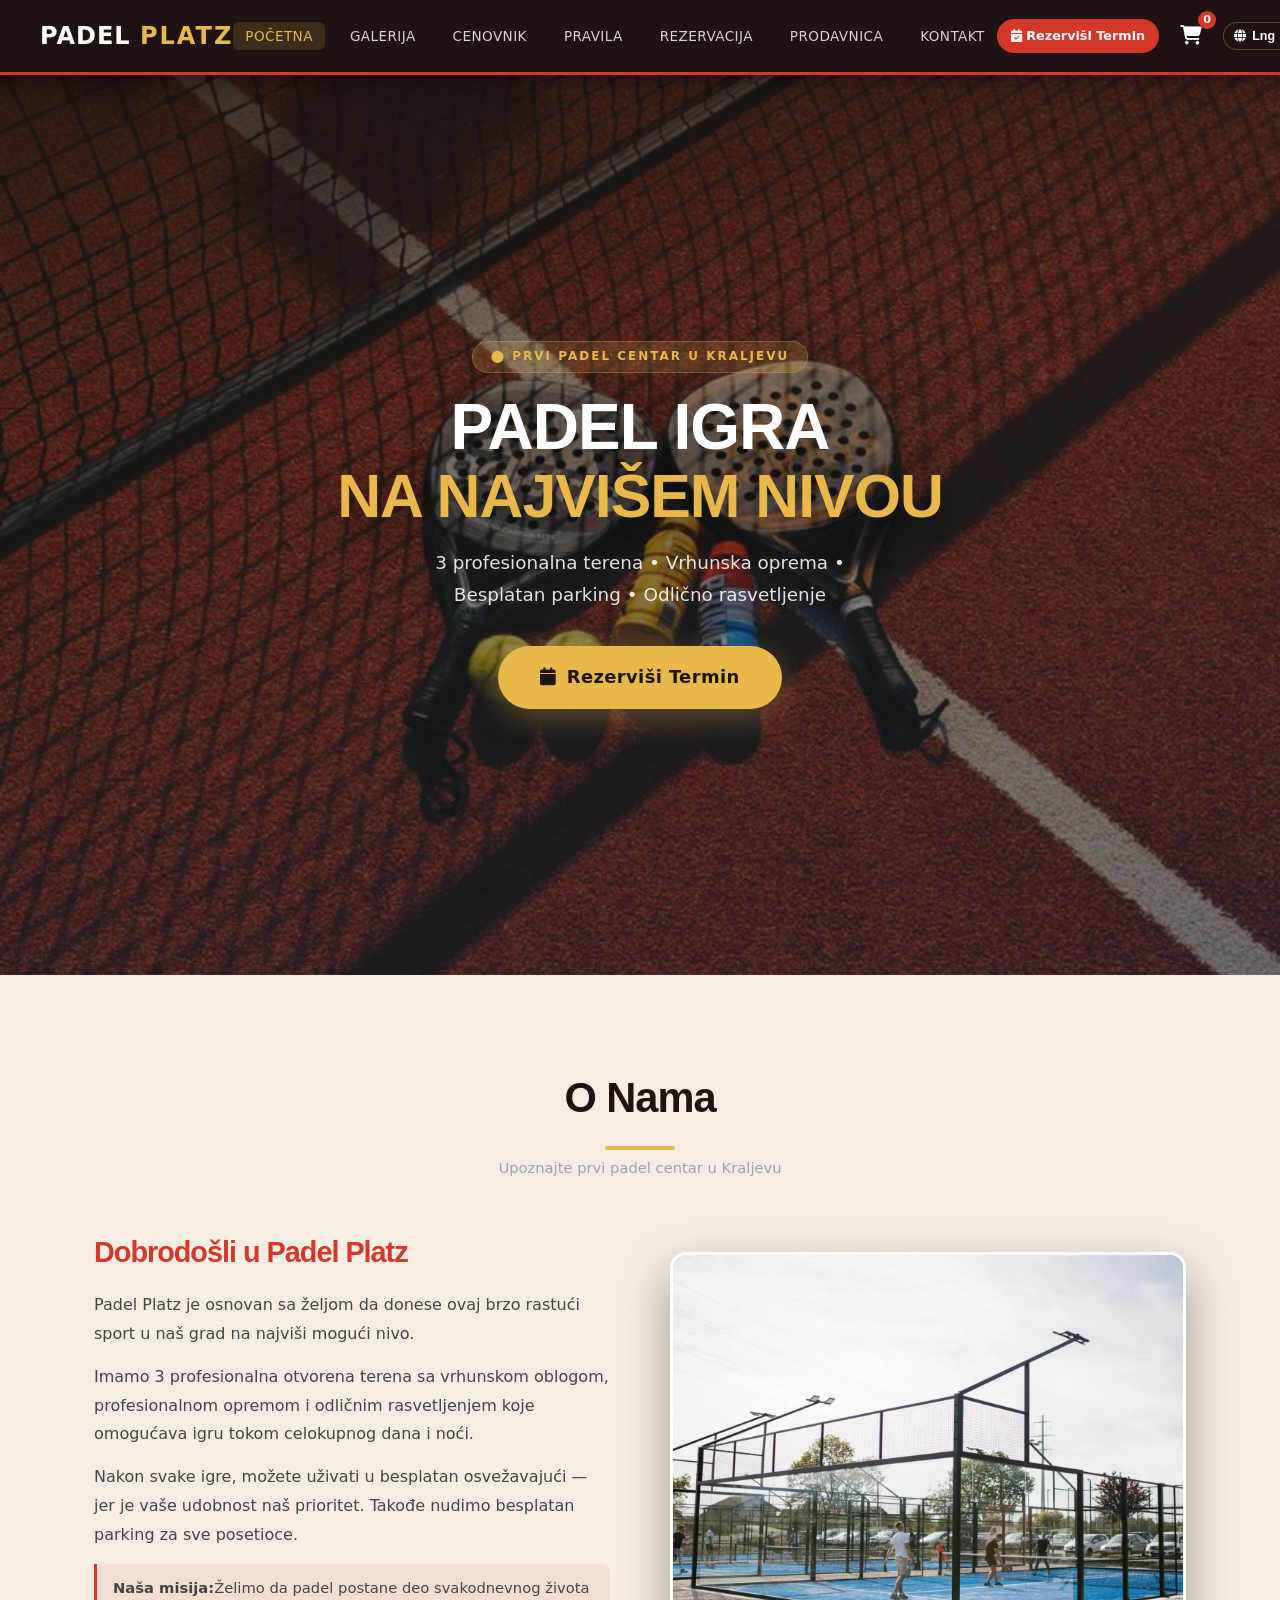
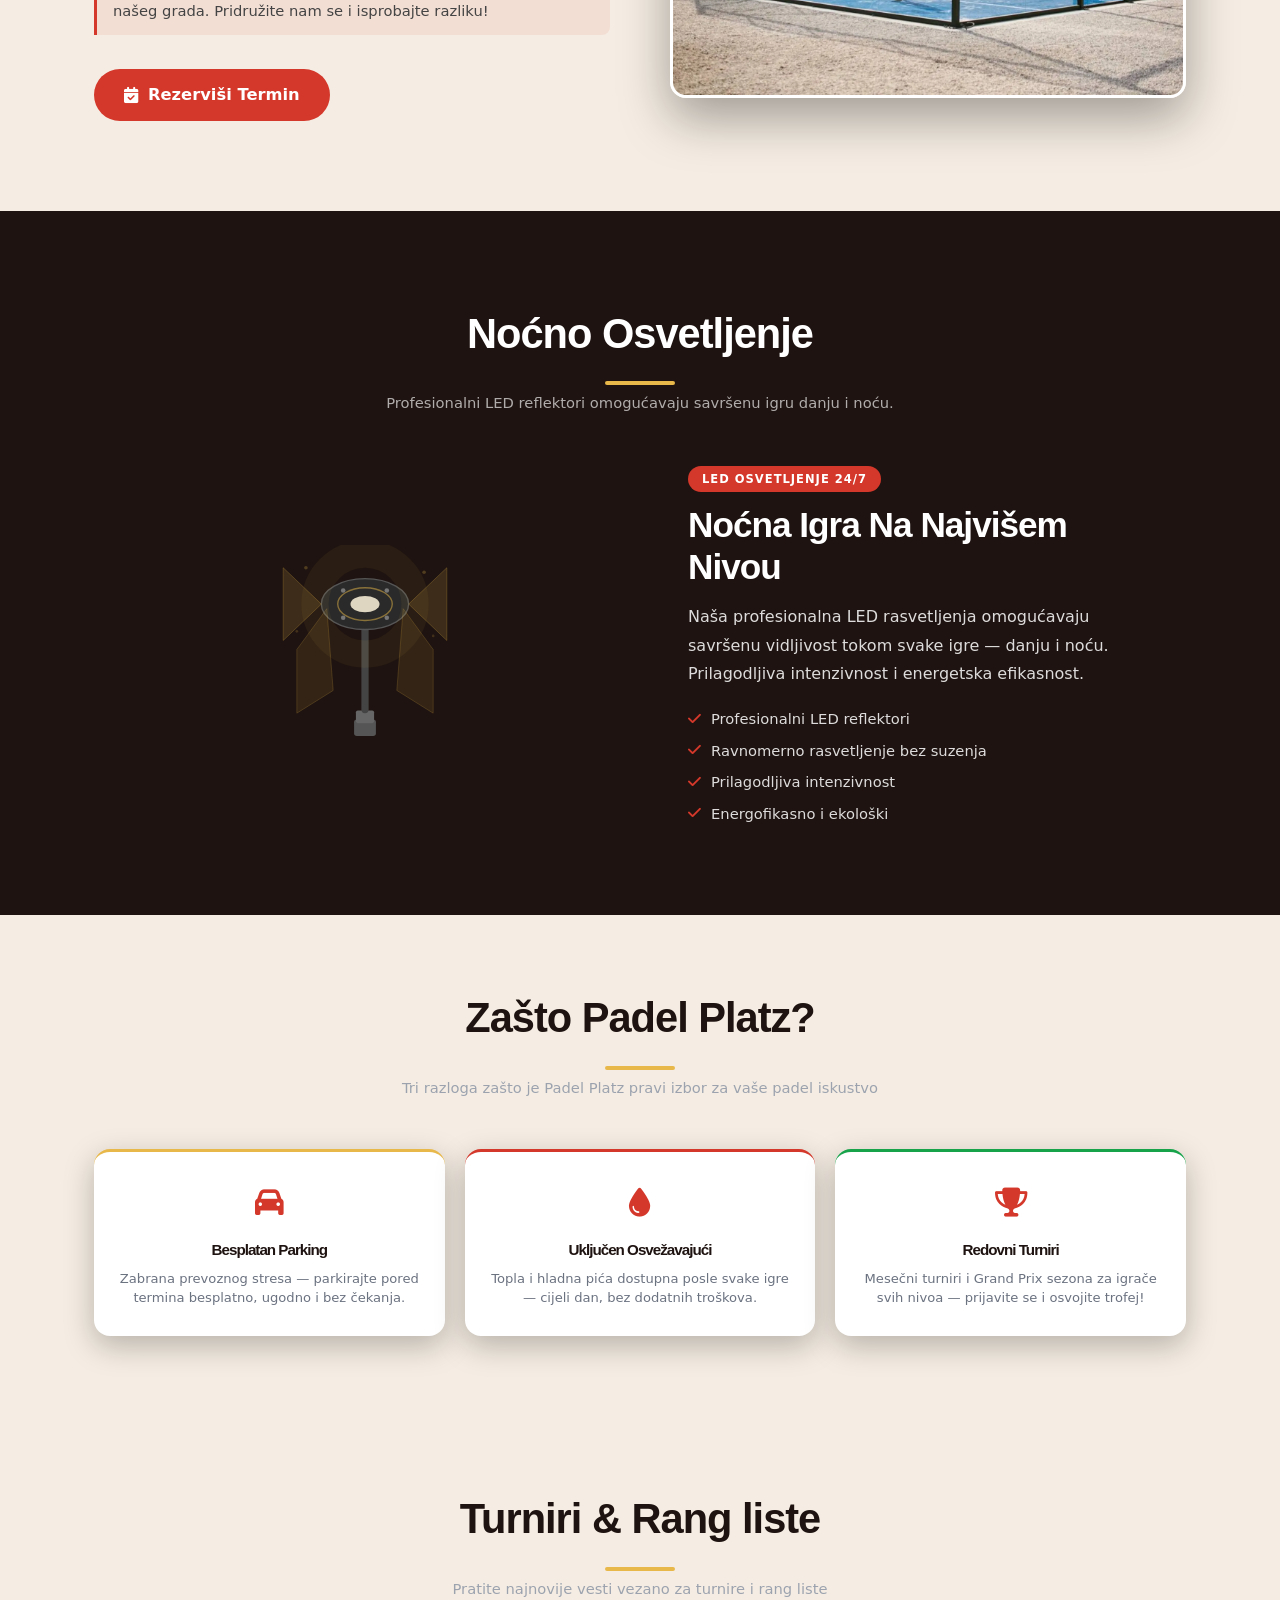
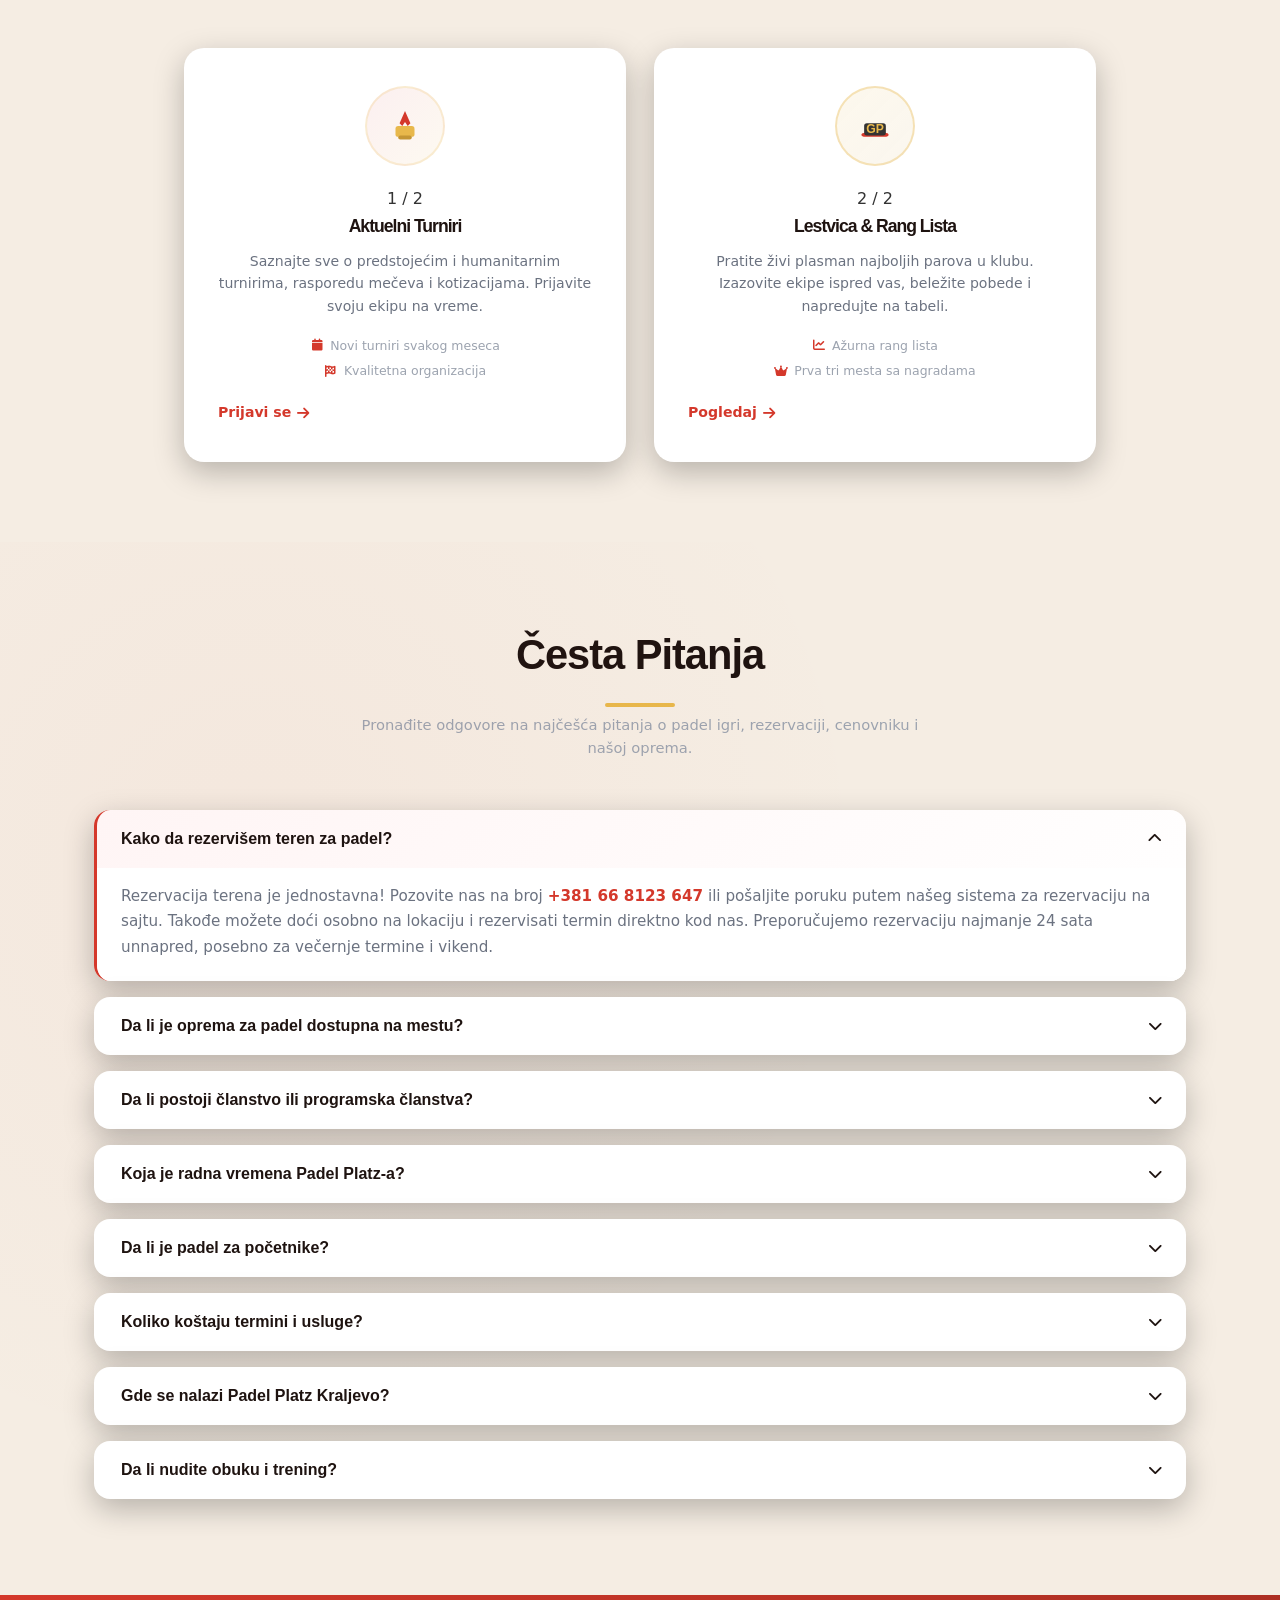
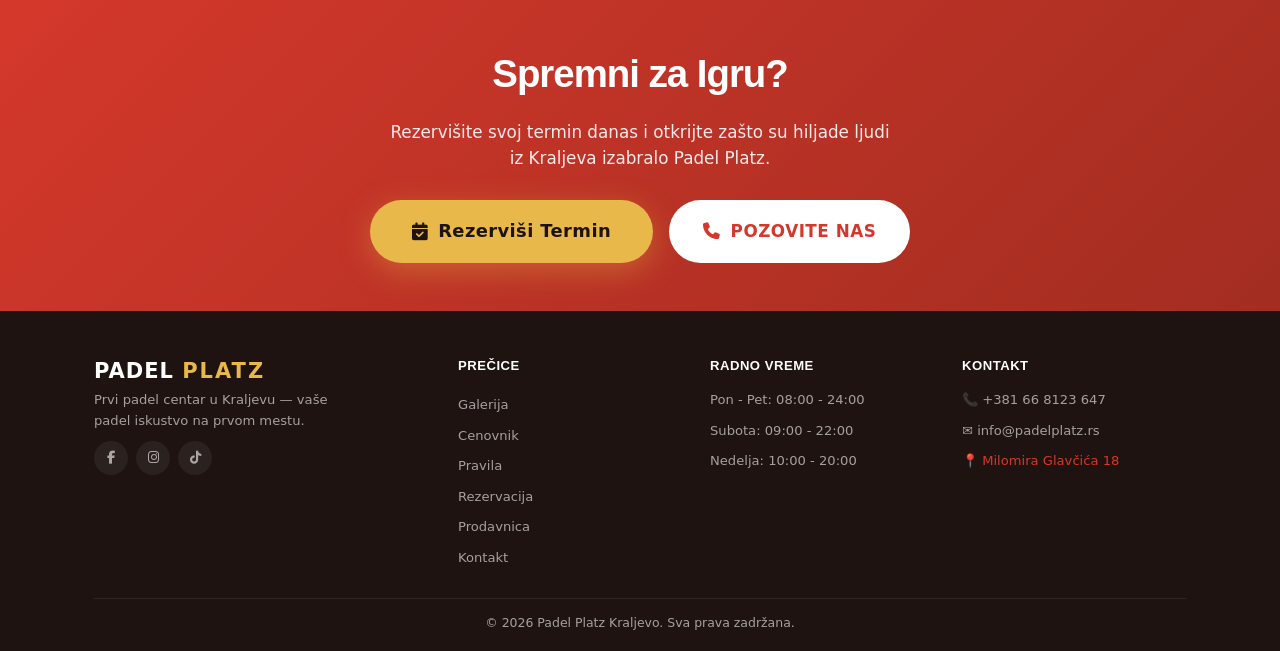
<file: index.html>
<!DOCTYPE html>
<html lang="sr">
<head>
 <meta charset="UTF-8">
 <meta name="viewport" content="width=device-width, initial-scale=1.0">
 <meta name="description" content="Padel Platz Kraljevo — Prvi padel centar u Kraljevu. 3 otvorena terena, vrhunska oprema, besplatan parking.">
 <meta property="og:title" content="Padel Platz Kraljevo">
 <meta property="og:description" content="3 otvorena padel terena • Vrhunska oprema • Besplatan parking">
 <title>Padel Platz Kraljevo</title>
 <link rel="stylesheet" href="style.css">
 <link rel="stylesheet" href="https://cdnjs.cloudflare.com/ajax/libs/font-awesome/6.6.0/css/all.min.css">
 <link rel="icon" type="image/svg+xml" href="images/favicon.svg">
</head>
<body>

<nav class="navbar">
<div class="nav-wrap">
 <a href="index.html" class="logo">PADEL <span>PLATZ</span></a>
<ul class="nav-links">
 <li><a href="index.html">Početna</a></li>
 <li><a href="galerija.html">Galerija</a></li>
 <li><a href="cenovnik.html">Cenovnik</a></li>
 <li><a href="pravila.html">Pravila</a></li>
 <li><a href="rezervacija.html">Rezervacija</a></li>
 <li><a href="shop.html">Prodavnica</a></li>
 <li><a href="kontakt.html">Kontakt</a></li>
 </ul>
  <div class="nav-right">
  <a href="rezervacija.html" class="btn-nav" data-i18n="nav.bookNav"><i class="fas fa-calendar-check"></i> Rezerviši Termin</a>
  <div class="cart-icon-container" onclick="toggleCart()">
    <i class="fas fa-shopping-cart"></i>
    <span id="cart-count">0</span>
  </div>
  <div class="lang-dropdown">
  <button class="lang-toggle" aria-label="Select language" aria-expanded="false">
    <i class="fas fa-globe"></i>
    <span>Lng</span>
    <i class="fas fa-chevron-down lang-chevron"></i>
  </button>
  <div class="lang-menu" hidden>
    <button class="lang-option active" data-lang="sr">
      <span class="lang-abbr">RS</span>
      <span class="lang-flag"><img src="images/flags/rs.webp" alt="RS"></span>
      <span class="lang-name">Srpski</span>
    </button>
    <button class="lang-option" data-lang="en">
      <span class="lang-abbr">GB</span>
      <span class="lang-flag"><img src="images/flags/gb.webp" alt="GB"></span>
      <span class="lang-name">English</span>
    </button>
    <button class="lang-option" data-lang="hr">
      <span class="lang-abbr">HR</span>
      <span class="lang-flag"><img src="images/flags/hr.webp" alt="HR"></span>
      <span class="lang-name">Hrvatski</span>
    </button>
    <button class="lang-option" data-lang="es">
      <span class="lang-abbr">ES</span>
      <span class="lang-flag"><img src="images/flags/es.webp" alt="ES"></span>
      <span class="lang-name">Español</span>
    </button>
    <button class="lang-option" data-lang="de">
      <span class="lang-abbr">DE</span>
      <span class="lang-flag"><img src="images/flags/de.webp" alt="DE"></span>
      <span class="lang-name">Deutsch</span>
    </button>
  </div>
</div>
 <button class="hamburger" id="hamburger-btn" aria-label="Menu"><i class="fas fa-bars"></i></button>
 </div>
 </div>
</nav>

<!-- ==================== HERO ==================== -->
<section class="hero">
 <img src="images/padel-hero.jfif" alt="Padel Platz Kraljevo" class="hero-bg">
 <div class="hero-overlay"></div>
 <div class="hero-content">
 <p class="hero-badge" data-i18n="hero.badge">⬤ PRVI PADEL CENTAR U KRALJEVU</p>
 <h1 data-i18n-html="hero.title">PADEL IGRA<br><span class="highlight" data-i18n="hero.title">NA NAJVIŠEM NIVOU</span></h1>
 <p class="hero-desc" data-i18n="hero.desc">3 profesionalna terena • Vrhunska oprema • Besplatan parking • Odlično rasvetljenje</p>
 <a href="rezervacija.html" class="btn-h" data-i18n="hero.cta"><i class="fas fa-calendar"></i> Rezerviši Termin</a>
 </div>
</section>

<!-- ==================== O NAMA NA INDEXU ==================== -->
<section class="about-section">
 <div class="container">
 <h2 class="st" data-i18n="about.title">O Nama</h2>
 <p class="ss" data-i18n="about.sub">Upoznajte prvi padel centar u Kraljevu</p>
 <div class="about-grid">
 <div class="about-text">
 <h3 data-i18n="about.mission">Dobrodošli u Padel Platz</h3>
 <p data-i18n="about.t1">Padel Platz je osnovan sa željom da donese ovaj brzo rastući sport u naš grad na najviši mogući nivo.</p>
 <p data-i18n="about.t2">Imamo 3 profesionalna otvorena terena sa vrhunskom oblogom, profesionalnom opremom i odličnim rasvetljenjem koje omogućava igru tokom celokupnog dana i noći.</p>
 <p data-i18n="about.t3">Nakon svake igre, možete uživati u besplatan osvežavajući — jer je vaše udobnost naš prioritet. Takođe nudimo besplatan parking za sve posetioce.</p>
 <div class="about-highlight">
 <strong data-i18n="about.mission">Naša misija:</strong><span data-i18n="about.mText">Želimo da padel postane deo svakodnevnog života našeg grada. Pridružite nam se i isprobajte razliku!</span>
 </div>
 <a href="rezervacija.html" class="btn-b" style="margin-top:20px;" data-i18n="about.cta"><i class="fas fa-calendar-check"></i> Rezerviši Termin</a>
 </div>
 <div class="about-img card">
 <img src="images/gallery_court4.webp" alt="Padel Platz Kraljevo — teren">
 </div>
 </div>
 </div>
</section>

<!-- ==================== OSLVETLJENJE SECTION ==================== -->
<section class="info-section osv">
 <div class="container">
 <h2 class="st st-w" data-i18n="lighting.title">Noćno Osvetljenje</h2>
 <p class="ss ss-w" data-i18n="lighting.subtitle">Profesionalni LED reflektori omogućavaju savršenu igru danju i noću.</p>
 <div class="info-grid">
 <div class="info-visual">
 <svg class="info-icon-svg" viewBox="0 0 200 220" xmlns="http://www.w3.org/2000/svg">
 <rect x="88" y="192" width="24" height="18" rx="3" fill="#555"/>
 <rect x="90" y="182" width="20" height="14" rx="2" fill="#666"/>
 <rect x="96" y="75" width="8" height="110" rx="4" fill="#444"/>
 <ellipse cx="100" cy="65" rx="48" ry="28" fill="#2a2a2a" stroke="#555" stroke-width="1.5"/>
 <polygon points="52,65 10,25 10,105" fill="rgba(232,184,75,0.15)" stroke="rgba(232,184,75,0.25)" stroke-width="1"/>
 <polygon points="148,65 190,25 190,105" fill="rgba(232,184,75,0.15)" stroke="rgba(232,184,75,0.25)" stroke-width="1"/>
 <polygon points="58,70 25,115 25,185 65,160" fill="rgba(232,184,75,0.1)" stroke="rgba(232,184,75,0.2)" stroke-width="1"/>
 <polygon points="142,70 175,115 175,185 135,160" fill="rgba(232,184,75,0.1)" stroke="rgba(232,184,75,0.2)" stroke-width="1"/>
 <ellipse cx="100" cy="65" rx="30" ry="18" fill="none" stroke="rgba(232,184,75,0.5)" stroke-width="1.5"/>
 <ellipse cx="100" cy="65" rx="16" ry="9" fill="rgba(255,245,220,0.85)"/>
 <circle cx="100" cy="65" r="55" fill="none" stroke="rgba(232,184,75,0.06)" stroke-width="30"/>
 <circle cx="76" cy="50" r="2.5" fill="#777"/>
 <circle cx="124" cy="50" r="2.5" fill="#777"/>
 <circle cx="76" cy="80" r="2.5" fill="#777"/>
 <circle cx="124" cy="80" r="2.5" fill="#777"/>
 <circle cx="35" cy="25" r="2" fill="#E8B84B" opacity="0.25"/>
 <circle cx="165" cy="30" r="2" fill="#E8B84B" opacity="0.25"/>
 <circle cx="25" cy="95" r="1.5" fill="#E8B84B" opacity="0.18"/>
 <circle cx="175" cy="100" r="1.5" fill="#E8B84B" opacity="0.18"/>
 </svg>
 </div>
 <div class="info-text" style="padding-left:20px;">
 <span class="info-tag">LED OSVETLJENJE 24/7</span>
 <h2 style="color:var(--white);">Noćna Igra Na Najvišem Nivou</h2>
 <p style="color:rgba(255,255,255,0.85);">Naša profesionalna LED rasvetljenja omogućavaju savršenu vidljivost tokom svake igre — danju i noću. Prilagodljiva intenzivnost i energetska efikasnost.</p>
 <ul class="info-features">
 <li><i class="fas fa-check" style="color:var(--primary)"></i> Profesionalni LED reflektori</li>
 <li><i class="fas fa-check" style="color:var(--primary)"></i> Ravnomerno rasvetljenje bez suzenja</li>
 <li><i class="fas fa-check" style="color:var(--primary)"></i> Prilagodljiva intenzivnost</li>
 <li><i class="fas fa-check" style="color:var(--primary)"></i> Energofikasno i ekološki</li>
 </ul>
 </div>
 </div>
 </div>
</section>

<!-- ==================== ZAŠTO PADEL PLATZ ==================== -->
<section class="features-section">
 <div class="container">
 <h2 class="st" data-i18n="features.title">Zašto Padel Platz?</h2>
 <p class="ss" data-i18n="features.desc">Tri razloga zašto je Padel Platz pravi izbor za vaše padel iskustvo</p>
 <div class="features-grid" style="grid-template-columns:repeat(3,1fr);">
 <div class="feature-card fc2">
 <div class="fi"><i class="fas fa-car"></i></div>
 <h3 data-i18n="features.parking">Besplatan Parking</h3>
 <p data-i18n="features.parkingDesc">Zabrana prevoznog stresa — parkirajte pored termina besplatno, ugodno i bez čekanja.</p>
 </div>
 <div class="feature-card fc1">
 <div class="fi"><i class="fas fa-tint"></i></div>
 <h3 data-i18n="features.drinks">Uključen Osvežavajući</h3>
 <p data-i18n="features.drinksDesc">Topla i hladna pića dostupna posle svake igre — cijeli dan, bez dodatnih troškova.</p>
 </div>
 <div class="feature-card fc3">
 <div class="fi"><i class="fas fa-trophy"></i></div>
 <h3 data-i18n="features.tourn">Redovni Turniri</h3>
 <p data-i18n="features.tournDesc">Mesečni turniri i Grand Prix sezona za igrače svih nivoa — prijavite se i osvojite trofej!</p>
 </div>
 </div>
 </div>
</section>

<!-- ==================== KLUPSKA TAKMIČENJA ==================== -->
<section class="tak-section">
 <div class="container">
 <div class="tak-header">
 <h2 class="st" data-i18n="tournaments.title">Turniri & Rang liste</h2>
 <p class="ss" data-i18n="tournaments.desc">Pratite najnovije vesti vezano za turnire i rang liste</p>
 </div>
 <div class="tak-grid">
 <div class="tak-card">
 <div class="tak-icon">
 <svg viewBox="0 0 28 28" xmlns="http://www.w3.org/2000/svg">
 <path d="M14 3 L18 12 L16 14 L14 11 L12 14 L10 12 Z" fill="#D4382B"/>
 <rect x="7" y="14" width="14" height="8" rx="2" fill="#E8B84B"/>
 <rect x="9" y="21" width="10" height="3" rx="1.5" fill="#C49635"/>
 </svg>
 </div>
 <div class="tak-step" data-i18n="tournaments.card1.step">1 / 2</div>
 <h3 data-i18n="tournaments.card1.title">Aktuelni Turniri</h3>
 <p data-i18n="tournaments.card1.desc">Saznajte sve o predstojećim i humanitarnim turnirima, rasporedu mečeva i kotizacijama. Prijavite svoju ekipu na vreme.</p>
 <div class="tak-meta">
 <span><i class="fas fa-calendar"></i><span data-i18n="tournaments.card1.meta1">Novi turniri svakog meseca</span></span>
 <span><i class="fas fa-flag-checkered"></i><span data-i18n="tournaments.card1.meta2">Kvalitetna organizacija</span></span>
 </div>
 <a href="turniri.html" class="tak-link" data-i18n="tournaments.card1.link">Prijavi se <i class="fas fa-arrow-right"></i></a>
 </div>

 <div class="tak-card">
 <div class="tak-icon tak-icon-2">
 <svg viewBox="0 0 28 28" xmlns="http://www.w3.org/2000/svg">
 <rect x="4" y="19" width="20" height="3" rx="3" fill="#D4382B"/>
 <rect x="6" y="12" width="16" height="9" rx="2" fill="#333"/>
 <text x="14" y="19" text-anchor="middle" font-size="9" font-weight="900" fill="#E8B84B" font-family="Arial, sans-serif">GP</text>
 </svg>
 </div>
 <div class="tak-step" data-i18n="tournaments.card2.step">2 / 2</div>
 <h3 data-i18n="tournaments.card2.title">Lestvica &amp; Rang Lista</h3>
 <p data-i18n="tournaments.card2.desc">Pratite živi plasman najboljih parova u klubu. Izazovite ekipe ispred vas, beležite pobede i napredujte na tabeli.</p>
 <div class="tak-meta">
 <span><i class="fas fa-chart-line"></i><span data-i18n="tournaments.card2.meta1">Ažurna rang lista</span></span>
 <span><i class="fas fa-crown"></i><span data-i18n="tournaments.card2.meta2">Prva tri mesta sa nagradama</span></span>
 </div>
 <a href="rang-lista.html" class="tak-link" data-i18n="tournaments.card2.link">Pogledaj <i class="fas fa-arrow-right"></i></a>
 </div>
 </div>
 </div>
</section>

<!-- ==================== ČESTA PITANJA (FAQ) ==================== -->
<section class="faq-section">
 <div class="container">
 <h2 class="st" data-i18n="faq.title">Česta Pitanja</h2>
 <p class="ss" data-i18n="faq.desc">Pronađite odgovore na najčešća pitanja o padel igri, rezervaciji, cenovniku i našoj oprema.</p>
 <div class="faq-container">

 <div class="faq-item active">
 <button class="faq-question" aria-expanded="true">
 <span data-i18n="faq.q1">Kako da rezervišem teren za padel?</span>
 <i class="fas fa-chevron-down"></i>
 </button>
 <div class="faq-answer">
 <p data-i18n="faq.a1">Rezervacija terena je jednostavna! Pozovite nas na broj <strong>+381 66 8123 647</strong> ili pošaljite poruku putem našeg sistema za rezervaciju na sajtu. Takođe možete doći osobno na lokaciju i rezervisati termin direktno kod nas. Preporučujemo rezervaciju najmanje 24 sata unnapred, posebno za večernje termine i vikend.</p>
 </div>
 </div>

 <div class="faq-item">
 <button class="faq-question" aria-expanded="false">
 <span data-i18n="faq.q2">Da li je oprema za padel dostupna na mestu?</span>
 <i class="fas fa-chevron-down"></i>
 </button>
 <div class="faq-answer">
 <p data-i18n="faq.a2">Da! Naš centar nudi potpunu opremu za iznajmljivanje — palaćke, lopta i pristup terenima. Imamo visokokvalitetnu opremu dostupnu za sve naše goste. Ako imate sopstvenu opremu, slobodno je koristite. Detaljnije informacije o opremi možete naći u našem cenovniku.</p>
 </div>
 </div>

 <div class="faq-item">
 <button class="faq-question" aria-expanded="false">
 <span data-i18n="faq.q3">Da li postoji članstvo ili programska članstva?</span>
 <i class="fas fa-chevron-down"></i>
 </button>
 <div class="faq-answer">
 <p data-i18n="faq.a3">Da, nudimo različite nivo članstva prilagođena vašim potrebama — od mesečnog do godišnjeg članstva sa posebnim popustima na termine i dodatnim pogodnostima. Posetite nas ili nas kontaktirajte za detaljne informacije o aktuelnim ponudama članstava.</p>
 </div>
 </div>

 <div class="faq-item">
 <button class="faq-question" aria-expanded="false">
 <span data-i18n="faq.q4">Koja je radna vremena Padel Platz-a?</span>
 <i class="fas fa-chevron-down"></i>
 </button>
 <div class="faq-answer">
 <p data-i18n="faq.a4">Naš radni sati je sledeći:</p>
 <ul>
 <li><strong>Ponedeljak – Petak:</strong> 08:00 – 24:00</li>
 <li><strong>Subota:</strong> 09:00 – 22:00</li>
 <li><strong>Nedelja:</strong> 10:00 – 20:00</li>
 </ul>
 <p>Termini su dostupni tokom celokupnog radnog vremena. Rezervišite termin zainteresuje vas igra van navedenog radnog vremena.</p>
 </div>
 </div>

 <div class="faq-item">
 <button class="faq-question" aria-expanded="false">
 <span data-i18n="faq.q5">Da li je padel za početnike?</span>
 <i class="fas fa-chevron-down"></i>
 </button>
 <div class="faq-answer">
 <p data-i18n="faq.a5">Apsolutno! Padel je sport koji je lako naučiti i idealan za početnike. Mi nudimo uvodne termine i pratenu obuku za sve koji žele da počnu. Naši tereni su prilagođeni igračima svih nivoa — od potpunih početnika do zahtevnih igrača. Samo dođite i uživajte!</p>
 </div>
 </div>

 <div class="faq-item">
 <button class="faq-question" aria-expanded="false">
 <span data-i18n="faq.q6">Koliko koštaju termini i usluge?</span>
 <i class="fas fa-chevron-down"></i>
 </button>
<div class="faq-answer">
  <p data-i18n="faq.a6">Cenovnik je sledeći:</p>
  <ul>
  <li><strong>Radni dan (08:00–16:00):</strong> <span data-price-rsd="1200" data-price-type="weekday">1.200 RSD</span>/h</li>
  <li><strong>Večernji termini i vikend:</strong> <span data-price-rsd="1500" data-price-type="evwe">1.500 RSD</span>/h</li>
  <li><strong>Grupni termini (od 4 igrača):</strong> <span data-price-rsd="3400" data-price-type="group">3.400 RSD</span>/h</li>
  </ul>
  <p>Popusti se primenjuju za članove kluba i prijavljene turnire. Za detaljnije informacije pogledajte naš <a href="cenovnik.html">cenovnik</a>.</p>
  </div>
 </div>

 <div class="faq-item">
 <button class="faq-question" aria-expanded="false">
 <span data-i18n="faq.q7">Gde se nalazi Padel Platz Kraljevo?</span>
 <i class="fas fa-chevron-down"></i>
 </button>
 <div class="faq-answer">
 <p data-i18n="faq.a7">Padel Platz se nalazi na adresi <strong>Milomira Glavčića 18, Kraljevo</strong>. Lokacija je lako dostupna automobilom i javnim prevozom. Za detaljnu mapu pogledajte našu <a href="kontakt.html">stranicu sa kartom</a>.</p>
 </div>
 </div>

 <div class="faq-item">
 <button class="faq-question" aria-expanded="false">
 <span data-i18n="faq.q8">Da li nudite obuku i trening?</span>
 <i class="fas fa-chevron-down"></i>
 </button>
 <div class="faq-answer">
 <p data-i18n="faq.a8">Da! Nudimo individualne i grupne obuke sa iskusnim trenerima. Takođe redovno organizujemo radione za početnike i napredne igrače. Kontaktirajte nas za raspored i cene obuke.</p>
 </div>
 </div>

 </div>
 </div>
</section>

<!-- ==================== CTA ==================== -->
<section class="cta-section">
 <div class="container">
 <h2 data-i18n="cta.title">Spremni za Igru?</h2>
 <p data-i18n="cta.desc">Rezervišite svoj termin danas i otkrijte zašto su hiljade ljudi iz Kraljeva izabralo Padel Platz.</p>
 <div style="display:flex;gap:16px;justify-content:center;flex-wrap:wrap;margin-top:28px;">
 <a href="rezervacija.html" class="btn-h" data-i18n="hero.cta"><i class="fas fa-calendar-check"></i> Rezerviši Termin</a>
 <a href="kontakt.html" class="btn-w" data-i18n="cta.cBtn"><i class="fas fa-phone"></i> Pozovite Nas</a>
 </div>
 </div>
</section>

<!-- ==================== FOOTER ==================== -->
<footer class="footer">
  <div class="container">
  <div class="footer-grid">
  <div class="fb">
  <a href="index.html" class="logo">PADEL <span>PLATZ</span></a>
  <p data-i18n="footer.about">Prvi padel centar u Kraljevu — vaše padel iskustvo na prvom mestu.</p>
  <div class="social-links">
  <a href="https://www.facebook.com/people/Padel-Platz/61575166736911" target="_blank" rel="noopener" aria-label="Facebook"><i class="fab fa-facebook-f"></i></a>
  <a href="https://www.instagram.com/padelplatz/" target="_blank" rel="noopener" aria-label="Instagram"><i class="fab fa-instagram"></i></a>
  <a href="https://www.tiktok.com/@padel.platz" target="_blank" rel="noopener" aria-label="TikTok"><i class="fab fa-tiktok"></i></a>
  </div>
  </div>
  <div>
  <h4 data-i18n="footer.links">Prečice</h4>
   <ul class="footer-links">
   <li><a href="index.html" data-i18n="nav.home">Početna</a></li>
   <li><a href="galerija.html" data-i18n="nav.gallery">Galerija</a></li>
   <li><a href="cenovnik.html" data-i18n="nav.pricing">Cenovnik</a></li>
   <li><a href="pravila.html" data-i18n="nav.rules">Pravila</a></li>
   <li><a href="rezervacija.html" data-i18n="nav.booking">Rezervacija</a></li>
   <li><a href="shop.html" data-i18n="nav.shop">Prodavnica</a></li>
   <li><a href="kontakt.html" data-i18n="nav.contact">Kontakt</a></li>
   </ul>
   </div>
   <div>
   <h4 data-i18n="footer.hours">Radno Vreme</h4>
   <ul class="footer-links">
   <li><a href="#"><span data-i18n="footer.monFri">Pon - Pet: 08:00 - 24:00</span></a></li>
   <li><a href="#"><span data-i18n="footer.sat">Subota: 09:00 - 22:00</span></a></li>
   <li><a href="#"><span data-i18n="footer.sun">Nedelja: 10:00 - 20:00</span></a></li>
   </ul>
   </div>
   <div>
   <h4 data-i18n="footer.contactTitle">Kontakt</h4>
   <ul class="footer-links">
   <li><a href="tel:+381668123647">📞 +381 66 8123 647</a></li>
   <li><a href="mailto:info@padelplatz.rs">✉ info@padelplatz.rs</a></li>
   <li><a href="https://www.google.com/maps/@43.7214157,20.6823418,591m/data=!3m1!1e3?entry=ttu&g_ep=EgoyMDI2MDUwNi4wIKXMDSoASAFQAw%3D%3D" target="_blank" rel="noopener" style="color:var(--primary)">📍 Milomira Glavčića 18</a></li>
   </ul>
   </div>
   </div>
   <div class="footer-bottom">
  <p>&copy; <span id="cy">2026</span> Padel Platz Kraljevo. Sva prava zadržana.</p>
  </div>
  </div>
</footer>

<div class="mobile-menu" id="mobileMenu">
 <button class="mobile-close" aria-label="Zatvori">&times;</button>
 <a href="index.html">🏠 Početna</a>
  <a href="galerija.html">📸 Galerija</a>
  <a href="cenovnik.html">💰 Cenovnik</a>
  <a href="pravila.html">📋 Pravila</a>
  <a href="rezervacija.html">📅 Rezervacija</a>
  <a href="shop.html">🛒 Prodavnica</a>
  <a href="kontakt.html">📞 Kontakt</a>
  <a href="rezervacija.html" class="mm-btn">✅ Rezerviši Termin</a>
</div>

<script src="main.js"></script>
<script src="cart.js"></script>
</body>
</html>
</file>
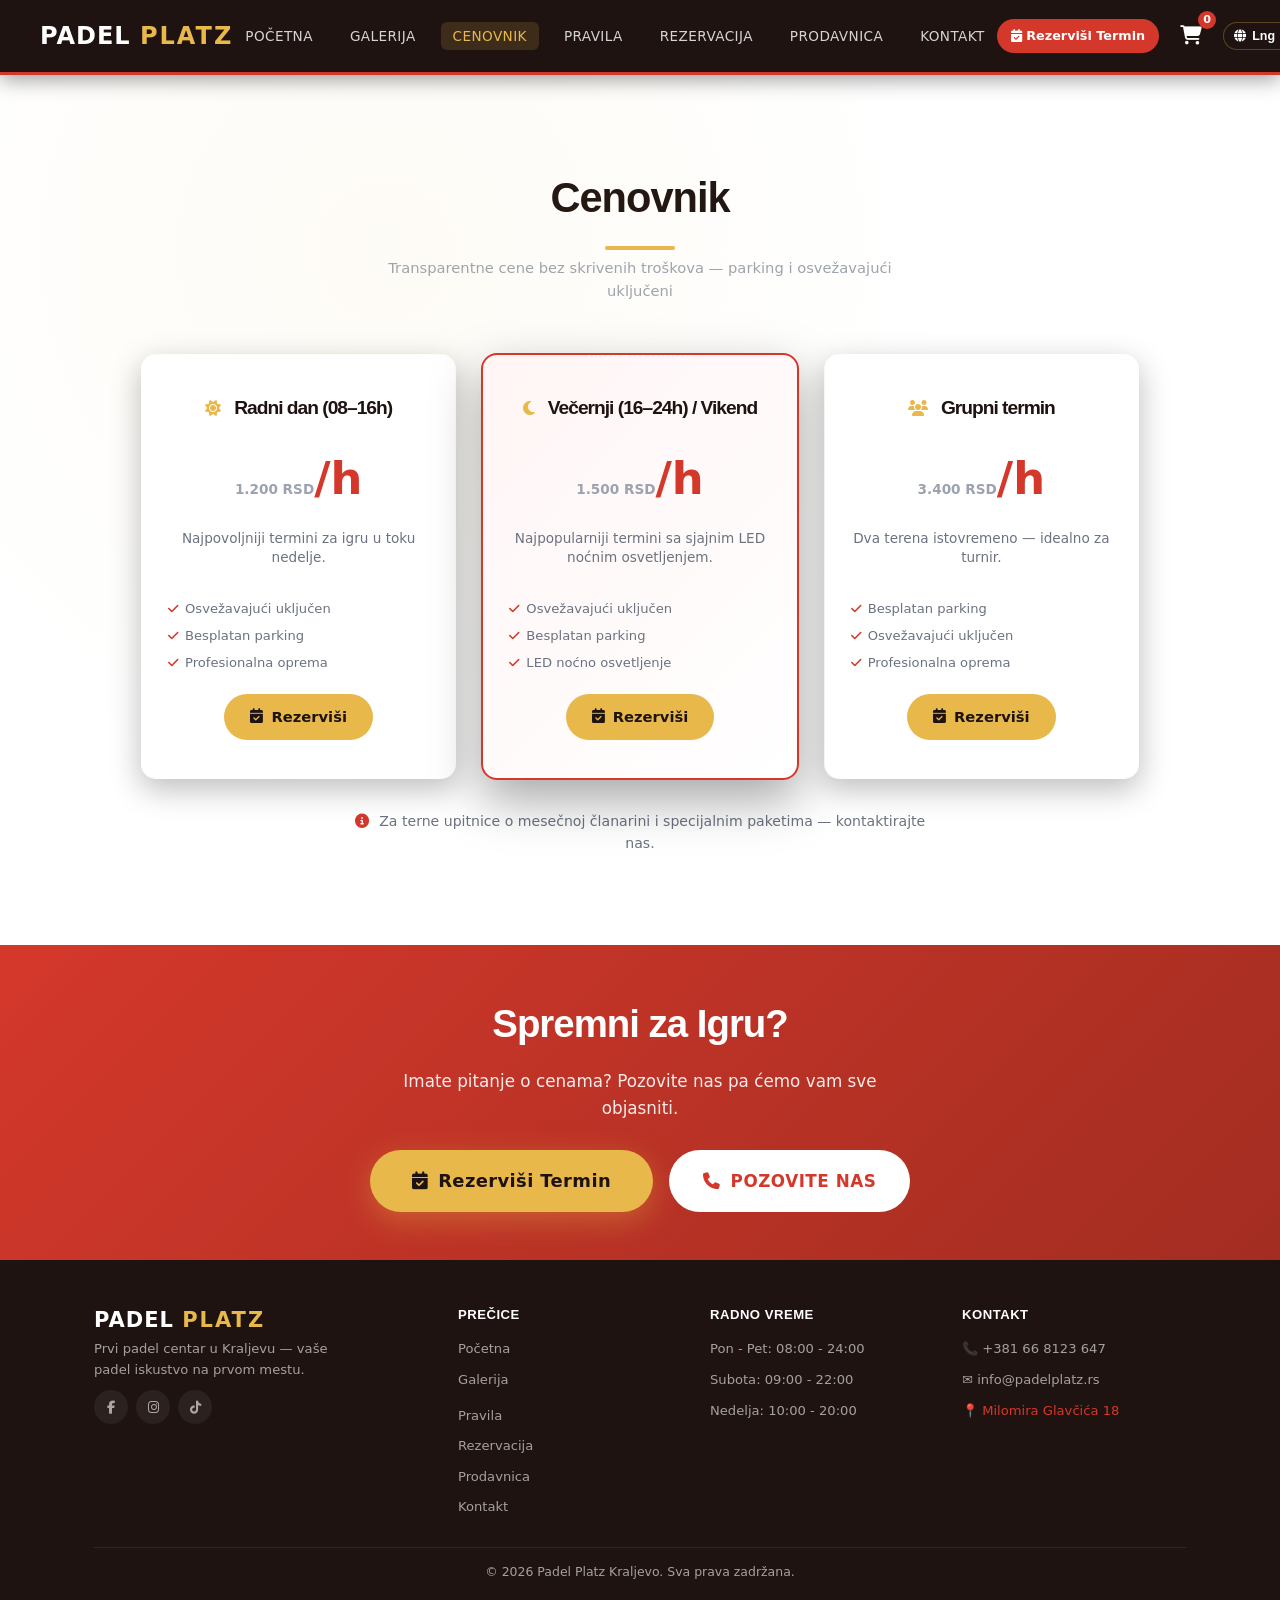
<file: cenovnik.html>
<!DOCTYPE html>
<html lang="sr">
<head>
 <meta charset="UTF-8">
 <meta name="viewport" content="width=device-width, initial-scale=1.0">
 <meta name="description" content="Cenovnik padel termina — Radni dan 2.000 RSD/h, Večernji 2.500 RSD/h, Vikend 2.500 RSD/h.">
 <meta property="og:title" content="Cenovnik - Padel Platz Kraljevo">
 <title>Cenovnik - Padel Platz Kraljevo</title>
 <link rel="stylesheet" href="style.css">
 <link rel="stylesheet" href="https://cdnjs.cloudflare.com/ajax/libs/font-awesome/6.6.0/css/all.min.css">
 <link rel="icon" type="image/svg+xml" href="images/favicon.svg">
</head>
<body>

<nav class="navbar">
 <div class="nav-wrap">
<a href="index.html" class="logo">PADEL <span>PLATZ</span></a>
<ul class="nav-links">
 <li><a href="index.html">Početna</a></li>
 <li><a href="galerija.html">Galerija</a></li>
 <li><a href="cenovnik.html">Cenovnik</a></li>
 <li><a href="pravila.html">Pravila</a></li>
 <li><a href="rezervacija.html">Rezervacija</a></li>
 <li><a href="shop.html">Prodavnica</a></li>
 <li><a href="kontakt.html">Kontakt</a></li>
 </ul>
<div class="nav-right">
  <a href="rezervacija.html" class="btn-nav" data-i18n="nav.bookNav"><i class="fas fa-calendar-check"></i> Rezerviši Termin</a>
  <div class="cart-icon-container" onclick="toggleCart()">
    <i class="fas fa-shopping-cart"></i>
    <span id="cart-count">0</span>
  </div>
  <div class="lang-dropdown">
  <button class="lang-toggle" aria-label="Select language" aria-expanded="false">
    <i class="fas fa-globe"></i>
    <span>Lng</span>
    <i class="fas fa-chevron-down lang-chevron"></i>
  </button>
  <div class="lang-menu" hidden>
    <button class="lang-option active" data-lang="sr">
      <span class="lang-abbr">RS</span>
      <span class="lang-flag"><img src="images/flags/rs.webp" alt="RS"></span>
      <span class="lang-name">Srpski</span>
    </button>
    <button class="lang-option" data-lang="en">
      <span class="lang-abbr">GB</span>
      <span class="lang-flag"><img src="images/flags/gb.webp" alt="GB"></span>
      <span class="lang-name">English</span>
    </button>
    <button class="lang-option" data-lang="hr">
      <span class="lang-abbr">HR</span>
      <span class="lang-flag"><img src="images/flags/hr.webp" alt="HR"></span>
      <span class="lang-name">Hrvatski</span>
    </button>
    <button class="lang-option" data-lang="es">
      <span class="lang-abbr">ES</span>
      <span class="lang-flag"><img src="images/flags/es.webp" alt="ES"></span>
      <span class="lang-name">Español</span>
    </button>
    <button class="lang-option" data-lang="de">
      <span class="lang-abbr">DE</span>
      <span class="lang-flag"><img src="images/flags/de.webp" alt="DE"></span>
      <span class="lang-name">Deutsch</span>
    </button>
  </div>
</div>
 <button class="hamburger" id="hamburger-btn" aria-label="Menu"><i class="fas fa-bars"></i></button>
 </div>
 </div>
</nav>

<section class="pricing-section">
 <div class="container">
 <h2 class="st" data-i18n="pricing.title">Cenovnik</h2>
 <p class="ss" data-i18n="pricing.desc">Transparentne cene bez skrivenih troškova — parking i osvežavajući uključeni</p>

<div class="pricing-grid">
  <div class="pricing-card card">
  <h3><i class="fas fa-sun" style="color:var(--accent);margin-right:6px;font-size:1rem;"></i><span data-i18n="pricing.weekday">Radni dan (08–16h)</span></h3>
  <div class="price"><span data-price-rsd="1200" data-price-type="weekday">1.200 RSD</span>/h</div>
  <p class="desc" data-i18n="pricing.d1">Najpovoljniji termini za igru u toku nedelje.</p>
  <ul class="pricing-includes">
  <li><i class="fas fa-check"></i><span data-i18n="pricing.i1">Osvežavajući uključen</span></li>
  <li><i class="fas fa-check"></i><span data-i18n="pricing.i2">Besplatan parking</span></li>
  <li><i class="fas fa-check"></i><span data-i18n="pricing.i3">Profesionalna oprema</span></li>
  </ul>
  <a href="rezervacija.html" class="btn-r" data-i18n="hero.cta"><i class="fas fa-calendar-check"></i> Rezerviši</a>
  </div>

  <div class="pricing-card card featured">
  <h3><i class="fas fa-moon" style="color:var(--accent);margin-right:6px;font-size:1rem;"></i><span data-i18n="pricing.evwe">Večernji (16–24h) / Vikend</span></h3>
  <div class="price"><span data-price-rsd="1500" data-price-type="evwe">1.500 RSD</span>/h</div>
  <p class="desc" data-i18n="pricing.d2">Najpopularniji termini sa sjajnim LED noćnim osvetljenjem.</p>
  <ul class="pricing-includes">
  <li><i class="fas fa-check"></i><span data-i18n="pricing.i1">Osvežavajući uključen</span></li>
  <li><i class="fas fa-check"></i><span data-i18n="pricing.i2">Besplatan parking</span></li>
  <li><i class="fas fa-check"></i><span data-i18n="pricing.i4">LED noćno osvetljenje</span></li>
  </ul>
  <a href="rezervacija.html" class="btn-r" data-i18n="hero.cta"><i class="fas fa-calendar-check"></i> Rezerviši</a>
  </div>

  <div class="pricing-card card">
  <h3><i class="fas fa-users" style="color:var(--accent);margin-right:6px;font-size:1rem;"></i><span data-i18n="pricing.group">Grupni termin</span></h3>
  <div class="price"><span data-price-rsd="3400" data-price-type="group">3.400 RSD</span>/h</div>
  <p class="desc" data-i18n="pricing.d3">Dva terena istovremeno — idealno za turnir.</p>
  <ul class="pricing-includes">
  <li><i class="fas fa-check"></i><span data-i18n="pricing.i2">Besplatan parking</span></li>
  <li><i class="fas fa-check"></i><span data-i18n="pricing.i1">Osvežavajući uključen</span></li>
  <li><i class="fas fa-check"></i><span data-i18n="pricing.i3">Profesionalna oprema</span></li>
  </ul>
  <a href="rezervacija.html" class="btn-r" data-i18n="hero.cta"><i class="fas fa-calendar-check"></i> Rezerviši</a>
  </div>
  </div>



 <p style="text-align:center;margin-top:30px;color:var(--gray-dark);font-size:0.88rem;max-width:600px;margin-left:auto;margin-right:auto;">
 <i class="fas fa-info-circle" style="color:var(--primary);margin-right:6px;"></i>
 Za terne upitnice o mesečnoj članarini i specijalnim paketima — kontaktirajte nas.
 </p>
 </div>
</section>

<section class="cta-section">
 <div class="container">
 <h2>Spremni za Igru?</h2>
 <p>Imate pitanje o cenama? Pozovite nas pa ćemo vam sve objasniti.</p>
 <div style="display:flex;gap:16px;justify-content:center;flex-wrap:wrap;margin-top:28px;">
 <a href="rezervacija.html" class="btn-h"><i class="fas fa-calendar-check"></i> Rezerviši Termin</a>
 <a href="kontakt.html" class="btn-w"><i class="fas fa-phone"></i> Pozovite Nas</a>
 </div>
 </div>
</section>

<footer class="footer">
  <div class="container">
  <div class="footer-grid">
  <div class="fb">
  <a href="index.html" class="logo">PADEL <span>PLATZ</span></a>
  <p data-i18n="footer.about">Prvi padel centar u Kraljevu — vaše padel iskustvo na prvom mestu.</p>
  <div class="social-links">
  <a href="https://www.facebook.com/people/Padel-Platz/61575166736911" target="_blank" rel="noopener" aria-label="Facebook"><i class="fab fa-facebook-f"></i></a>
  <a href="https://www.instagram.com/padelplatz/" target="_blank" rel="noopener" aria-label="Instagram"><i class="fab fa-instagram"></i></a>
  <a href="https://www.tiktok.com/@padel.platz" target="_blank" rel="noopener" aria-label="TikTok"><i class="fab fa-tiktok"></i></a>
  </div>
  </div>
  <div>
  <h4 data-i18n="footer.links">Prečice</h4>
   <ul class="footer-links">
   <li><a href="index.html" data-i18n="nav.home">Početna</a></li>
   <li><a href="galerija.html" data-i18n="nav.gallery">Galerija</a></li>
   <li><a href="cenovnik.html" data-i18n="nav.pricing">Cenovnik</a></li>
   <li><a href="pravila.html" data-i18n="nav.rules">Pravila</a></li>
   <li><a href="rezervacija.html" data-i18n="nav.booking">Rezervacija</a></li>
   <li><a href="shop.html" data-i18n="nav.shop">Prodavnica</a></li>
   <li><a href="kontakt.html" data-i18n="nav.contact">Kontakt</a></li>
   </ul>
   </div>
   <div>
   <h4 data-i18n="footer.hours">Radno Vreme</h4>
   <ul class="footer-links">
   <li><a href="#"><span data-i18n="footer.monFri">Pon - Pet: 08:00 - 24:00</span></a></li>
   <li><a href="#"><span data-i18n="footer.sat">Subota: 09:00 - 22:00</span></a></li>
   <li><a href="#"><span data-i18n="footer.sun">Nedelja: 10:00 - 20:00</span></a></li>
   </ul>
   </div>
   <div>
   <h4 data-i18n="footer.contactTitle">Kontakt</h4>
   <ul class="footer-links">
   <li><a href="tel:+381668123647">📞 +381 66 8123 647</a></li>
   <li><a href="mailto:info@padelplatz.rs">✉ info@padelplatz.rs</a></li>
   <li><a href="https://www.google.com/maps/@43.7214157,20.6823418,591m/data=!3m1!1e3?entry=ttu&g_ep=EgoyMDI2MDUwNi4wIKXMDSoASAFQAw%3D%3D" target="_blank" rel="noopener" style="color:var(--primary)">📍 Milomira Glavčića 18</a></li>
    </ul>
    </div>
    </div>
    <div class="footer-bottom">
  <p>&copy; <span id="cy">2026</span> Padel Platz Kraljevo. Sva prava zadržana.</p>
  </div>
  </div>
</footer>

<div class="mobile-menu" id="mobileMenu">
 <button class="mobile-close" aria-label="Zatvori">&times;</button>
 <a href="index.html">🏠 Početna</a>
  <a href="galerija.html">📸 Galerija</a>
  <a href="cenovnik.html">💰 Cenovnik</a>
  <a href="pravila.html">📋 Pravila</a>
  <a href="rezervacija.html">📅 Rezervacija</a>
  <a href="shop.html">🛒 Prodavnica</a>
  <a href="kontakt.html">📞 Kontakt</a>
  <a href="rezervacija.html" class="mm-btn">✅ Rezerviši Termin</a>
</div>

<script src="main.js"></script>
<script src="cart.js"></script>
</body>
</html>
</file>
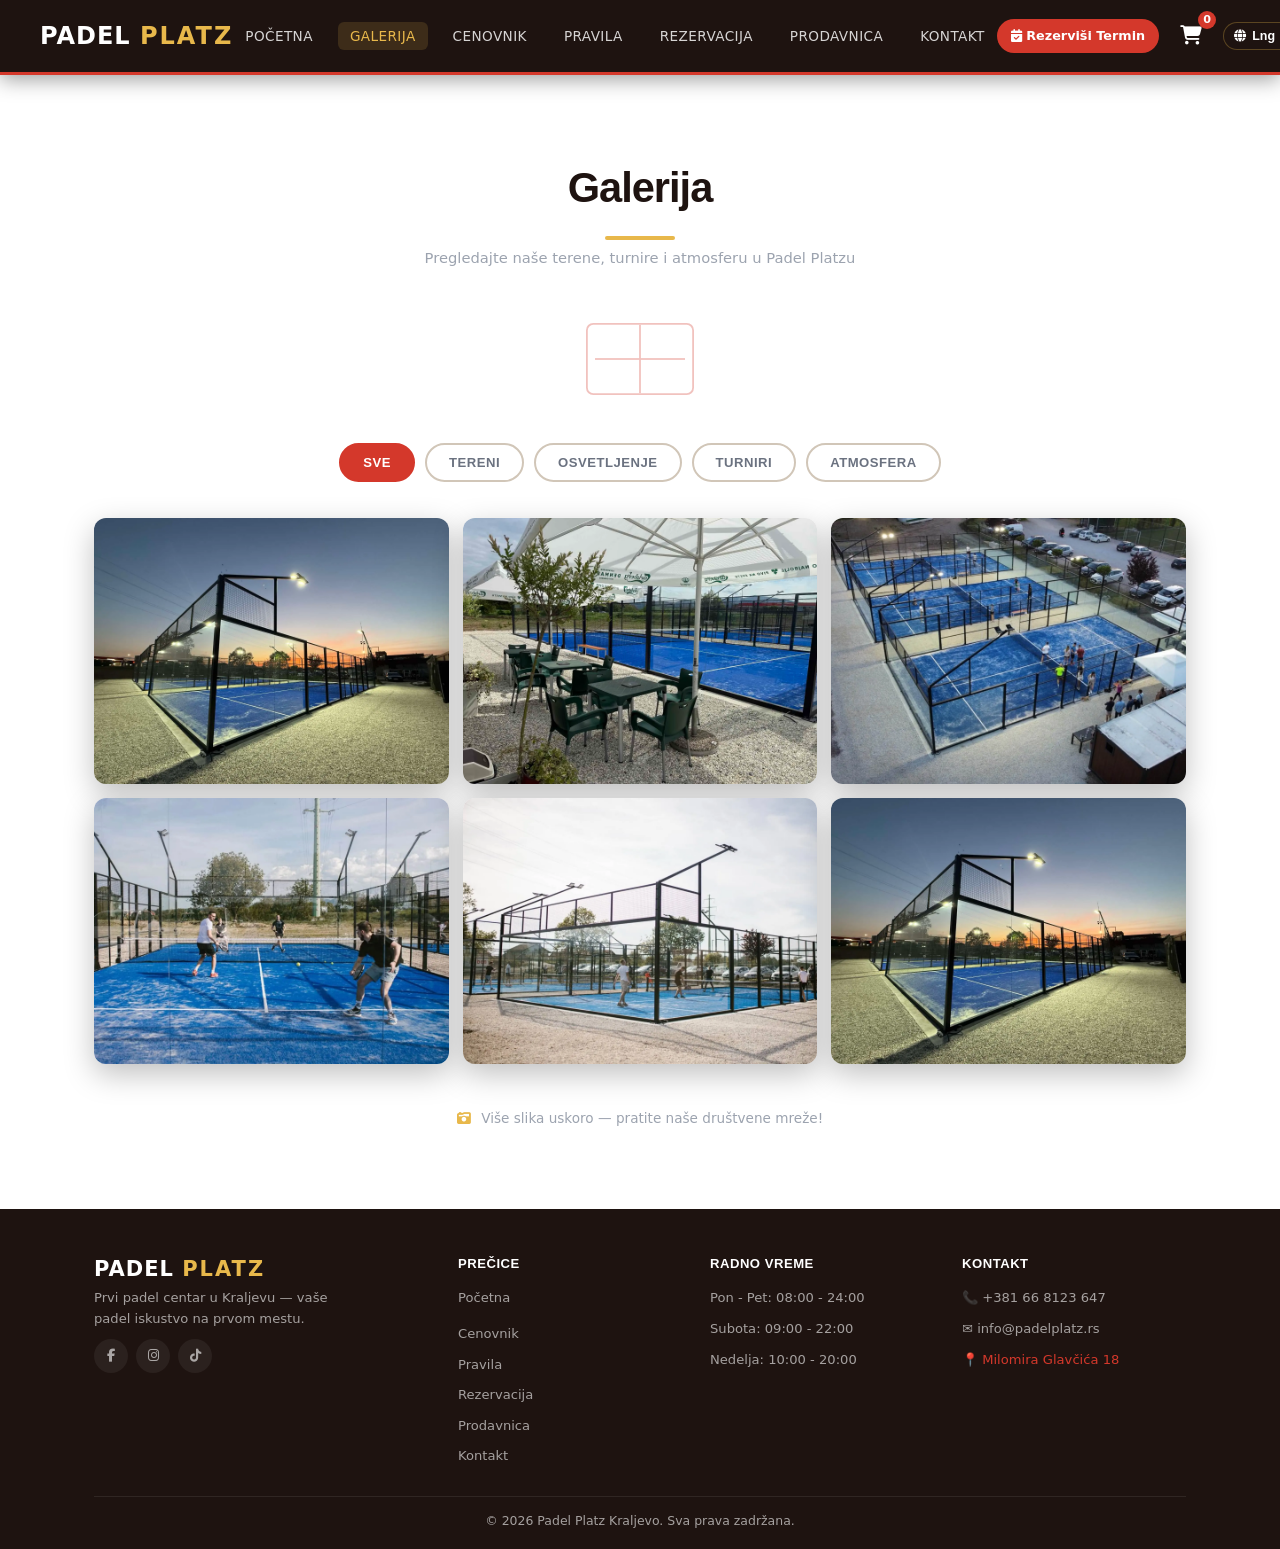
<file: galerija.html>
<!DOCTYPE html>
<html lang="sr">
<head>
 <meta charset="UTF-8">
 <meta name="viewport" content="width=device-width, initial-scale=1.0">
 <meta name="description" content="Galerija Padel Platz Kraljevo — pogledajte naše terene, turnire i uživanje u padel igri.">
 <meta property="og:title" content="Galerija - Padel Platz Kraljevo">
 <title>Galerija - Padel Platz Kraljevo</title>
 <link rel="stylesheet" href="style.css">
 <link rel="stylesheet" href="https://cdnjs.cloudflare.com/ajax/libs/font-awesome/6.6.0/css/all.min.css">
 <link rel="icon" type="image/svg+xml" href="images/favicon.svg">
</head>
<body>

<nav class="navbar">
 <div class="nav-wrap">
<a href="index.html" class="logo">PADEL <span>PLATZ</span></a>
<ul class="nav-links">
 <li><a href="index.html">Početna</a></li>
 <li><a href="galerija.html">Galerija</a></li>
 <li><a href="cenovnik.html">Cenovnik</a></li>
 <li><a href="pravila.html">Pravila</a></li>
 <li><a href="rezervacija.html">Rezervacija</a></li>
 <li><a href="shop.html">Prodavnica</a></li>
 <li><a href="kontakt.html">Kontakt</a></li>
 </ul>
<div class="nav-right">
  <a href="rezervacija.html" class="btn-nav" data-i18n="nav.bookNav"><i class="fas fa-calendar-check"></i> Rezerviši Termin</a>
  <div class="cart-icon-container" onclick="toggleCart()">
    <i class="fas fa-shopping-cart"></i>
    <span id="cart-count">0</span>
  </div>
  <div class="lang-dropdown">
  <button class="lang-toggle" aria-label="Select language" aria-expanded="false">
    <i class="fas fa-globe"></i>
    <span>Lng</span>
    <i class="fas fa-chevron-down lang-chevron"></i>
  </button>
  <div class="lang-menu" hidden>
    <button class="lang-option active" data-lang="sr">
      <span class="lang-abbr">RS</span>
      <span class="lang-flag"><img src="images/flags/rs.webp" alt="RS"></span>
      <span class="lang-name">Srpski</span>
    </button>
    <button class="lang-option" data-lang="en">
      <span class="lang-abbr">GB</span>
      <span class="lang-flag"><img src="images/flags/gb.webp" alt="GB"></span>
      <span class="lang-name">English</span>
    </button>
    <button class="lang-option" data-lang="hr">
      <span class="lang-abbr">HR</span>
      <span class="lang-flag"><img src="images/flags/hr.webp" alt="HR"></span>
      <span class="lang-name">Hrvatski</span>
    </button>
    <button class="lang-option" data-lang="es">
      <span class="lang-abbr">ES</span>
      <span class="lang-flag"><img src="images/flags/es.webp" alt="ES"></span>
      <span class="lang-name">Español</span>
    </button>
    <button class="lang-option" data-lang="de">
      <span class="lang-abbr">DE</span>
      <span class="lang-flag"><img src="images/flags/de.webp" alt="DE"></span>
      <span class="lang-name">Deutsch</span>
    </button>
  </div>
</div>
 <button class="hamburger" id="hamburger-btn" aria-label="Menu"><i class="fas fa-bars"></i></button>
 </div>
 </div>
</nav>

<section class="gallery-section">
 <div class="container">
 <h2 class="st" data-i18n="gallery.title">Galerija</h2>
 <p class="ss" data-i18n="gallery.desc">Pregledajte naše terene, turnire i atmosferu u Padel Platzu</p>

 <div style="text-align:center;margin-bottom:36px;">
 <span class="court-accent-red" style="opacity:0.30;transform:scale(0.9);display:inline-block;"></span>
 </div>

 <!-- Filter Tabs -->
 <div class="gal-filters">
 <button class="gal-filter active" data-filter="all" data-i18n="gallery.all">SVE</button>
 <button class="gal-filter" data-filter="tereni" data-i18n="gallery.courts">TERENI</button>
 <button class="gal-filter" data-filter="osvetljenje" data-i18n="gallery.lighting">OSVETLJENJE</button>
 <button class="gal-filter" data-filter="turniri" data-i18n="gallery.tournaments">TURNIRI</button>
 <button class="gal-filter" data-filter="atmosfera" data-i18n="gallery.atmosphere">ATMOSFERA</button>
 </div>

 <!-- Masonry Grid -->
 <div class="gallery-masonry" id="gallery-grid">
 <!-- Item 1: Tereni -->
 <div class="gallery-piece" data-category="tereni" onclick="showImageInfo('Glavni teren', 'Profesionalni padel teren sa vrhunskom PP oblogom i profesionalnim raspvetljenjem koji omogućava igru 24/7.')">
 <img src="images/gallery_court1.webp" alt="Glavni teren" loading="lazy">
 <div class="gallery-overlay">
 <span class="go-label"><i class="fas fa-camera"></i> Glavni teren</span>
 <span class="go-badge">TEREN</span>
 </div>
 </div>

 <!-- Item 2: Osvetljenje -->
 <div class="gallery-piece" data-category="osvetljenje" onclick="showImageInfo('Noćno osvetljenje', 'Profesionalni LED reflektori koji omogućavaju savršenu vidljivost tokom svake igre — danju i noću.')">
 <img src="images/gallery_court2.webp" alt="Noćno osvetljenje" loading="lazy">
 <div class="gallery-overlay">
 <span class="go-label"><i class="fas fa-lightbulb"></i> Noćno osvetljenje</span>
 <span class="go-badge">24/7</span>
 </div>
 </div>

 <!-- Item 3: Turniri -->
 <div class="gallery-piece" data-category="turniri" onclick="showImageInfo('Turnir', 'Redovni turniri i takmičenja za igrače svih nivoa. Pogledajte našu galeriju događaja!')">
 <img src="images/gallery_court3.webp" alt="Turnir" loading="lazy">
 <div class="gallery-overlay">
 <span class="go-label"><i class="fas fa-trophy"></i> Turnir</span>
 <span class="go-badge">TAKMIČENJE</span>
 </div>
 </div>

 <!-- Item 4: Atmosfera -->
 <div class="gallery-piece" data-category="atmosfera" onclick="showImageInfo('Unutrašnji pogled', 'Ugodna atmosfera u našem centru — moderna oprema, prijateljski osoblje i sve što vam treba za savršenu igru.')">
 <img src="images/gallery_court4.webp" alt="Unutrašnji pogled" loading="lazy">
 <div class="gallery-overlay">
 <span class="go-label"><i class="fas fa-eye"></i> Unutrašnji pogled</span>
 <span class="go-badge">ULAZAK</span>
 </div>
 </div>

 <!-- Item 5: Court 5 — mixed category -->
 <div class="gallery-piece" data-category="tereni atmosfera" onclick="showImageInfo('Teren u detailu', 'Detaljni pogled na naš profesionalni teren — idealan za rekreativnu i takmičku igru.')">
 <img src="images/gallery_court5.webp" alt="Teren u detalju" loading="lazy">
 <div class="gallery-overlay">
 <span class="go-label"><i class="fas fa-diamond"></i> Teren u detalju</span>
 <span class="go-badge">DETALJ</span>
 </div>
 </div>

 <!-- Item 6: Atmosphere / action -->
 <div class="gallery-piece" data-category="atmosfera turniri" onclick="showImageInfo('Uživanje u igri', 'Pogledajte kako se uživa u padel igri na našim terenima — prijateljstvo, sport i zabava!')">
 <img src="images/gallery_court1.webp" alt="Uživanje u igri" loading="lazy">
 <div class="gallery-overlay">
 <span class="go-label"><i class="fas fa-smile"></i> Uživanje u igri</span>
 <span class="go-badge">ZABAVA</span>
 </div>
 </div>
 </div>

 <p style="text-align:center;margin-top:30px;color:var(--gray);font-size:0.85rem;">
 <i class="fas fa-camera-retro" style="color:var(--accent);margin-right:6px;"></i>
 Više slika uskoro — pratite naše društvene mreže!
 </p>
 </div>
</section>

<footer class="footer">
  <div class="container">
  <div class="footer-grid">
  <div class="fb">
  <a href="index.html" class="logo">PADEL <span>PLATZ</span></a>
  <p data-i18n="footer.about">Prvi padel centar u Kraljevu — vaše padel iskustvo na prvom mestu.</p>
  <div class="social-links">
  <a href="https://www.facebook.com/people/Padel-Platz/61575166736911" target="_blank" rel="noopener" aria-label="Facebook"><i class="fab fa-facebook-f"></i></a>
  <a href="https://www.instagram.com/padelplatz/" target="_blank" rel="noopener" aria-label="Instagram"><i class="fab fa-instagram"></i></a>
  <a href="https://www.tiktok.com/@padel.platz" target="_blank" rel="noopener" aria-label="TikTok"><i class="fab fa-tiktok"></i></a>
  </div>
  </div>
  <div>
  <h4 data-i18n="footer.links">Prečice</h4>
   <ul class="footer-links">
   <li><a href="index.html" data-i18n="nav.home">Početna</a></li>
   <li><a href="galerija.html" data-i18n="nav.gallery">Galerija</a></li>
   <li><a href="cenovnik.html" data-i18n="nav.pricing">Cenovnik</a></li>
   <li><a href="pravila.html" data-i18n="nav.rules">Pravila</a></li>
   <li><a href="rezervacija.html" data-i18n="nav.booking">Rezervacija</a></li>
   <li><a href="shop.html" data-i18n="nav.shop">Prodavnica</a></li>
   <li><a href="kontakt.html" data-i18n="nav.contact">Kontakt</a></li>
   </ul>
   </div>
   <div>
   <h4 data-i18n="footer.hours">Radno Vreme</h4>
   <ul class="footer-links">
   <li><a href="#"><span data-i18n="footer.monFri">Pon - Pet: 08:00 - 24:00</span></a></li>
   <li><a href="#"><span data-i18n="footer.sat">Subota: 09:00 - 22:00</span></a></li>
   <li><a href="#"><span data-i18n="footer.sun">Nedelja: 10:00 - 20:00</span></a></li>
   </ul>
   </div>
   <div>
   <h4 data-i18n="footer.contactTitle">Kontakt</h4>
   <ul class="footer-links">
   <li><a href="tel:+381668123647">📞 +381 66 8123 647</a></li>
   <li><a href="mailto:info@padelplatz.rs">✉ info@padelplatz.rs</a></li>
   <li><a href="https://www.google.com/maps/@43.7214157,20.6823418,591m/data=!3m1!1e3?entry=ttu&g_ep=EgoyMDI2MDUwNi4wIKXMDSoASAFQAw%3D%3D" target="_blank" rel="noopener" style="color:var(--primary)">📍 Milomira Glavčića 18</a></li>
    </ul>
    </div>
    </div>
    <div class="footer-bottom">
  <p>&copy; <span id="cy">2026</span> Padel Platz Kraljevo. Sva prava zadržana.</p>
  </div>
  </div>
</footer>

<div class="mobile-menu" id="mobileMenu">
 <button class="mobile-close" aria-label="Zatvori">&times;</button>
 <a href="index.html">🏠 Početna</a>
  <a href="galerija.html">📸 Galerija</a>
  <a href="cenovnik.html">💰 Cenovnik</a>
  <a href="pravila.html">📋 Pravila</a>
  <a href="rezervacija.html">📅 Rezervacija</a>
  <a href="shop.html">🛒 Prodavnica</a>
  <a href="kontakt.html">📞 Kontakt</a>
  <a href="rezervacija.html" class="mm-btn">✅ Rezerviši Termin</a>
</div>

<script src="main.js"></script>
<script src="cart.js"></script>
</body>
</html>
</file>
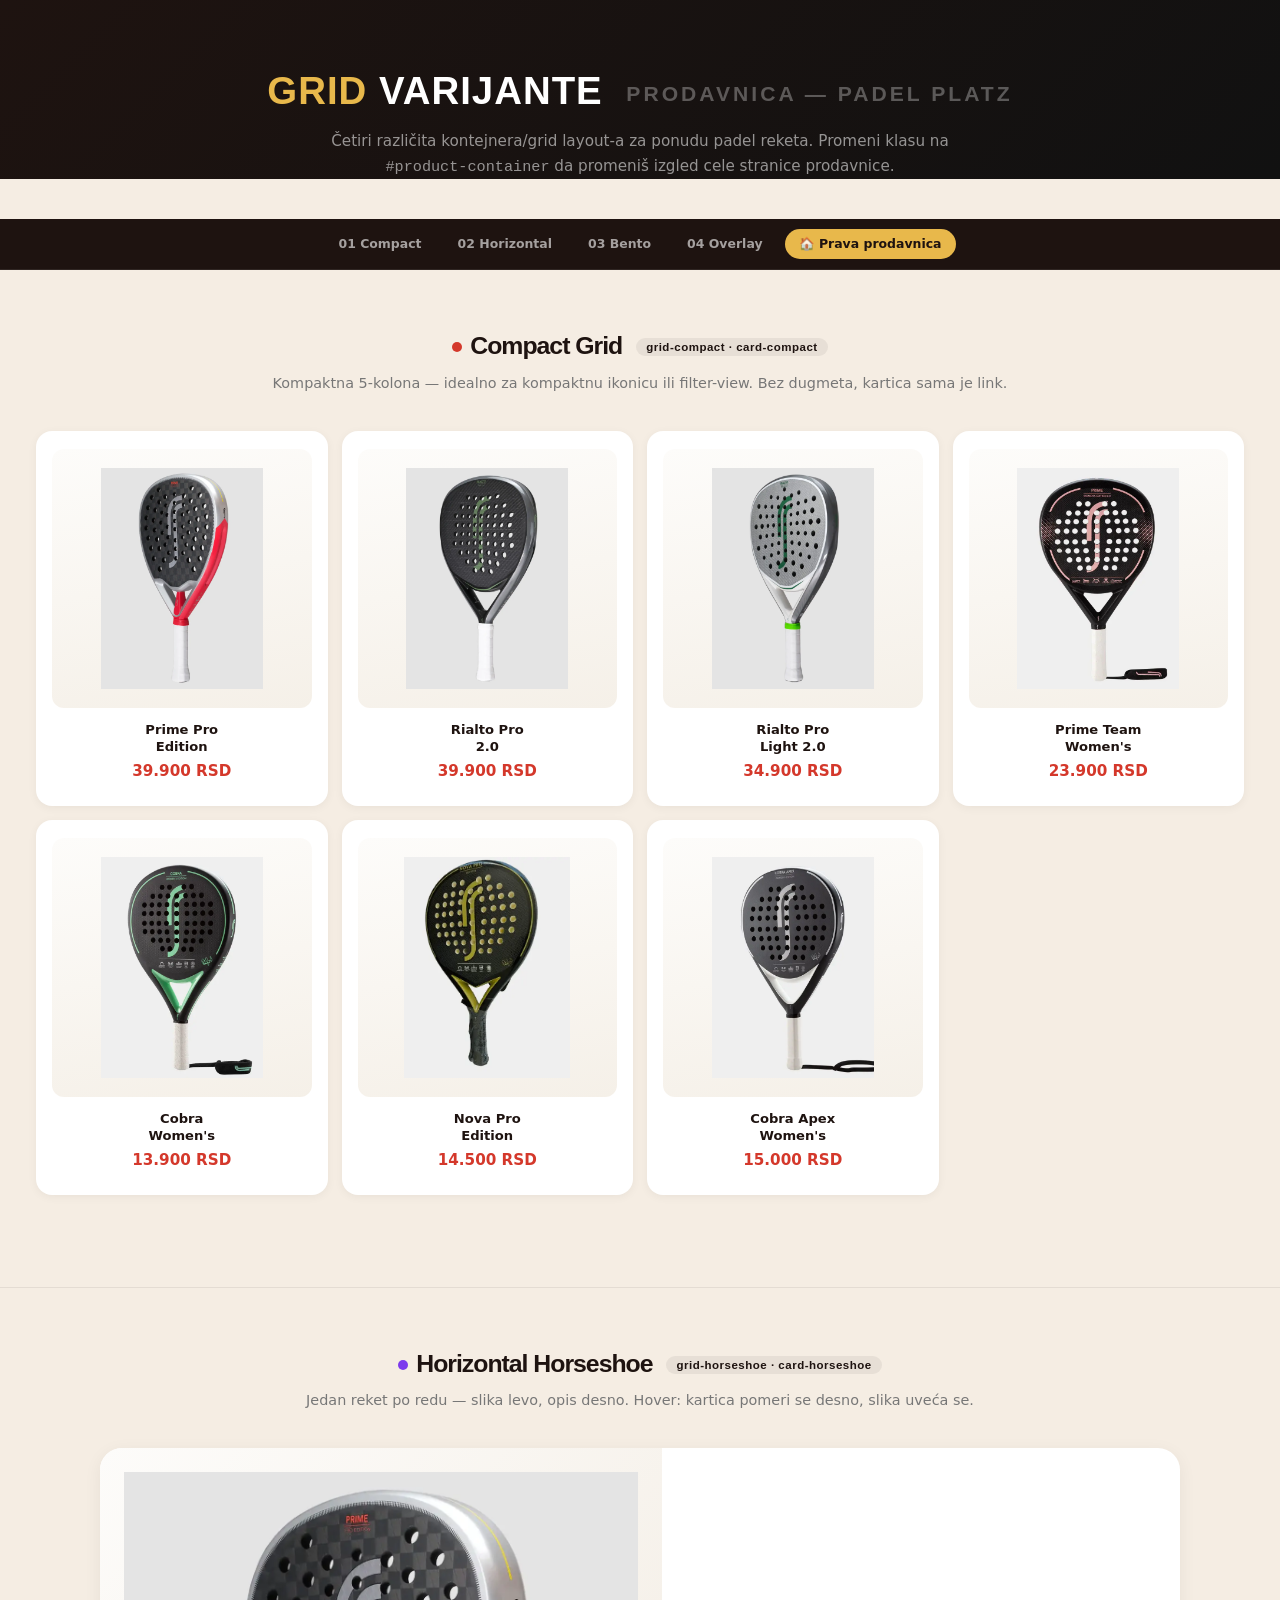
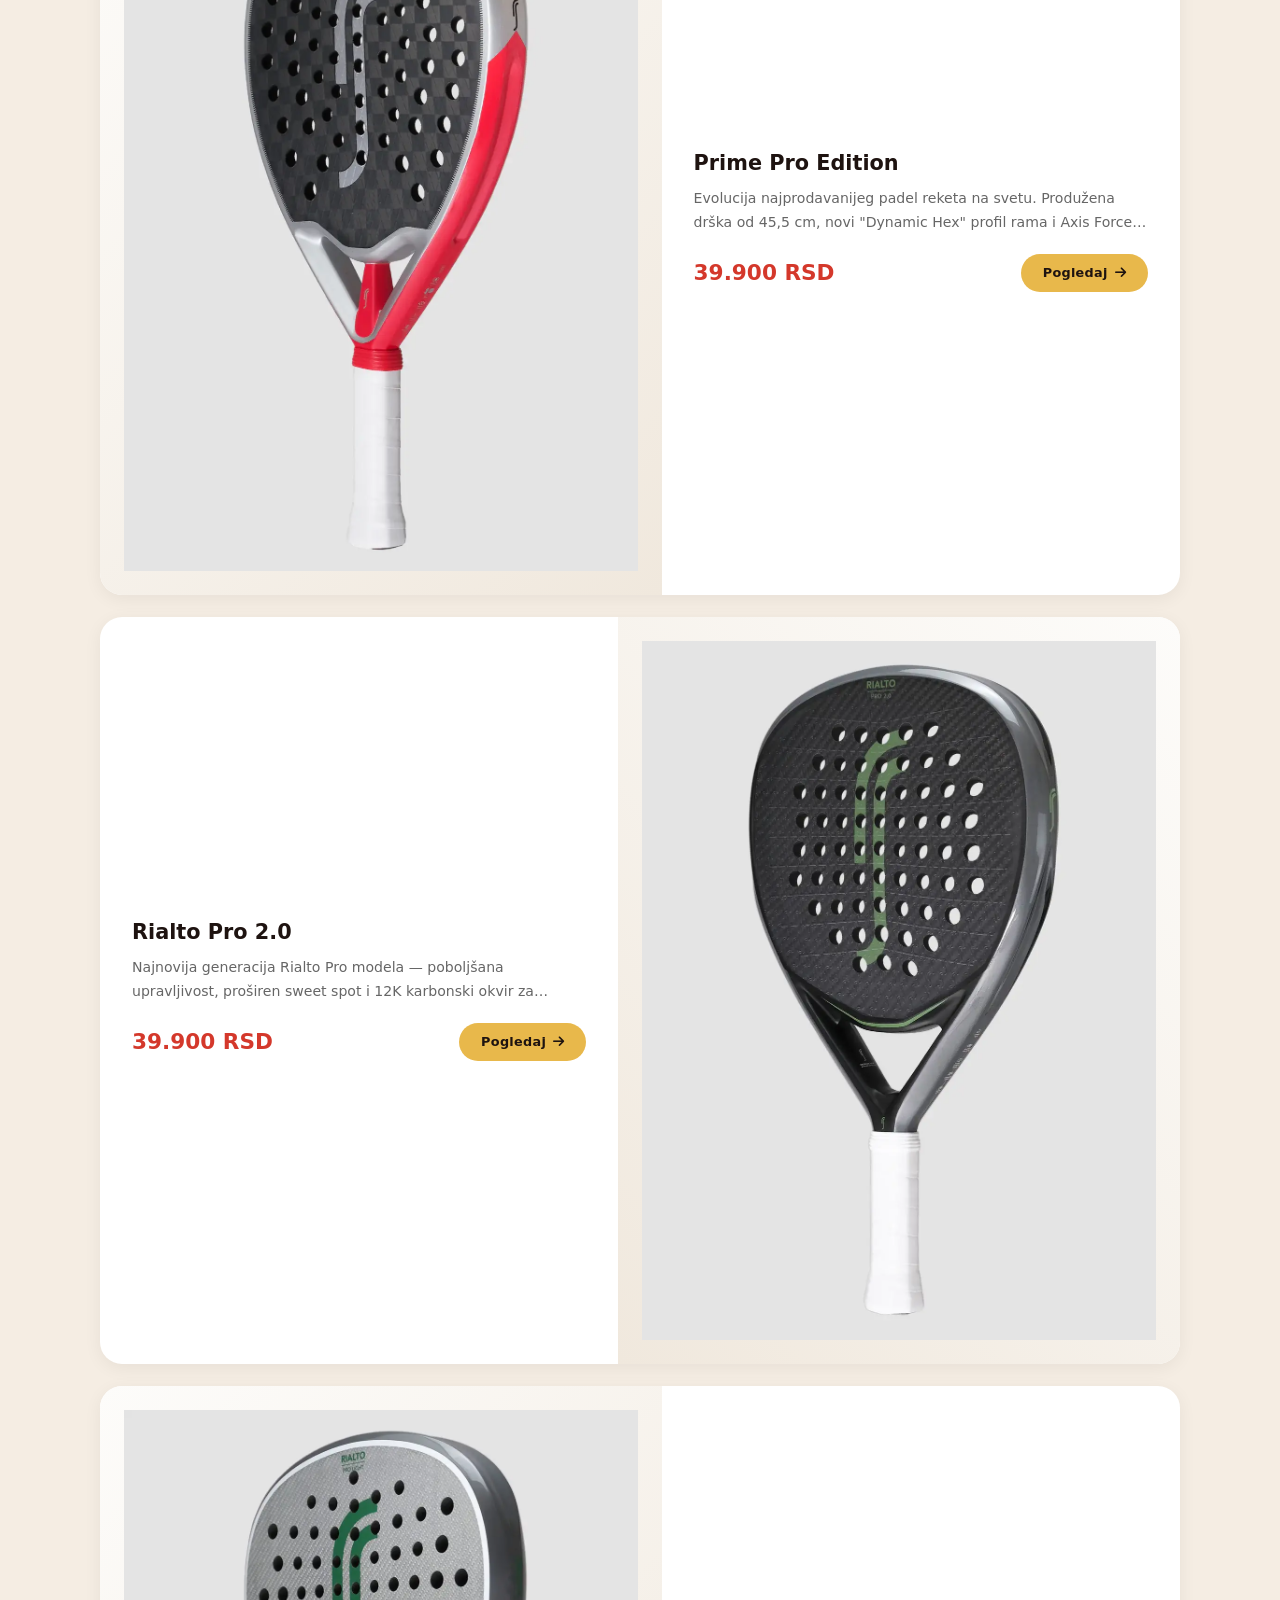
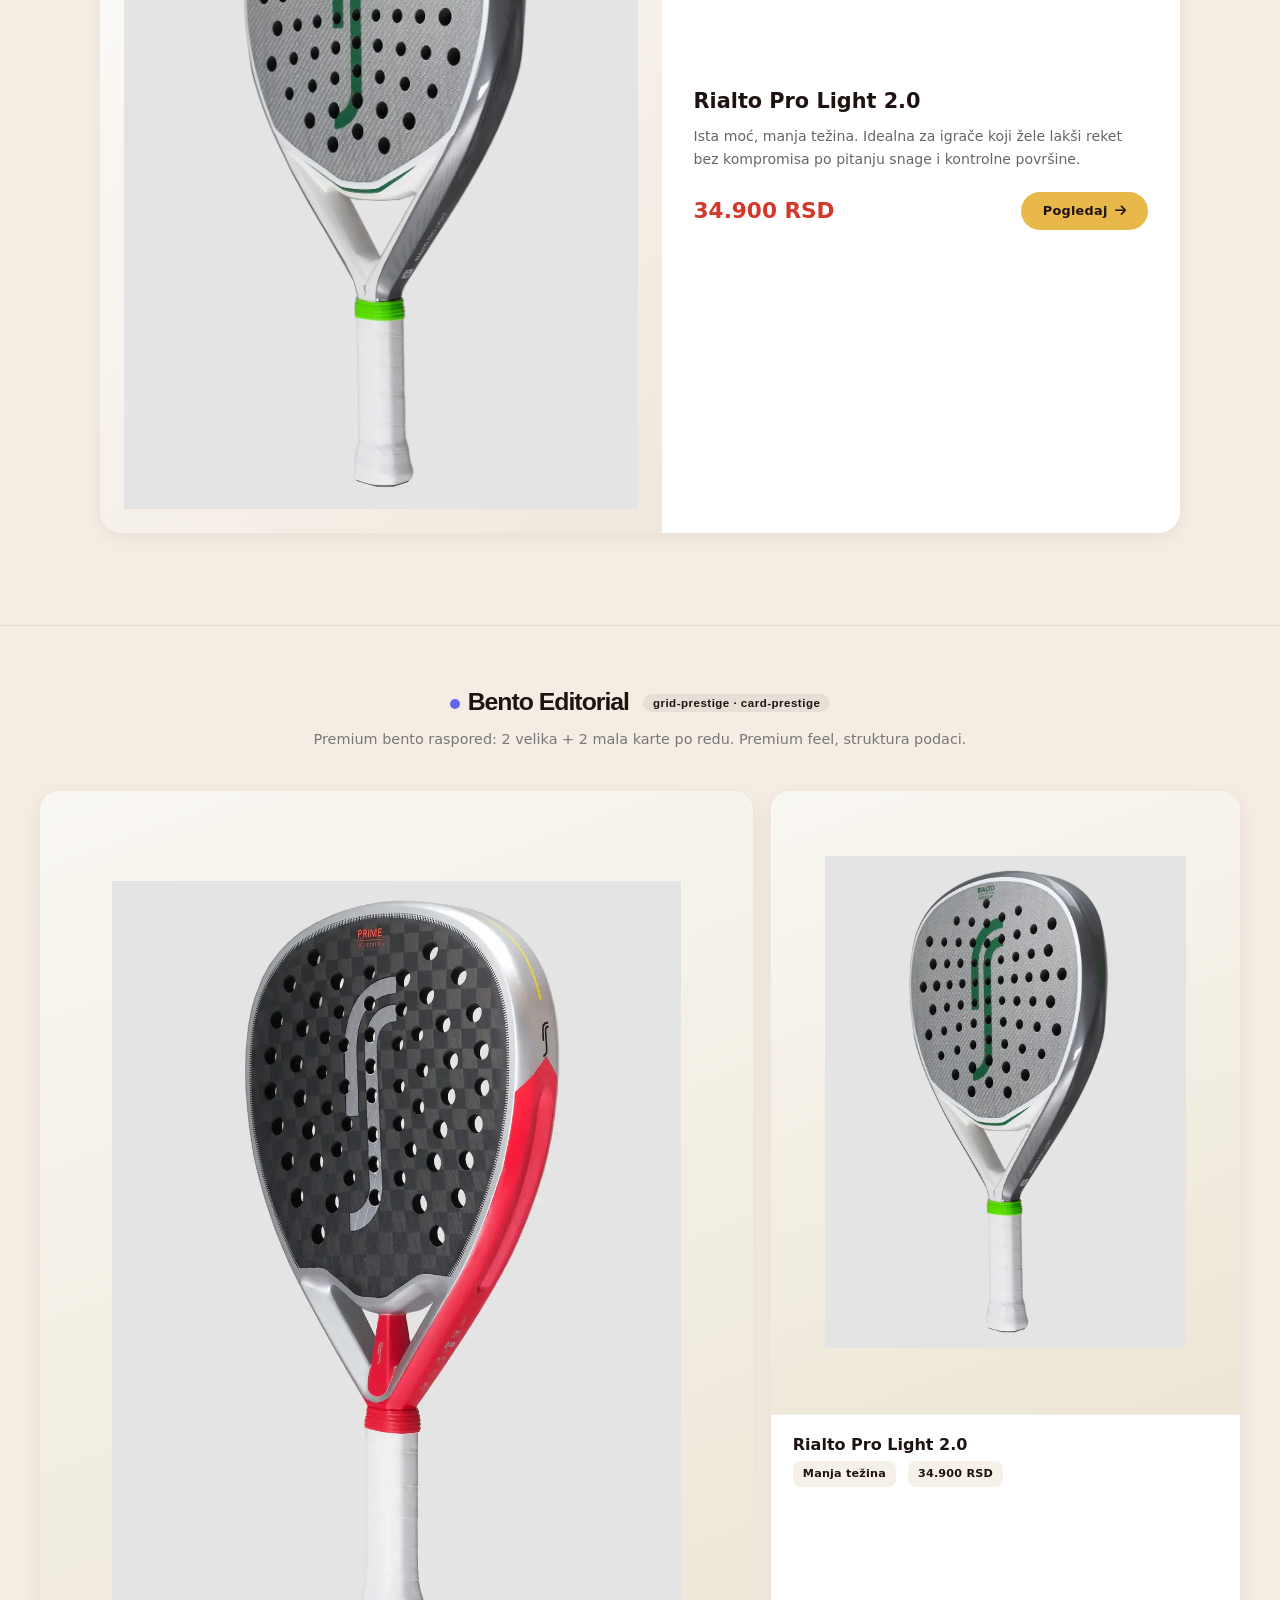
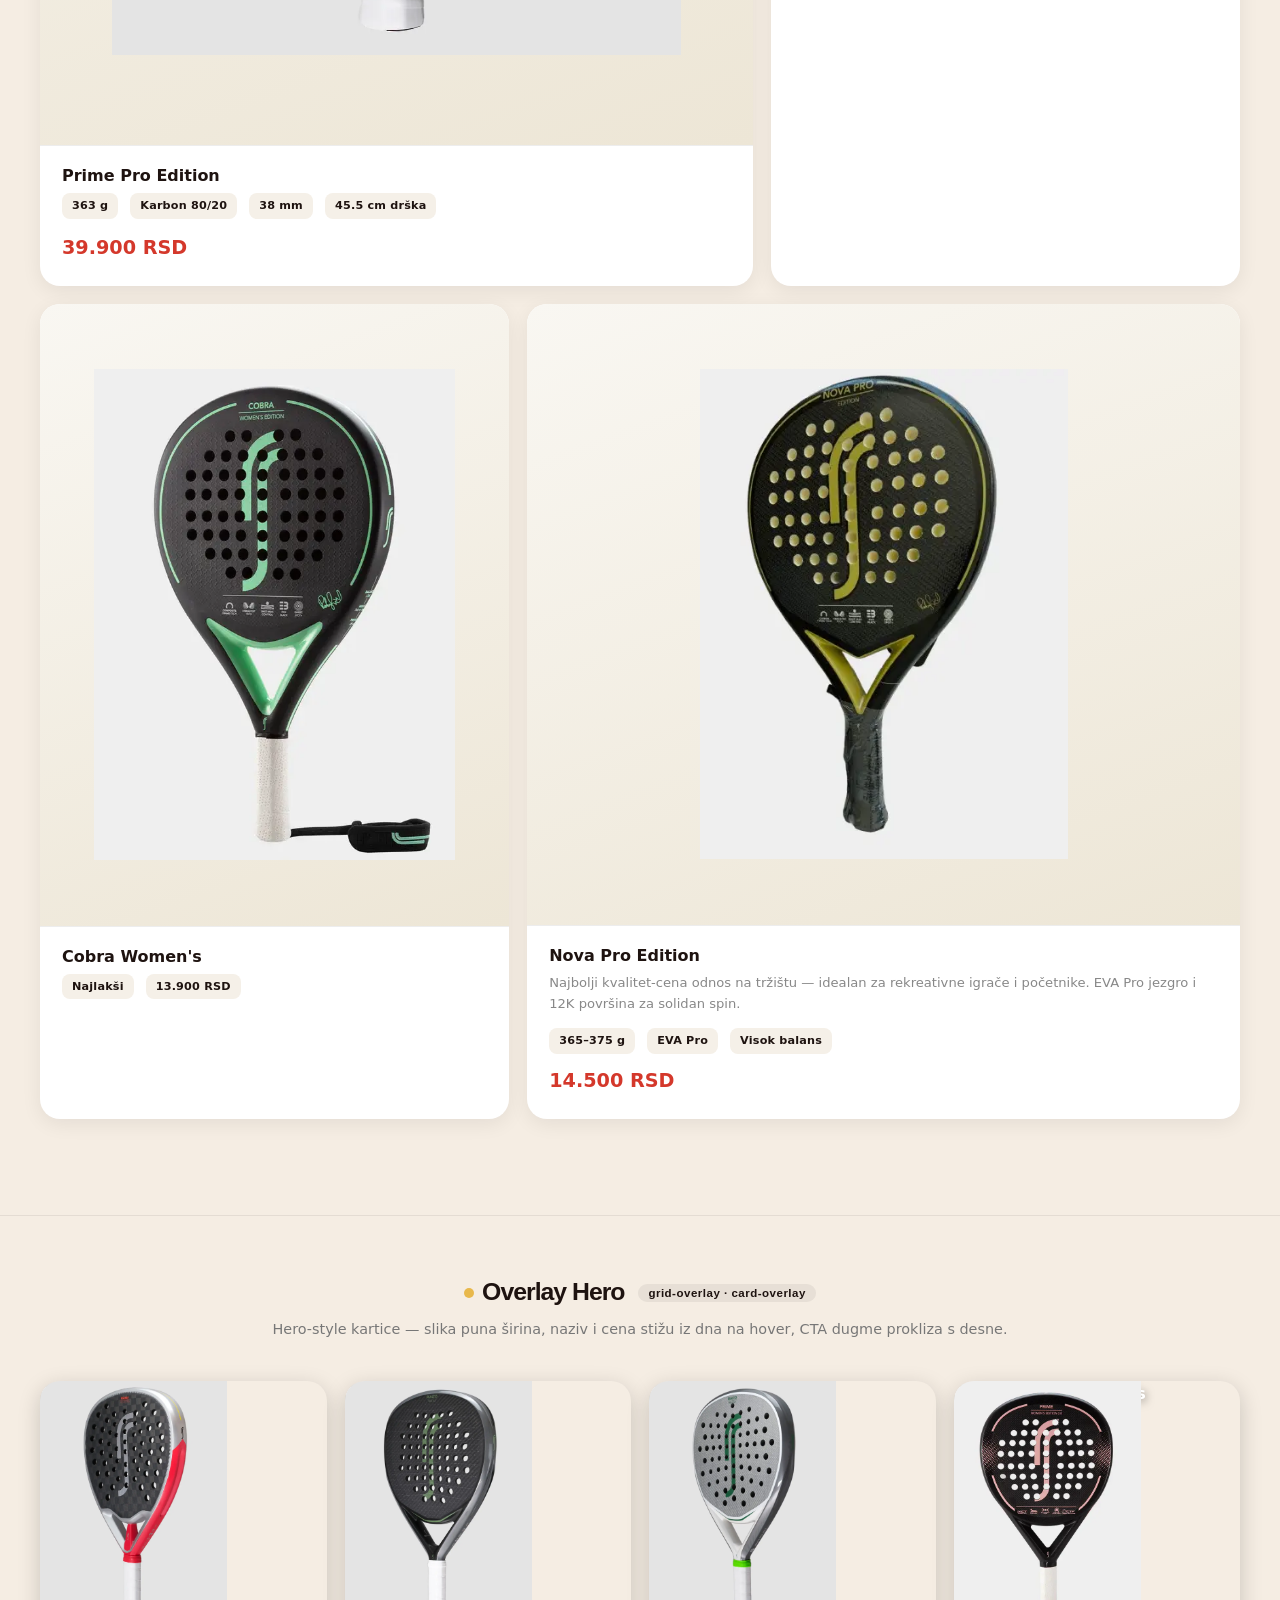
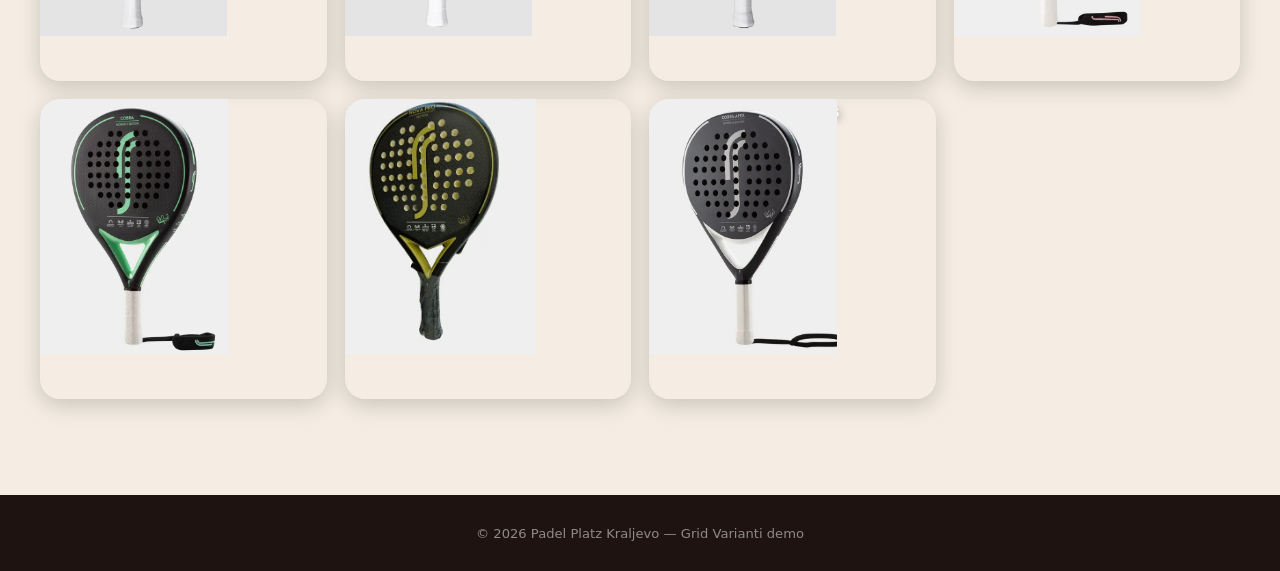
<file: grid-demo.html>
<!DOCTYPE html>
<html lang="sr">
<head>
  <meta charset="UTF-8">
  <meta name="viewport" content="width=device-width, initial-scale=1.0">
  <meta name="description" content="Pregled svih varijanti grid layout-a za Prodavnicu Padel Platz Kraljevo">
  <title>Grid Varianti — Padel Platz</title>
  <link rel="stylesheet" href="style.css">
  <link rel="stylesheet" href="https://cdnjs.cloudflare.com/ajax/libs/font-awesome/6.6.0/css/all.min.css">
  <link rel="icon" type="image/svg+xml" href="images/favicon.svg">
  <style>
    /* demo page chrome */
    body { background: var(--light, #f5ede3); }
    .demo-chrome {
      background: linear-gradient(135deg, #1e1310 0%, #111 100%);
      color: #fff;
      padding: 60px 20px 0;
      text-align: center;
    }
    .demo-chrome h1 {
      font-size: clamp(1.5rem, 4vw, 2.4rem);
      font-weight: 900;
      letter-spacing: 1px;
      margin-bottom: 8px;
    }
    .demo-chrome h1 span { color: var(--accent, #e8b84b); }
    .demo-chrome p { color: rgba(255,255,255,.55); font-size: .95rem; max-width: 640px; margin: 0 auto 40px; }
    .demo-nav {
      position: sticky; top: 0; z-index: 100;
      background: #1e1310;
      border-bottom: 1px solid rgba(255,255,255,.08);
      padding: 10px 20px;
      display: flex; gap: 8px; flex-wrap: wrap; justify-content: center;
    }
    .demo-nav a {
      color: rgba(255,255,255,.6);
      font-size: .78rem;
      font-weight: 600;
      text-decoration: none;
      padding: 5px 14px;
      border-radius: 20px;
      transition: background .2s, color .2s;
    }
    .demo-nav a:hover, .demo-nav a.active { background: var(--accent, #e8b84b); color: var(--surface, #1e1310); }
    .demo-section { scroll-margin-top: 76px; padding: 56px 0; }
    .demo-section + .demo-section { border-top: 1px solid rgba(0,0,0,.07); }
    .demo-head { text-align: center; margin-bottom: 36px; }
    .demo-head h2 { font-size: 1.55rem; font-weight: 900; color: var(--surface, #1e1310); }
    .demo-head .blob {
      display: inline-block; width: 10px; height: 10px;
      border-radius: 50%; margin-right: 8px; vertical-align: middle;
    }
    .demo-head .desc { font-size: .9rem; color: #777; margin-top: 6px; }
    .demo-chip {
      font-size: .72rem; font-weight: 700; letter-spacing: .5px;
      padding: 3px 10px; border-radius: 20px;
      background: rgba(0,0,0,.06); color: var(--surface, #1e1310);
      vertical-align: middle; margin-left: 8px;
    }
    .container { max-width: 1440px; margin: 0 auto; padding: 0 20px; }


  </style>
</head>
<body>

<!-- ────────── CHROME ────────── -->
<div class="demo-chrome">
  <h1><span>GRID</span> VARIJANTE  <span style="font-size:.55em;letter-spacing:3px;color:rgba(255,255,255,.3);displavinline-block;vertical-align:middle;margin-left:12px;">PRODAVNICA — PADEL PLATZ</span></h1>
  <p>Četiri različita kontejnera/grid layout-a za ponudu padel reketa. Promeni klasu na <code>#product-container</code>
       da promeniš izgled cele stranice prodavnice.</p>
</div>
<nav class="demo-nav">
  <a href="#v1"  class="active" onclick="activate(this)">01 Compact</a>
  <a href="#v2"  onclick="activate(this)">02 Horizontal</a>
  <a href="#v3"  onclick="activate(this)">03 Bento</a>
  <a href="#v4"  onclick="activate(this)">04 Overlay</a>
  <a href="shop.html" onclick="activate(this)">🏠 Prava prodavnica</a>
</nav>

<!-- ═══════════════════════════════════════════════
     VARIANT 1 — COMPACT
     ═══════════════════════════════════════════════ -->
<section id="v1" class="demo-section">
  <div class="container">
    <div class="demo-head">
      <h2>
        <span class="blob" style="background:#D4382B"></span>Compact Grid
        <span class="demo-chip">grid-compact · card-compact</span>
      </h2>
      <p class="desc">Kompaktna 5-kolona — idealno za kompaktnu ikonicu ili filter-view. Bez dugmeta, kartica sama je link.</p>
    </div>

    <div class="grid-compact">

      <!-- card 1 -->
      <a href="#" class="card-compact">
        <div class="cc-img">
          <img src="images/rackets/racket-prime-pro-1.webp" alt="Prime Pro">
        </div>
        <div class="cc-name">Prime Pro<br>Edition</div>
        <div class="cc-price">39.900 RSD</div>
      </a>

      <!-- card 2 -->
      <a href="#" class="card-compact">
        <div class="cc-img">
          <img src="images/rackets/rialto-pro-1.webp" alt="Rialto Pro">
        </div>
        <div class="cc-name">Rialto Pro<br>2.0</div>
        <div class="cc-price">39.900 RSD</div>
      </a>

      <!-- card 3 -->
      <a href="#" class="card-compact">
        <div class="cc-img">
          <img src="images/rackets/rialto-pro-light-1.webp" alt="Rialto Light">
        </div>
        <div class="cc-name">Rialto Pro<br>Light 2.0</div>
        <div class="cc-price">34.900 RSD</div>
      </a>

      <!-- card 4 -->
      <a href="#" class="card-compact">
        <div class="cc-img">
          <img src="images/rackets/prime-team-women-1.webp" alt="Prime Women">
        </div>
        <div class="cc-name">Prime Team<br>Women's</div>
        <div class="cc-price">23.900 RSD</div>
      </a>

      <!-- card 5 -->
      <a href="#" class="card-compact">
        <div class="cc-img">
          <img src="images/rackets/cobra-women-1.webp" alt="Cobra Women">
        </div>
        <div class="cc-name">Cobra<br>Women's</div>
        <div class="cc-price">13.900 RSD</div>
      </a>

      <!-- card 6 -->
      <a href="#" class="card-compact">
        <div class="cc-img">
          <img src="images/rackets/nova-pro-side-1.webp" alt="Nova Pro">
        </div>
        <div class="cc-name">Nova Pro<br>Edition</div>
        <div class="cc-price">14.500 RSD</div>
      </a>

      <!-- card 7 -->
      <a href="#" class="card-compact">
        <div class="cc-img">
          <img src="images/rackets/cobra-apex-1.webp" alt="Cobra Apex">
        </div>
        <div class="cc-name">Cobra Apex<br>Women's</div>
        <div class="cc-price">15.000 RSD</div>
      </a>

    </div><!-- /grid-compact -->
  </div>
</section>

<!-- ═══════════════════════════════════════════════
     VARIANT 2 — HORIZONTAL
     ═══════════════════════════════════════════════ -->
<section id="v2" class="demo-section">
  <div class="container">
    <div class="demo-head">
      <h2>
        <span class="blob" style="background:#7c3aed"></span>Horizontal Horseshoe
        <span class="demo-chip">grid-horseshoe · card-horseshoe</span>
      </h2>
      <p class="desc">Jedan reket po redu — slika levo, opis desno. Hover: kartica pomeri se desno, slika uveća se.</p>
    </div>

    <div class="grid-horseshoe">

      <!-- row 1 -->
      <a href="#" class="card-horseshoe">
        <div class="ch-img">
          <img src="images/rackets/racket-prime-pro-1.webp" alt="Prime Pro">
        </div>
        <div class="ch-info">
          <div class="ch-name">Prime Pro Edition</div>
          <div class="ch-desc">Evolucija najprodavanijeg padel reketa na svetu. Produžena drška od 45,5 cm, novi "Dynamic Hex" profil rama i Axis Force stabilizator za superiornu stabilnost.</div>
          <div style="display:flex;align-items:center;justify-content:space-between;margin-top:4px;">
            <span class="ch-price">39.900 RSD</span>
            <span class="ch-btn">Pogledaj <i class="fas fa-arrow-right ch-arr"></i></span>
          </div>
        </div>
      </a>

      <!-- row 2 -->
      <a href="#" class="card-horseshoe">
        <div class="ch-img">
          <img src="images/rackets/rialto-pro-1.webp" alt="Rialto Pro">
        </div>
        <div class="ch-info">
          <div class="ch-name">Rialto Pro 2.0</div>
          <div class="ch-desc">Najnovija generacija Rialto Pro modela — poboljšana upravljivost, proširen sweet spot i 12K karbonski okvir za maksimalnu kontrolu.</div>
          <div style="display:flex;align-items:center;justify-content:space-between;margin-top:4px;">
            <span class="ch-price">39.900 RSD</span>
            <span class="ch-btn">Pogledaj <i class="fas fa-arrow-right ch-arr"></i></span>
          </div>
        </div>
      </a>

      <!-- row 3 -->
      <a href="#" class="card-horseshoe">
        <div class="ch-img">
          <img src="images/rackets/rialto-pro-light-1.webp" alt="Rialto Light">
        </div>
        <div class="ch-info">
          <div class="ch-name">Rialto Pro Light 2.0</div>
          <div class="ch-desc">Ista moć, manja težina. Idealna za igrače koji žele lakši reket bez kompromisa po pitanju snage i kontrolne površine.</div>
          <div style="display:flex;align-items:center;justify-content:space-between;margin-top:4px;">
            <span class="ch-price">34.900 RSD</span>
            <span class="ch-btn">Pogledaj <i class="fas fa-arrow-right ch-arr"></i></span>
          </div>
        </div>
      </a>

    </div><!-- /grid-horseshoe -->
  </div>
</section>

<!-- ═══════════════════════════════════════════════
     VARIANT 3 — BENTO / EDITORIAL
     ═══════════════════════════════════════════════ -->
<section id="v3" class="demo-section">
  <div class="container">
    <div class="demo-head">
      <h2>
        <span class="blob" style="background:#6366f1"></span>Bento Editorial
        <span class="demo-chip">grid-prestige · card-prestige</span>
      </h2>
      <p class="desc">Premium bento raspored: 2 velika + 2 mala karte po redu. Premium feel, struktura podaci.</p>
    </div>

    <div class="grid-prestige">

      <!-- ── big card: 1/3 posle ── -->
      <a href="#" class="card-prestige cp-big">
        <div class="cp-img">
          <img src="images/rackets/racket-prime-pro-1.webp" alt="Prime Pro">
        </div>
        <div class="cp-body">
          <div class="cp-name">Prime Pro Edition</div>
          <div class="cp-stats">
            <span class="cp-stat">363 g</span>
            <span class="cp-stat">Karbon 80/20</span>
            <span class="cp-stat">38 mm</span>
            <span class="cp-stat">45.5 cm drška</span>
          </div>
          <div class="cp-price">39.900 RSD</div>
        </div>
      </a>

      <!-- ── small card: 1/3 ── -->
      <a href="#" class="card-prestige cp-small">
        <div class="cp-img">
          <img src="images/rackets/rialto-pro-light-1.webp" alt="Rialto Light">
        </div>
        <div class="cp-body">
          <div class="cp-name">Rialto Pro Light 2.0</div>
          <div class="cp-stats">
            <span class="cp-stat">Manja težina</span>
            <span class="cp-stat">34.900 RSD</span>
          </div>
        </div>
      </a>

      <!-- ── small card: 1/3 ── -->
      <a href="#" class="card-prestige cp-small">
        <div class="cp-img">
          <img src="images/rackets/cobra-women-1.webp" alt="Cobra Women">
        </div>
        <div class="cp-body">
          <div class="cp-name">Cobra Women's</div>
          <div class="cp-stats">
            <span class="cp-stat">Najlakši</span>
            <span class="cp-stat">13.900 RSD</span>
          </div>
        </div>
      </a>

      <!-- ── big card: last in row — ── -->
      <a href="#" class="card-prestige cp-big">
        <div class="cp-img">
          <img src="images/rackets/nova-pro-side-1.webp" alt="Nova Pro">
        </div>
        <div class="cp-body">
          <div class="cp-name">Nova Pro Edition</div>
          <div class="cp-desc">Najbolji kvalitet-cena odnos na tržištu — idealan za rekreativne igrače i početnike. EVA Pro jezgro i 12K površina za solidan spin.</div>
          <div class="cp-stats" style="margin-bottom:12px;">
            <span class="cp-stat">365–375 g</span>
            <span class="cp-stat">EVA Pro</span>
            <span class="cp-stat">Visok balans</span>
          </div>
          <div class="cp-price">14.500 RSD</div>
        </div>
      </a>

    </div><!-- /grid-prestige -->
  </div>
</section>

<!-- ═══════════════════════════════════════════════
     VARIANT 4 — OVERLAY / HERO
     ═══════════════════════════════════════════════ -->
<section id="v4" class="demo-section">
  <div class="container">
    <div class="demo-head">
      <h2>
        <span class="blob" style="background:#e8b84b"></span>Overlay Hero
        <span class="demo-chip">grid-overlay · card-overlay</span>
      </h2>
      <p class="desc">      Hero-style kartice — slika puna širina, naziv i cena stižu iz dna na hover, CTA dugme prokliza s desne.</p>
    </div>

    <div class="grid-overlay">

      <!-- card 1 -->
      <a href="#" class="card-overlay">
        <div class="co-img"><img src="images/rackets/racket-prime-pro-1.webp" alt="Prime Pro"></div>
        <div class="co-idle">
          <div class="co-idle-name">Prime Pro Edition</div>
          <div class="co-idle-price">39.900 RSD</div>
        </div>
        <div class="co-bar">
          <div class="co-name">Prime Pro Edition</div>
          <div class="co-price">39.900 RSD</div>
          <div class="co-cta">Pogledaj <i class="fas fa-arrow-right"></i></div>
        </div>
      </a>

      <!-- card 2 -->
      <a href="#" class="card-overlay">
        <div class="co-img"><img src="images/rackets/rialto-pro-1.webp" alt="Rialto Pro"></div>
        <div class="co-idle">
          <div class="co-idle-name">Rialto Pro 2.0</div>
          <div class="co-idle-price">39.900 RSD</div>
        </div>
        <div class="co-bar">
          <div class="co-name">Rialto Pro 2.0</div>
          <div class="co-price">39.900 RSD</div>
          <div class="co-cta">Pogledaj <i class="fas fa-arrow-right"></i></div>
        </div>
      </a>

      <!-- card 3 -->
      <a href="#" class="card-overlay">
        <div class="co-img"><img src="images/rackets/rialto-pro-light-1.webp" alt="Rialto Light"></div>
        <div class="co-idle">
          <div class="co-idle-name">Rialto Pro Light 2.0</div>
          <div class="co-idle-price">34.900 RSD</div>
        </div>
        <div class="co-bar">
          <div class="co-name">Rialto Pro Light 2.0</div>
          <div class="co-price">34.900 RSD</div>
          <div class="co-cta">Pogledaj <i class="fas fa-arrow-right"></i></div>
        </div>
      </a>

      <!-- card 4 -->
      <a href="#" class="card-overlay">
        <div class="co-img"><img src="images/rackets/prime-team-women-1.webp" alt="Prime Team"></div>
        <div class="co-idle">
          <div class="co-idle-name">Prime Team Women's</div>
          <div class="co-idle-price">23.900 RSD</div>
        </div>
        <div class="co-bar">
          <div class="co-name">Prime Team Women's</div>
          <div class="co-price">23.900 RSD</div>
          <div class="co-cta">Pogledaj <i class="fas fa-arrow-right"></i></div>
        </div>
      </a>

      <!-- card 5 -->
      <a href="#" class="card-overlay">
        <div class="co-img"><img src="images/rackets/cobra-women-1.webp" alt="Cobra Women"></div>
        <div class="co-idle">
          <div class="co-idle-name">Cobra Women's</div>
          <div class="co-idle-price">13.900 RSD</div>
        </div>
        <div class="co-bar">
          <div class="co-name">Cobra Women's</div>
          <div class="co-price">13.900 RSD</div>
          <div class="co-cta">Pogledaj <i class="fas fa-arrow-right"></i></div>
        </div>
      </a>

      <!-- card 6 -->
      <a href="#" class="card-overlay">
        <div class="co-img"><img src="images/rackets/nova-pro-side-1.webp" alt="Nova Pro"></div>
        <div class="co-idle">
          <div class="co-idle-name">Nova Pro Edition</div>
          <div class="co-idle-price">14.500 RSD</div>
        </div>
        <div class="co-bar">
          <div class="co-name">Nova Pro Edition</div>
          <div class="co-price">14.500 RSD</div>
          <div class="co-cta">Pogledaj <i class="fas fa-arrow-right"></i></div>
        </div>
      </a>

      <!-- card 7 -->
      <a href="#" class="card-overlay">
        <div class="co-img"><img src="images/rackets/cobra-apex-1.webp" alt="Cobra Apex"></div>
        <div class="co-idle">
          <div class="co-idle-name">Cobra Apex Women's</div>
          <div class="co-idle-price">15.000 RSD</div>
        </div>
        <div class="co-bar">
          <div class="co-name">Cobra Apex Women's</div>
          <div class="co-price">15.000 RSD</div>
          <div class="co-cta">Pogledaj <i class="fas fa-arrow-right"></i></div>
        </div>
      </a>

    </div><!-- /grid-overlay -->
  </div>
</section>

<!-- ────────── FOOTER MINIMAL ────────── -->
<footer style="background:var(--surface,#1E1310);color:rgba(255,255,255,.5);text-align:center;padding:28px 20px;font-size:.82rem;">
  <p>&copy; 2026 Padel Platz Kraljevo — Grid Varianti demo</p>
</footer>

<script>
/* nav highlight on scroll */
const sections  = document.querySelectorAll('.demo-section');
const navLinks  = document.querySelectorAll('.demo-nav a');
function activate(link){ navLinks.forEach(l => l.classList.remove('active')); link.classList.add('active'); }

window.addEventListener('scroll', () => {
  let cur = '';
  sections.forEach(s => {
    if (window.scrollY >= s.offsetTop - 100) cur = s.id;
  });
  navLinks.forEach(l => {
    l.classList.remove('active');
    if (l.getAttribute('href') === '#' + cur) l.classList.add('active');
    if (l.getAttribute('href') === 'shop.html' && !cur) l.classList.add('active');
  });
}, { passive: true });
</script>
</body>
</html>
</file>
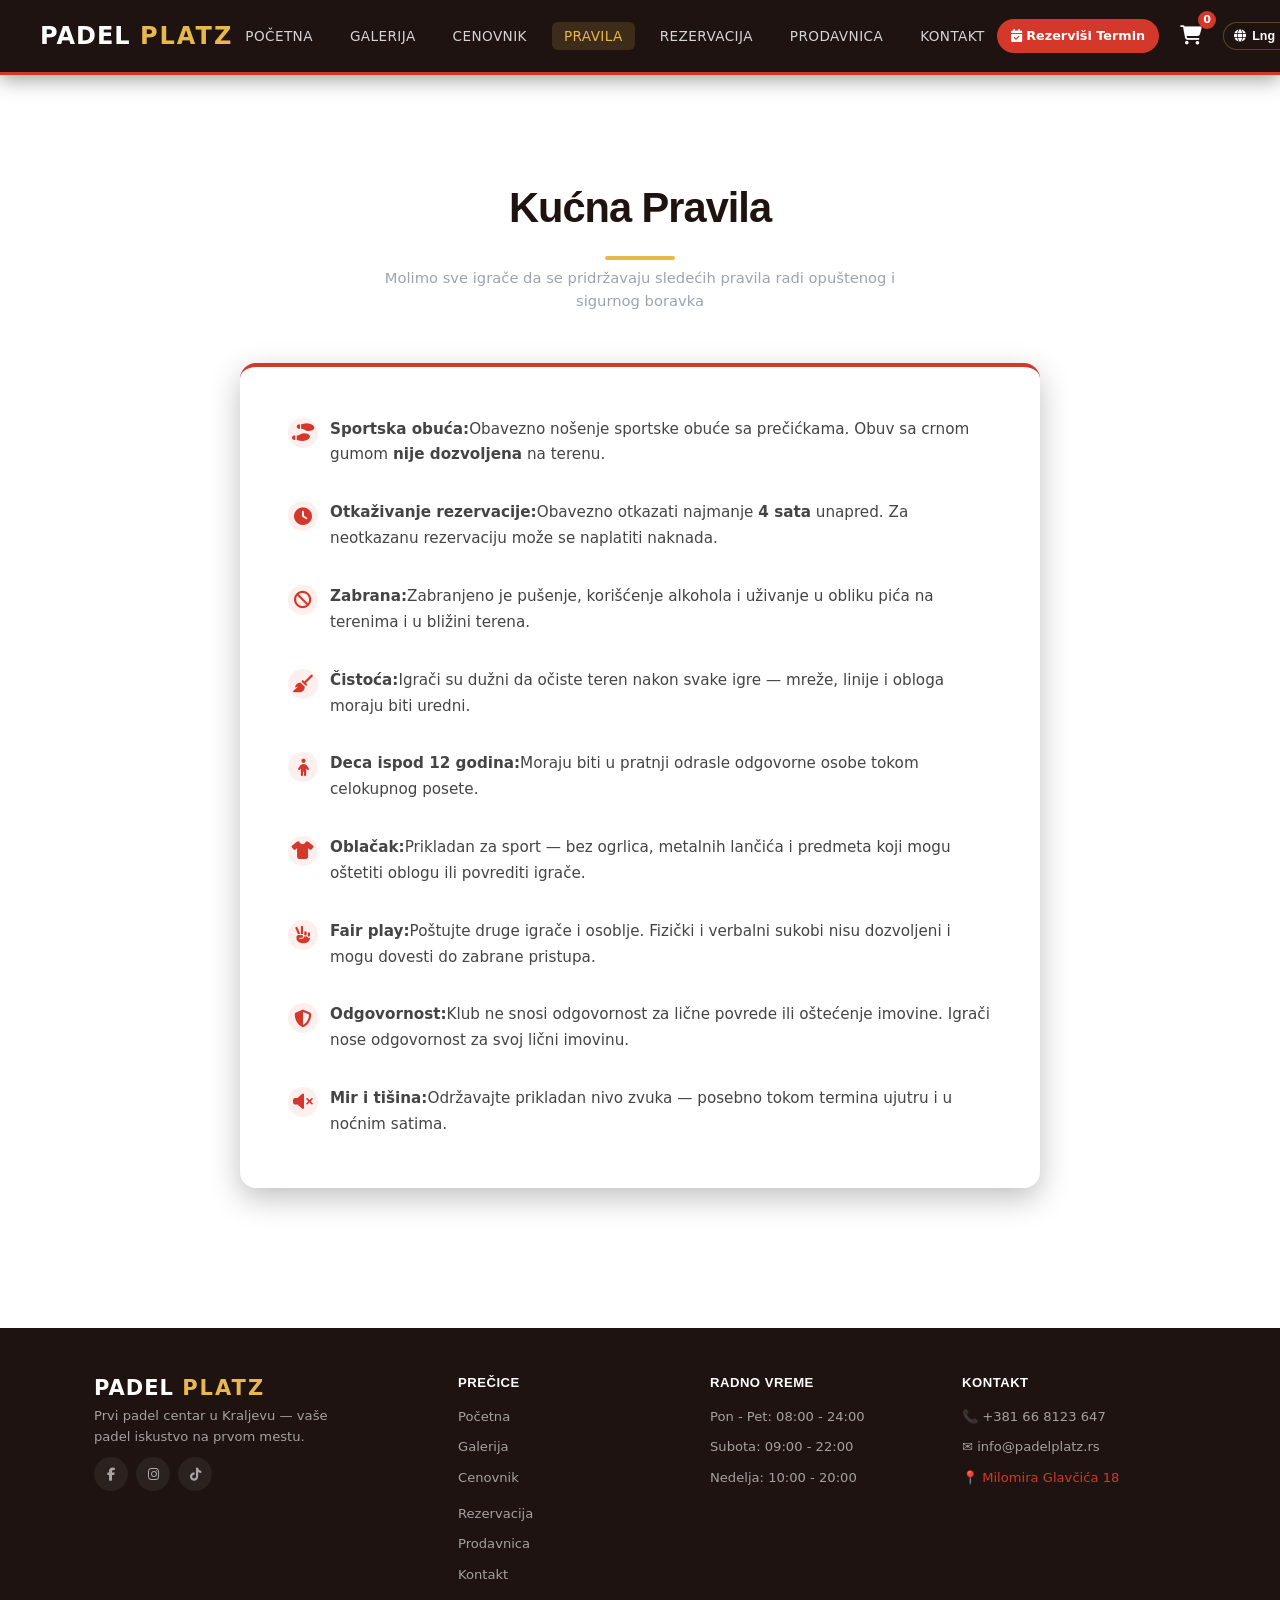
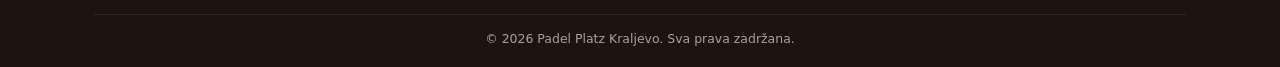
<file: pravila.html>
<!DOCTYPE html>
<html lang="sr">
<head>
 <meta charset="UTF-8">
 <meta name="viewport" content="width=device-width, initial-scale=1.0">
 <meta name="description" content="Kućna pravila Igrališta Padel Platz Kraljevo — obaveze igrača za siguran i ugodan boravak.">
 <meta property="og:title" content="Pravila - Padel Platz Kraljevo">
 <title>Pravila - Padel Platz Kraljevo</title>
 <link rel="stylesheet" href="style.css">
 <link rel="stylesheet" href="https://cdnjs.cloudflare.com/ajax/libs/font-awesome/6.6.0/css/all.min.css">
 <link rel="icon" type="image/svg+xml" href="images/favicon.svg">
</head>
<body>

<nav class="navbar">
<div class="nav-wrap">
<a href="index.html" class="logo">PADEL <span>PLATZ</span></a>
<ul class="nav-links">
 <li><a href="index.html" data-i18n="nav.home">Početna</a></li>
 <li><a href="galerija.html" data-i18n="nav.gallery">Galerija</a></li>
 <li><a href="cenovnik.html" data-i18n="nav.pricing">Cenovnik</a></li>
 <li><a href="pravila.html" data-i18n="nav.rules">Pravila</a></li>
 <li><a href="rezervacija.html" data-i18n="nav.booking">Rezervacija</a></li>
 <li><a href="shop.html" data-i18n="nav.shop">Prodavnica</a></li>
 <li><a href="kontakt.html" data-i18n="nav.contact">Kontakt</a></li>
 </ul>
<div class="nav-right">
  <a href="rezervacija.html" class="btn-nav" data-i18n="nav.bookNav"><i class="fas fa-calendar-check"></i> Rezerviši Termin</a>
  <div class="cart-icon-container" onclick="toggleCart()">
    <i class="fas fa-shopping-cart"></i>
    <span id="cart-count">0</span>
  </div>
  <div class="lang-dropdown">
  <button class="lang-toggle" aria-label="Select language" aria-expanded="false">
    <i class="fas fa-globe"></i>
    <span>Lng</span>
    <i class="fas fa-chevron-down lang-chevron"></i>
  </button>
  <div class="lang-menu" hidden>
    <button class="lang-option active" data-lang="sr">
      <span class="lang-abbr">RS</span>
      <span class="lang-flag"><img src="images/flags/rs.webp" alt="RS"></span>
      <span class="lang-name">Srpski</span>
    </button>
    <button class="lang-option" data-lang="en">
      <span class="lang-abbr">GB</span>
      <span class="lang-flag"><img src="images/flags/gb.webp" alt="GB"></span>
      <span class="lang-name">English</span>
    </button>
    <button class="lang-option" data-lang="hr">
      <span class="lang-abbr">HR</span>
      <span class="lang-flag"><img src="images/flags/hr.webp" alt="HR"></span>
      <span class="lang-name">Hrvatski</span>
    </button>
    <button class="lang-option" data-lang="es">
      <span class="lang-abbr">ES</span>
      <span class="lang-flag"><img src="images/flags/es.webp" alt="ES"></span>
      <span class="lang-name">Español</span>
    </button>
    <button class="lang-option" data-lang="de">
      <span class="lang-abbr">DE</span>
      <span class="lang-flag"><img src="images/flags/de.webp" alt="DE"></span>
      <span class="lang-name">Deutsch</span>
    </button>
  </div>
</div>
 <button class="hamburger" id="hamburger-btn" aria-label="Menu"><i class="fas fa-bars"></i></button>
 </div>
 </div>
</nav>

<section class="section section-bottom-extra">
  <div class="container">
    <h2 class="st" data-i18n="rules.title">Kućna Pravila</h2>
    <p class="ss" data-i18n="rules.desc">Molimo sve igrače da se pridržavaju sledećih pravila radi opuštenog i sigurnog boravka</p>
    <div class="rules-card">
      <ul class="rules-list">
        <li>
          <span class="ri"><i class="fas fa-shoe-prints"></i></span>
          <span><strong data-i18n="rules.r3">Sportska obuća:</strong><span data-i18n="rules.r3d">Obavezno nošenje sportske obuće sa prečićkama. Obuv sa crnom gumom <strong>nije dozvoljena</strong> na terenu.</span></span>
        </li>
        <li>
          <span class="ri"><i class="fas fa-clock"></i></span>
          <span><strong data-i18n="rules.r2">Otkaživanje rezervacije:</strong><span data-i18n="rules.r2d">Obavezno otkazati najmanje <strong>4 sata</strong> unapred. Za neotkazanu rezervaciju može se naplatiti naknada.</span></span>
        </li>
        <li>
          <span class="ri"><i class="fas fa-ban"></i></span>
          <span><strong data-i18n="rules.r4">Zabrana:</strong><span data-i18n="rules.r4d">Zabranjeno je pušenje, korišćenje alkohola i uživanje u obliku pića na terenima i u bližini terena.</span></span>
        </li>
        <li>
          <span class="ri"><i class="fas fa-broom"></i></span>
          <span><strong data-i18n="rules.r3n">Čistoća:</strong><span data-i18n="rules.r3nd">Igrači su dužni da očiste teren nakon svake igre — mreže, linije i obloga moraju biti uredni.</span></span>
        </li>
        <li>
          <span class="ri"><i class="fas fa-child"></i></span>
          <span><strong data-i18n="rules.r8">Deca ispod 12 godina:</strong><span data-i18n="rules.r8d">Moraju biti u pratnji odrasle odgovorne osobe tokom celokupnog posete.</span></span>
        </li>
        <li>
          <span class="ri"><i class="fas fa-tshirt"></i></span>
          <span><strong data-i18n="rules.r5">Oblačak:</strong><span data-i18n="rules.r5d">Prikladan za sport — bez ogrlica, metalnih lančića i predmeta koji mogu oštetiti oblogu ili povrediti igrače.</span></span>
        </li>
        <li>
          <span class="ri"><i class="fas fa-hand-peace"></i></span>
          <span><strong data-i18n="rules.r6">Fair play:</strong><span data-i18n="rules.r6d">Poštujte druge igrače i osoblje. Fizički i verbalni sukobi nisu dozvoljeni i mogu dovesti do zabrane pristupa.</span></span>
        </li>
        <li>
          <span class="ri"><i class="fas fa-shield-alt"></i></span>
          <span><strong data-i18n="rules.r7">Odgovornost:</strong><span data-i18n="rules.r7d">Klub ne snosi odgovornost za lične povrede ili oštećenje imovine. Igrači nose odgovornost za svoj lični imovinu.</span></span>
        </li>
        <li>
          <span class="ri"><i class="fas fa-volume-mute"></i></span>
          <span><strong data-i18n="rules.r9">Mir i tišina:</strong><span data-i18n="rules.r9d">Održavajte prikladan nivo zvuka — posebno tokom termina ujutru i u noćnim satima.</span></span>
        </li>
      </ul>
    </div>
  </div>
</section>

<footer class="footer">
  <div class="container">
  <div class="footer-grid">
  <div class="fb">
  <a href="index.html" class="logo">PADEL <span>PLATZ</span></a>
  <p data-i18n="footer.about">Prvi padel centar u Kraljevu — vaše padel iskustvo na prvom mestu.</p>
  <div class="social-links">
  <a href="https://www.facebook.com/people/Padel-Platz/61575166736911" target="_blank" rel="noopener" aria-label="Facebook"><i class="fab fa-facebook-f"></i></a>
  <a href="https://www.instagram.com/padelplatz/" target="_blank" rel="noopener" aria-label="Instagram"><i class="fab fa-instagram"></i></a>
  <a href="https://www.tiktok.com/@padel.platz" target="_blank" rel="noopener" aria-label="TikTok"><i class="fab fa-tiktok"></i></a>
  </div>
  </div>
  <div>
  <h4 data-i18n="footer.links">Prečice</h4>
   <ul class="footer-links">
   <li><a href="index.html" data-i18n="nav.home">Početna</a></li>
   <li><a href="galerija.html" data-i18n="nav.gallery">Galerija</a></li>
   <li><a href="cenovnik.html" data-i18n="nav.pricing">Cenovnik</a></li>
   <li><a href="pravila.html" data-i18n="nav.rules">Pravila</a></li>
   <li><a href="rezervacija.html" data-i18n="nav.booking">Rezervacija</a></li>
   <li><a href="shop.html" data-i18n="nav.shop">Prodavnica</a></li>
   <li><a href="kontakt.html" data-i18n="nav.contact">Kontakt</a></li>
   </ul>
   </div>
   <div>
   <h4 data-i18n="footer.hours">Radno Vreme</h4>
   <ul class="footer-links">
   <li><a href="#"><span data-i18n="footer.monFri">Pon - Pet: 08:00 - 24:00</span></a></li>
   <li><a href="#"><span data-i18n="footer.sat">Subota: 09:00 - 22:00</span></a></li>
   <li><a href="#"><span data-i18n="footer.sun">Nedelja: 10:00 - 20:00</span></a></li>
   </ul>
   </div>
   <div>
   <h4 data-i18n="footer.contactTitle">Kontakt</h4>
   <ul class="footer-links">
   <li><a href="tel:+381668123647">📞 +381 66 8123 647</a></li>
   <li><a href="mailto:info@padelplatz.rs">✉ info@padelplatz.rs</a></li>
   <li><a href="https://www.google.com/maps/@43.7214157,20.6823418,591m/data=!3m1!1e3?entry=ttu&g_ep=EgoyMDI2MDUwNi4wIKXMDSoASAFQAw%3D%3D" target="_blank" rel="noopener" style="color:var(--primary)">📍 Milomira Glavčića 18</a></li>
    </ul>
    </div>
   </div>
   <div class="footer-bottom">
  <p>&copy; <span id="cy">2026</span> Padel Platz Kraljevo. Sva prava zadržana.</p>
   </div>
  </div>
</footer>

<div class="mobile-menu" id="mobileMenu">
 <button class="mobile-close" aria-label="Zatvori">&times;</button>
 <a href="index.html">🏠 Početna</a>
  <a href="galerija.html">📸 Galerija</a>
  <a href="cenovnik.html">💰 Cenovnik</a>
  <a href="pravila.html">📋 Pravila</a>
  <a href="rezervacija.html">📅 Rezervacija</a>
  <a href="shop.html">🛒 Prodavnica</a>
  <a href="kontakt.html">📞 Kontakt</a>
  <a href="rezervacija.html" class="mm-btn">✅ Rezerviši Termin</a>
</div>

<script src="main.js"></script>
<script src="cart.js"></script>
</body>
</html>
</file>
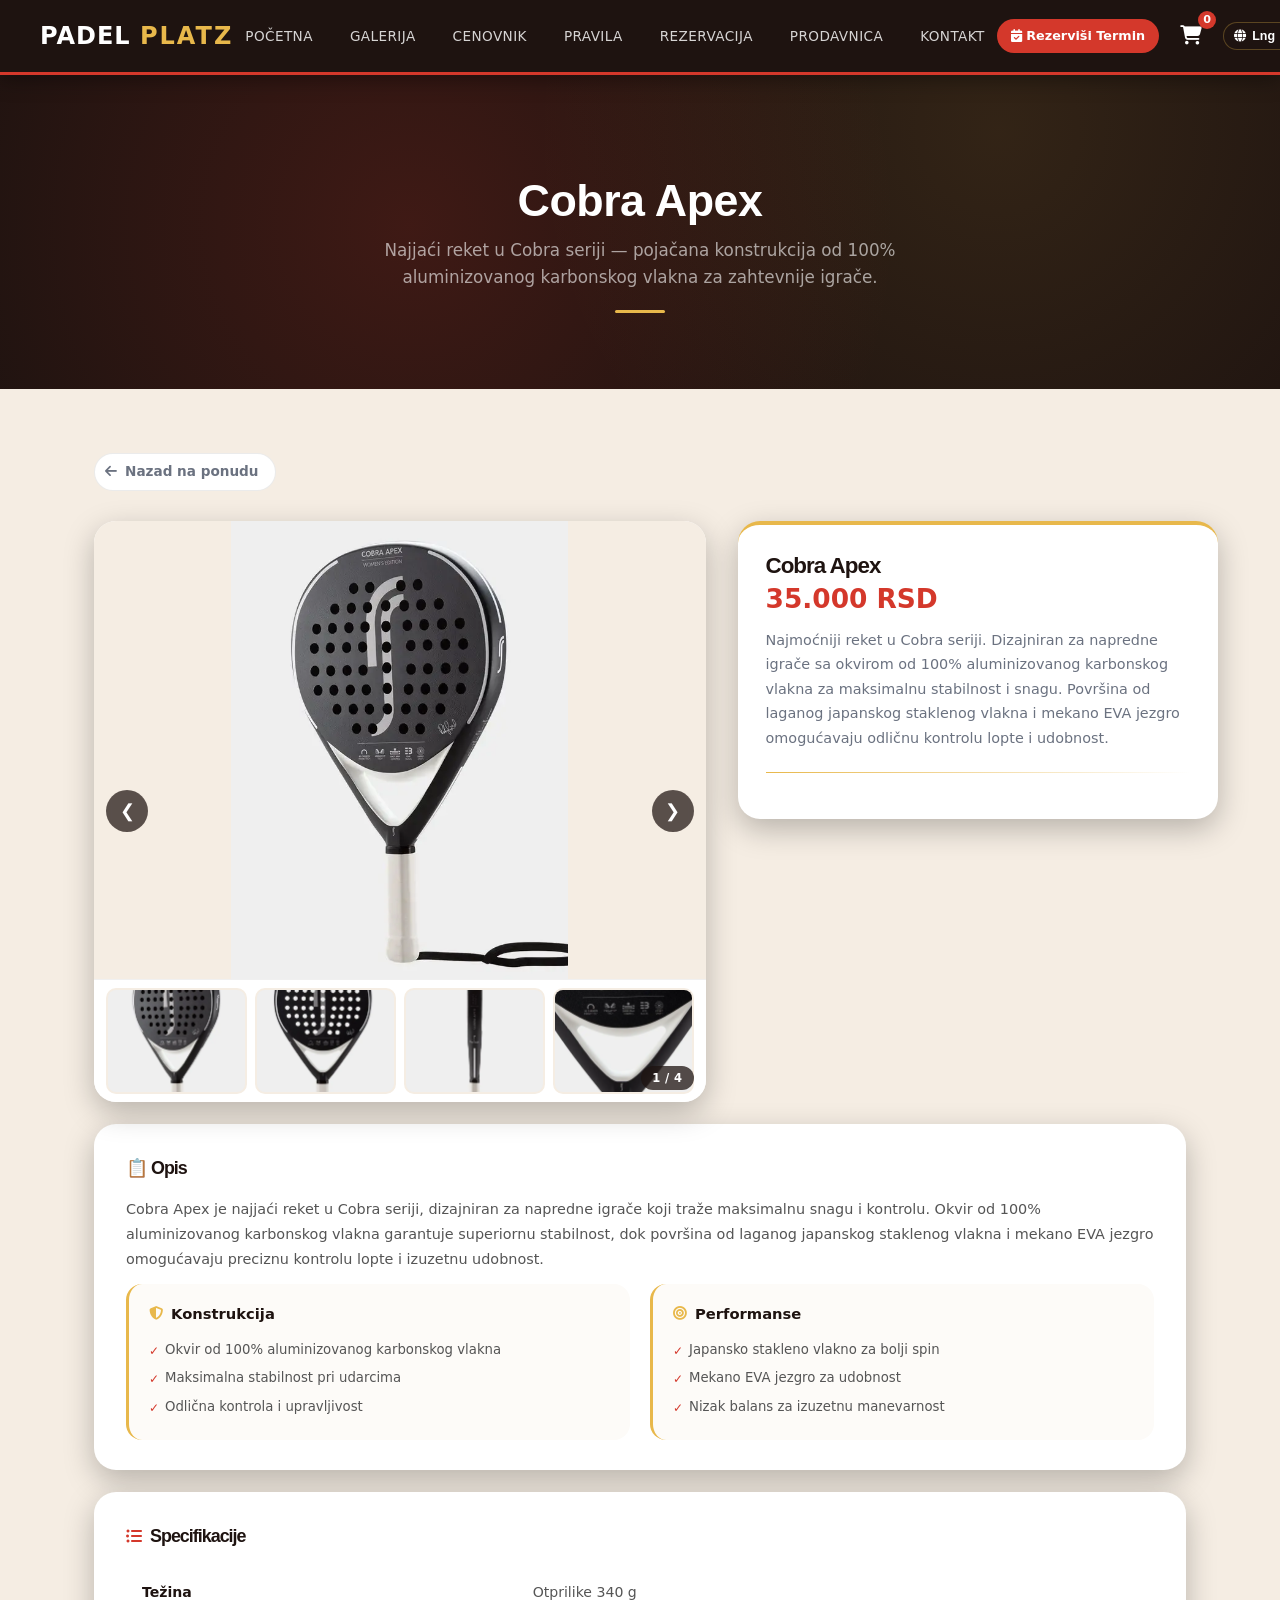
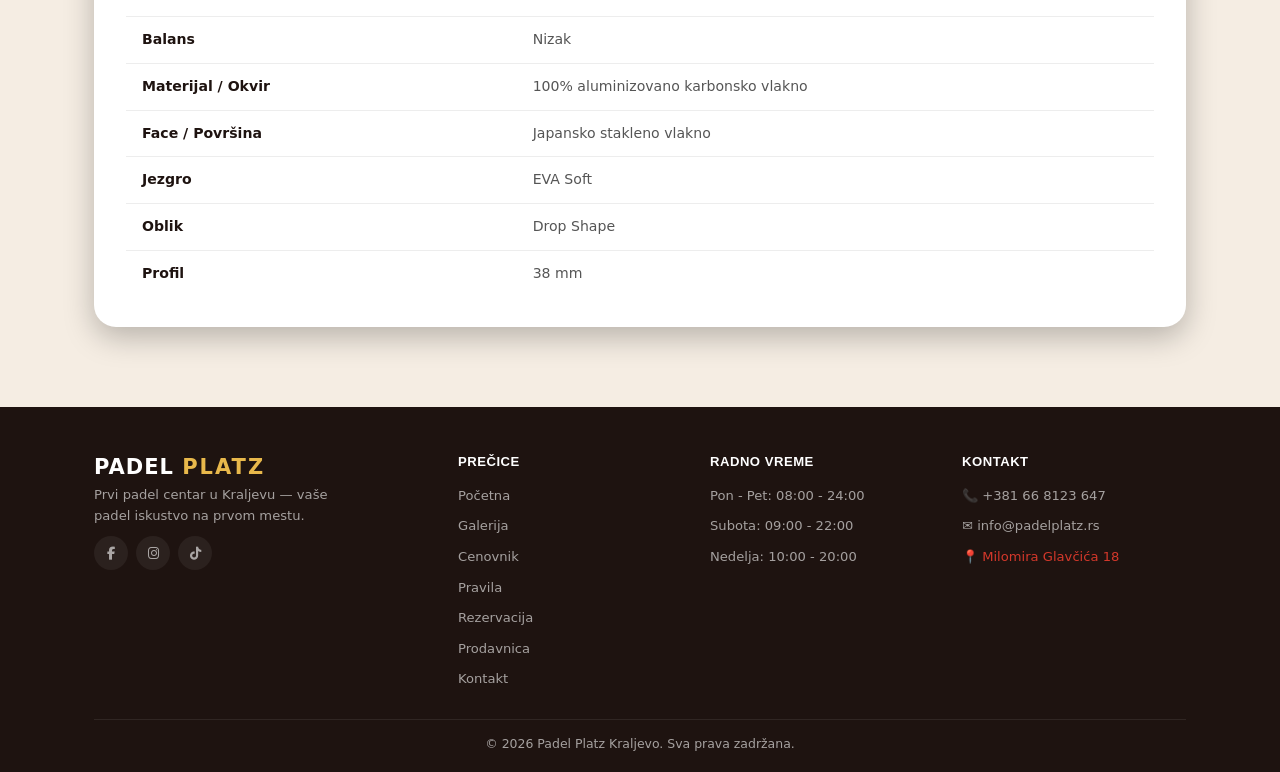
<file: product-cobra-apex.html>
<!DOCTYPE html>
<html lang="sr">
<head>
 <meta charset="UTF-8">
 <meta name="viewport" content="width=device-width, initial-scale=1.0">
 <meta name="description" content="Cobra Apex — 35.000 RSD. Pojačana konstrukcija za zahtevnije igrače.">
 <meta property="og:title" content="Cobra Apex - Padel Platz Shop">
 <meta property="og:description" content="Najjači reket u Cobra seriji — 100% aluminizovano karbonsko vlakno za napredne igrače.">
 <title>Cobra Apex - Padel Platz</title>
 <link rel="stylesheet" href="style.css">
 <link rel="stylesheet" href="https://cdnjs.cloudflare.com/ajax/libs/font-awesome/6.6.0/css/all.min.css">
 <link rel="icon" type="image/svg+xml" href="images/favicon.svg">
</head>
<body>

<nav class="navbar">
 <div class="nav-wrap">
  <a href="index.html" class="logo">PADEL <span>PLATZ</span></a>
  <ul class="nav-links">
   <li><a href="index.html">Početna</a></li>
   <li><a href="galerija.html">Galerija</a></li>
   <li><a href="cenovnik.html">Cenovnik</a></li>
   <li><a href="pravila.html">Pravila</a></li>
   <li><a href="rezervacija.html">Rezervacija</a></li>
   <li><a href="shop.html">Prodavnica</a></li>
   <li><a href="kontakt.html">Kontakt</a></li>
  </ul>
  <div class="nav-right">
   <a href="rezervacija.html" class="btn-nav"><i class="fas fa-calendar-check"></i> Rezerviši Termin</a>
   <div class="cart-icon-container" onclick="toggleCart()">
    <i class="fas fa-shopping-cart"></i>
    <span id="cart-count">0</span>
   </div>
   <div class="lang-dropdown">
     <button class="lang-toggle" aria-label="Select language" aria-expanded="false">
      <i class="fas fa-globe"></i>
      <span>Lng</span>
      <i class="fas fa-chevron-down lang-chevron"></i>
     </button>
    <div class="lang-menu" hidden>
     <button class="lang-option active" data-lang="sr">
      <span class="lang-abbr">RS</span>
      <span class="lang-flag"><img src="images/flags/rs.webp" alt="RS"></span>
      <span class="lang-name">Srpski</span>
     </button>
     <button class="lang-option" data-lang="en">
      <span class="lang-abbr">GB</span>
      <span class="lang-flag"><img src="images/flags/gb.webp" alt="GB"></span>
      <span class="lang-name">English</span>
     </button>
     <button class="lang-option" data-lang="hr">
      <span class="lang-abbr">HR</span>
      <span class="lang-flag"><img src="images/flags/hr.webp" alt="HR"></span>
      <span class="lang-name">Hrvatski</span>
     </button>
     <button class="lang-option" data-lang="es">
      <span class="lang-abbr">ES</span>
      <span class="lang-flag"><img src="images/flags/es.webp" alt="ES"></span>
      <span class="lang-name">Español</span>
     </button>
     <button class="lang-option" data-lang="de">
      <span class="lang-abbr">DE</span>
      <span class="lang-flag"><img src="images/flags/de.webp" alt="DE"></span>
      <span class="lang-name">Deutsch</span>
     </button>
    </div>
   </div>
   <button class="hamburger" id="hamburger-btn" aria-label="Menu"><i class="fas fa-bars"></i></button>
  </div>
 </div>
</nav>

<!-- ==================== PRODUCT HERO ==================== -->
<section class="product-hero">
 <div class="product-hero-content">
  <h1>Cobra Apex</h1>
  <p>Najjaći reket u Cobra seriji — pojačana konstrukcija od 100% aluminizovanog karbonskog vlakna za zahtevnije igrače.</p>
  <span class="hero-accent"></span>
 </div>
</section>

<!-- ==================== PRODUCT DETAIL ==================== -->
<section class="product-section">
 <div class="product-container">

  <a href="shop.html" class="back-to-shop"><i class="fas fa-arrow-left"></i> Nazad na ponudu</a>

  <span class="pd-gap"></span>

  <div class="product-detail-grid">

   <!-- ── Gallery ── -->
   <div class="product-image-large">
    <div class="gallery-wrap" id="gallery-cobra-apex">
     <div class="gallery-viewport">
      <div class="gallery-track" id="gallery-track-cobra-apex">
       <span><img src="images/rackets/cobra-apex-1.webp" alt="Cobra Apex - Pogled 1"></span>
       <span><img src="images/rackets/cobra-apex-2.webp" alt="Cobra Apex - Pogled 2"></span>
       <span><img src="images/rackets/cobra-apex-3.webp" alt="Cobra Apex - Pogled 3"></span>
       <span><img src="images/rackets/cobra-apex-4.webp" alt="Cobra Apex - Pogled 4"></span>
      </div>
     </div>
     <button class="gallery-arrow gallery-prev" data-gallery="gallery-cobra-apex">&#10094;</button>
     <button class="gallery-arrow gallery-next" data-gallery="gallery-cobra-apex">&#10095;</button>
     <div class="gallery-counter" id="gallery-counter-cobra-apex">1 / 4</div>

     <!-- thumbnail strip -->
     <div class="gallery-thumbs">
      <div class="gallery-thumb active" data-gallery="gallery-cobra-apex" data-slide="0">
       <img src="images/rackets/cobra-apex-1.webp" alt="Thumb 1"></div>
      <div class="gallery-thumb" data-gallery="gallery-cobra-apex" data-slide="1">
       <img src="images/rackets/cobra-apex-2.webp" alt="Thumb 2"></div>
      <div class="gallery-thumb" data-gallery="gallery-cobra-apex" data-slide="2">
       <img src="images/rackets/cobra-apex-3.webp" alt="Thumb 3"></div>
      <div class="gallery-thumb" data-gallery="gallery-cobra-apex" data-slide="3">
       <img src="images/rackets/cobra-apex-4.webp" alt="Thumb 4"></div>
     </div>
    </div>
   </div>

   <!-- ── Product Info ── -->
   <div class="product-info">
    <h2>Cobra Apex</h2>
    <div class="product-price">35.000 RSD</div>
    <p class="product-desc">Najmoćniji reket u Cobra seriji. Dizajniran za napredne igrače sa okvirom od 100% aluminizovanog karbonskog vlakna za maksimalnu stabilnost i snagu. Površina od laganog japanskog staklenog vlakna i mekano EVA jezgro omogućavaju odličnu kontrolu lopte i udobnost.</p>
   </div>

  </div><!-- /product-detail-grid -->

  <!-- ── Description + Features ── -->
  <div class="product-details-section">
   <h3>📋 Opis</h3>
   <p>Cobra Apex je najjaći reket u Cobra seriji, dizajniran za napredne igrače koji traže maksimalnu snagu i kontrolu. Okvir od 100% aluminizovanog karbonskog vlakna garantuje superiornu stabilnost, dok površina od laganog japanskog staklenog vlakna i mekano EVA jezgro omogućavaju preciznu kontrolu lopte i izuzetnu udobnost.</p>

   <div class="feature-grid">
    <div class="feature-block">
     <div class="feature-block-title"><i class="fas fa-shield-alt"></i> Konstrukcija</div>
     <ul>
      <li>Okvir od 100% aluminizovanog karbonskog vlakna</li>
      <li>Maksimalna stabilnost pri udarcima</li>
      <li>Odlična kontrola i upravljivost</li>
       </ul>
    </div>
    <div class="feature-block">
     <div class="feature-block-title"><i class="fas fa-bullseye"></i> Performanse</div>
     <ul>
      <li>Japansko stakleno vlakno za bolji spin</li>
      <li>Mekano EVA jezgro za udobnost</li>
      <li>Nizak balans za izuzetnu manevarnost</li>
     </ul>
    </div>
   </div>
  </div>

  <!-- ── Specifikacije ── -->
  <div class="product-specs">
   <h3><i class="fas fa-list-ul"></i>Specifikacije</h3>
   <table class="spec-table">
    <tr><td>Težina</td><td>Otprilike 340 g</td></tr>
    <tr><td>Balans</td><td>Nizak</td></tr>
    <tr><td>Materijal / Okvir</td><td>100% aluminizovano karbonsko vlakno</td></tr>
    <tr><td>Face / Površina</td><td>Japansko stakleno vlakno</td></tr>
    <tr><td>Jezgro</td><td>EVA Soft</td></tr>
    <tr><td>Oblik</td><td>Drop Shape</td></tr>
    <tr><td>Profil</td><td>38 mm</td></tr>
   </table>
  </div>

 </div>
</section>

<footer class="footer">
 <div class="container">
  <div class="footer-grid">
   <div class="fb">
    <a href="index.html" class="logo">PADEL <span>PLATZ</span></a>
    <p>Prvi padel centar u Kraljevu — vaše padel iskustvo na prvom mestu.</p>
    <div class="social-links">
     <a href="https://www.facebook.com/people/Padel-Platz/61575166736911" target="_blank" rel="noopener" aria-label="Facebook"><i class="fab fa-facebook-f"></i></a>
     <a href="https://www.instagram.com/padelplatz/" target="_blank" rel="noopener" aria-label="Instagram"><i class="fab fa-instagram"></i></a>
     <a href="https://www.tiktok.com/@padel.platz" target="_blank" rel="noopener" aria-label="TikTok"><i class="fab fa-tiktok"></i></a>
     </div>
    </div>
     <div>
      <h4>Prečice</h4>
     <ul class="footer-links">
      <li><a href="index.html">Početna</a></li>
      <li><a href="galerija.html">Galerija</a></li>
      <li><a href="cenovnik.html">Cenovnik</a></li>
      <li><a href="pravila.html">Pravila</a></li>
      <li><a href="rezervacija.html">Rezervacija</a></li>
      <li><a href="shop.html">Prodavnica</a></li>
      <li><a href="kontakt.html">Kontakt</a></li>
     </ul>
   </div>
   <div>
    <h4>Radno Vreme</h4>
    <ul class="footer-links">
     <li><a href="#">Pon - Pet: 08:00 - 24:00</a></li>
     <li><a href="#">Subota: 09:00 - 22:00</a></li>
     <li><a href="#">Nedelja: 10:00 - 20:00</a></li>
    </ul>
   </div>
   <div>
    <h4>Kontakt</h4>
    <ul class="footer-links">
     <li><a href="tel:+381668123647">📞 +381 66 8123 647</a></li>
     <li><a href="mailto:info@padelplatz.rs">✉ info@padelplatz.rs</a></li>
     <li><a href="https://www.google.com/maps/@43.7214157,20.6823418,591m/data=!3m1!1e3?entry=ttu&g_ep=EgoyMDI2MDUwNi4wIKXMDSoASAFQAw%3D%3D" target="_blank" rel="noopener" style="color:var(--primary)">📍 Milomira Glavčića 18</a></li>
    </ul>
   </div>
  </div>
  <div class="footer-bottom">
   <p>&copy; <span id="cy">2026</span> Padel Platz Kraljevo. Sva prava zadržana.</p>
  </div>
 </div>
</footer>

<div class="mobile-menu" id="mobileMenu">
 <button class="mobile-close" aria-label="Zatvori">&times;</button>
 <a href="index.html">🏠 Početna</a>
  <a href="galerija.html">📸 Galerija</a>
  <a href="cenovnik.html">💰 Cenovnik</a>
  <a href="pravila.html">📋 Pravila</a>
  <a href="rezervacija.html">📅 Rezervacija</a>
  <a href="shop.html">🛒 Prodavnica</a>
  <a href="kontakt.html">📞 Kontakt</a>
  <a href="rezervacija.html" class="mm-btn">✅ Rezerviši Termin</a>
</div>

<script src="main.js"></script>
<script src="cart.js"></script>
</body>
</html>
</file>
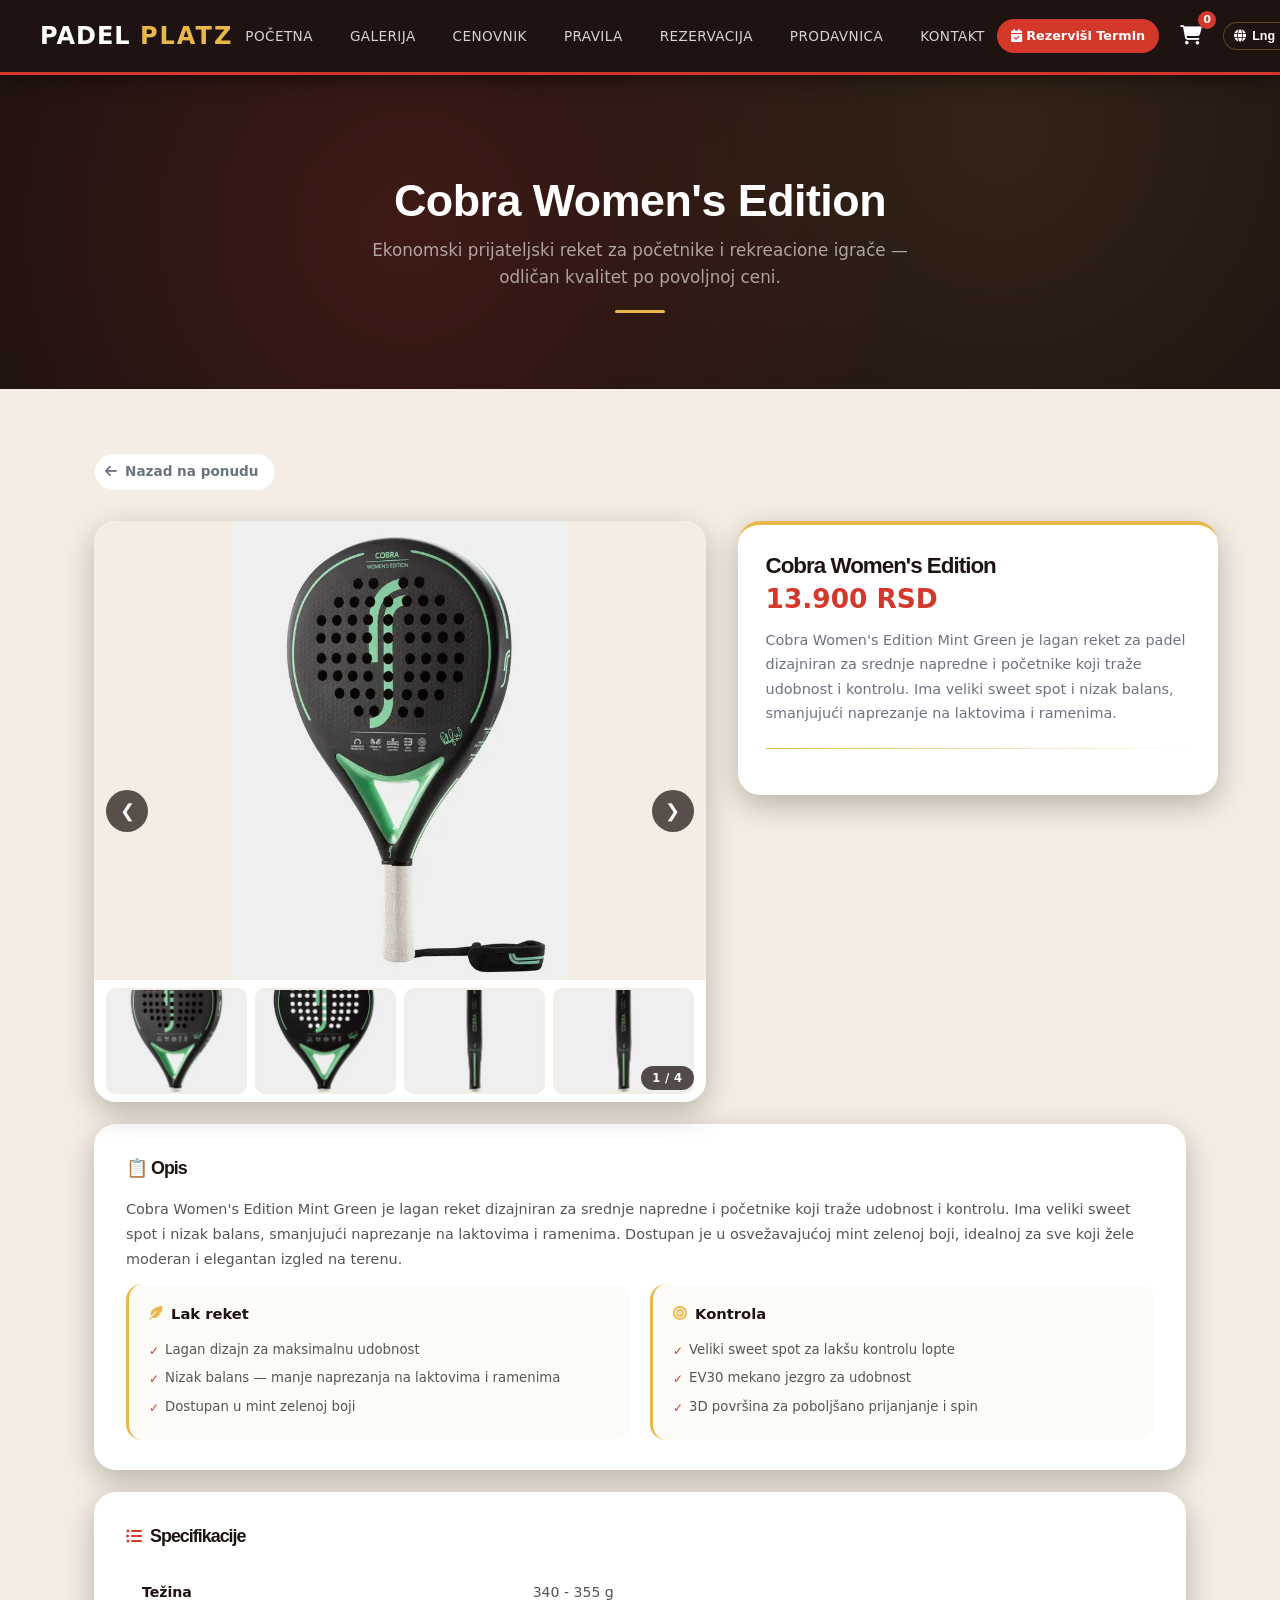
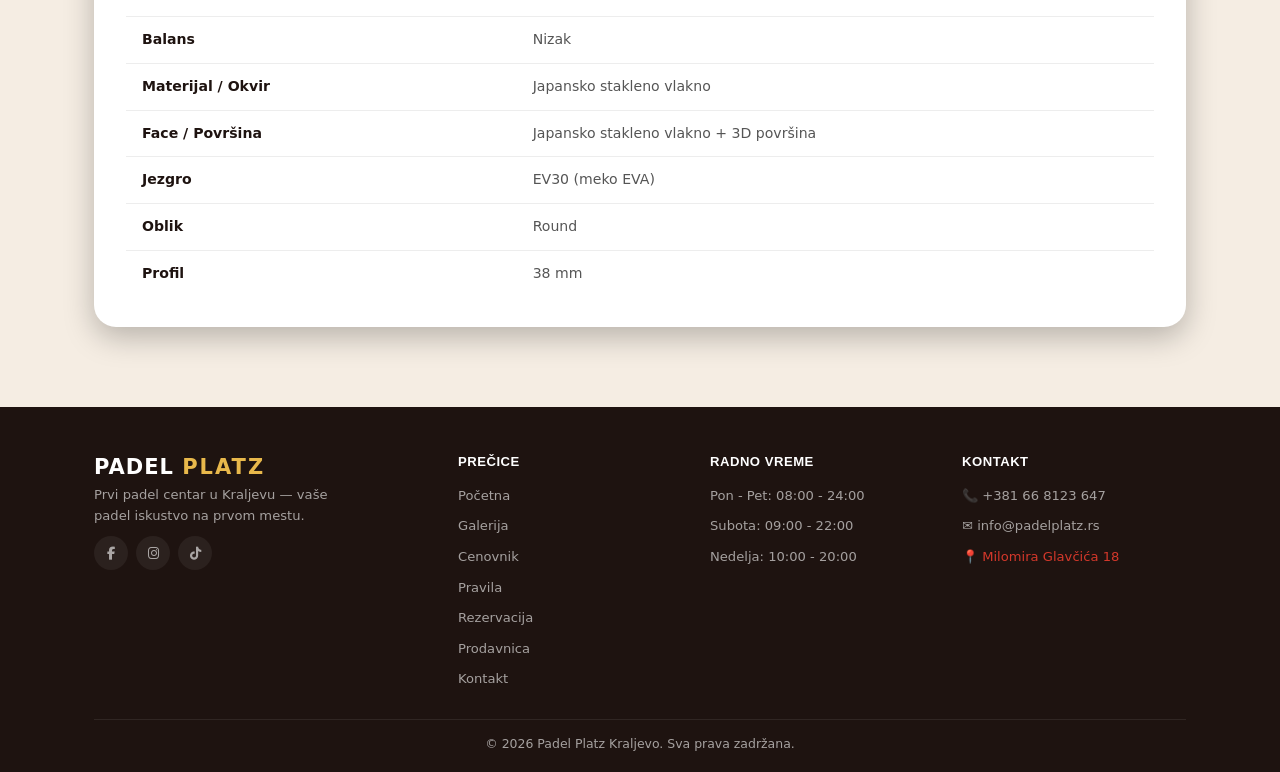
<file: product-cobra-womens.html>
<!DOCTYPE html>
<html lang="sr">
<head>
 <meta charset="UTF-8">
 <meta name="viewport" content="width=device-width, initial-scale=1.0">
 <meta name="description" content="Cobra Women's Edition — 13.900 RSD. Ekonomski prijateljski reket za početnike.">
 <meta property="og:title" content="Cobra Women's Edition - Padel Platz Shop">
 <meta property="og:description" content="Lagan reket za padel dizajniran za početnike — odličan kvalitet po povoljnoj ceni.">
 <title>Cobra Women&apos;s Edition - Padel Platz</title>
 <link rel="stylesheet" href="style.css">
 <link rel="stylesheet" href="https://cdnjs.cloudflare.com/ajax/libs/font-awesome/6.6.0/css/all.min.css">
 <link rel="icon" type="image/svg+xml" href="images/favicon.svg">
</head>
<body>

<nav class="navbar">
 <div class="nav-wrap">
  <a href="index.html" class="logo">PADEL <span>PLATZ</span></a>
  <ul class="nav-links">
   <li><a href="index.html">Početna</a></li>
   <li><a href="galerija.html">Galerija</a></li>
   <li><a href="cenovnik.html">Cenovnik</a></li>
   <li><a href="pravila.html">Pravila</a></li>
   <li><a href="rezervacija.html">Rezervacija</a></li>
   <li><a href="shop.html">Prodavnica</a></li>
   <li><a href="kontakt.html">Kontakt</a></li>
  </ul>
  <div class="nav-right">
    <a href="rezervacija.html" class="btn-nav"><i class="fas fa-calendar-check"></i> Rezerviši Termin</a>
    <div class="cart-icon-container" onclick="toggleCart()">
      <i class="fas fa-shopping-cart"></i>
      <span id="cart-count">0</span>
    </div>
    <div class="lang-dropdown">
    <button class="lang-toggle" aria-label="Select language" aria-expanded="false">
     <i class="fas fa-globe"></i>
     <span>Lng</span>
     <i class="fas fa-chevron-down lang-chevron"></i>
    </button>
    <div class="lang-menu" hidden>
     <button class="lang-option active" data-lang="sr">
      <span class="lang-abbr">RS</span>
      <span class="lang-flag"><img src="images/flags/rs.webp" alt="RS"></span>
      <span class="lang-name">Srpski</span>
     </button>
     <button class="lang-option" data-lang="en">
      <span class="lang-abbr">GB</span>
      <span class="lang-flag"><img src="images/flags/gb.webp" alt="GB"></span>
      <span class="lang-name">English</span>
     </button>
     <button class="lang-option" data-lang="hr">
      <span class="lang-abbr">HR</span>
      <span class="lang-flag"><img src="images/flags/hr.webp" alt="HR"></span>
      <span class="lang-name">Hrvatski</span>
     </button>
     <button class="lang-option" data-lang="es">
      <span class="lang-abbr">ES</span>
      <span class="lang-flag"><img src="images/flags/es.webp" alt="ES"></span>
      <span class="lang-name">Español</span>
     </button>
     <button class="lang-option" data-lang="de">
      <span class="lang-abbr">DE</span>
      <span class="lang-flag"><img src="images/flags/de.webp" alt="DE"></span>
      <span class="lang-name">Deutsch</span>
     </button>
    </div>
   </div>
   <button class="hamburger" id="hamburger-btn" aria-label="Menu"><i class="fas fa-bars"></i></button>
  </div>
 </div>
</nav>

<section class="product-hero">
 <div class="product-hero-content">
  <h1>Cobra Women&apos;s Edition</h1>
  <p>Ekonomski prijateljski reket za početnike i rekreacione igrače — odličan kvalitet po povoljnoj ceni.</p>
  <span class="hero-accent"></span>
 </div>
</section>

<section class="product-section">
 <div class="product-container">
  <a href="shop.html" class="back-to-shop"><i class="fas fa-arrow-left"></i> Nazad na ponudu</a>
  <span class="pd-gap"></span>

   <div class="product-detail-grid">

    <!-- ── Gallery ── -->
    <div class="product-image-large">
     <div class="gallery-wrap" id="gallery-cobra-womens">
      <div class="gallery-viewport">
       <div class="gallery-track" id="gallery-track-cobra-womens">
        <span><img src="images/rackets/cobra-women-1.webp" alt="Cobra Women's - Pogled 1"></span>
        <span><img src="images/rackets/cobra-women-2.webp" alt="Cobra Women's - Pogled 2"></span>
        <span><img src="images/rackets/cobra-women-3.webp" alt="Cobra Women's - Pogled 3"></span>
        <span><img src="images/rackets/cobra-women-3.webp" alt="Cobra Women's - Pogled 4"></span>
       </div>
      </div>
      <button class="gallery-arrow gallery-prev" data-gallery="gallery-cobra-womens">&#10094;</button>
      <button class="gallery-arrow gallery-next" data-gallery="gallery-cobra-womens">&#10095;</button>
      <div class="gallery-counter" id="gallery-counter-cobra-womens">1 / 4</div>

      <!-- thumbnail strip -->
      <div class="gallery-thumbs">
       <div class="gallery-thumb active" data-gallery="gallery-cobra-womens" data-slide="0">
        <img src="images/rackets/cobra-women-1.webp" alt="Thumb 1"></div>
       <div class="gallery-thumb" data-gallery="gallery-cobra-womens" data-slide="1">
        <img src="images/rackets/cobra-women-2.webp" alt="Thumb 2"></div>
       <div class="gallery-thumb" data-gallery="gallery-cobra-womens" data-slide="2">
        <img src="images/rackets/cobra-women-3.webp" alt="Thumb 3"></div>
       <div class="gallery-thumb" data-gallery="gallery-cobra-womens" data-slide="3">
        <img src="images/rackets/cobra-women-3.webp" alt="Thumb 4"></div>
      </div>

     </div>
    </div>

    <!-- ── Product Info ── -->
    <div class="product-info">
     <h2>Cobra Women&apos;s Edition</h2>
     <div class="product-price">13.900 RSD</div>
     <p class="product-desc">Cobra Women&apos;s Edition Mint Green je lagan reket za padel dizajniran za srednje napredne i početnike koji traže udobnost i kontrolu. Ima veliki sweet spot i nizak balans, smanjujući naprezanje na laktovima i ramenima.</p>
    </div>

    </div><!-- /product-detail-grid -->

    <!-- ── Description + Features ── -->
    <div class="product-details-section">
     <h3>📋 Opis</h3>
     <p>Cobra Women's Edition Mint Green je lagan reket dizajniran za srednje napredne i početnike koji traže udobnost i kontrolu. Ima veliki sweet spot i nizak balans, smanjujući naprezanje na laktovima i ramenima. Dostupan je u osvežavajućoj mint zelenoj boji, idealnoj za sve koji žele moderan i elegantan izgled na terenu.</p>

     <div class="feature-grid">
      <div class="feature-block">
       <div class="feature-block-title"><i class="fas fa-feather-alt"></i> Lak reket</div>
       <ul>
        <li>Lagan dizajn za maksimalnu udobnost</li>
        <li>Nizak balans — manje naprezanja na laktovima i ramenima</li>
        <li>Dostupan u mint zelenoj boji</li>
       </ul>
      </div>
      <div class="feature-block">
       <div class="feature-block-title"><i class="fas fa-bullseye"></i> Kontrola</div>
       <ul>
        <li>Veliki sweet spot za lakšu kontrolu lopte</li>
        <li>EV30 mekano jezgro za udobnost</li>
        <li>3D površina za poboljšano prijanjanje i spin</li>
       </ul>
      </div>
     </div>
    </div>

   <!-- ── Specifikacije ── -->
   <div class="product-specs">
    <h3><i class="fas fa-list-ul"></i>Specifikacije</h3>
    <table class="spec-table">
     <tr><td>Težina</td><td>340 - 355 g</td></tr>
     <tr><td>Balans</td><td>Nizak</td></tr>
     <tr><td>Materijal / Okvir</td><td>Japansko stakleno vlakno</td></tr>
     <tr><td>Face / Površina</td><td>Japansko stakleno vlakno + 3D površina</td></tr>
     <tr><td>Jezgro</td><td>EV30 (meko EVA)</td></tr>
     <tr><td>Oblik</td><td>Round</td></tr>
     <tr><td>Profil</td><td>38 mm</td></tr>
    </table>
   </div>

 </div>
</section>

<footer class="footer">
 <div class="container">
  <div class="footer-grid">
   <div class="fb">
    <a href="index.html" class="logo">PADEL <span>PLATZ</span></a>
    <p>Prvi padel centar u Kraljevu — vaše padel iskustvo na prvom mestu.</p>
    <div class="social-links">
     <a href="https://www.facebook.com/people/Padel-Platz/61575166736911" target="_blank" rel="noopener" aria-label="Facebook"><i class="fab fa-facebook-f"></i></a>
     <a href="https://www.instagram.com/padelplatz/" target="_blank" rel="noopener" aria-label="Instagram"><i class="fab fa-instagram"></i></a>
     <a href="https://www.tiktok.com/@padel.platz" target="_blank" rel="noopener" aria-label="TikTok"><i class="fab fa-tiktok"></i></a>
     </div>
     </div>
     <div>
      <h4>Prečice</h4>
     <ul class="footer-links">
      <li><a href="index.html">Početna</a></li>
      <li><a href="galerija.html">Galerija</a></li>
      <li><a href="cenovnik.html">Cenovnik</a></li>
      <li><a href="pravila.html">Pravila</a></li>
      <li><a href="rezervacija.html">Rezervacija</a></li>
      <li><a href="shop.html">Prodavnica</a></li>
      <li><a href="kontakt.html">Kontakt</a></li>
     </ul>
   </div>
   <div>
    <h4>Radno Vreme</h4>
    <ul class="footer-links">
     <li><a href="#">Pon - Pet: 08:00 - 24:00</a></li>
     <li><a href="#">Subota: 09:00 - 22:00</a></li>
     <li><a href="#">Nedelja: 10:00 - 20:00</a></li>
    </ul>
   </div>
   <div>
    <h4>Kontakt</h4>
    <ul class="footer-links">
     <li><a href="tel:+381668123647">📞 +381 66 8123 647</a></li>
     <li><a href="mailto:info@padelplatz.rs">✉ info@padelplatz.rs</a></li>
     <li><a href="https://www.google.com/maps/@43.7214157,20.6823418,591m/data=!3m1!1e3?entry=ttu&g_ep=EgoyMDI2MDUwNi4wIKXMDSoASAFQAw%3D%3D" target="_blank" rel="noopener" style="color:var(--primary)">📍 Milomira Glavčića 18</a></li>
    </ul>
   </div>
  </div>
  <div class="footer-bottom">
   <p>&copy; <span id="cy">2026</span> Padel Platz Kraljevo. Sva prava zadržana.</p>
  </div>
 </div>
</footer>

<div class="mobile-menu" id="mobileMenu">
 <button class="mobile-close" aria-label="Zatvori">&times;</button>
 <a href="index.html">🏠 Početna</a>
  <a href="galerija.html">📸 Galerija</a>
  <a href="cenovnik.html">💰 Cenovnik</a>
  <a href="pravila.html">📋 Pravila</a>
  <a href="rezervacija.html">📅 Rezervacija</a>
  <a href="shop.html">🛒 Prodavnica</a>
  <a href="kontakt.html">📞 Kontakt</a>
  <a href="rezervacija.html" class="mm-btn">✅ Rezerviši Termin</a>
</div>

<script src="main.js"></script>
<script src="cart.js"></script>
</body>
</html>
</file>
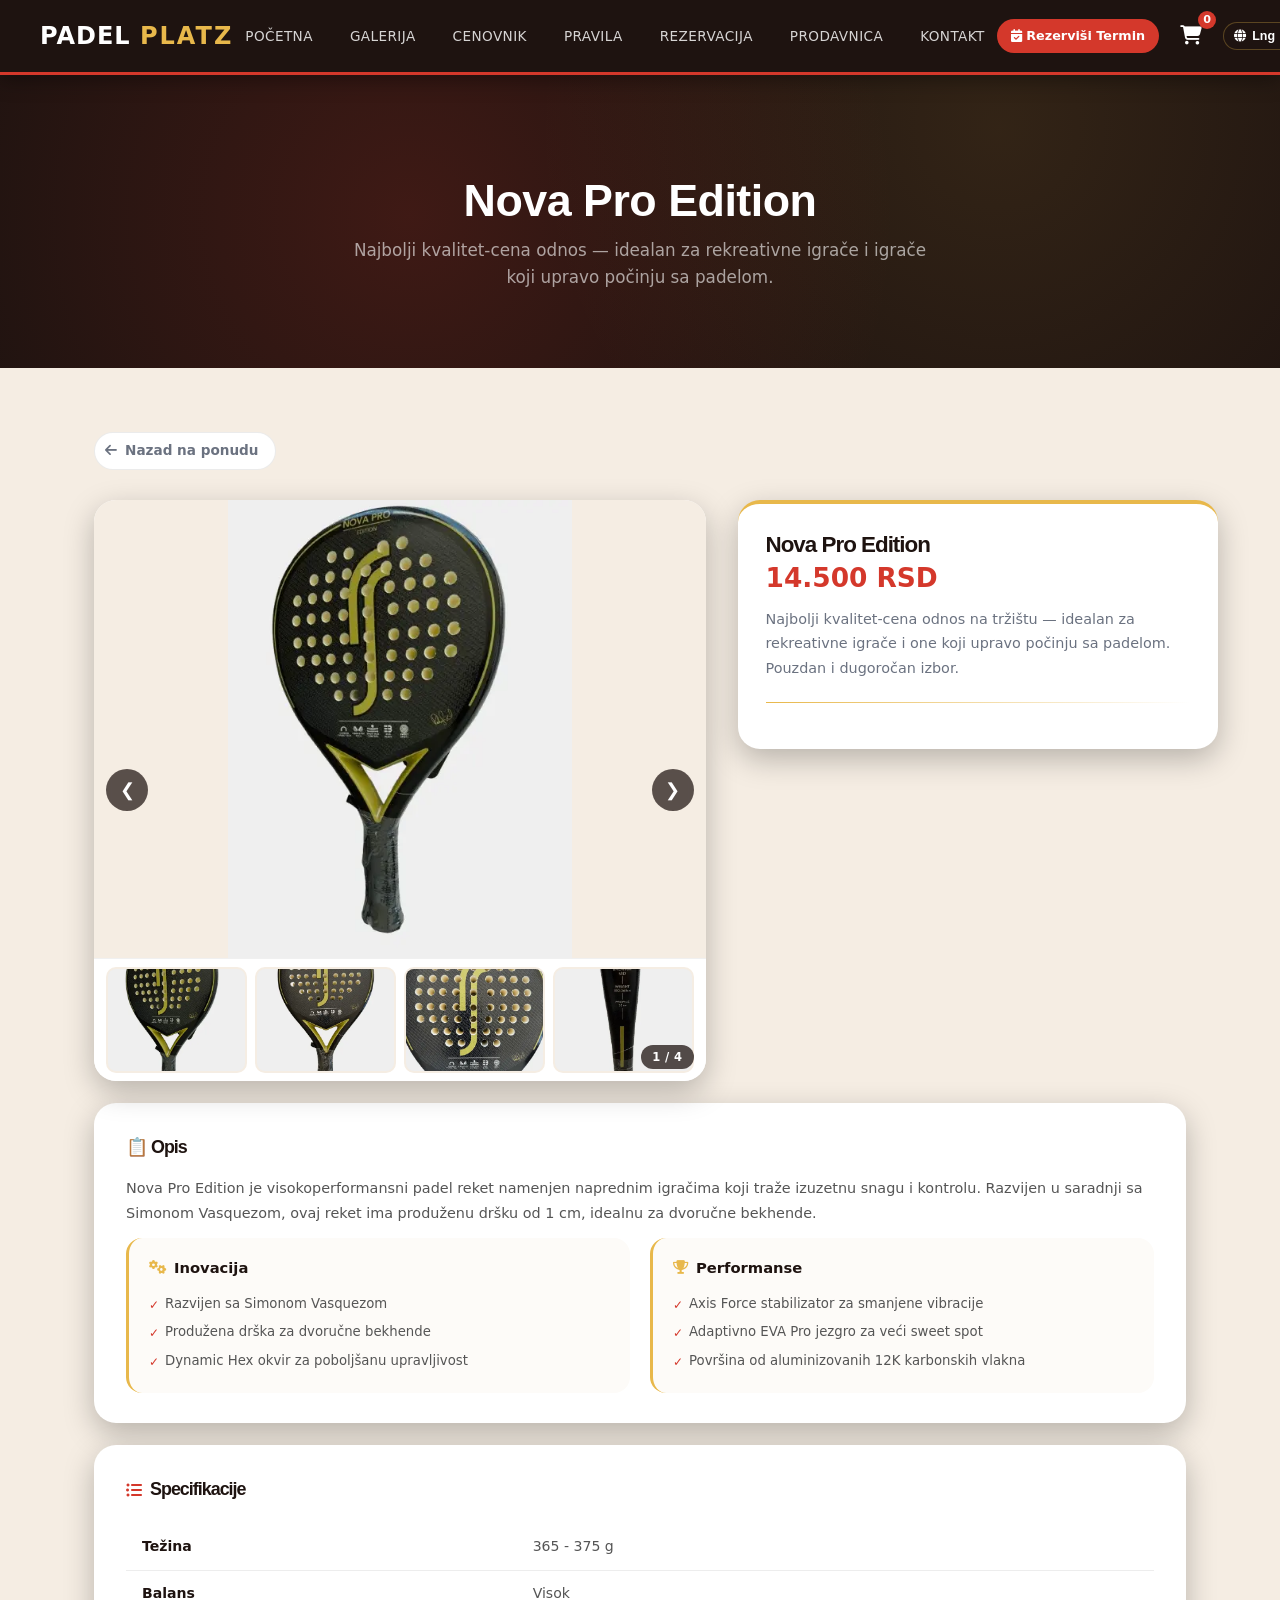
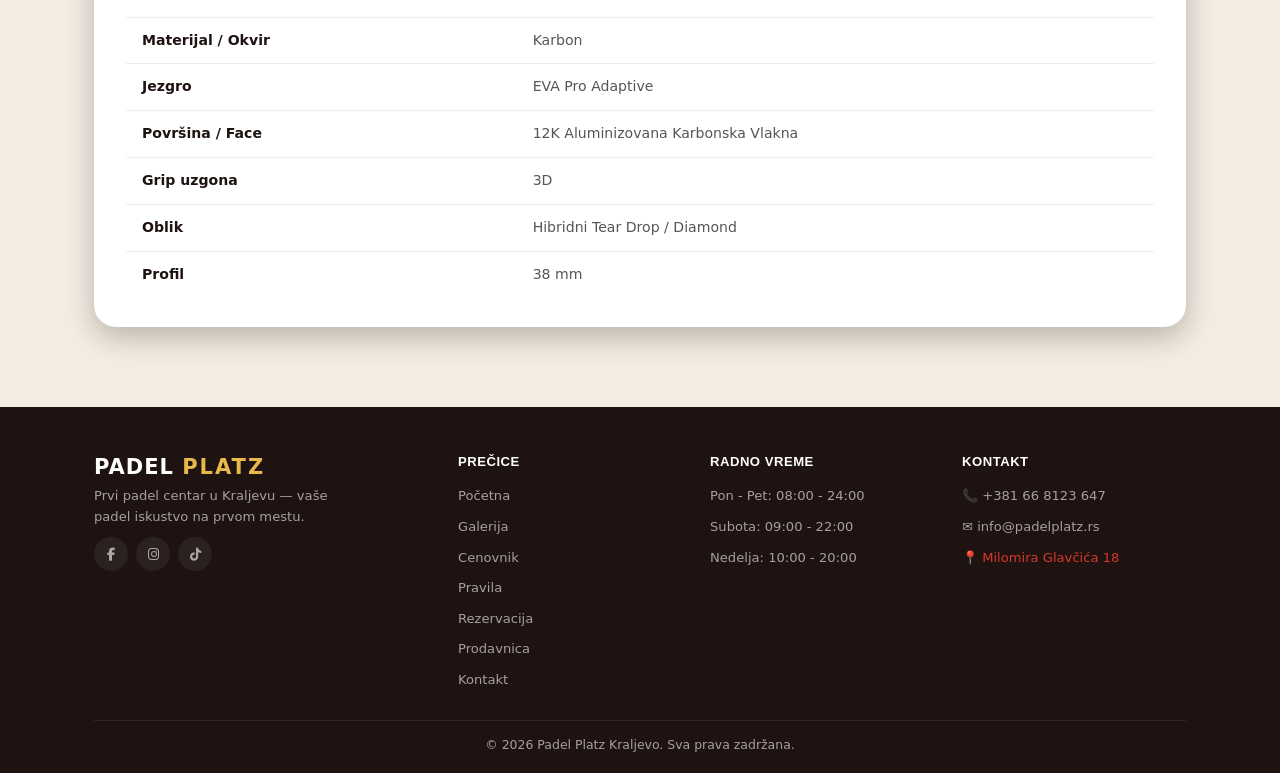
<file: product-nova-pro.html>
<!DOCTYPE html>
<html lang="sr">
<head>
 <meta charset="UTF-8">
 <meta name="viewport" content="width=device-width, initial-scale=1.0">
 <meta name="description" content="Nova Pro Edition — 14.500 RSD. Najbolji kvalitet-cena odnos za rekreativne igrače.">
 <meta property="og:title" content="Nova Pro Edition - Padel Platz Shop">
 <title>Nova Pro Edition - Padel Platz</title>
 <link rel="stylesheet" href="style.css">
 <link rel="stylesheet" href="https://cdnjs.cloudflare.com/ajax/libs/font-awesome/6.6.0/css/all.min.css">
 <link rel="icon" type="image/svg+xml" href="images/favicon.svg">
</head>
<body>

<nav class="navbar">
 <div class="nav-wrap">
<a href="index.html" class="logo">PADEL <span>PLATZ</span></a>
<ul class="nav-links">
 <li><a href="index.html">Početna</a></li>
 <li><a href="galerija.html">Galerija</a></li>
 <li><a href="cenovnik.html">Cenovnik</a></li>
 <li><a href="pravila.html">Pravila</a></li>
 <li><a href="rezervacija.html">Rezervacija</a></li>
 <li><a href="shop.html">Prodavnica</a></li>
 <li><a href="kontakt.html">Kontakt</a></li>
 </ul>
  <div class="nav-right">
   <a href="shop.html" class="btn-nav"><i class="fas fa-calendar-check"></i> Rezerviši Termin</a>
   <div class="cart-icon-container" onclick="toggleCart()">
    <i class="fas fa-shopping-cart"></i>
    <span id="cart-count">0</span>
   </div>
   <div class="lang-dropdown">
     <button class="lang-toggle" aria-label="Select language" aria-expanded="false">
      <i class="fas fa-globe"></i>
      <span>Lng</span>
      <i class="fas fa-chevron-down lang-chevron"></i>
     </button>
   <div class="lang-menu" hidden>
    <button class="lang-option active" data-lang="sr">
     <span class="lang-abbr">RS</span>
     <span class="lang-flag"><img src="images/flags/rs.webp" alt="RS"></span>
     <span class="lang-name">Srpski</span>
    </button>
    <button class="lang-option" data-lang="en">
     <span class="lang-abbr">GB</span>
     <span class="lang-flag"><img src="images/flags/gb.webp" alt="GB"></span>
     <span class="lang-name">English</span>
    </button>
    <button class="lang-option" data-lang="hr">
     <span class="lang-abbr">HR</span>
     <span class="lang-flag"><img src="images/flags/hr.webp" alt="HR"></span>
     <span class="lang-name">Hrvatski</span>
    </button>
    <button class="lang-option" data-lang="es">
     <span class="lang-abbr">ES</span>
     <span class="lang-flag"><img src="images/flags/es.webp" alt="ES"></span>
     <span class="lang-name">Español</span>
    </button>
    <button class="lang-option" data-lang="de">
     <span class="lang-abbr">DE</span>
     <span class="lang-flag"><img src="images/flags/de.webp" alt="DE"></span>
     <span class="lang-name">Deutsch</span>
    </button>
   </div>
  </div>
  <button class="hamburger" id="hamburger-btn" aria-label="Menu"><i class="fas fa-bars"></i></button>
 </div>
 </div>
</nav>

<section class="product-hero">
 <div class="product-hero-content">
 <h1>Nova Pro Edition</h1>
 <p>Najbolji kvalitet-cena odnos — idealan za rekreativne igrače i igrače koji upravo počinju sa padelom.</p>
 </div>
</section>

<section class="product-section">
 <div class="product-container">
 <a href="shop.html" class="back-to-shop"><i class="fas fa-arrow-left"></i> Nazad na ponudu</a>

 <span class="pd-gap"></span>

 <div class="product-detail-grid">

  <!-- ── Gallery ── -->
  <div class="product-image-large">
   <div class="gallery-wrap" id="gallery-nova-pro">
    <div class="gallery-viewport">
     <div class="gallery-track" id="gallery-track-nova-pro">
      <span><img src="images/rackets/nova-pro-side-1.webp" alt="Nova Pro Edition - Pogled 1"></span>
      <span><img src="images/rackets/nova-pro-side-2.webp" alt="Nova Pro Edition - Pogled 2"></span>
      <span><img src="images/rackets/nova-pro-side-3.webp" alt="Nova Pro Edition - Pogled 3"></span>
      <span><img src="images/rackets/nova-pro-side-4.webp" alt="Nova Pro Edition - Pogled 4"></span>
     </div>
    </div>
    <button class="gallery-arrow gallery-prev" data-gallery="gallery-nova-pro">&#10094;</button>
    <button class="gallery-arrow gallery-next" data-gallery="gallery-nova-pro">&#10095;</button>
    <div class="gallery-counter" id="gallery-counter-nova-pro">1 / 4</div>

    <!-- thumbnail strip -->
    <div class="gallery-thumbs">
     <div class="gallery-thumb active" data-gallery="gallery-nova-pro" data-slide="0">
      <img src="images/rackets/nova-pro-side-1.webp" alt="Thumb 1"></div>
     <div class="gallery-thumb" data-gallery="gallery-nova-pro" data-slide="1">
      <img src="images/rackets/nova-pro-side-2.webp" alt="Thumb 2"></div>
     <div class="gallery-thumb" data-gallery="gallery-nova-pro" data-slide="2">
      <img src="images/rackets/nova-pro-side-3.webp" alt="Thumb 3"></div>
     <div class="gallery-thumb" data-gallery="gallery-nova-pro" data-slide="3">
      <img src="images/rackets/nova-pro-side-4.webp" alt="Thumb 4"></div>
    </div>
   </div>
  </div>

  <!-- ── Product Info ── -->
  <div class="product-info">
   <h2>Nova Pro Edition</h2>
   <div class="product-price">14.500 RSD</div>
   <p class="product-desc">Najbolji kvalitet-cena odnos na tržištu — idealan za rekreativne igrače i one koji upravo počinju sa padelom. Pouzdan i dugoročan izbor.</p>
  </div>

 </div><!-- /product-detail-grid -->

 <!-- ── Description + Features ── -->
 <div class="product-details-section">
  <h3>📋 Opis</h3>
  <p>Nova Pro Edition je visokoperformansni padel reket namenjen naprednim igračima koji traže izuzetnu snagu i kontrolu. Razvijen u saradnji sa Simonom Vasquezom, ovaj reket ima produženu dršku od 1 cm, idealnu za dvoručne bekhende.</p>

  <div class="feature-grid">
   <div class="feature-block">
    <div class="feature-block-title"><i class="fas fa-cogs"></i> Inovacija</div>
    <ul>
     <li>Razvijen sa Simonom Vasquezom</li>
     <li>Produžena drška za dvoručne bekhende</li>
     <li>Dynamic Hex okvir za poboljšanu upravljivost</li>
    </ul>
   </div>
   <div class="feature-block">
    <div class="feature-block-title"><i class="fas fa-trophy"></i> Performanse</div>
    <ul>
     <li>Axis Force stabilizator za smanjene vibracije</li>
     <li>Adaptivno EVA Pro jezgro za veći sweet spot</li>
     <li>Površina od aluminizovanih 12K karbonskih vlakna</li>
    </ul>
   </div>
  </div>
 </div>

 <!-- ── Specifikacije ── -->
 <div class="product-specs">
  <h3><i class="fas fa-list-ul"></i>Specifikacije</h3>
  <table class="spec-table">
   <tr><td>Težina</td><td>365 - 375 g</td></tr>
   <tr><td>Balans</td><td>Visok</td></tr>
   <tr><td>Materijal / Okvir</td><td>Karbon</td></tr>
   <tr><td>Jezgro</td><td>EVA Pro Adaptive</td></tr>
   <tr><td>Površina / Face</td><td>12K Aluminizovana Karbonska Vlakna</td></tr>
   <tr><td>Grip uzgona</td><td>3D</td></tr>
   <tr><td>Oblik</td><td>Hibridni Tear Drop / Diamond</td></tr>
   <tr><td>Profil</td><td>38 mm</td></tr>
  </table>
 </div>
</section>

  <!-- ==================== FOOTER ==================== -->
  <footer class="footer">
   <div class="container">
   <div class="footer-grid">
   <div class="fb">
   <a href="index.html" class="logo">PADEL <span>PLATZ</span></a>
   <p data-i18n="footer.about">Prvi padel centar u Kraljevu — vaše padel iskustvo na prvom mestu.</p>
   <div class="social-links">
   <a href="https://www.facebook.com/people/Padel-Platz/61575166736911" target="_blank" rel="noopener" aria-label="Facebook"><i class="fab fa-facebook-f"></i></a>
   <a href="https://www.instagram.com/padelplatz/" target="_blank" rel="noopener" aria-label="Instagram"><i class="fab fa-instagram"></i></a>
   <a href="https://www.tiktok.com/@padel.platz" target="_blank" rel="noopener" aria-label="TikTok"><i class="fab fa-tiktok"></i></a>
   </div>
   </div>
   <div>
   <h4 data-i18n="footer.links">Prečice</h4>
    <ul class="footer-links">
    <li><a href="index.html" data-i18n="nav.home">Početna</a></li>
    <li><a href="galerija.html" data-i18n="nav.gallery">Galerija</a></li>
    <li><a href="cenovnik.html" data-i18n="nav.pricing">Cenovnik</a></li>
    <li><a href="pravila.html" data-i18n="nav.rules">Pravila</a></li>
    <li><a href="rezervacija.html" data-i18n="nav.booking">Rezervacija</a></li>
    <li><a href="shop.html" data-i18n="nav.shop">Prodavnica</a></li>
    <li><a href="kontakt.html" data-i18n="nav.contact">Kontakt</a></li>
    </ul>
    </div>
   <div>
   <h4 data-i18n="footer.hours">Radno Vreme</h4>
   <ul class="footer-links">
   <li><a href="#"><span data-i18n="footer.monFri">Pon - Pet: 08:00 - 24:00</span></a></li>
   <li><a href="#"><span data-i18n="footer.sat">Subota: 09:00 - 22:00</span></a></li>
   <li><a href="#"><span data-i18n="footer.sun">Nedelja: 10:00 - 20:00</span></a></li>
   </ul>
   </div>
   <div>
   <h4 data-i18n="footer.contactTitle">Kontakt</h4>
   <ul class="footer-links">
   <li><a href="tel:+381668123647">📞 +381 66 8123 647</a></li>
   <li><a href="mailto:info@padelplatz.rs">✉ info@padelplatz.rs</a></li>
   <li><a href="https://www.google.com/maps/@43.7214157,20.6823418,591m/data=!3m1!1e3?entry=ttu&g_ep=EgoyMDI2MDUwNi4wIKXMDSoASAFQAw%3D%3D" target="_blank" rel="noopener" style="color:var(--primary)">📍 Milomira Glavčića 18</a></li>
    </ul>
    </div>
   </div>
   <div class="footer-bottom">
  <p>&copy; <span id="cy">2026</span> Padel Platz Kraljevo. Sva prava zadržana.</p>
   </div>
  </div>
 </footer>

<div class="mobile-menu" id="mobileMenu">
 <button class="mobile-close" aria-label="Zatvori">&times;</button>
 <a href="index.html">🏠 Početna</a>
  <a href="galerija.html">📸 Galerija</a>
  <a href="cenovnik.html">💰 Cenovnik</a>
  <a href="pravila.html">📋 Pravila</a>
  <a href="rezervacija.html">📅 Rezervacija</a>
  <a href="shop.html">🛒 Prodavnica</a>
  <a href="kontakt.html">📞 Kontakt</a>
  <a href="rezervacija.html" class="mm-btn">✅ Rezerviši Termin</a>
</div>

<script src="main.js"></script>
<script src="cart.js"></script>
</body>
</html>
</file>
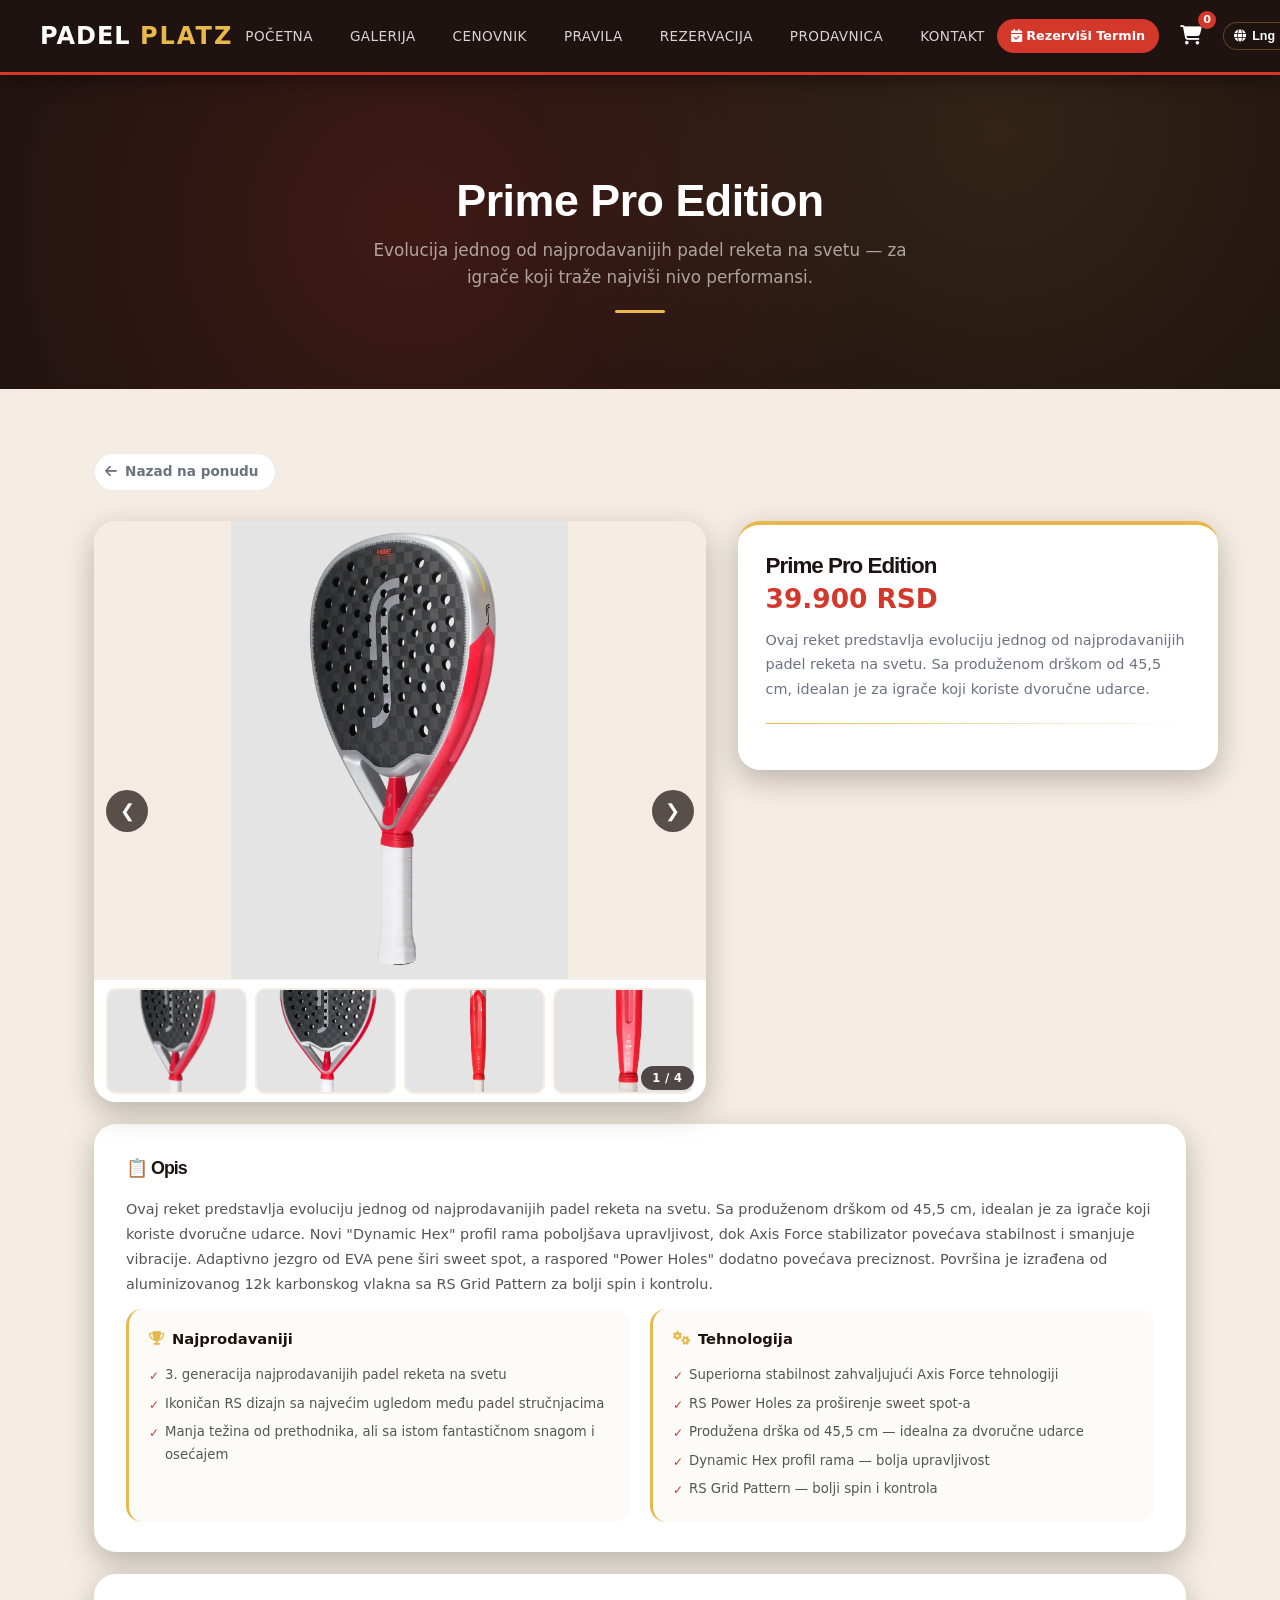
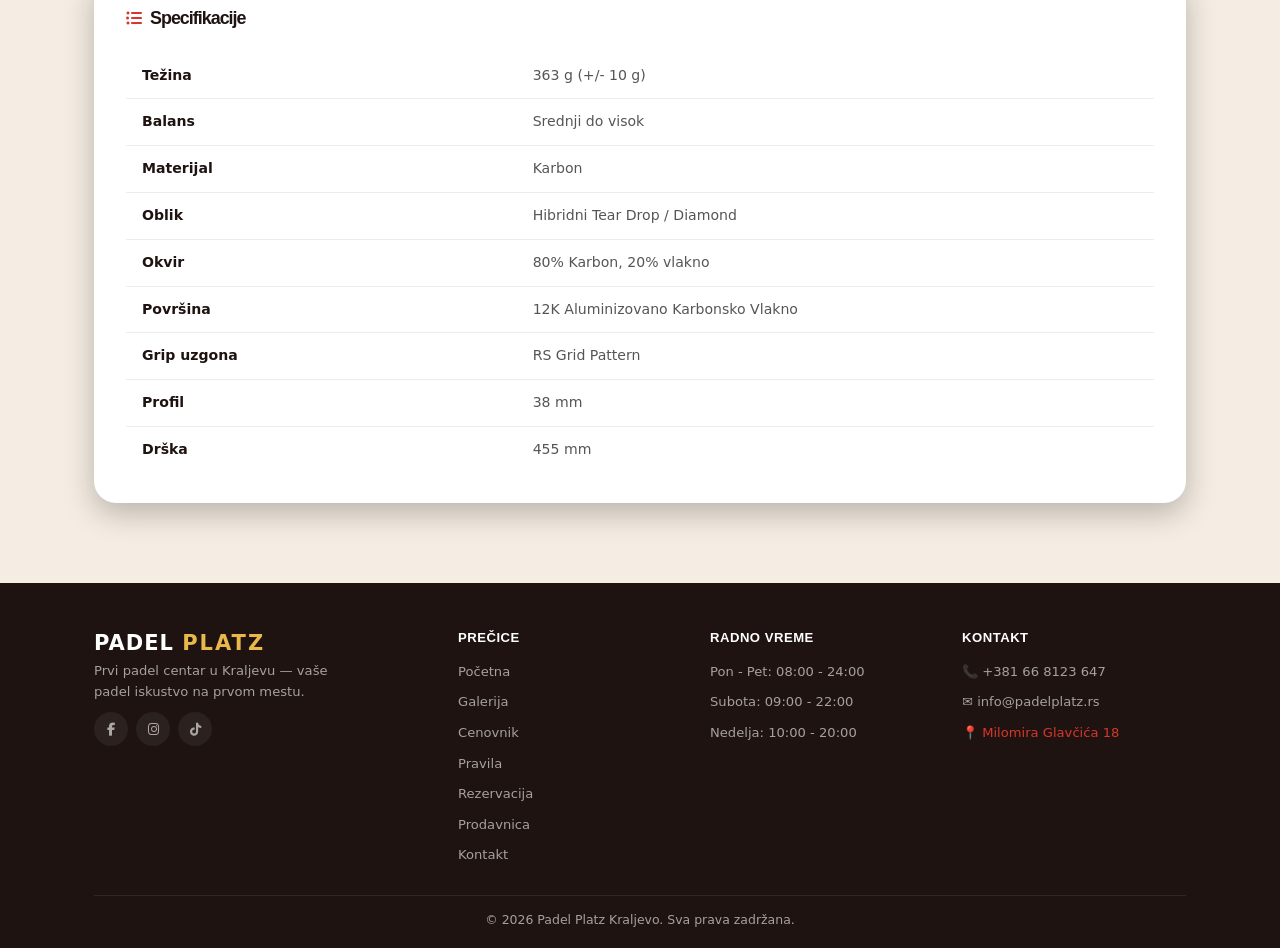
<file: product-prime-pro.html>
<!DOCTYPE html>
<html lang="sr">
<head>
 <meta charset="UTF-8">
 <meta name="viewport" content="width=device-width, initial-scale=1.0">
 <meta name="description" content="Prime Pro Edition — 39.900 RSD. Profesionalni padel reket za napredne igrače.">
 <meta property="og:title" content="Prime Pro Edition - Padel Platz Shop">
 <meta property="og:description" content="Evolucija jednog od najprodavanijih padel reketa na svetu.">
 <title>Prime Pro Edition - Padel Platz</title>
 <link rel="stylesheet" href="style.css">
 <link rel="stylesheet" href="https://cdnjs.cloudflare.com/ajax/libs/font-awesome/6.6.0/css/all.min.css">
 <link rel="icon" type="image/svg+xml" href="images/favicon.svg">
</head>
<body>

<nav class="navbar">
 <div class="nav-wrap">
  <a href="index.html" class="logo">PADEL <span>PLATZ</span></a>
  <ul class="nav-links">
   <li><a href="index.html" data-i18n="nav.home">Početna</a></li>
   <li><a href="galerija.html" data-i18n="nav.gallery">Galerija</a></li>
   <li><a href="cenovnik.html" data-i18n="nav.pricing">Cenovnik</a></li>
   <li><a href="pravila.html" data-i18n="nav.rules">Pravila</a></li>
   <li><a href="rezervacija.html" data-i18n="nav.booking">Rezervacija</a></li>
   <li><a href="shop.html" data-i18n="nav.shop">Prodavnica</a></li>
   <li><a href="kontakt.html" data-i18n="nav.contact">Kontakt</a></li>
  </ul>
  <div class="nav-right">
    <a href="rezervacija.html" class="btn-nav" data-i18n="nav.bookNav"><i class="fas fa-calendar-check"></i> Rezerviši Termin</a>
    <div class="cart-icon-container" onclick="toggleCart()">
      <i class="fas fa-shopping-cart"></i>
      <span id="cart-count">0</span>
    </div>
    <div class="lang-dropdown">
     <button class="lang-toggle" aria-label="Select language" aria-expanded="false">
      <i class="fas fa-globe"></i>
      <span>Lng</span>
      <i class="fas fa-chevron-down lang-chevron"></i>
     </button>
    <div class="lang-menu" hidden>
     <button class="lang-option active" data-lang="sr">
      <span class="lang-abbr">RS</span>
      <span class="lang-flag"><img src="images/flags/rs.webp" alt="RS"></span>
      <span class="lang-name">Srpski</span>
     </button>
     <button class="lang-option" data-lang="en">
      <span class="lang-abbr">GB</span>
      <span class="lang-flag"><img src="images/flags/gb.webp" alt="GB"></span>
      <span class="lang-name">English</span>
     </button>
     <button class="lang-option" data-lang="hr">
      <span class="lang-abbr">HR</span>
      <span class="lang-flag"><img src="images/flags/hr.webp" alt="HR"></span>
      <span class="lang-name">Hrvatski</span>
     </button>
     <button class="lang-option" data-lang="es">
      <span class="lang-abbr">ES</span>
      <span class="lang-flag"><img src="images/flags/es.webp" alt="ES"></span>
      <span class="lang-name">Español</span>
     </button>
     <button class="lang-option" data-lang="de">
      <span class="lang-abbr">DE</span>
      <span class="lang-flag"><img src="images/flags/de.webp" alt="DE"></span>
      <span class="lang-name">Deutsch</span>
     </button>
    </div>
   </div>
   <button class="hamburger" id="hamburger-btn" aria-label="Menu"><i class="fas fa-bars"></i></button>
  </div>
 </div>
</nav>

<!-- ==================== PRODUCT HERO ==================== -->
<section class="product-hero">
 <div class="product-hero-content">
  <h1 data-i18n="pp.name">Prime Pro Edition</h1>
  <p data-i18n="pp.desc">Evolucija jednog od najprodavanijih padel reketa na svetu — za igrače koji traže najviši nivo performansi.</p>
  <span class="hero-accent"></span>
 </div>
</section>

<!-- ==================== PRODUCT DETAIL ==================== -->
<section class="product-section">
 <div class="product-container">

  <a href="shop.html" class="back-to-shop" data-i18n="product.back"><i class="fas fa-arrow-left"></i> Nazad na ponudu</a>

  <span class="pd-gap"></span>

  <div class="product-detail-grid">

   <!-- ── Gallery ── -->
   <div class="product-image-large">
    <div class="gallery-wrap" id="gallery-prime-pro">
     <div class="gallery-viewport">
      <div class="gallery-track" id="gallery-track-prime-pro">
       <span><img src="images/rackets/racket-prime-pro-1.webp" alt="Prime Pro Edition - Pogled 1"></span>
       <span><img src="images/rackets/racket-prime-pro-2.webp" alt="Prime Pro Edition - Pogled 2"></span>
       <span><img src="images/rackets/racket-prime-pro-3.webp" alt="Prime Pro Edition - Pogled 3"></span>
       <span><img src="images/rackets/racket-prime-pro-4.webp" alt="Prime Pro Edition - Pogled 4"></span>
      </div>
      </div>

      <button class="gallery-arrow gallery-prev" data-gallery="gallery-prime-pro">&#10094;</button>
      <button class="gallery-arrow gallery-next" data-gallery="gallery-prime-pro">&#10095;</button>
      <div class="gallery-counter" id="gallery-counter-prime-pro">1 / 4</div>

      <!-- thumbnail strip -->
      <div class="gallery-thumbs">
       <div class="gallery-thumb active" data-gallery="gallery-prime-pro" data-slide="0">
        <img src="images/rackets/racket-prime-pro-1.webp" alt="Thumb 1"></div>
       <div class="gallery-thumb" data-gallery="gallery-prime-pro" data-slide="1">
        <img src="images/rackets/racket-prime-pro-2.webp" alt="Thumb 2"></div>
       <div class="gallery-thumb" data-gallery="gallery-prime-pro" data-slide="2">
        <img src="images/rackets/racket-prime-pro-3.webp" alt="Thumb 3"></div>
       <div class="gallery-thumb" data-gallery="gallery-prime-pro" data-slide="3">
        <img src="images/rackets/racket-prime-pro-4.webp" alt="Thumb 4"></div>
      </div>
     </div>
   </div>

   <!-- ── Product Info ── -->
   <div class="product-info">
    <h2 data-i18n="pp.name">Prime Pro Edition</h2>
    <div class="product-price" data-price-rsd="39900">39.900 RSD</div>
    <p class="product-desc" data-i18n="pp.desc">Ovaj reket predstavlja evoluciju jednog od najprodavanijih padel reketa na svetu. Sa produženom drškom od 45,5 cm, idealan je za igrače koji koriste dvoručne udarce.</p>
   </div>

  </div><!-- /product-detail-grid -->

  <!-- ── Description + Features ── -->
  <div class="product-details-section">
   <h3 data-i18n="product.features">📋 Opis</h3>
   <p data-i18n="pp.full">Ovaj reket predstavlja evoluciju jednog od najprodavanijih padel reketa na svetu. Sa produženom drškom od 45,5 cm, idealan je za igrače koji koriste dvoručne udarce. Novi "Dynamic Hex" profil rama poboljšava upravljivost, dok Axis Force stabilizator povećava stabilnost i smanjuje vibracije. Adaptivno jezgro od EVA pene širi sweet spot, a raspored "Power Holes" dodatno povećava preciznost. Površina je izrađena od aluminizovanog 12k karbonskog vlakna sa RS Grid Pattern za bolji spin i kontrolu.</p>

   <!-- 2-col feature cards -->
   <div class="feature-grid">

    <div class="feature-block">
     <div class="feature-block-title"><i class="fas fa-trophy"></i> Najprodavaniji</div>
     <ul>
      <li>3. generacija najprodavanijih padel reketa na svetu</li>
      <li>Ikoničan RS dizajn sa najvećim ugledom među padel stručnjacima</li>
      <li>Manja težina od prethodnika, ali sa istom fantastičnom snagom i osećajem</li>
     </ul>
    </div>

    <div class="feature-block">
     <div class="feature-block-title"><i class="fas fa-cogs"></i> Tehnologija</div>
     <ul>
      <li>Superiorna stabilnost zahvaljujući Axis Force tehnologiji</li>
      <li>RS Power Holes za proširenje sweet spot-a</li>
      <li>Produžena drška od 45,5 cm — idealna za dvoručne udarce</li>
      <li>Dynamic Hex profil rama — bolja upravljivost</li>
      <li>RS Grid Pattern — bolji spin i kontrola</li>
     </ul>
    </div>

   </div>
  </div>

  <!-- ── Specifikacije ── -->
  <div class="product-specs">
   <h3><i class="fas fa-list-ul"></i><span data-i18n="product.specs">Specifikacije</span></h3>
   <table class="spec-table">
    <tr>
     <td data-i18n="product.weight">Težina</td>
     <td>363 g (+/- 10 g)</td>
    </tr>
    <tr>
     <td data-i18n="product.balance">Balans</td>
     <td>Srednji do visok</td>
    </tr>
    <tr>
     <td data-i18n="product.material">Materijal</td>
     <td>Karbon</td>
    </tr>
    <tr>
     <td data-i18n="product.shape">Oblik</td>
     <td>Hibridni Tear Drop / Diamond</td>
    </tr>
    <tr>
     <td data-i18n="product.surface">Okvir</td>
     <td>80% Karbon, 20% vlakno</td>
    </tr>
    <tr>
     <td data-i18n="product.surface">Površina</td>
     <td>12K Aluminizovano Karbonsko Vlakno</td>
    </tr>
    <tr>
     <td data-i18n="product.grip">Grip uzgona</td>
     <td>RS Grid Pattern</td>
    </tr>
    <tr>
     <td data-i18n="product.profile">Profil</td>
     <td>38 mm</td>
    </tr>
    <tr>
     <td>Drška</td>
     <td>455 mm</td>
    </tr>
   </table>
  </div>

 </div>
</section>

<footer class="footer">
 <div class="container">
  <div class="footer-grid">
   <div class="fb">
    <a href="index.html" class="logo">PADEL <span>PLATZ</span></a>
    <p>Prvi padel centar u Kraljevu — vaše padel iskustvo na prvom mestu.</p>
    <div class="social-links">
     <a href="https://www.facebook.com/people/Padel-Platz/61575166736911" target="_blank" rel="noopener" aria-label="Facebook"><i class="fab fa-facebook-f"></i></a>
     <a href="https://www.instagram.com/padelplatz/" target="_blank" rel="noopener" aria-label="Instagram"><i class="fab fa-instagram"></i></a>
     <a href="https://www.tiktok.com/@padel.platz" target="_blank" rel="noopener" aria-label="TikTok"><i class="fab fa-tiktok"></i></a>
    </div>
   </div>
   <div>
     <h4>Prečice</h4>
     <ul class="footer-links">
      <li><a href="index.html">Početna</a></li>
      <li><a href="galerija.html">Galerija</a></li>
      <li><a href="cenovnik.html">Cenovnik</a></li>
      <li><a href="pravila.html">Pravila</a></li>
      <li><a href="rezervacija.html">Rezervacija</a></li>
      <li><a href="shop.html">Prodavnica</a></li>
      <li><a href="kontakt.html">Kontakt</a></li>
     </ul>
   </div>
   <div>
    <h4>Radno Vreme</h4>
    <ul class="footer-links">
     <li><a href="#">Pon - Pet: 08:00 - 24:00</a></li>
     <li><a href="#">Subota: 09:00 - 22:00</a></li>
     <li><a href="#">Nedelja: 10:00 - 20:00</a></li>
    </ul>
   </div>
   <div>
    <h4>Kontakt</h4>
    <ul class="footer-links">
     <li><a href="tel:+381668123647">📞 +381 66 8123 647</a></li>
     <li><a href="mailto:info@padelplatz.rs">✉ info@padelplatz.rs</a></li>
     <li><a href="https://www.google.com/maps/@43.7214157,20.6823418,591m/data=!3m1!1e3?entry=ttu&g_ep=EgoyMDI2MDUwNi4wIKXMDSoASAFQAw%3D%3D" target="_blank" rel="noopener" style="color:var(--primary)">📍 Milomira Glavčića 18</a></li>
    </ul>
   </div>
  </div>
  <div class="footer-bottom">
   <p>&copy; <span id="cy">2026</span> Padel Platz Kraljevo. Sva prava zadržana.</p>
  </div>
 </div>
</footer>

<div class="mobile-menu" id="mobileMenu">
 <button class="mobile-close" aria-label="Zatvori">&times;</button>
 <a href="index.html">🏠 Početna</a>
  <a href="galerija.html">📸 Galerija</a>
  <a href="cenovnik.html">💰 Cenovnik</a>
  <a href="pravila.html">📋 Pravila</a>
  <a href="rezervacija.html">📅 Rezervacija</a>
  <a href="shop.html">🛒 Prodavnica</a>
  <a href="kontakt.html">📞 Kontakt</a>
  <a href="rezervacija.html" class="mm-btn">✅ Rezerviši Termin</a>
</div>

<script src="main.js"></script>
<script src="cart.js"></script>
</body>
</html>
</file>
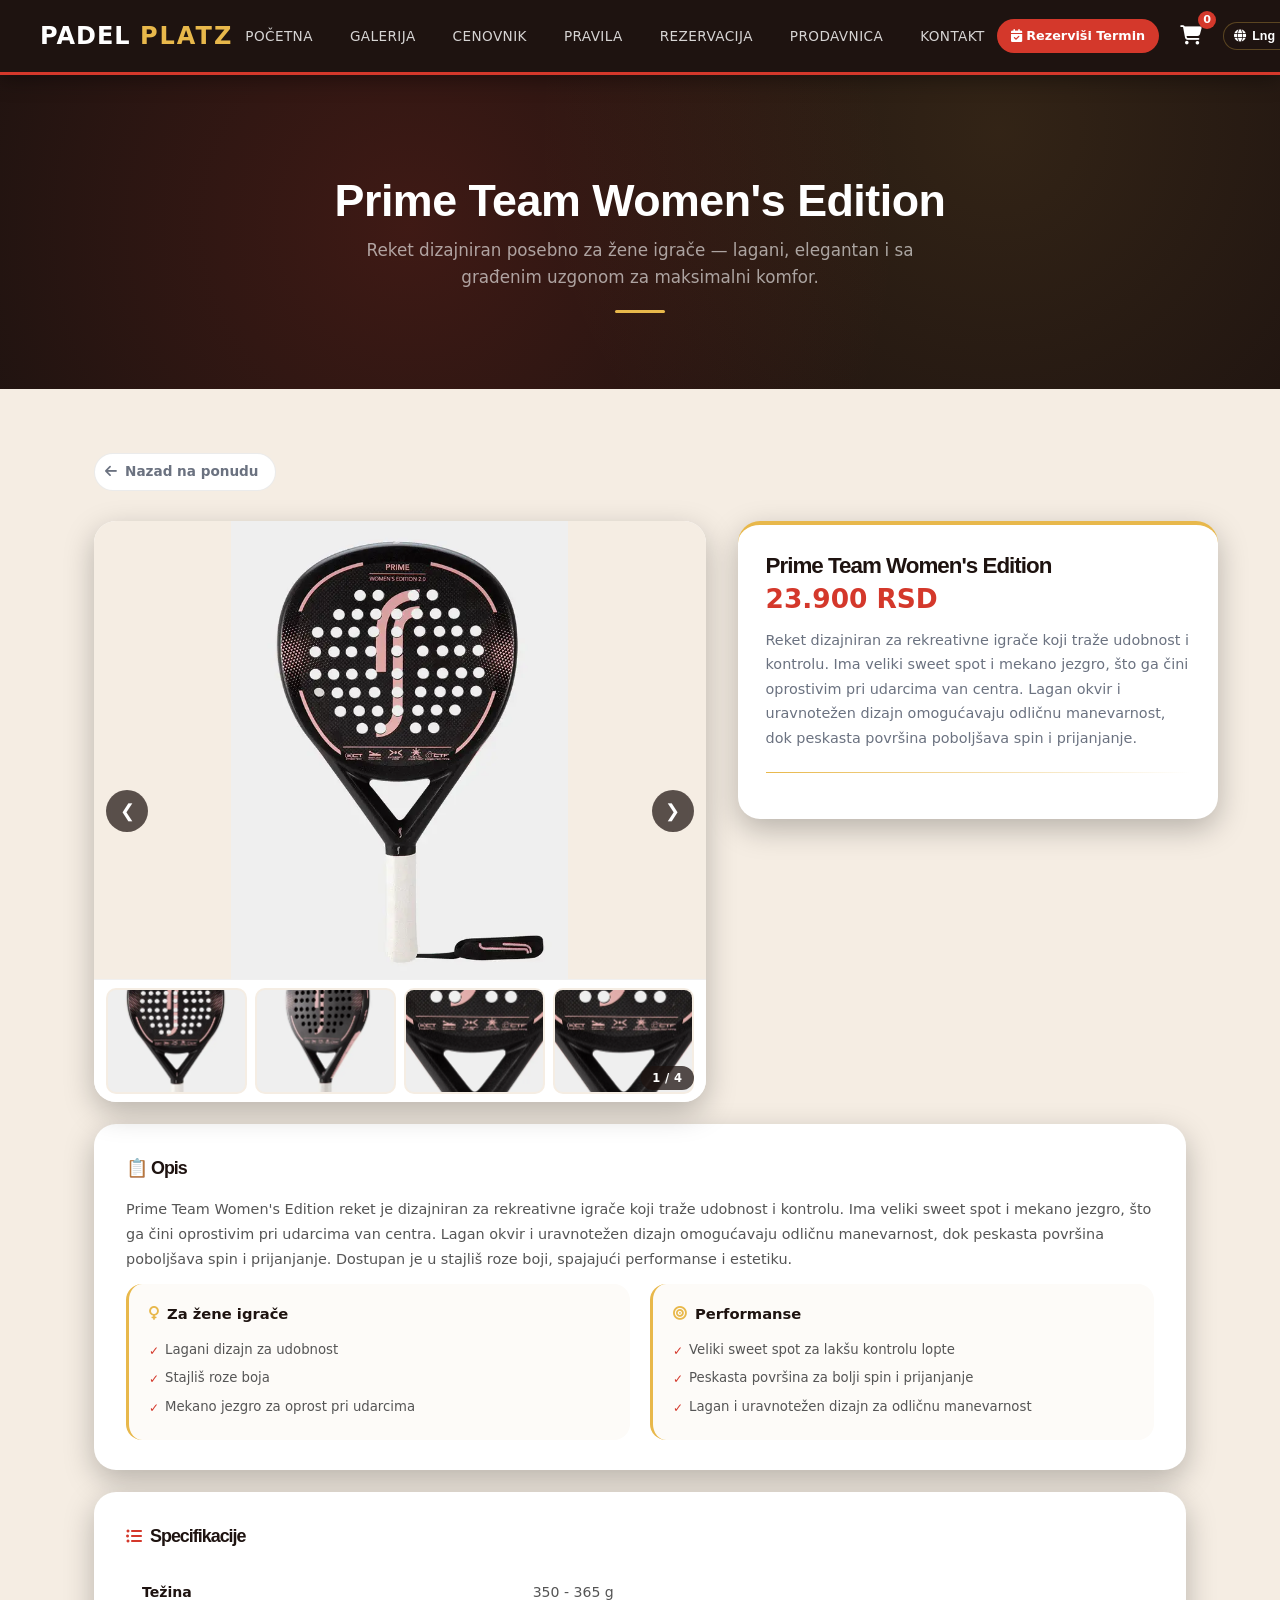
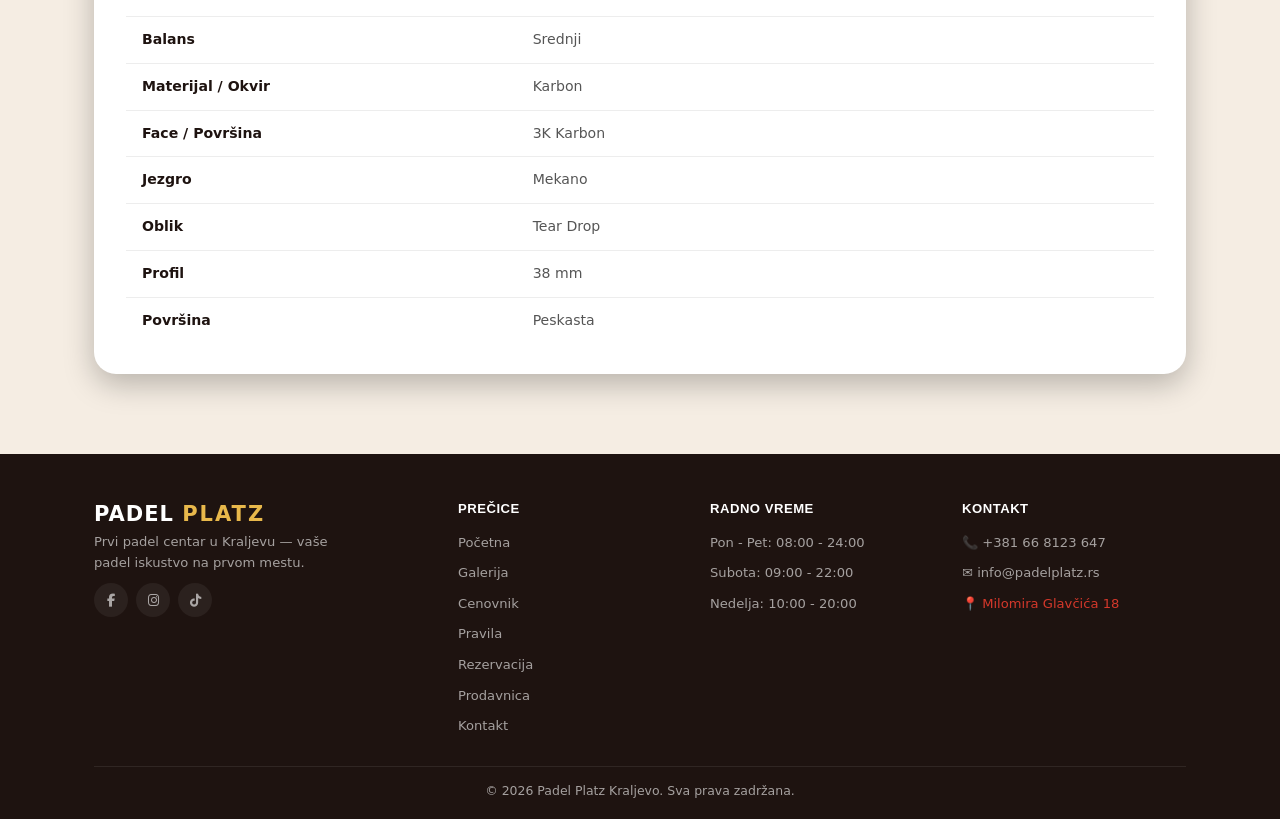
<file: product-prime-womens.html>
<!DOCTYPE html>
<html lang="sr">
<head>
 <meta charset="UTF-8">
 <meta name="viewport" content="width=device-width, initial-scale=1.0">
 <meta name="description" content="Prime Team Women's Edition — 23.900 RSD. Dizajniran za žene igrače.">
 <meta property="og:title" content="Prime Team Women's Edition - Padel Platz Shop">
 <meta property="og:description" content="Reket dizajniran posebno za žene igrače — lagan, elegantan i sa građenim uzgonom.">
 <title>Prime Team Women's Edition - Padel Platz</title>
 <link rel="stylesheet" href="style.css">
 <link rel="stylesheet" href="https://cdnjs.cloudflare.com/ajax/libs/font-awesome/6.6.0/css/all.min.css">
 <link rel="icon" type="image/svg+xml" href="images/favicon.svg">
</head>
<body>

<nav class="navbar">
 <div class="nav-wrap">
  <a href="index.html" class="logo">PADEL <span>PLATZ</span></a>
  <ul class="nav-links">
   <li><a href="index.html">Početna</a></li>
   <li><a href="galerija.html">Galerija</a></li>
   <li><a href="cenovnik.html">Cenovnik</a></li>
   <li><a href="pravila.html">Pravila</a></li>
   <li><a href="rezervacija.html">Rezervacija</a></li>
   <li><a href="shop.html">Prodavnica</a></li>
   <li><a href="kontakt.html">Kontakt</a></li>
  </ul>
   <div class="nav-right">
    <a href="shop.html" class="btn-nav" data-i18n="nav.bookNav"><i class="fas fa-calendar-check"></i> Rezerviši Termin</a>
    <div class="cart-icon-container" onclick="toggleCart()">
      <i class="fas fa-shopping-cart"></i>
      <span id="cart-count">0</span>
    </div>
    <div class="lang-dropdown">
     <button class="lang-toggle" aria-label="Select language" aria-expanded="false">
      <i class="fas fa-globe"></i>
      <span>Lng</span>
      <i class="fas fa-chevron-down lang-chevron"></i>
     </button>
    <div class="lang-menu" hidden>
      <button class="lang-option active" data-lang="sr">
       <span class="lang-abbr">RS</span>
       <span class="lang-flag"><img src="images/flags/rs.webp" alt="RS"></span>
       <span class="lang-name">Srpski</span>
      </button>
      <button class="lang-option" data-lang="en">
       <span class="lang-abbr">GB</span>
       <span class="lang-flag"><img src="images/flags/gb.webp" alt="GB"></span>
       <span class="lang-name">English</span>
      </button>
      <button class="lang-option" data-lang="hr">
       <span class="lang-abbr">HR</span>
       <span class="lang-flag"><img src="images/flags/hr.webp" alt="HR"></span>
       <span class="lang-name">Hrvatski</span>
      </button>
      <button class="lang-option" data-lang="es">
       <span class="lang-abbr">ES</span>
       <span class="lang-flag"><img src="images/flags/es.webp" alt="ES"></span>
       <span class="lang-name">Español</span>
      </button>
      <button class="lang-option" data-lang="de">
       <span class="lang-abbr">DE</span>
       <span class="lang-flag"><img src="images/flags/de.webp" alt="DE"></span>
       <span class="lang-name">Deutsch</span>
      </button>
    </div>
   </div>
   <button class="hamburger" id="hamburger-btn" aria-label="Menu"><i class="fas fa-bars"></i></button>
  </div>
 </div>
</nav>

<!-- ==================== PRODUCT HERO ==================== -->
<section class="product-hero">
 <div class="product-hero-content">
  <h1>Prime Team Women&apos;s Edition</h1>
  <p>Reket dizajniran posebno za žene igrače — lagani, elegantan i sa građenim uzgonom za maksimalni komfor.</p>
  <span class="hero-accent"></span>
 </div>
</section>

<!-- ==================== PRODUCT DETAIL ==================== -->
<section class="product-section">
 <div class="product-container">

   <a href="shop.html" class="back-to-shop"><i class="fas fa-arrow-left"></i> Nazad na ponudu</a>

   <span class="pd-gap"></span>

   <div class="product-detail-grid">

    <!-- ── Gallery ── -->
    <div class="product-image-large">
     <div class="gallery-wrap" id="gallery-prime-womens">
      <div class="gallery-viewport">
       <div class="gallery-track" id="gallery-track-prime-womens">
        <span><img src="images/rackets/prime-team-women-1.webp" alt="Prime Team Women's - Pogled 1"></span>
        <span><img src="images/rackets/prime-team-women-2.webp" alt="Prime Team Women's - Pogled 2"></span>
        <span><img src="images/rackets/prime-team-women-3.webp" alt="Prime Team Women's - Pogled 3"></span>
        <span><img src="images/rackets/prime-team-women-3.webp" alt="Prime Team Women's - Pogled 4"></span>
       </div>
      </div>
      <button class="gallery-arrow gallery-prev" data-gallery="gallery-prime-womens">&#10094;</button>
      <button class="gallery-arrow gallery-next" data-gallery="gallery-prime-womens">&#10095;</button>
      <div class="gallery-counter" id="gallery-counter-prime-womens">1 / 4</div>

      <!-- thumbnail strip -->
      <div class="gallery-thumbs">
       <div class="gallery-thumb active" data-gallery="gallery-prime-womens" data-slide="0">
        <img src="images/rackets/prime-team-women-1.webp" alt="Thumb 1"></div>
       <div class="gallery-thumb" data-gallery="gallery-prime-womens" data-slide="1">
        <img src="images/rackets/prime-team-women-2.webp" alt="Thumb 2"></div>
       <div class="gallery-thumb" data-gallery="gallery-prime-womens" data-slide="2">
        <img src="images/rackets/prime-team-women-3.webp" alt="Thumb 3"></div>
       <div class="gallery-thumb" data-gallery="gallery-prime-womens" data-slide="3">
        <img src="images/rackets/prime-team-women-3.webp" alt="Thumb 4"></div>
      </div>
     </div>
    </div>

    <!-- ── Product Info ── -->
    <div class="product-info">
     <h2>Prime Team Women&apos;s Edition</h2>
     <div class="product-price">23.900 RSD</div>
     <p class="product-desc">Reket dizajniran za rekreativne igrače koji traže udobnost i kontrolu. Ima veliki sweet spot i mekano jezgro, što ga čini oprostivim pri udarcima van centra. Lagan okvir i uravnotežen dizajn omogućavaju odličnu manevarnost, dok peskasta površina poboljšava spin i prijanjanje.</p>
    </div>

   </div><!-- /product-detail-grid -->

   <!-- ── Description + Features ── -->
   <div class="product-details-section">
    <h3>📋 Opis</h3>
    <p>Prime Team Women&apos;s Edition reket je dizajniran za rekreativne igrače koji traže udobnost i kontrolu. Ima veliki sweet spot i mekano jezgro, što ga čini oprostivim pri udarcima van centra. Lagan okvir i uravnotežen dizajn omogućavaju odličnu manevarnost, dok peskasta površina poboljšava spin i prijanjanje. Dostupan je u stajliš roze boji, spajajući performanse i estetiku.</p>

    <div class="feature-grid">
     <div class="feature-block">
      <div class="feature-block-title"><i class="fas fa-venus"></i> Za žene igrače</div>
      <ul>
       <li>Lagani dizajn za udobnost</li>
       <li>Stajliš roze boja</li>
       <li>Mekano jezgro za oprost pri udarcima</li>
      </ul>
     </div>
     <div class="feature-block">
      <div class="feature-block-title"><i class="fas fa-bullseye"></i> Performanse</div>
      <ul>
       <li>Veliki sweet spot za lakšu kontrolu lopte</li>
       <li>Peskasta površina za bolji spin i prijanjanje</li>
       <li>Lagan i uravnotežen dizajn za odličnu manevarnost</li>
      </ul>
     </div>
    </div>
   </div>

   <!-- ── Specifikacije ── -->
   <div class="product-specs">
    <h3><i class="fas fa-list-ul"></i>Specifikacije</h3>
    <table class="spec-table">
     <tr><td>Težina</td><td>350 - 365 g</td></tr>
     <tr><td>Balans</td><td>Srednji</td></tr>
     <tr><td>Materijal / Okvir</td><td>Karbon</td></tr>
     <tr><td>Face / Površina</td><td>3K Karbon</td></tr>
     <tr><td>Jezgro</td><td>Mekano</td></tr>
     <tr><td>Oblik</td><td>Tear Drop</td></tr>
     <tr><td>Profil</td><td>38 mm</td></tr>
     <tr><td>Površina</td><td>Peskasta</td></tr>
    </table>
   </div>

  </div><!-- /product-container -->
 </section>

<footer class="footer">
 <div class="container">
  <div class="footer-grid">
   <div class="fb">
    <a href="index.html" class="logo">PADEL <span>PLATZ</span></a>
    <p>Prvi padel centar u Kraljevu — vaše padel iskustvo na prvom mestu.</p>
    <div class="social-links">
     <a href="https://www.facebook.com/people/Padel-Platz/61575166736911" target="_blank" rel="noopener" aria-label="Facebook"><i class="fab fa-facebook-f"></i></a>
     <a href="https://www.instagram.com/padelplatz/" target="_blank" rel="noopener" aria-label="Instagram"><i class="fab fa-instagram"></i></a>
     <a href="https://www.tiktok.com/@padel.platz" target="_blank" rel="noopener" aria-label="TikTok"><i class="fab fa-tiktok"></i></a>
    </div>
   </div>
   <div>
     <h4>Prečice</h4>
     <ul class="footer-links">
      <li><a href="index.html">Početna</a></li>
      <li><a href="galerija.html">Galerija</a></li>
      <li><a href="cenovnik.html">Cenovnik</a></li>
      <li><a href="pravila.html">Pravila</a></li>
      <li><a href="rezervacija.html">Rezervacija</a></li>
      <li><a href="shop.html">Prodavnica</a></li>
      <li><a href="kontakt.html">Kontakt</a></li>
     </ul>
   </div>
   <div>
    <h4>Radno Vreme</h4>
    <ul class="footer-links">
     <li><a href="#">Pon - Pet: 08:00 - 24:00</a></li>
     <li><a href="#">Subota: 09:00 - 22:00</a></li>
     <li><a href="#">Nedelja: 10:00 - 20:00</a></li>
    </ul>
   </div>
   <div>
    <h4>Kontakt</h4>
    <ul class="footer-links">
     <li><a href="tel:+381668123647">📞 +381 66 8123 647</a></li>
     <li><a href="mailto:info@padelplatz.rs">✉ info@padelplatz.rs</a></li>
     <li><a href="https://www.google.com/maps/@43.7214157,20.6823418,591m/data=!3m1!1e3?entry=ttu&g_ep=EgoyMDI2MDUwNi4wIKXMDSoASAFQAw%3D%3D" target="_blank" rel="noopener" style="color:var(--primary)">📍 Milomira Glavčića 18</a></li>
    </ul>
   </div>
  </div>
  <div class="footer-bottom">
   <p>&copy; <span id="cy">2026</span> Padel Platz Kraljevo. Sva prava zadržana.</p>
  </div>
 </div>
</footer>

<div class="mobile-menu" id="mobileMenu">
 <button class="mobile-close" aria-label="Zatvori">&times;</button>
 <a href="index.html">🏠 Početna</a>
  <a href="galerija.html">📸 Galerija</a>
  <a href="cenovnik.html">💰 Cenovnik</a>
  <a href="pravila.html">📋 Pravila</a>
  <a href="rezervacija.html">📅 Rezervacija</a>
  <a href="shop.html">🛒 Prodavnica</a>
  <a href="kontakt.html">📞 Kontakt</a>
  <a href="rezervacija.html" class="mm-btn">✅ Rezerviši Termin</a>
</div>

<script src="main.js"></script>
<script src="cart.js"></script>
</body>
</html>
</file>
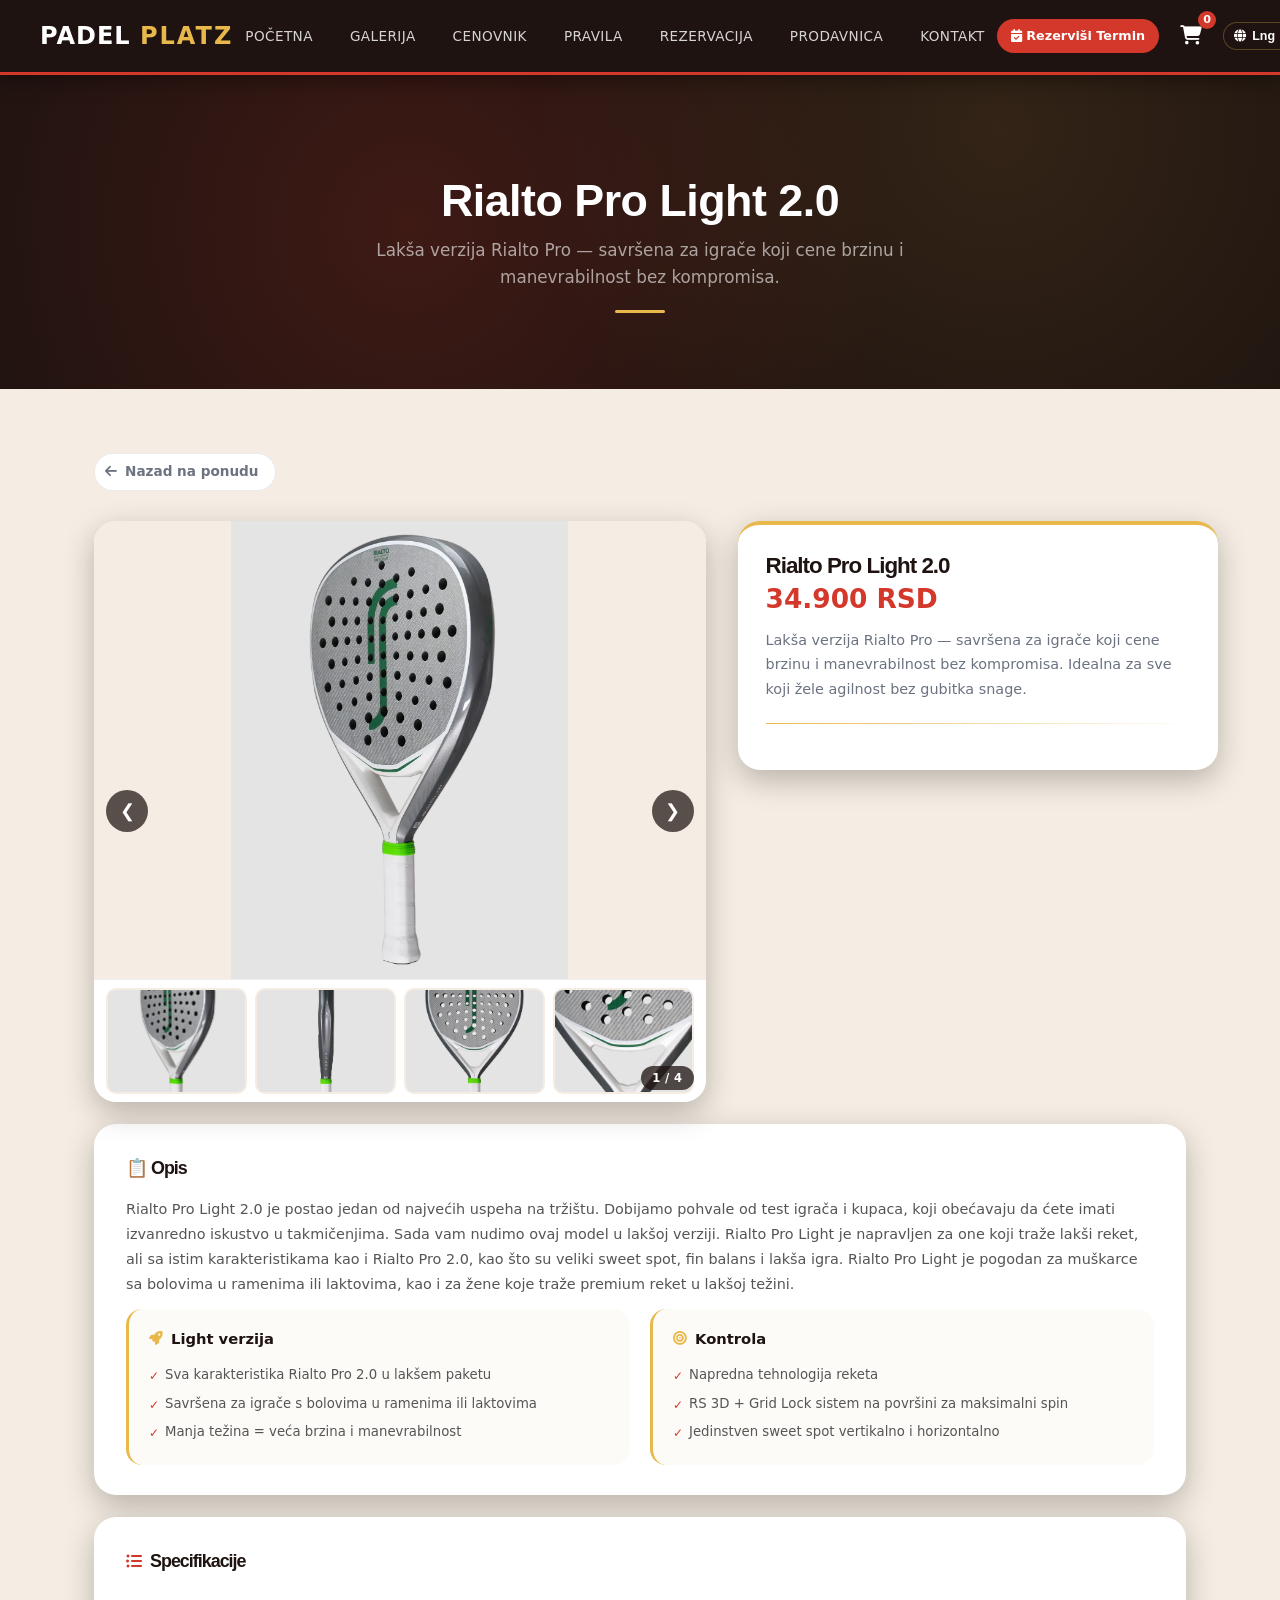
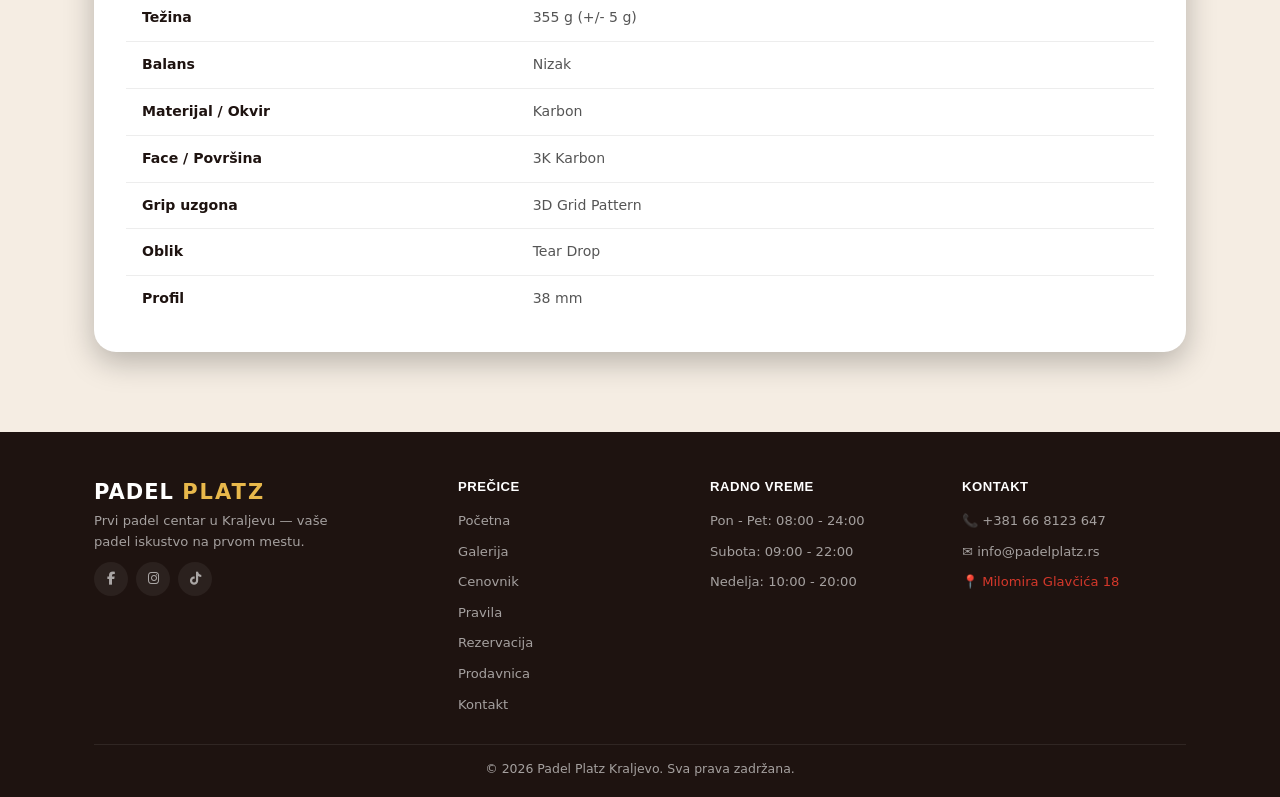
<file: product-rialto-light.html>
<!DOCTYPE html>
<html lang="sr">
<head>
 <meta charset="UTF-8">
 <meta name="viewport" content="width=device-width, initial-scale=1.0">
 <meta name="description" content="Rialto Pro Light 2.0 — 34.900 RSD. Lakša verzija za brzinu i manevrabilnost.">
 <meta property="og:title" content="Rialto Pro Light 2.0 - Padel Platz Shop">
 <meta property="og:description" content="Ista moć, manja težina — lakši Rialto bez kompromisa.">
 <title>Rialto Pro Light 2.0 - Padel Platz</title>
 <link rel="stylesheet" href="style.css">
 <link rel="stylesheet" href="https://cdnjs.cloudflare.com/ajax/libs/font-awesome/6.6.0/css/all.min.css">
 <link rel="icon" type="image/svg+xml" href="images/favicon.svg">
</head>
<body>

<nav class="navbar">
 <div class="nav-wrap">
  <a href="index.html" class="logo">PADEL <span>PLATZ</span></a>
  <ul class="nav-links">
   <li><a href="index.html">Početna</a></li>
   <li><a href="galerija.html">Galerija</a></li>
   <li><a href="cenovnik.html">Cenovnik</a></li>
   <li><a href="pravila.html">Pravila</a></li>
   <li><a href="rezervacija.html">Rezervacija</a></li>
   <li><a href="shop.html">Prodavnica</a></li>
   <li><a href="kontakt.html">Kontakt</a></li>
  </ul>
 <div class="nav-right">
   <a href="rezervacija.html" class="btn-nav"><i class="fas fa-calendar-check"></i> Rezerviši Termin</a>
   <div class="cart-icon-container" onclick="toggleCart()">
   <i class="fas fa-shopping-cart"></i>
   <span id="cart-count">0</span>
  </div>
  <div class="lang-dropdown">
   <button class="lang-toggle" aria-label="Select language" aria-expanded="false">
    <i class="fas fa-globe"></i>
    <span>Lng</span>
    <i class="fas fa-chevron-down lang-chevron"></i>
   </button>
   <div class="lang-menu" hidden>
     <button class="lang-option active" data-lang="sr">
      <span class="lang-abbr">RS</span>
      <span class="lang-flag"><img src="images/flags/rs.webp" alt="RS"></span>
      <span class="lang-name">Srpski</span>
     </button>
     <button class="lang-option" data-lang="en">
      <span class="lang-abbr">GB</span>
      <span class="lang-flag"><img src="images/flags/gb.webp" alt="GB"></span>
      <span class="lang-name">English</span>
     </button>
     <button class="lang-option" data-lang="hr">
      <span class="lang-abbr">HR</span>
      <span class="lang-flag"><img src="images/flags/hr.webp" alt="HR"></span>
      <span class="lang-name">Hrvatski</span>
     </button>
     <button class="lang-option" data-lang="es">
      <span class="lang-abbr">ES</span>
      <span class="lang-flag"><img src="images/flags/es.webp" alt="ES"></span>
      <span class="lang-name">Español</span>
     </button>
     <button class="lang-option" data-lang="de">
      <span class="lang-abbr">DE</span>
      <span class="lang-flag"><img src="images/flags/de.webp" alt="DE"></span>
      <span class="lang-name">Deutsch</span>
     </button>
    </div>
   </div>
   <button class="hamburger" id="hamburger-btn" aria-label="Menu"><i class="fas fa-bars"></i></button>
  </div>
 </div>
</nav>

<section class="product-hero">
 <div class="product-hero-content">
  <h1>Rialto Pro Light 2.0</h1>
  <p>Lakša verzija Rialto Pro — savršena za igrače koji cene brzinu i manevrabilnost bez kompromisa.</p>
  <span class="hero-accent"></span>
 </div>
</section>

<section class="product-section">
 <div class="product-container">
  <a href="shop.html" class="back-to-shop"><i class="fas fa-arrow-left"></i> Nazad na ponudu</a>
  <span class="pd-gap"></span>

   <div class="product-detail-grid">

    <!-- ── Gallery ── -->
    <div class="product-image-large">
     <div class="gallery-wrap" id="gallery-rialto-light">
      <div class="gallery-viewport">
       <div class="gallery-track" id="gallery-track-rialto-light">
        <span><img src="images/rackets/rialto-pro-light-1.webp" alt="Rialto Pro Light 2.0 - Pogled 1"></span>
        <span><img src="images/rackets/rialto-pro-light-2.webp" alt="Rialto Pro Light 2.0 - Pogled 2"></span>
        <span><img src="images/rackets/rialto-pro-light-3.webp" alt="Rialto Pro Light 2.0 - Pogled 3"></span>
        <span><img src="images/rackets/rialto-pro-light-4.webp" alt="Rialto Pro Light 2.0 - Pogled 4"></span>
       </div>
      </div>
      <button class="gallery-arrow gallery-prev" data-gallery="gallery-rialto-light">&#10094;</button>
      <button class="gallery-arrow gallery-next" data-gallery="gallery-rialto-light">&#10095;</button>
      <div class="gallery-counter" id="gallery-counter-rialto-light">1 / 4</div>

      <!-- thumbnail strip -->
      <div class="gallery-thumbs">
       <div class="gallery-thumb active" data-gallery="gallery-rialto-light" data-slide="0">
        <img src="images/rackets/rialto-pro-light-1.webp" alt="Thumb 1"></div>
       <div class="gallery-thumb" data-gallery="gallery-rialto-light" data-slide="1">
        <img src="images/rackets/rialto-pro-light-2.webp" alt="Thumb 2"></div>
       <div class="gallery-thumb" data-gallery="gallery-rialto-light" data-slide="2">
        <img src="images/rackets/rialto-pro-light-3.webp" alt="Thumb 3"></div>
       <div class="gallery-thumb" data-gallery="gallery-rialto-light" data-slide="3">
        <img src="images/rackets/rialto-pro-light-4.webp" alt="Thumb 4"></div>
      </div>

     </div>
    </div>

    <!-- ── Product Info ── -->
    <div class="product-info">
     <h2>Rialto Pro Light 2.0</h2>
     <div class="product-price">34.900 RSD</div>
     <p class="product-desc">Lakša verzija Rialto Pro — savršena za igrače koji cene brzinu i manevrabilnost bez kompromisa. Idealna za sve koji žele agilnost bez gubitka snage.</p>
    </div>

   </div><!-- /product-detail-grid -->

  <div class="product-details-section">
   <h3>📋 Opis</h3>
   <p>Rialto Pro Light 2.0 je postao jedan od najvećih uspeha na tržištu. Dobijamo pohvale od test igrača i kupaca, koji obećavaju da ćete imati izvanredno iskustvo u takmičenjima. Sada vam nudimo ovaj model u lakšoj verziji. Rialto Pro Light je napravljen za one koji traže lakši reket, ali sa istim karakteristikama kao i Rialto Pro 2.0, kao što su veliki sweet spot, fin balans i lakša igra. Rialto Pro Light je pogodan za muškarce sa bolovima u ramenima ili laktovima, kao i za žene koje traže premium reket u lakšoj težini.</p>

   <div class="feature-grid">
    <div class="feature-block">
     <div class="feature-block-title"><i class="fas fa-rocket"></i> Light verzija</div>
     <ul>
      <li>Sva karakteristika Rialto Pro 2.0 u lakšem paketu</li>
      <li>Savršena za igrače s bolovima u ramenima ili laktovima</li>
      <li>Manja težina = veća brzina i manevrabilnost</li>
     </ul>
    </div>
    <div class="feature-block">
     <div class="feature-block-title"><i class="fas fa-bullseye"></i> Kontrola</div>
     <ul>
      <li>Napredna tehnologija reketa</li>
      <li>RS 3D + Grid Lock sistem na površini za maksimalni spin</li>
      <li>Jedinstven sweet spot vertikalno i horizontalno</li>
     </ul>
    </div>
   </div>
  </div>

  <div class="product-specs">
   <h3><i class="fas fa-list-ul"></i>Specifikacije</h3>
   <table class="spec-table">
    <tr><td>Težina</td><td>355 g (+/- 5 g)</td></tr>
    <tr><td>Balans</td><td>Nizak</td></tr>
    <tr><td>Materijal / Okvir</td><td>Karbon</td></tr>
    <tr><td>Face / Površina</td><td>3K Karbon</td></tr>
    <tr><td>Grip uzgona</td><td>3D Grid Pattern</td></tr>
    <tr><td>Oblik</td><td>Tear Drop</td></tr>
    <tr><td>Profil</td><td>38 mm</td></tr>
   </table>
  </div>

 </div>
</section>

<footer class="footer">
 <div class="container">
  <div class="footer-grid">
   <div class="fb">
    <a href="index.html" class="logo">PADEL <span>PLATZ</span></a>
    <p>Prvi padel centar u Kraljevu — vaše padel iskustvo na prvom mestu.</p>
    <div class="social-links">
     <a href="https://www.facebook.com/people/Padel-Platz/61575166736911" target="_blank" rel="noopener" aria-label="Facebook"><i class="fab fa-facebook-f"></i></a>
     <a href="https://www.instagram.com/padelplatz/" target="_blank" rel="noopener" aria-label="Instagram"><i class="fab fa-instagram"></i></a>
     <a href="https://www.tiktok.com/@padel.platz" target="_blank" rel="noopener" aria-label="TikTok"><i class="fab fa-tiktok"></i></a>
    </div>
   </div>
   <div>
     <h4>Prečice</h4>
     <ul class="footer-links">
      <li><a href="index.html">Početna</a></li>
      <li><a href="galerija.html">Galerija</a></li>
      <li><a href="cenovnik.html">Cenovnik</a></li>
      <li><a href="pravila.html">Pravila</a></li>
      <li><a href="rezervacija.html">Rezervacija</a></li>
      <li><a href="shop.html">Prodavnica</a></li>
      <li><a href="kontakt.html">Kontakt</a></li>
     </ul>
   </div>
   <div>
    <h4>Radno Vreme</h4>
    <ul class="footer-links">
     <li><a href="#">Pon - Pet: 08:00 - 24:00</a></li>
     <li><a href="#">Subota: 09:00 - 22:00</a></li>
     <li><a href="#">Nedelja: 10:00 - 20:00</a></li>
    </ul>
   </div>
   <div>
    <h4>Kontakt</h4>
    <ul class="footer-links">
     <li><a href="tel:+381668123647">📞 +381 66 8123 647</a></li>
     <li><a href="mailto:info@padelplatz.rs">✉ info@padelplatz.rs</a></li>
     <li><a href="https://www.google.com/maps/@43.7214157,20.6823418,591m/data=!3m1!1e3?entry=ttu&g_ep=EgoyMDI2MDUwNi4wIKXMDSoASAFQAw%3D%3D" target="_blank" rel="noopener" style="color:var(--primary)">📍 Milomira Glavčića 18</a></li>
    </ul>
   </div>
  </div>
  <div class="footer-bottom">
   <p>&copy; <span id="cy">2026</span> Padel Platz Kraljevo. Sva prava zadržana.</p>
  </div>
 </div>
</footer>

<div class="mobile-menu" id="mobileMenu">
 <button class="mobile-close" aria-label="Zatvori">&times;</button>
 <a href="index.html">🏠 Početna</a>
  <a href="galerija.html">📸 Galerija</a>
  <a href="cenovnik.html">💰 Cenovnik</a>
  <a href="pravila.html">📋 Pravila</a>
  <a href="rezervacija.html">📅 Rezervacija</a>
  <a href="shop.html">🛒 Prodavnica</a>
  <a href="kontakt.html">📞 Kontakt</a>
  <a href="rezervacija.html" class="mm-btn">✅ Rezerviši Termin</a>
</div>

<script src="main.js"></script>
<script src="cart.js"></script>
</body>
</html>
</file>
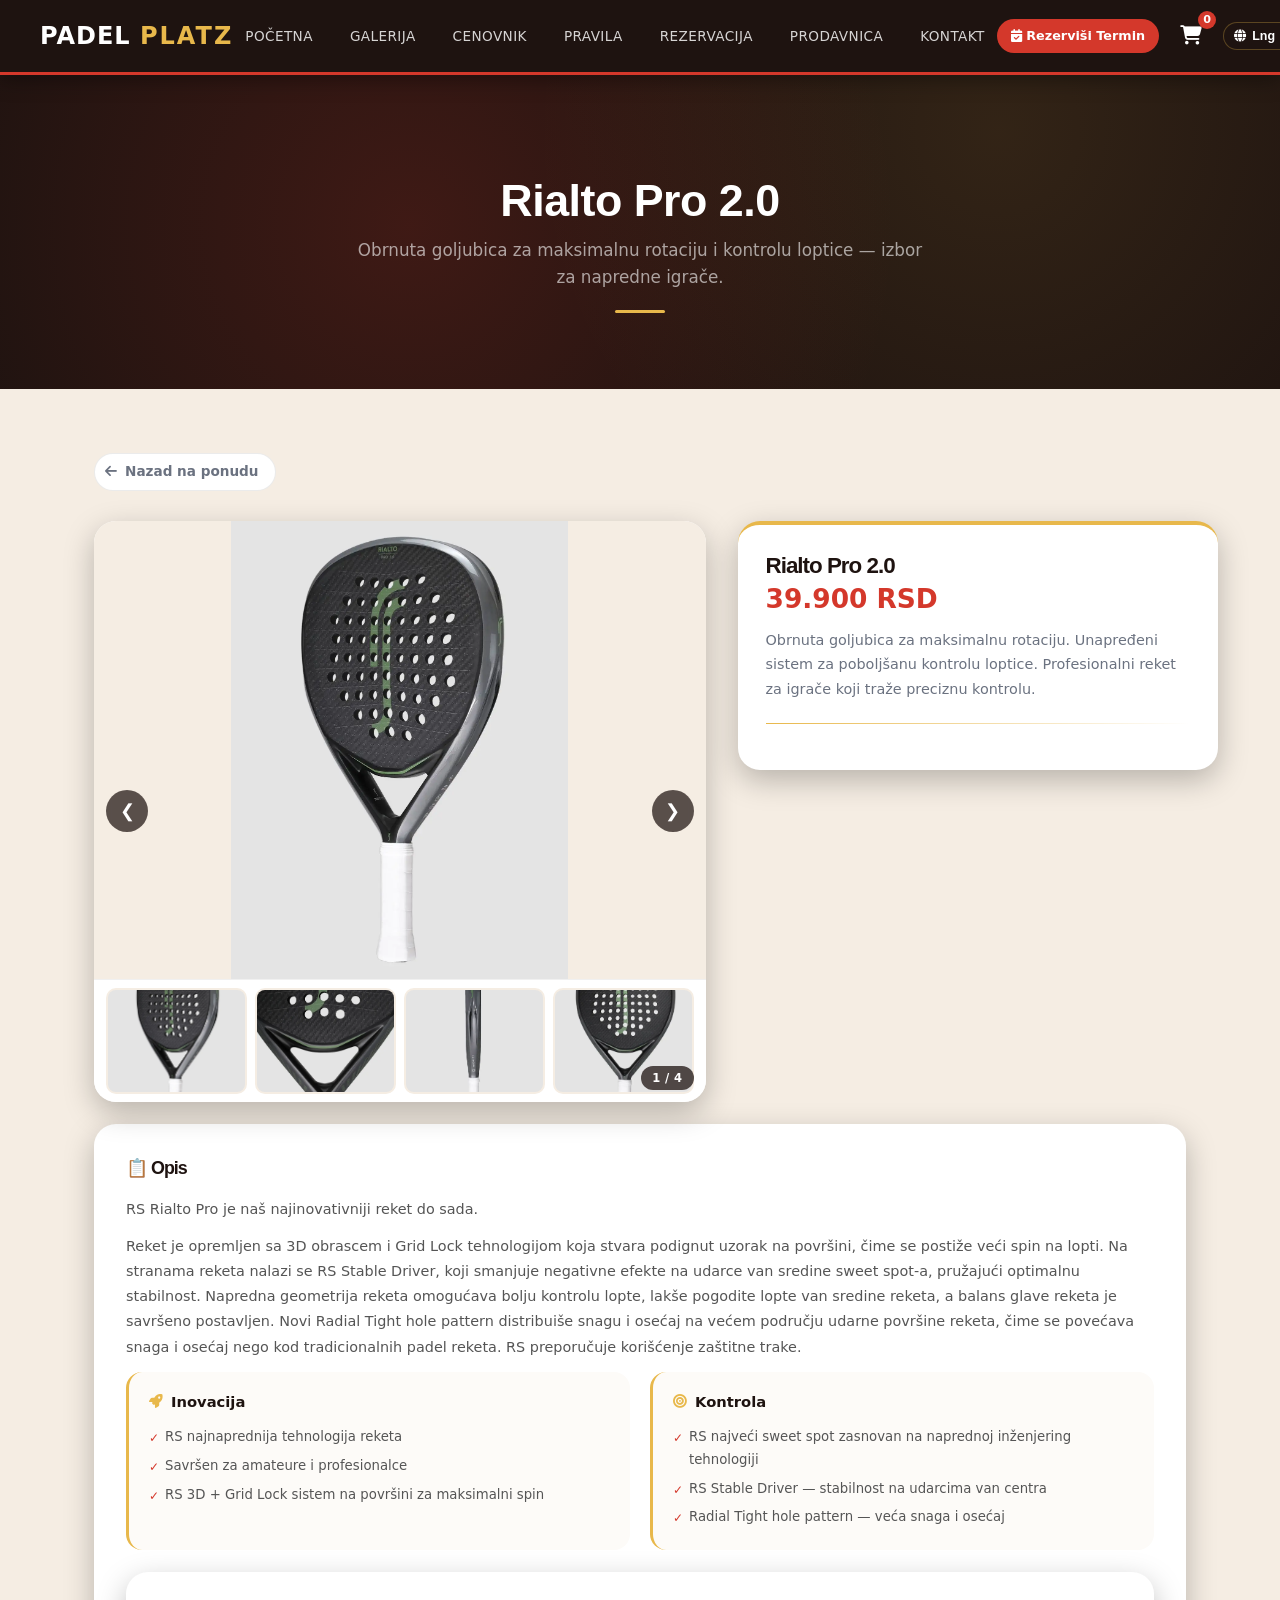
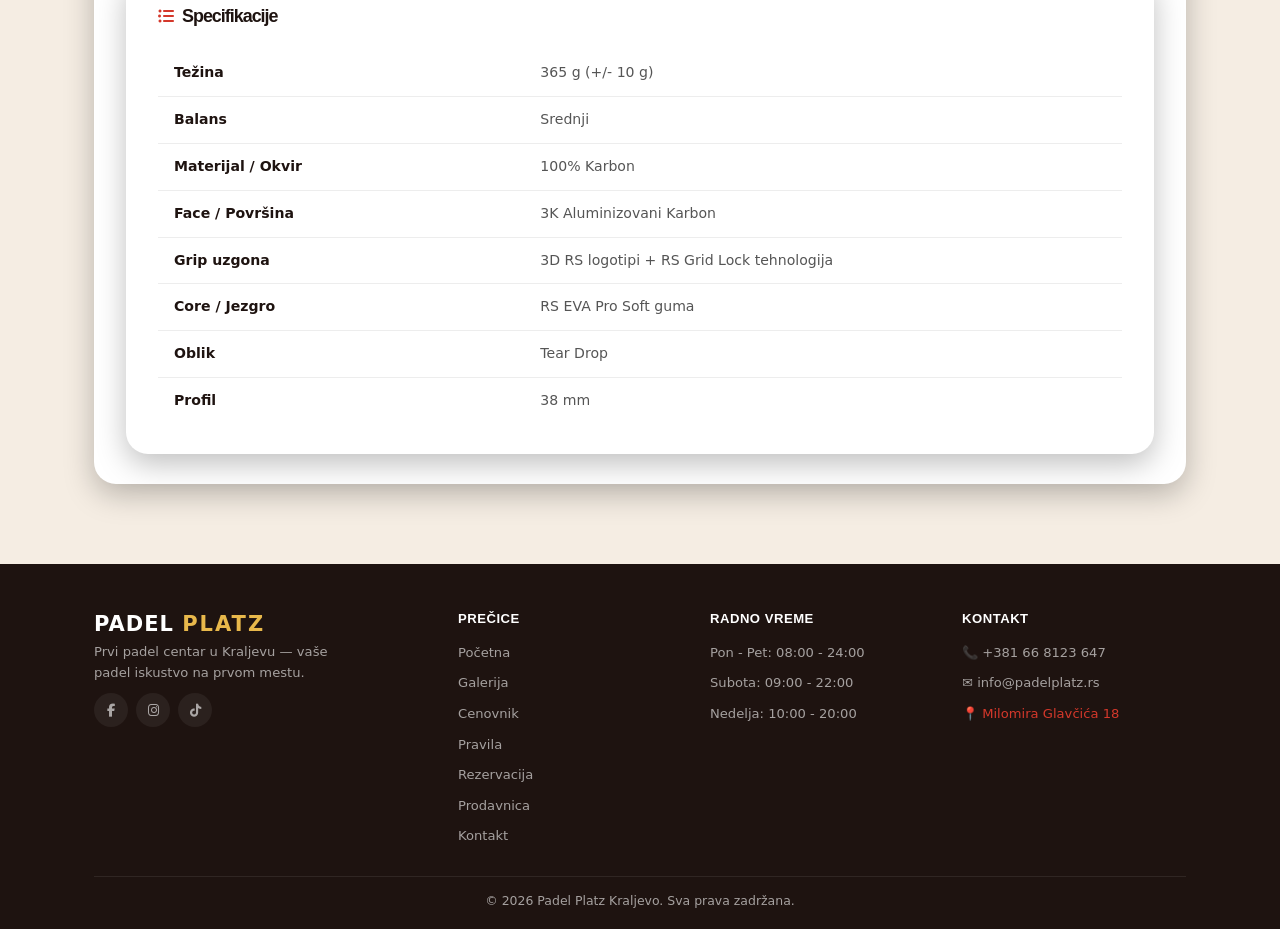
<file: product-rialto-pro.html>
<!DOCTYPE html>
<html lang="sr">
<head>
 <meta charset="UTF-8">
 <meta name="viewport" content="width=device-width, initial-scale=1.0">
 <meta name="description" content="Rialto Pro 2.0 — 39.900 RSD. Profesionalni padel reket sa obrnutom goljubicom za maksimalnu rotaciju.">
 <meta property="og:title" content="Rialto Pro 2.0 - Padel Platz Shop">
 <meta property="og:description" content="Najnapredniji Rialto tehnologija — maksimalna kontrola loptice i spin.">
 <title>Rialto Pro 2.0 - Padel Platz</title>
 <link rel="stylesheet" href="style.css">
 <link rel="stylesheet" href="https://cdnjs.cloudflare.com/ajax/libs/font-awesome/6.6.0/css/all.min.css">
 <link rel="icon" type="image/svg+xml" href="images/favicon.svg">
</head>
<body>

<nav class="navbar">
 <div class="nav-wrap">
  <a href="index.html" class="logo">PADEL <span>PLATZ</span></a>
  <ul class="nav-links">
   <li><a href="index.html">Početna</a></li>
   <li><a href="galerija.html">Galerija</a></li>
   <li><a href="cenovnik.html">Cenovnik</a></li>
   <li><a href="pravila.html">Pravila</a></li>
   <li><a href="rezervacija.html">Rezervacija</a></li>
   <li><a href="shop.html">Prodavnica</a></li>
   <li><a href="kontakt.html">Kontakt</a></li>
  </ul>
   <div class="nav-right">
    <a href="shop.html" class="btn-nav" data-i18n="nav.bookNav"><i class="fas fa-calendar-check"></i> Rezerviši Termin</a>
    <div class="cart-icon-container" onclick="toggleCart()">
      <i class="fas fa-shopping-cart"></i>
      <span id="cart-count">0</span>
    </div>
    <div class="lang-dropdown">
     <button class="lang-toggle" aria-label="Select language" aria-expanded="false">
      <i class="fas fa-globe"></i>
      <span>Lng</span>
      <i class="fas fa-chevron-down lang-chevron"></i>
     </button>
    <div class="lang-menu" hidden>
      <button class="lang-option active" data-lang="sr">
       <span class="lang-abbr">RS</span>
       <span class="lang-flag"><img src="images/flags/rs.webp" alt="RS"></span>
       <span class="lang-name">Srpski</span>
      </button>
      <button class="lang-option" data-lang="en">
       <span class="lang-abbr">GB</span>
       <span class="lang-flag"><img src="images/flags/gb.webp" alt="GB"></span>
       <span class="lang-name">English</span>
      </button>
      <button class="lang-option" data-lang="hr">
       <span class="lang-abbr">HR</span>
       <span class="lang-flag"><img src="images/flags/hr.webp" alt="HR"></span>
       <span class="lang-name">Hrvatski</span>
      </button>
      <button class="lang-option" data-lang="es">
       <span class="lang-abbr">ES</span>
       <span class="lang-flag"><img src="images/flags/es.webp" alt="ES"></span>
       <span class="lang-name">Español</span>
      </button>
      <button class="lang-option" data-lang="de">
       <span class="lang-abbr">DE</span>
       <span class="lang-flag"><img src="images/flags/de.webp" alt="DE"></span>
       <span class="lang-name">Deutsch</span>
      </button>
    </div>
   </div>
   <button class="hamburger" id="hamburger-btn" aria-label="Menu"><i class="fas fa-bars"></i></button>
  </div>
 </div>
</nav>

<!-- ==================== PRODUCT HERO ==================== -->
<section class="product-hero">
 <div class="product-hero-content">
  <h1>Rialto Pro 2.0</h1>
  <p>Obrnuta goljubica za maksimalnu rotaciju i kontrolu loptice — izbor za napredne igrače.</p>
  <span class="hero-accent"></span>
 </div>
</section>

<!-- ==================== PRODUCT DETAIL ==================== -->
<section class="product-section">
 <div class="product-container">

  <a href="shop.html" class="back-to-shop"><i class="fas fa-arrow-left"></i> Nazad na ponudu</a>
  <span class="pd-gap"></span>

   <div class="product-detail-grid">

    <!-- ── Gallery ── -->
    <div class="product-image-large">
    <div class="gallery-wrap" id="gallery-rialto-pro">
     <div class="gallery-viewport">
      <div class="gallery-track" id="gallery-track-rialto-pro">
       <span><img src="images/rackets/rialto-pro-1.webp" alt="Rialto Pro 2.0 - Pogled 1"></span>
       <span><img src="images/rackets/rialto-pro-2.webp" alt="Rialto Pro 2.0 - Pogled 2"></span>
       <span><img src="images/rackets/rialto-pro-3.webp" alt="Rialto Pro 2.0 - Pogled 3"></span>
       <span><img src="images/rackets/rialto-pro-4.webp" alt="Rialto Pro 2.0 - Pogled 4"></span>
      </div>
     </div>
     <button class="gallery-arrow gallery-prev" data-gallery="gallery-rialto-pro">&#10094;</button>
     <button class="gallery-arrow gallery-next" data-gallery="gallery-rialto-pro">&#10095;</button>
     <div class="gallery-counter" id="gallery-counter-rialto-pro">1 / 4</div>

     <!-- thumbnail strip -->
     <div class="gallery-thumbs">
      <div class="gallery-thumb active" data-gallery="gallery-rialto-pro" data-slide="0">
       <img src="images/rackets/rialto-pro-1.webp" alt="Thumb 1"></div>
      <div class="gallery-thumb" data-gallery="gallery-rialto-pro" data-slide="1">
       <img src="images/rackets/rialto-pro-2.webp" alt="Thumb 2"></div>
      <div class="gallery-thumb" data-gallery="gallery-rialto-pro" data-slide="2">
       <img src="images/rackets/rialto-pro-3.webp" alt="Thumb 3"></div>
      <div class="gallery-thumb" data-gallery="gallery-rialto-pro" data-slide="3">
       <img src="images/rackets/rialto-pro-4.webp" alt="Thumb 4"></div>
     </div>

    </div>
   </div>

   <!-- ── Product Info ── -->
   <div class="product-info">
    <h2>Rialto Pro 2.0</h2>
    <div class="product-price">39.900 RSD</div>
    <p class="product-desc">Obrnuta goljubica za maksimalnu rotaciju. Unapređeni sistem za poboljšanu kontrolu loptice. Profesionalni reket za igrače koji traže preciznu kontrolu.</p>
   </div>

  </div><!-- /product-detail-grid -->

  <!-- ── Description + Features ── -->
  <div class="product-details-section">
   <h3>📋 Opis</h3>
   <p>RS Rialto Pro je naš najinovativniji reket do sada.</p>
   <p>Reket je opremljen sa 3D obrascem i Grid Lock tehnologijom koja stvara podignut uzorak na površini, čime se postiže veći spin na lopti. Na stranama reketa nalazi se RS Stable Driver, koji smanjuje negativne efekte na udarce van sredine sweet spot-a, pružajući optimalnu stabilnost. Napredna geometrija reketa omogućava bolju kontrolu lopte, lakše pogodite lopte van sredine reketa, a balans glave reketa je savršeno postavljen. Novi Radial Tight hole pattern distribuiše snagu i osećaj na većem području udarne površine reketa, čime se povećava snaga i osećaj nego kod tradicionalnih padel reketa. RS preporučuje korišćenje zaštitne trake.</p>

   <div class="feature-grid">
    <div class="feature-block">
     <div class="feature-block-title"><i class="fas fa-rocket"></i> Inovacija</div>
     <ul>
      <li>RS najnaprednija tehnologija reketa</li>
      <li>Savršen za amateure i profesionalce</li>
      <li>RS 3D + Grid Lock sistem na površini za maksimalni spin</li>
     </ul>
    </div>
    <div class="feature-block">
     <div class="feature-block-title"><i class="fas fa-bullseye"></i> Kontrola</div>
     <ul>
      <li>RS najveći sweet spot zasnovan na naprednoj inženjering tehnologiji</li>
      <li>RS Stable Driver — stabilnost na udarcima van centra</li>
      <li>Radial Tight hole pattern — veća snaga i osećaj</li>
     </ul>
    </div>
    </div>

  <!-- ── Specifikacije ── -->
  <div class="product-specs">
   <h3><i class="fas fa-list-ul"></i>Specifikacije</h3>
   <table class="spec-table">
    <tr><td>Težina</td><td>365 g (+/- 10 g)</td></tr>
    <tr><td>Balans</td><td>Srednji</td></tr>
    <tr><td>Materijal / Okvir</td><td>100% Karbon</td></tr>
    <tr><td>Face / Površina</td><td>3K Aluminizovani Karbon</td></tr>
    <tr><td>Grip uzgona</td><td>3D RS logotipi + RS Grid Lock tehnologija</td></tr>
    <tr><td>Core / Jezgro</td><td>RS EVA Pro Soft guma</td></tr>
    <tr><td>Oblik</td><td>Tear Drop</td></tr>
    <tr><td>Profil</td><td>38 mm</td></tr>
   </table>
  </div>

 </div>
</section>

<footer class="footer">
 <div class="container">
  <div class="footer-grid">
   <div class="fb">
    <a href="index.html" class="logo">PADEL <span>PLATZ</span></a>
    <p>Prvi padel centar u Kraljevu — vaše padel iskustvo na prvom mestu.</p>
    <div class="social-links">
     <a href="https://www.facebook.com/people/Padel-Platz/61575166736911" target="_blank" rel="noopener" aria-label="Facebook"><i class="fab fa-facebook-f"></i></a>
     <a href="https://www.instagram.com/padelplatz/" target="_blank" rel="noopener" aria-label="Instagram"><i class="fab fa-instagram"></i></a>
     <a href="https://www.tiktok.com/@padel.platz" target="_blank" rel="noopener" aria-label="TikTok"><i class="fab fa-tiktok"></i></a>
    </div>
   </div>
   <div>
     <h4>Prečice</h4>
     <ul class="footer-links">
      <li><a href="index.html">Početna</a></li>
      <li><a href="galerija.html">Galerija</a></li>
      <li><a href="cenovnik.html">Cenovnik</a></li>
      <li><a href="pravila.html">Pravila</a></li>
      <li><a href="rezervacija.html">Rezervacija</a></li>
      <li><a href="shop.html">Prodavnica</a></li>
      <li><a href="kontakt.html">Kontakt</a></li>
     </ul>
   </div>
   <div>
    <h4>Radno Vreme</h4>
    <ul class="footer-links">
     <li><a href="#">Pon - Pet: 08:00 - 24:00</a></li>
     <li><a href="#">Subota: 09:00 - 22:00</a></li>
     <li><a href="#">Nedelja: 10:00 - 20:00</a></li>
    </ul>
   </div>
   <div>
    <h4>Kontakt</h4>
    <ul class="footer-links">
     <li><a href="tel:+381668123647">📞 +381 66 8123 647</a></li>
     <li><a href="mailto:info@padelplatz.rs">✉ info@padelplatz.rs</a></li>
     <li><a href="https://www.google.com/maps/@43.7214157,20.6823418,591m/data=!3m1!1e3?entry=ttu&g_ep=EgoyMDI2MDUwNi4wIKXMDSoASAFQAw%3D%3D" target="_blank" rel="noopener" style="color:var(--primary)">📍 Milomira Glavčića 18</a></li>
    </ul>
   </div>
  </div>
  <div class="footer-bottom">
   <p>&copy; <span id="cy">2026</span> Padel Platz Kraljevo. Sva prava zadržana.</p>
  </div>
 </div>
</footer>

<div class="mobile-menu" id="mobileMenu">
 <button class="mobile-close" aria-label="Zatvori">&times;</button>
 <a href="index.html">🏠 Početna</a>
  <a href="galerija.html">📸 Galerija</a>
  <a href="cenovnik.html">💰 Cenovnik</a>
  <a href="pravila.html">📋 Pravila</a>
  <a href="rezervacija.html">📅 Rezervacija</a>
  <a href="shop.html">🛒 Prodavnica</a>
  <a href="kontakt.html">📞 Kontakt</a>
  <a href="rezervacija.html" class="mm-btn">✅ Rezerviši Termin</a>
</div>

<script src="main.js"></script>
<script src="cart.js"></script>
</body>
</html>
</file>
<file: style.css>
/* ==========================================================================
   PADEL PLATZ KRALJEVO — CSS (komplet)
   ========================================================================== */

/* BASE SECTION */
.section {
    padding: 100px 0;
    position: relative;
}

/* Extra bottom padding for sections that need more space before footer */
.section-bottom-extra {
    padding-bottom: 140px !important;
}

/* ==================== FAQ SECTION ==================== */
.faq-section {
    padding: 80px 0;
    background: var(--light);
    position: relative;
    overflow: hidden;
}

.faq-section::before {
    content: '';
    position: absolute;
    top: 0;
    left: 0;
    width: 100%;
    height: 100%;
    background: radial-gradient(circle at 20% 30%, rgba(212, 56, 43, 0.03) 0%, transparent 50%);
    z-index: 0;
}

.faq-container {
    position: relative;
    z-index: 1;
}

.faq-item {
    background: var(--white);
    border-radius: var(--radius);
    margin-bottom: 16px;
    box-shadow: var(--shadow);
    border-left: 3px solid transparent;
    overflow:hidden;
    transition: all 0.3s ease;
}

.faq-item:hover {
    transform: translateX(5px);
    box-shadow: var(--shadow-lg);
    border-left-color: var(--primary);
}

.faq-item.active {
    border-left-color: var(--primary);
    background: linear-gradient(135deg, #fff5f5, #fff);
}

.faq-question {
    display: flex;
    justify-content: space-between;
    align-items: center;
    width: 100%;
    padding: 20px 24px;
    background: none;
    border: none;
    text-align: left;
    font-size: 1rem;
    font-weight: 600;
    color: var(--surface);
    cursor: pointer;
    transition: all 0.2s ease;
    position: relative;
}

.faq-question:hover {
    color: var(--primary);
    background: rgba(212, 56, 43, 0.03);
}

.faq-question.active {
    color: var(--primary);
    font-weight: 700;
}

.faq-question i {
    transition: transform 0.3s ease;
    font-size: 0.9rem;
}

.faq-item.active .faq-question i {
    transform: rotate(180deg);
}

.faq-answer {
    padding: 0 24px;
    max-height: 0;
    overflow: hidden;
    transition: max-height 0.4s ease, padding 0.4s ease;
    background: var(--white);
    color: var(--gray-dark);
    line-height: 1.7;
    font-size: 0.95rem;
}

.faq-item.active .faq-answer {
    padding: 16px 24px 20px;
    max-height: 500px;
}

.faq-answer p {
    margin-bottom: 16px;
}

.faq-answer p:last-child {
    margin-bottom: 0;
}

.faq-answer strong {
    color: var(--primary);
    font-weight: 600;
}

.faq-answer ul {
    margin: 12px 0;
    padding-left: 24px;
}

.faq-answer li {
    margin-bottom: 8px;
    position: relative;
}

.faq-answer li::before {
    content: "▸";
    position: absolute;
    left: -12px;
    color: var(--accent);
    font-weight: bold;
}
:root {
    --primary: #D4382B;
    --primary-dark: #A32D21;
    --accent: #E8B84B;
    --accent-dark: #C49635;
    --dark: #111827;
    --surface: #1E1310;
    --court: #1a0a0a;
    --light: #F5EDE3;
    --white: #FFFFFF;
    --gray: #9CA3AF;
    --gray-dark: #6B7280;
    --border: #D1C6B8;
    --green: #16a34a;
    --red-light: #FEE2E2;
    --shadow: 0 10px 30px rgba(0,0,0,0.25);
    --shadow-lg: 0 20px 50px rgba(0,0,0,0.35);
    --radius: 16px;
    --speed: 0.3s;
}
*, *::before, *::after { margin:0; padding:0; box-sizing:border-box; }
html { scroll-behavior: smooth; scroll-padding-top: 80px; }
body { font-family: 'Segoe UI', system-ui, -apple-system, sans-serif; line-height:1.6; color:#333; overflow-x:hidden; background:var(--white); }
h1,h2,h3,h4 { font-family: 'Arial Black','Arial Narrow Bold',sans-serif; font-weight:900; letter-spacing:-1px; }
a { text-decoration:none; color:inherit; transition:color var(--speed); }
img { max-width:100%; height:auto; display:block; }
textarea { font-family:inherit; }
.container { max-width:1140px; margin:0 auto; padding:0 24px; }

/* BUTTONS */
.btn-r { background:var(--accent); color:var(--surface); padding:11px 26px; border-radius:50px; font-weight:700; font-size:0.92rem; transition:all var(--speed); border:none; cursor:pointer; display:inline-flex; align-items:center; gap:8px; white-space:nowrap; text-decoration:none; }
.btn-r:hover { background:var(--accent-dark); transform:translateY(-2px); }
.btn-b { background:var(--primary); color:var(--white); padding:13px 30px; border-radius:50px; font-weight:700; font-size:1.02rem; transition:all var(--speed); border:none; cursor:pointer; display:inline-flex; align-items:center; gap:10px; text-decoration:none; }
.btn-b:hover { background:var(--primary-dark); transform:translateY(-2px); box-shadow:0 8px 25px rgba(212,56,43,0.4); }
.btn-h { display:inline-flex; align-items:center; gap:10px; background:var(--accent); color:var(--surface); padding:17px 42px; border-radius:50px; font-size:1.12rem; font-weight:800; text-decoration:none; transition:all 0.3s; box-shadow:0 8px 30px rgba(232,184,75,0.35); letter-spacing:0.4px; }
.btn-h:hover { transform:translateY(-3px); box-shadow:0 12px 40px rgba(232,184,75,0.5); color:var(--surface); }

/* NAVBAR */
.navbar { background:var(--surface); color:var(--white); position:sticky; top:0; z-index:1000; border-bottom:3px solid var(--primary); box-shadow:0 4px 20px rgba(0,0,0,0.4); padding:0 40px; }
.nav-wrap { display:flex; justify-content:space-between; align-items:center; height:72px; max-width:1400px; margin:0 auto; padding:0; width:100%; }
.logo { font-size:24px; font-weight:900; color:var(--white); text-decoration:none; letter-spacing:1px; z-index:1001; white-space:nowrap; }
.logo span { color:var(--accent); letter-spacing:2px; }
.nav-links { display:flex; align-items:center; gap:13px; list-style:none; flex-wrap:nowrap; }
.nav-links a { color:rgba(255,255,255,0.82); text-decoration:none; font-weight:500; font-size:0.85rem; padding:6px 12px; border-radius:6px; transition:all var(--speed); text-transform:uppercase; letter-spacing:0.4px; white-space:nowrap; }
.nav-links a:hover { color:var(--accent); background:rgba(232,184,75,0.1); }
.nav-right { display:flex; align-items:center; gap:12px; z-index:1001; }
.btn-nav { background:var(--primary); color:var(--white); padding:7px 14px; border-radius:50px; font-weight:700; font-size:0.8rem; transition:all var(--speed); border:none; cursor:pointer; white-space:nowrap; }
.btn-nav:hover { background:var(--primary-dark); }
/* CART ICON */
.cart-icon-container {
  display: flex;
  align-items: center;
  justify-content: center;
  width: 40px;
  height: 40px;
  cursor: pointer;
  position: relative;
}
.cart-icon-container i {
  font-size: 1.2rem;
  color: var(--white);
}
#cart-count {
  position: absolute;
  top: -5px;
  right: -5px;
  background: var(--primary);
  color: var(--white);
  font-weight: bold;
  font-size: 0.7rem;
  width: 18px;
  height: 18px;
  display: flex;
  align-items: center;
  justify-content: center;
  border-radius: 50%;
  padding: 0;
  line-height: 1;
}
.hamburger { display:none; background:none; border:none; color:var(--white); font-size:23px; cursor:pointer; padding:8px; border-radius:8px; transition:background var(--speed); }
.hamburger:hover { background:rgba(255,255,255,0.1); }

/* Hamburger to X transform */
.hamburger.active {
    transform: rotate(90deg);
}
.hamburger.active .fa-bars:before {
    content: "\f00d"; /* Font Awesome X icon */
}

/* LANGUAGE DROPDOWN - PREMIUM DESIGN */
.lang-dropdown { position:relative; }
.lang-toggle { 
  display:flex; 
  align-items:center; 
  gap:6px; 
  background:var(--surface); 
  color:var(--white); 
  border:1px solid rgba(232,184,75,0.3); 
  padding:6px 10px; 
  border-radius:50px; 
  font-size:0.78rem; 
  font-weight:600; 
  cursor:pointer; 
  transition:all var(--speed); 
  white-space:nowrap;
}
.lang-toggle:hover { 
  background:rgba(232,184,75,0.1); 
  border-color:var(--accent); 
  color:var(--accent); 
}
.lang-toggle[aria-expanded="true"] .lang-chevron { transform:rotate(180deg); }
.lang-chevron { 
  font-size:0.75rem; 
  transition:transform var(--speed); 
  color:rgba(255,255,255,0.6); 
}
.lang-menu { 
  position:absolute; 
  top:100%; 
  right:0; 
  margin-top:8px; 
  background:#1a110e; 
  border:1px solid var(--accent); 
  border-radius:12px; 
  padding:6px; 
  min-width:180px; 
  z-index:1002; 
  box-shadow:0 10px 30px rgba(0,0,0,0.4); 
}
.lang-option { 
  display:flex; 
  align-items:center; 
  gap:10px; 
  width:100%; 
  padding:10px 12px; 
  background:none; 
  border:none; 
  color:rgba(255,255,255,0.85); 
  font-size:0.88rem; 
  font-weight:500; 
  cursor:pointer; 
  border-radius:8px; 
  transition:all var(--speed); 
  text-align:left;
}
.lang-option:hover { 
  background:rgba(232,184,75,0.15); 
  color:var(--accent); 
}
.lang-option.active { 
  background:rgba(212,56,43,0.15); 
  color:var(--white); 
}
.lang-option.active .lang-abbr { color:var(--primary); }
.lang-abbr { 
  font-weight:700; 
  color:var(--white); 
  min-width:28px; 
  text-align:center; 
}
.lang-flag { 
  width:24px; 
  height:24px; 
  border-radius:50%; 
  overflow:hidden; 
  flex-shrink:0; 
}
.lang-flag img { 
  width:100%; 
  height:100%; 
  object-fit:cover; 
  display:block; 
}
.lang-name { 
  color:rgba(255,255,255,0.8); 
  font-size:0.82rem; 
}
.lang-option:hover .lang-abbr,
.lang-option:hover .lang-name { 
  color:var(--accent); 
}

/* MOBILE MENU */
.mobile-menu { display:none; position:fixed; top:0; left:0; width:100%; height:100vh; background:rgba(30,19,16,0.98); backdrop-filter:blur(12px); z-index:999; flex-direction:column; align-items:center; justify-content:center; gap:4px; opacity:0; transition:opacity 0.3s; }
.mobile-menu.open { display:flex; opacity:1; }
.mobile-menu a { color:var(--white); font-size:1.2rem; font-weight:600; padding:12px 48px; border-radius:10px; transition:all 0.3s; text-transform:uppercase; letter-spacing:1.5px; width:260px; text-align:center; display:flex; align-items:center; justify-content:center; gap:12px; }
.mobile-menu a:hover { background:var(--primary); transform:scale(1.05); }
.mobile-menu .mm-btn { margin-top:28px; background:var(--accent); color:var(--surface); padding:14px 48px!important; font-size:1rem!important; }
.mobile-menu .mm-btn:hover { background:var(--accent-dark); }
.mobile-close { position:absolute; top:16px; right:24px; background:none; border:none; color:var(--white); font-size:34px; cursor:pointer; padding:8px; line-height:1; transition:transform 0.3s; outline:none !important; box-shadow:none !important; -webkit-tap-highlight-color:transparent !important; }
.mobile-close:hover { color:var(--accent); transform:rotate(90deg); }

/* HERO */
.hero { height:100vh; min-height:660px; position:relative; display:flex; align-items:center; justify-content:center; color:var(--white); text-align:center; overflow:hidden; background:var(--surface); }
.hero-bg { position:absolute; inset:0; width:100%; height:100%; object-fit:cover; z-index:0; }
.hero-overlay { position:absolute; inset:0; background:linear-gradient(170deg,rgba(30,19,16,0.88) 0%,rgba(30,19,16,0.5) 35%,rgba(17,24,39,0.55) 100%); z-index:1; }
.hero-content { position:relative; z-index:2; max-width:800px; padding:0 24px; animation:heroIn 1s ease-out; }
@keyframes heroIn { from{opacity:0;transform:translateY(24px);} to{opacity:1;transform:translateY(0);} }
.hero-badge { display:inline-block; background:rgba(232,184,75,0.15); border:1px solid rgba(232,184,75,0.3); padding:5px 18px; border-radius:30px; font-size:0.75rem; font-weight:700; color:var(--accent); letter-spacing:2px; text-transform:uppercase; margin-bottom:20px; }
.hero-content h1 { font-size:clamp(2rem,5.5vw,4rem); line-height:1.08; margin-bottom:18px; text-shadow:0 8px 40px rgba(0,0,0,0.6); }
.hero-content h1 .highlight { color:var(--accent); display:block; font-size:clamp(2rem,5.5vw,3.8rem); margin-top:2px; }
.hero-desc { font-size:clamp(0.9rem,1.8vw,1.15rem); margin-bottom:36px; max-width:500px; margin-left:auto; margin-right:auto; opacity:0.88; line-height:1.7; }

/* ==================== BUTTONS ==================== */
.info-section { padding:90px 0; }
.info-section.osv { background:var(--surface); color:var(--white); position:relative; overflow:hidden; }
.info-section.tak { background:var(--light); position:relative; overflow:hidden; }
.info-grid { display:grid; grid-template-columns:1fr 1fr; gap:56px; align-items:center; max-width:1100px; margin:0 auto; padding:0 24px; }
.info-section.tak .info-grid { direction:rtl; }
.info-section.tak .info-grid > * { direction:ltr; }
.info-visual { display:flex; justify-content:center; }
.info-icon-svg { width:200px; height:200px; }
.info-icon-svg.trophy { width:170px; height:170px; }
.info-text h2 { font-size:clamp(1.3rem,3vw,2.2rem); margin-bottom:14px; line-height:1.2; }
.info-section.osv .info-text h2 { color:var(--white); }
.info-section.tak .info-text h2 { color:var(--surface); }
.info-text p { font-size:1rem; line-height:1.8; margin-bottom:18px; }
.info-section.osv .info-text p { color:rgba(255,255,255,0.8); }
.info-tag { display:inline-block; background:var(--primary); color:var(--white); padding:4px 14px; border-radius:20px; font-size:0.72rem; font-weight:700; letter-spacing:1px; text-transform:uppercase; margin-bottom:12px; }
.info-features { list-style:none; display:flex; flex-direction:column; gap:8px; }
.info-features li { font-size:0.92rem; display:flex; align-items:center; gap:10px; }
.info-section.osv .info-features li { color:rgba(255,255,255,0.85); }

/* FEATURES */
.features-section { padding:70px 0; background:var(--light); }
.features-grid { display:grid; grid-template-columns:repeat(3,1fr); gap:20px; text-align:center; }
.feature-card { background:var(--white); border-radius:var(--radius); padding:28px 18px; box-shadow:var(--shadow); transition:transform 0.3s,box-shadow 0.3s; border-top:3px solid transparent; }
.feature-card:hover { transform:translateY(-6px); box-shadow:var(--shadow-lg); }
.feature-card.fc1 { border-top-color:var(--primary); }
.feature-card.fc3 { border-top-color:var(--green); }
.feature-card.fc2 { border-top-color:var(--accent); }
.feature-card.fc4 { border-top-color:#7c3aed; }
.feature-card .fi { font-size:1.8rem; color:var(--primary); margin-bottom:12px; }
.feature-card h3 { font-size:0.95rem; color:var(--surface); margin-bottom:6px; }
.feature-card p { font-size:0.82rem; color:var(--gray-dark); line-height:1.5; }

/* O NAMA */
.about-section { padding:90px 0; background:var(--light); }
.about-grid { display:grid; grid-template-columns:1fr 1fr; gap:60px; align-items:center; }
.about-img { border-radius:var(--radius); overflow:hidden; box-shadow:var(--shadow-lg); border:3px solid var(--white); }
.about-img img { width:100%; height:440px; object-fit:cover; transition:transform 0.6s; }
.about-img:hover img { transform:scale(1.03); }
.about-text h3 { font-size:1.8rem; color:var(--primary); margin-bottom:16px; }
.about-text p { font-size:1rem; line-height:1.8; color:#444; margin-bottom:14px; }
.about-list { list-style:none; margin-top:12px; display:flex; flex-direction:column; gap:8px; }
.about-list li { padding:8px 0 8px 28px; position:relative; font-size:0.95rem; color:#444; }
.about-list li::before { content:'▸'; position:absolute; left:0; color:var(--primary); font-weight:bold; }
.about-highlight { background:rgba(212,56,43,0.08); border-left:3px solid var(--primary); padding:12px 16px; border-radius:0 8px 8px 0; margin:14px 0; font-size:0.92rem; color:#444; }

/* PRICING */
.pricing-section { padding:90px 0; position:relative; overflow:hidden; }
.pricing-section::before {
    content: '';
    position: absolute;
    top: 0;
    left: 0;
    width: 100%;
    height: 100%;
    background: radial-gradient(circle at 30% 20%, rgba(232, 184, 75, 0.05) 0%, transparent 50%);
    z-index: 0;
}
.pricing-grid { 
    position: relative;
    z-index: 1;
    display:grid; 
    grid-template-columns:repeat(3,1fr); 
    gap:24px; 
    max-width:1000px; 
    margin:0 auto; 
}
.pricing-card { 
    background:var(--white); 
    border-radius:var(--radius); 
    padding:38px 26px; 
    text-align:center; 
    box-shadow:var(--shadow); 
    transition:all 0.4s; 
    border:2px solid transparent; 
    position:relative;
    overflow:hidden;
    background-clip: padding-box;
}
.pricing-card:hover { 
    transform:translateY(-8px); 
    box-shadow:var(--shadow-lg);
    border-color: var(--primary);
}
.pricing-card::before {
    content: '';
    position: absolute;
    top: 0;
    left: 0;
    width: 100%;
    height: 4px;
    background: linear-gradient(90deg, var(--primary), var(--accent));
    transform: scaleX(0);
    transition: transform 0.4s ease;
    transform-origin: left;
}
.pricing-card:hover::before {
    transform: scaleX(1);
}
.pricing-card.featured { 
    border-color:var(--primary); 
    background:linear-gradient(135deg,#fff5f5,#fff);
    box-shadow: var(--shadow-lg);
}
.pricing-card.featured::before { 
    content:'НАЈПОПУЛНИЈИ'; 
    position:absolute; 
    top:-13px; 
    left:50%; 
    transform:translateX(-50%); 
    background:var(--primary); 
    color:var(--white); 
    font-size:0.65rem; 
    font-weight:700; 
    padding:3px 18px; 
    border-radius:20px; 
    letter-spacing:1px;
    box-shadow: 0 2px 8px rgba(212,56,43,0.3);
}
.pricing-card.featured:hover {
    transform:translateY(-10px);
}
.pricing-card h3 { 
    font-size:1.2rem; 
    color:var(--surface); 
    margin-bottom:6px;
    display:flex;
    align-items:center;
    justify-content:center;
    gap:8px;
}
.pricing-card h3 i {
    font-size:1.4rem;
}
.pricing-card .price { 
    font-size:2.8rem; 
    font-weight:900; 
    color:var(--primary); 
    margin:14px 0;
    position:relative;
    display:inline-block;
}
.pricing-card .price::after {
    content: '';
    position: absolute;
    bottom: -8px;
    left: 50%;
    transform: translateX(-50%);
    width: 40px;
    height: 4px;
    background: var(--primary);
    border-radius: 2px;
    opacity: 0;
    transition: opacity 0.3s ease;
}
.pricing-card:hover .price::after {
    opacity: 1;
}
.pricing-card .price span { 
    font-size:0.85rem; 
    color:var(--gray); 
}
.pricing-card .desc { 
    color:var(--gray-dark); 
    font-size:0.85rem; 
    margin-bottom:18px; 
    line-height:1.4;
    min-height: 48px;
}
.pricing-includes { 
    list-style:none; 
    text-align:left; 
    margin-bottom:18px; 
}
.pricing-includes li { 
    font-size:0.82rem; 
    padding:3px 0; 
    color:var(--gray-dark); 
    display:flex; 
    align-items:center; 
    gap:6px;
    transition: all 0.2s ease;
}
.pricing-includes li:hover {
    color: var(--primary);
    transform: translateX(4px);
}
.pricing-includes li i { 
    color:var(--primary); 
    font-size:0.75rem; 
    transition: transform 0.2s ease;
}
.pricing-includes li:hover i {
    transform: scale(1.2);
}

/* GALLERY */
.gallery-section { padding:80px 0; background:var(--white); }
.gallery-masonry { columns:3; column-gap:14px; max-width:1100px; margin:0 auto; }
.gallery-piece { break-inside:avoid; margin-bottom:14px; border-radius:12px; overflow:hidden; position:relative; cursor:pointer; box-shadow:var(--shadow); transition:all 0.4s; }
.gallery-piece:hover { transform:translateY(-4px); box-shadow:var(--shadow-lg); }
.gallery-piece img { width:100%; display:block; transition:transform 0.6s; }
.gallery-piece:hover img { transform:scale(1.06); }
.gallery-overlay { position:absolute; inset:0; background:linear-gradient(to top,rgba(20,0,0,0.85) 0%,transparent 50%); display:flex; align-items:flex-end; padding:14px; opacity:0; transition:opacity 0.3s; }
.gallery-piece:hover .gallery-overlay { opacity:1; }
.go-label { color:var(--white); font-size:0.85rem; font-weight:600; }
.go-label i { color:var(--accent); margin-right:5px; }
.go-badge { position:absolute; top:10px; right:10px; background:var(--primary); color:var(--white); font-size:0.68rem; font-weight:700; padding:4px 10px; border-radius:20px; letter-spacing:0.5px; text-transform:uppercase; }

/* Decorative court accent (used in gallery) */
.court-accent-red { display:inline-block; width:120px; height:80px; border:2px solid var(--primary); border-radius:8px; position:relative; opacity:0.35; }
.court-accent-red::before { content:''; position:absolute; top:0; left:50%; width:2px; height:100%; background:var(--primary); transform:translateX(-50%); }
.court-accent-red::after { content:''; position:absolute; top:50%; left:8px; right:8px; height:2px; background:var(--primary); transform:translateY(-50%); }

/* Gallery Filters */
.gal-filters { display:flex; justify-content:center; gap:10px; margin-bottom:36px; flex-wrap:wrap; }
.gal-filter { background:var(--white); border:2px solid var(--border); color:var(--gray-dark); padding:10px 22px; border-radius:50px; font-size:0.82rem; font-weight:700; cursor:pointer; transition:all 0.25s; text-transform:uppercase; letter-spacing:0.5px; }
.gal-filter:hover { border-color:var(--primary); color:var(--primary); }
.gal-filter.active { background:var(--primary); color:var(--white); border-color:var(--primary); }
.gallery-piece.hidden { display:none; }
.gallery-piece.filtered-in { animation:galFade 0.4s ease; }
@keyframes galFade { from{opacity:0;transform:scale(0.92);} to{opacity:1;transform:scale(1);} }

/* RULES */
.rules-card { max-width:800px; margin:0 auto; background:var(--white); padding:40px 34px; border-radius:var(--radius); box-shadow:var(--shadow); border-top:4px solid var(--primary); }
.rules-card h3 { font-size:1.5rem; margin-bottom:22px; color:var(--surface); text-align:center; }
.rules-list { list-style:none; display:flex; flex-direction:column; gap:12px; }
.rules-list li { display:flex; align-items:flex-start; gap:12px; font-size:0.95rem; line-height:1.7; color:#444; padding:10px 14px; border-radius:10px; transition:all 0.3s; }
.rules-list li:hover { background:rgba(212,56,43,0.04); }
.rules-list li .ri { color:var(--primary); font-size:1.1rem; flex-shrink:0; margin-top:1px; width:30px; height:30px; display:flex; align-items:center; justify-content:center; background:rgba(212,56,43,0.08); border-radius:50%; }

/* CONTACT */
.contact-grid { display:grid; grid-template-columns:1fr 1fr; gap:48px; max-width:1000px; margin:0 auto; }
.cf { display:flex; flex-direction:column; gap:12px; }
.fg { display:flex; flex-direction:column; gap:5px; }
.fg label { font-weight:600; color:var(--surface); font-size:0.9rem; }
.fg input,.fg textarea,.fg select { width:100%; padding:11px 14px; border:2px solid var(--border); border-radius:10px; font-size:0.92rem; transition:all var(--speed); }
.fg input:focus,.fg textarea:focus { outline:none; border-color:var(--primary); box-shadow:0 0 0 3px rgba(212,56,43,0.1); }
.fg textarea { resize:vertical; min-height:100px; }
.cd { background:var(--white); border-radius:var(--radius); padding:30px; box-shadow:var(--shadow); }
.cd h3 { font-size:1.3rem; margin-bottom:20px; color:var(--surface); }
.di { display:flex; align-items:flex-start; gap:12px; margin-bottom:16px; }
.di:last-child { margin-bottom:0; }
.di .dii { width:42px; height:42px; background:rgba(212,56,43,0.08); border-radius:50%; display:flex; align-items:center; justify-content:center; flex-shrink:0; }
.di .dii i { color:var(--primary); font-size:1.05rem; }
.di .dit strong { display:block; font-size:0.75rem; color:var(--gray); text-transform:uppercase; letter-spacing:0.5px; margin-bottom:1px; }
.di .dit span { font-size:0.95rem; color:#333; }

/* CTA */
.cta-section { background:linear-gradient(135deg,var(--primary),var(--primary-dark)); padding:48px 0; text-align:center; color:var(--white); }
.cta-section h2 { font-size:clamp(1.5rem,3.5vw,2.4rem); margin-bottom:14px; }
.cta-section p { opacity:0.9; margin-bottom:28px; max-width:500px; margin-left:auto; margin-right:auto; font-size:1.05rem; line-height:1.6; }
.btn-w { background:var(--white); color:var(--primary); padding:15px 34px; border-radius:50px; font-size:1.05rem; font-weight:700; transition:all 0.3s; border:none; cursor:pointer; display:inline-flex; align-items:center; gap:10px; text-transform:uppercase; letter-spacing:0.5px; }
 .btn-w:hover { transform:translateY(-3px); box-shadow:0 10px 30px rgba(0,0,0,0.2); color:var(--primary); }
 .cta-actions { display:flex; align-items:center; justify-content:center; gap:16px; flex-wrap:wrap; margin-top:32px; }

/* ==================== RESERVATION PAGE ==================== */
.reservation-page { padding:80px 0 40px; background:var(--light); }
.reservation-page .st { margin-bottom:12px; }
.reservation-page .ss { margin-bottom:40px; }

.res-layout { display:grid; grid-template-columns:1fr 1fr; gap:32px; align-items:start; max-width:1140px; margin:0 auto; padding:0 24px; }

/* Calendar Card */
.cal-card { background:var(--white); border-radius:20px; box-shadow:var(--shadow-lg); padding:28px; border:2px solid var(--border); position:relative; overflow:hidden; }
.cal-card::before { content:''; position:absolute; top:0; left:0; right:0; height:4px; background:linear-gradient(90deg,var(--primary),var(--accent)); }

/* Calendar Header */
.cal-header { display:flex; justify-content:space-between; align-items:center; margin-bottom:20px; }
.cal-title { font-size:1.15rem; font-weight:800; color:var(--surface); letter-spacing:-0.3px; }
.cal-nav-group { display:flex; align-items:center; gap:8px; }
.cal-nav-btn { width:38px; height:38px; border-radius:12px; border:2px solid var(--border); background:var(--white); color:var(--primary); font-size:1rem; cursor:pointer; display:flex; align-items:center; justify-content:center; transition:all 0.25s; }
.cal-nav-btn:hover { background:var(--primary); color:var(--white); border-color:var(--primary); }
.cal-month-label { font-weight:700; font-size:1rem; color:var(--surface); min-width:130px; text-align:center; }

/* Weekday Header */
.cal-weekdays { display:grid; grid-template-columns:repeat(7,1fr); gap:4px; margin-bottom:8px; }
.cal-wd { text-align:center; font-size:0.72rem; font-weight:800; color:var(--gray); text-transform:uppercase; letter-spacing:0.8px; padding:6px 0; }

/* Calendar Grid */
.cal-grid { display:grid; grid-template-columns:repeat(7,1fr); gap:4px; }
.cal-day { aspect-ratio:1; display:flex; align-items:center; justify-content:center; border-radius:12px; font-size:0.88rem; font-weight:600; cursor:pointer; transition:all 0.2s ease; position:relative; color:var(--surface); background:transparent; }
.cal-day:hover:not(.cd-empty):not(.cd-booked):not(.cd-today) { background:rgba(212,56,67,0.08); transform:scale(1.08); }
.cal-day.cd-today { background:var(--accent); color:var(--surface); font-weight:800; box-shadow:0 3px 12px rgba(232,184,75,0.35); }
.cal-day.cd-today::after { content:''; position:absolute; bottom:4px; left:50%; transform:translateX(-50%); width:5px; height:5px; border-radius:50%; background:var(--primary); }
.cal-day.cd-sel { background:var(--primary); color:var(--white); font-weight:800; box-shadow:0 3px 16px rgba(212,56,67,0.4); transform:scale(1.05); }
.cal-day.cd-empty { visibility:hidden; cursor:default; }
.cal-day.cd-booked { color:#b0b8c4; text-decoration:line-through; cursor:not-allowed; opacity:0.45; background:#f5f6f8; }
.cal-day.cd-past { color:#ccc; cursor:not-allowed; opacity:0.35; }

/* Legend */
.cal-legend { display:flex; gap:18px; justify-content:center; margin-top:18px; flex-wrap:wrap; }
.cal-legend-item { display:flex; align-items:center; gap:6px; font-size:0.75rem; color:var(--gray-dark); }
.cal-legend-dot { width:14px; height:14px; border-radius:4px; display:inline-block; }
.cl-dot-today { background:var(--accent); }
.cl-dot-sel { background:var(--primary); }
.cl-dot-free { background:#c6f6d5; border:1.5px solid #a7f3d0; }
.cl-dot-booked { background:#f0f1f3; border:1.5px dashed #c0c8d4; }

/* Time Slots */
.times-section { margin-top:22px; display:none; }
.times-section.visible { display:block; animation:fadeSlideUp 0.35s ease; }
.times-label { font-size:0.85rem; font-weight:700; color:var(--surface); margin-bottom:12px; text-align:center; }
.times-label span { color:var(--primary); }
.times-grid { display:grid; grid-template-columns:repeat(auto-fill,minmax(76px,1fr)); gap:8px; }
.time-slot { padding:10px 6px; border-radius:10px; font-size:0.82rem; font-weight:600; text-align:center; cursor:pointer; transition:all 0.2s ease; border:2px solid transparent; background:#f9f6f1; color:var(--gray-dark); }
.time-slot:hover:not(.ts-busy) { border-color:var(--primary); background:rgba(212,56,67,0.06); color:var(--primary); transform:translateY(-2px); box-shadow:0 4px 12px rgba(212,56,67,0.12); }
.time-slot.ts-busy { background:#f0f1f3; color:#b0b8c4; cursor:not-allowed; text-decoration:line-through; opacity:0.65; }
.time-slot.ts-sel { background:var(--primary); color:var(--white); border-color:var(--primary); box-shadow:0 4px 16px rgba(212,56,67,0.3); }

/* Form Card */
.form-card { background:var(--white); border-radius:20px; box-shadow:var(--shadow-lg); padding:28px; border:2px solid var(--primary); position:relative; overflow:hidden; }
.form-card::before { content:''; position:absolute; top:0; left:0; right:0; height:4px; background:linear-gradient(90deg,var(--accent),var(--primary)); }
.form-card h3 { font-size:1.15rem; color:var(--surface); margin-bottom:18px; display:flex; align-items:center; gap:10px; }
.form-card h3 i { color:var(--primary); }

.res-form { display:flex; flex-direction:column; gap:14px; }
.form-row { display:grid; grid-template-columns:1fr 1fr; gap:12px; }
.fg { display:flex; flex-direction:column; gap:5px; }
.fg label { font-weight:700; color:var(--surface); font-size:0.88rem; }
.fg input,.fg textarea,.fg select { width:100%; padding:12px 14px; border:2px solid var(--border); border-radius:12px; font-size:0.92rem; transition:all 0.25s; font-family:inherit; background:#faf8f5; }
.fg input:focus,.fg textarea:focus,.fg select:focus { outline:none; border-color:var(--primary); box-shadow:0 0 0 4px rgba(212,56,67,0.1); background:var(--white); }
.fg textarea { resize:vertical; min-height:80px; }

.selected-info { background:rgba(232,184,75,0.08); border:1.5px solid rgba(232,184,75,0.3); border-radius:12px; padding:14px 16px; font-size:0.88rem; color:var(--surface); display:none; align-items:center; gap:10px; line-height:1.5; }
.selected-info.visible { display:flex; }
.selected-info i { color:var(--accent); font-size:1.1rem; }

.res-btn { background:var(--primary); color:var(--white); border:none; padding:16px 28px; border-radius:14px; font-size:1.02rem; font-weight:800; cursor:pointer; transition:all 0.3s; display:flex; align-items:center; justify-content:center; gap:10px; margin-top:6px; letter-spacing:0.3px; }
.res-btn:hover { background:var(--primary-dark); transform:translateY(-2px); box-shadow:0 8px 24px rgba(212,56,67,0.35); }
.res-btn:disabled { background:#ccc; cursor:not-allowed; transform:none; box-shadow:none; }

.res-note { text-align:center; font-size:0.8rem; color:var(--gray); margin-top:10px; display:flex; align-items:center; justify-content:center; gap:6px; }
.res-note i { color:var(--primary); }

/* Summary Card */
.res-summary { max-width:1140px; margin:32px auto 0; padding:0 24px; }
.res-summary-inner { background:linear-gradient(135deg,var(--surface),#2a1e1b); border-radius:20px; padding:32px 40px; color:var(--white); display:none; animation:fadeSlideUp 0.4s ease; }
.res-summary-inner.visible { display:block; }
.res-summary-inner h3 { font-size:1.3rem; margin-bottom:16px; display:flex; align-items:center; gap:10px; }
.res-summary-inner h3 i { color:var(--accent); }
.summary-grid { display:grid; grid-template-columns:repeat(auto-fit,minmax(200px,1fr)); gap:16px; margin-bottom:20px; }
.summary-item { background:rgba(255,255,255,0.06); border-radius:12px; padding:16px; }
.summary-item .s-label { font-size:0.72rem; color:rgba(255,255,255,0.5); text-transform:uppercase; letter-spacing:0.8px; margin-bottom:4px; }
.summary-item .s-value { font-size:1.15rem; font-weight:800; color:var(--accent); }
.close-summary-btn { background:var(--accent); color:var(--surface); border:none; padding:12px 32px; border-radius:50px; font-weight:700; font-size:0.95rem; cursor:pointer; transition:all 0.25s; }
.close-summary-btn:hover { background:var(--accent-dark); transform:translateY(-2px); }

@keyframes fadeSlideUp { from{opacity:0;transform:translateY(12px);} to{opacity:1;transform:translateY(0);} }

/* SECTION TITLES */
.st { font-size:clamp(1.6rem,3.5vw,2.6rem); text-align:center; margin-bottom:6px; color:var(--surface); }
.st::after { content:''; display:block; width:70px; height:4px; background:var(--accent); margin:14px auto 0; border-radius:2px; }
.st-w { color:var(--white); }
.st-w::after { background:var(--accent); }
.ss { text-align:center; color:var(--gray); font-size:0.92rem; max-width:560px; margin:0 auto 50px; }
.ss-w { color:rgba(255,255,255,0.65); }
.section-subtitle { text-align:center; color:var(--gray); font-size:0.95rem; max-width:560px; margin:0 auto 50px; }

/* FOOTER */
.footer { background:var(--surface); color:rgba(255,255,255,0.6); padding:44px 0 18px; }
.footer-grid { display:grid; grid-template-columns:1.5fr 1fr 1fr 1fr; gap:28px; margin-bottom:28px; }
.fb .logo { font-size:21px; margin-bottom:8px; }
.fb p { font-size:0.82rem; line-height:1.6; max-width:260px; margin-bottom:10px; }
.footer h4 { font-size:0.82rem; color:var(--white); margin-bottom:10px; text-transform:uppercase; letter-spacing:0.5px; }
.footer-links { list-style:none; display:flex; flex-direction:column; gap:5px; }
.footer-links a { font-size:0.82rem; }
.footer-bottom { border-top:1px solid rgba(255,255,255,0.08); padding-top:14px; text-align:center; font-size:0.78rem; }
.social-links { display:flex; gap:8px; margin-top:8px; }
.social-links a { width:34px; height:34px; background:rgba(255,255,255,0.06); border-radius:50%; display:flex; align-items:center; justify-content:center; transition:all 0.3s; font-size:0.82rem; }
.social-links a:hover { background:var(--primary); color:#fff; }

/* TAKMIČENJA I TURNIRI */
.tak-section { padding:80px 0; background:var(--light); }
.tak-header { text-align:center; margin-bottom:48px; }
.tak-header .ss { margin-bottom:0; }
.tak-grid { display:grid; grid-template-columns:repeat(2, minmax(0,1fr)); gap:28px; max-width:960px; margin:0 auto; padding:0 24px; }
.tak-card {
    background:var(--white);
    border-radius:20px;
    padding:36px 32px;
    box-shadow:var(--shadow);
    transition:transform 0.35s ease, box-shadow 0.35s ease;
    border:2px solid transparent;
    text-align:center;
    position:relative;
    overflow:hidden;
    display:flex; flex-direction:column;
}
.tak-card:hover {
    transform:translateY(-8px);
    box-shadow:var(--shadow-lg);
    border-color:var(--primary);
}
.tak-icon {
    width:80px; height:80px;
    margin:0 auto 20px;
    display:flex; align-items:center; justify-content:center;
    border-radius:50%;
    background:linear-gradient(135deg,rgba(212,56,67,0.08),rgba(232,184,75,0.08));
    border:2px solid rgba(232,184,75,0.2);
}
.tak-icon svg { width:38px; height:38px; }
.tak-icon-2 { background:linear-gradient(135deg,rgba(232,184,75,0.1),rgba(196,150,53,0.08)); border-color:rgba(232,184,75,0.35); }
.tak-card h3 { font-size:1.1rem; color:var(--surface); margin-bottom:10px; }
.tak-card p { font-size:0.88rem; color:var(--gray-dark); line-height:1.6; margin-bottom:18px; }
.tak-meta { display:flex; flex-direction:column; gap:6px; margin-bottom:20px; text-align:center; }
.tak-meta span { font-size:0.78rem; color:var(--gray); display:flex; align-items:center; justify-content:center; gap:6px; }
.tak-meta span i { color:var(--primary); font-size:0.75rem; width:14px; }
.tak-link {
    display:inline-flex; align-items:center; gap:6px;
    color:var(--primary); font-weight:700; font-size:0.88rem;
    transition:all 0.2s;
}
.tak-link:hover { color:var(--primary-dark); gap:10px; }

/* RESPONSIVE */
@media(max-width:992px){
    .nav-links{display:none;} .hamburger{display:block;}
    .nav-wrap{justify-content:space-between;}
    .info-grid,.about-grid{grid-template-columns:1fr;gap:30px;}
    .about-img{order:-1;}
    .contact-grid{grid-template-columns:1fr;gap:24px;}
    .footer-grid{grid-template-columns:1fr 1fr;}
    .gallery-masonry{columns:2;}
    .pricing-grid{grid-template-columns:1fr 1fr;}
    .features-grid{grid-template-columns:repeat(2,1fr);}
    .res-layout{grid-template-columns:1fr;}
    .tak-grid{grid-template-columns:1fr;}
}

/* Mobile Navbar Restructure - max-width: 768px */
@media(max-width:768px){
    /* Padding to prevent elements from touching screen edges */
    .navbar{padding:0 16px;}
    
    /* Hide the red "Rezerviši Termin" button from nav on mobile */
    .nav-right .btn-nav{display:none;}
    
    /* Shrink logo and align to far left */
    .logo{font-size:20px;}
    .logo span{letter-spacing:1px;}
    
    /* Group nav-right (cart + lang) with hamburger on the far right */
    /* flex-start positions logo left, margin-left:auto on nav-right pushes it and hamburger right */
    .nav-wrap{
        justify-content:flex-start;
    }
    
    .nav-right{
        display:flex;
        align-items:center;
        gap:16px;
        margin-left:auto;
        order:1;
    }
    
    .hamburger{
        display:block;
        order:2;
    }
    
    /* Hamburger to X transform */
    .hamburger.active {
        transform: rotate(90deg);
    }
    
    .hamburger.active .fa-bars:before {
        content: "\f00d"; /* Font Awesome X icon */
    }
    
    /* Features section - force vertical stack with strong overrides */
    .features-section{padding-top:100px !important;}
    
    .features-grid{
        display:flex !important;
        flex-direction:column !important;
        gap:24px !important;
        grid-template-columns:1fr !important;
    }
    
    .feature-card{
        width:100% !important;
        min-width:0 !important;
        max-width:100% !important;
        text-align:center;
        padding:24px 20px;
        margin-bottom:0;
    }
    
    /* Rang-lista.html mobile fixes */
    /* 1. Top Stats Elements - stack vertically */
    .stats-bar-grid{
        grid-template-columns:1fr !important;
        gap:16px !important;
    }
    .stats-bar-item{
        justify-content:center !important;
        align-items:center !important;
        gap:16px !important;
    }
    
    /* 2. Recent Matches - stack match cards vertically */
    .matches-grid{
        grid-template-columns:1fr !important;
        gap:16px !important;
    }
    
    /* 3. Leaderboard Table - make it horizontally scrollable on mobile */
    .rank-table-wrap{
        overflow-x:auto !important;
        -webkit-overflow-scrolling:touch !important;
    }
    .rank-table-wrap::-webkit-scrollbar {
        height: 6px !important;
    }
    .rank-table-wrap::-webkit-scrollbar-track {
        background: #1a1a1a !important;
        border-radius: 10px;
    }
    .rank-table-wrap::-webkit-scrollbar-thumb {
        background: #e2b64a !important;
        border-radius: 10px;
    }
    .rank-table{
        min-width:600px !important;
    }
    .rank-table th,
    .rank-table td{
        white-space:nowrap !important;
    }
    
    /* MOBILE MENU - FIXED ALIGNMENT */
    .mobile-menu a {
        display: flex !important;
        flex-direction: row !important;
        justify-content: center !important;
        align-items: center !important;
        gap: 10px !important;
        padding: 12px 24px !important; /* Reduced padding for better fit */
        font-size: 1.1rem !important; /* Slightly reduced font size */
    }
    
    .mobile-menu .mm-btn {
        margin-top: 40px !important; /* Increased margin-top */
        width: 80% !important; /* Set width to ensure single line */
        text-align: center !important;
        padding: 14px 24px !important; /* Adjusted padding */
        font-size: 1.1rem !important; /* Slightly reduced font size */
        white-space: nowrap !important; /* Prevent text wrapping */
    }
    
    /* Tournament card - stack tags vertically and center button */
    .tourn-tags{
        flex-direction:column !important;
        gap:16px !important;
        align-items:flex-start !important;
    }
    
    .tourn-action{
        display:flex !important;
        justify-content:center !important;
        width:100% !important;
        margin-top:28px !important;
        flex-shrink:1 !important;
    }
    
    .tourn-btn{
        display:block !important;
        margin:28px auto 0 auto !important;
        width:85% !important;
        max-width:260px !important;
        padding:12px 32px !important;
        text-align:center !important;
        flex-shrink:1 !important;
    }
}
@media(max-width:640px){
    .nav-wrap{height:60px;} .hero{min-height:520px;} .section{padding:50px 0;} .info-section{padding:55px 0;}
    .st{font-size:1.5rem;} .ss{font-size:0.85rem;margin-bottom:35px;}
    .quick-info-grid{grid-template-columns:1fr;gap:16px;}
    .pricing-grid{grid-template-columns:1fr;}
    .gallery-masonry{columns:1;}
    .rules-card{padding:22px 14px;}
    .footer-grid{grid-template-columns:1fr;gap:18px;}
    .contact-details{padding:20px;}
    .features-grid{grid-template-columns:1fr;}
    .info-grid.tak{display:flex;flex-direction:column-reverse;}
    .hero-stats{gap:24px;}
    .hero-stat .stat-num{font-size:1.8rem;}
    .info-features li{font-size:0.85rem;}
    .form-row{grid-template-columns:1fr;}
    .cal-card,.form-card{padding:18px 16px;}
}

/* QUICK INFO */
.qi { background:var(--white); padding:44px 0; box-shadow:0 8px 20px rgba(0,0,0,0.06); border-bottom:1px solid var(--border); }
.qi-grid { display:grid; grid-template-columns:repeat(4,1fr); gap:24px; text-align:center; }
.qi-i { font-size:2rem; color:var(--primary); margin-bottom:10px; background:rgba(212,56,43,0.06); width:60px; height:60px; display:flex; align-items:center; justify-content:center; border-radius:50%; margin-left:auto; margin-right:auto; }
.qi-item h3 { font-size:0.92rem; margin-bottom:4px; color:var(--surface); font-weight:700; }
.qi-item p { color:var(--gray); font-size:0.82rem; }

/* FORM HELPERS */
.fm { padding:12px 16px; border-radius:10px; font-weight:600; font-size:0.88rem; margin-top:12px; animation:fu .3s; }
.fm.suc { background:#d4edda; color:#155724; border:1px solid #c3e6cb; }
.fm.err { background:#f8d7da; color:#721c24; border:1px solid #f5c6cb; }
@keyframes fu{ from{opacity:0;transform:translateY(-8px);} to{opacity:1;transform:translateY(0);} }
@keyframes sh{ 0%,100%{transform:translateX(0)} 10%,50%,90%{transform:translateX(-4px)} 30%,70%{transform:translateX(4px)} }
.shk { animation:sh .4s ease; }

/* DECO CIRCLES */
.deco { position:absolute; border-radius:50%; pointer-events:none; }
.deco1 { width:300px; height:300px; background:radial-gradient(circle,rgba(212,56,43,0.1) 0%,transparent 70%); top:-80px; right:-80px; }
.deco2 { width:220px; height:220px; background:radial-gradient(circle,rgba(232,184,75,0.08) 0%,transparent 70%); bottom:40px; left:-60px; }

/* ==================== SHOP HERO ==================== */
.shop-hero {
  background: var(--surface);
  padding: 100px 24px;
  text-align: center;
  display: flex;
  align-items: center;
  justify-content: center;
}
.shop-hero-content {
  max-width: 700px;
}
.shop-hero-content h1 {
  font-size: clamp(2.2rem, 5.5vw, 3.8rem);
  color: var(--white);
  margin-bottom: 16px;
  letter-spacing: -1px;
}
.shop-hero-content p {
  color: rgba(255, 255, 255, 0.78);
  font-size: clamp(0.95rem, 1.8vw, 1.15rem);
  line-height: 1.7;
  max-width: 560px;
  margin: 0 auto;
}

/* ==================== SHOP SECTION ==================== */
.shop-section {
  background: var(--light);
  padding: 70px 0 110px;
}
.shop-intro {
  text-align: center;
  color: var(--gray-dark);
  font-size: 1rem;
  max-width: 560px;
  margin: 0 auto 44px;
  line-height: 1.7;
}

/* ==================== PRODUCT GRID (JS render) ==================== */
#product-container {
  display: grid;
  grid-template-columns: repeat(3, 1fr);
  gap: 30px;
  max-width: 1200px;
  margin: 40px auto;
  padding: 0 20px;
}
@media (max-width: 992px) {
  #product-container { grid-template-columns: repeat(2, 1fr); }
}
@media (max-width: 576px) {
  #product-container { grid-template-columns: 1fr; }
}

/* PRODUCT CARD (JS rendered) */
.product-card {
  background: var(--white);
  border-radius: 20px;
  padding: 28px 22px 22px;
  box-shadow: 0 4px 15px rgba(0, 0, 0, 0.05);
  transition: transform 0.3s ease, box-shadow 0.3s ease;
  display: flex;
  flex-direction: column;
  align-items: center;
  text-align: center;
  text-decoration: none;
  color: inherit;
  overflow: hidden;
}
.product-card:hover {
  transform: translateY(-6px);
  box-shadow: 0 12px 35px rgba(0, 0, 0, 0.10);
}

/* Image area – centered with fixed height so rackets never bloat the layout */
.product-img-box {
  display: flex;
  align-items: center;
  justify-content: center;
  width: 100%;
  max-height: 280px;
  background: linear-gradient(170deg, #fdfcfa 0%, #f5f0e8 100%);
  border-radius: 16px;
  margin-bottom: 20px;
  overflow: hidden;
  position: relative;
}
.product-img-box img {
  width: auto;
  max-height: 260px;
  object-fit: contain;
  display: block;
  transition: transform 0.35s ease;
}
.product-card:hover .product-img-box img { transform: scale(1.04); }

/* Card text */
.product-name {
  font-size: 1.05rem;
  font-weight: 800;
  color: var(--surface);
  margin-bottom: 6px;
  line-height: 1.3;
}

/* Price – red, weight 900 */
.product-price {
  font-size: 1.2rem;
  font-weight: 900;
  color: var(--primary);
  margin-bottom: 14px;
}

/* Detail / CTA button – gold, rounded, bottom of card */
.product-detail-btn {
  display: inline-flex;
  align-items: center;
  justify-content: center;
  gap: 6px;
  width: 100%;
  padding: 11px 0;
  background: var(--accent);
  color: var(--surface);
  font-size: 0.85rem;
  font-weight: 700;
  letter-spacing: 0.3px;
  border: none;
  border-radius: 50px;
  cursor: pointer;
  transition: background 0.25s ease, gap 0.2s ease, transform 0.2s ease;
  margin-top: auto;
}
.product-detail-btn:hover {
  background: var(--accent-dark);
  gap: 10px;
  transform: translateY(-1px);
}
.product-detail-btn i { font-size: 0.72rem; }

/* ==================== SHOP GRID ==================== */
.shop-grid {
  display: grid;
  grid-template-columns: repeat(3, 1fr);
  gap: 30px;
  max-width: 1200px;
  margin: 0 auto;
  padding: 0 24px;
}

/* PRODUCT CARD */
.shop-card {
  background: var(--white);
  border-radius: 20px;
  padding: 24px 22px 24px;
  box-shadow: var(--shadow);
  text-decoration: none;
  color: inherit;
  display: flex;
  flex-direction: column;
  transition: transform 0.3s ease, box-shadow 0.3s ease;
  position: relative;
  overflow: hidden;
}
.shop-card:hover {
  transform: translateY(-6px);
  box-shadow: var(--shadow-lg);
}

/* Image area */
.shop-card-img {
  background: linear-gradient(170deg, #fdfcfa 0%, #f5f0e8 100%);
  border-radius: 16px;
  display: flex;
  align-items: center;
  justify-content: center;
  min-height: 280px;
  padding: 30px 20px;
  margin-bottom: 20px;
  position: relative;
  overflow: hidden;
}
.shop-card-img img {
  max-height: 260px;
  width: auto;
  object-fit: contain;
  display: block;
  transition: transform 0.35s ease;
}
.shop-card:hover .shop-card-img img {
  transform: scale(1.04);
}

/* Card info */
.shop-card-info {
  display: flex;
  flex-direction: column;
  gap: 6px;
}
.shop-card-info h3 {
  font-size: 1.05rem;
  color: var(--surface);
  font-weight: 800;
  line-height: 1.3;
}
.shop-price {
  font-size: 1.2rem;
  font-weight: 900;
  color: var(--primary);
}
.shop-card-btn {
  display: inline-flex;
  align-items: center;
  gap: 6px;
  font-size: 0.82rem;
  font-weight: 700;
  color: var(--accent-dark);
  letter-spacing: 0.3px;
  transition: gap 0.2s ease;
  margin-top: 4px;
}
.shop-card:hover .shop-card-btn { gap: 10px; }
.shop-card-btn i { font-size: 0.75rem; }

/* Center fallback card */
.shop-card-center { /* future centering if needed */ }

/* RESPONSIVE SHOP */
@media (max-width: 992px) {
  .shop-grid {
    grid-template-columns: repeat(2, 1fr);
  }
}
/* ============================================================================
   PRODUCT-GRID VARIANTS
   Switch shop.html's #product-container class to one of these to change layout
   ============================================================================ */

/* ─────────────────────────────────────────
   VARIANT 1 — COMPACT  (grid-compact / card-compact)
   Dense 5-column grid, small cards, no detail button.
   The card itself IS the link — anything you click opens the product.
   ───────────────────────────────────────── */
.grid-compact {
  display: grid;
  grid-template-columns: repeat(5, 1fr);
  gap: 14px;
  max-width: 1400px;
  margin: 36px auto;
  padding: 0 16px;
}
@media (max-width: 1440px) { .grid-compact { grid-template-columns: repeat(4, 1fr); } }
@media (max-width: 1100px) { .grid-compact { grid-template-columns: repeat(2, 1fr); gap: 18px; } }
@media (max-width: 620px)  { .grid-compact { grid-template-columns: 1fr; } }

.card-compact {
  display: flex;
  flex-direction: column;
  align-items: center;
  text-align: center;
  background: var(--white);
  border-radius: 16px;
  padding: 16px 14px 20px;
  text-decoration: none;
  color: inherit;
  overflow: hidden;
  box-shadow: 0 2px 10px rgba(0,0,0,.05);
  transition: transform .22s ease, box-shadow .22s ease, outline .22s ease;
  border: 2px solid transparent;
  outline: 0 solid transparent;
}
.card-compact:hover {
  transform: translateY(-4px);
  box-shadow: 0 14px 32px rgba(0,0,0,.11);
  border-color: var(--accent);
  outline: 2.5px solid rgba(232,184,75,.35);
}
.cc-img {
  width: 100%;
  display: flex;
  align-items: center;
  justify-content: center;
  background: linear-gradient(170deg,#fdfcfa,#f5f0e8);
  border-radius: 12px;
  margin-bottom: 13px;
  overflow: hidden;
  aspect-ratio: 1 / 1;
}
.cc-img img {
  width: auto;
  max-width: 100%;
  height: auto;
  max-height: 85%;
  object-fit: contain;
  display: block;
  transition: transform .3s ease;
}
.card-compact:hover .cc-img img { transform: scale(1.06); }

.cc-name {
  font-size: .82rem;
  font-weight: 800;
  color: var(--surface);
  line-height: 1.3;
  margin-bottom: 4px;
  flex: 1;
}
.cc-price {
  font-size: .95rem;
  font-weight: 900;
  color: var(--primary);
}

/* ─────────────────────────────────────────
   VARIANT 2 — HORIZONTAL  (grid-horseshoe / card-horseshoe)
   One card per "row" (internally 2-col: racket left, info right).
   The image bleeds slightly outside its column for a wrapped look.
   Hover: card slides right, image zooms.
   ───────────────────────────────────────── */
.grid-horseshoe {
  display: flex;
  flex-direction: column;
  gap: 22px;
  max-width: 1120px;
  margin: 36px auto;
  padding: 0 20px;
}

.card-horseshoe {
  display: flex;
  flex-direction: row;
  align-items: center;
  background: var(--white);
  border-radius: 22px;
  overflow: hidden;
  box-shadow: 0 4px 18px rgba(0,0,0,.06);
  text-decoration: none;
  color: inherit;
  min-height: 200px;
  transition: transform .3s ease, box-shadow .3s ease;
}
.card-horseshoe:hover {
  transform: translateX(8px);
  box-shadow: 0 14px 40px rgba(0,0,0,.12);
}
.ch-img {
  flex: 0 0 52%;
  position: relative;
  display: flex;
  align-items: center;
  justify-content: center;
  padding: 24px;
  background: linear-gradient(135deg,#fdfcfa 0%,#f0e8dd 100%);
  overflow: hidden;
}
.ch-img img {
  width: auto;
  max-width: 100%;
  height: auto;
  max-height: 85%;
  object-fit: contain;
  transition: transform .4s ease;
}
.card-horseshoe:hover .ch-img img { transform: scale(1.06); }

.ch-info {
  flex: 1;
  padding: 28px 32px;
  display: flex;
  flex-direction: column;
  justify-content: center;
}
.ch-name {
  font-size: 1.3rem;
  font-weight: 900;
  color: var(--surface);
  line-height: 1.25;
  margin-bottom: 10px;
}
.ch-desc {
  font-size: .88rem;
  color: #666;
  line-height: 1.65;
  margin-bottom: 16px;
  display: -webkit-box;
  -webkit-line-clamp: 2;
  -webkit-box-orient: vertical;
  overflow: hidden;
}
.ch-price {
  font-size: 1.35rem;
  font-weight: 900;
  color: var(--primary);
}
.ch-meta {
  display: flex;
  align-items: center;
  gap: 10px;
  margin-top: 14px;
}
.ch-btn {
  display: inline-flex;
  align-items: center;
  gap: 7px;
  padding: 9px 22px;
  background: var(--accent);
  color: var(--surface);
  border-radius: 50px;
  font-size: .8rem;
  font-weight: 700;
  letter-spacing: .3px;
  transition: background .2s, padding .2s;
}
.card-horseshoe:hover .ch-btn { background: var(--accent-dark); padding-left: 28px; }
.ch-arr { transition: transform .2s ease; }
.card-horseshoe:hover .ch-arr { transform: translateX(3px); }

/* Direction flips — handles race */
.card-horseshoe:nth-child(even) { flex-direction: row-reverse; }
.card-horseshoe:nth-child(even) .ch-img { background: linear-gradient(225deg,#fdfcfa,#f0e8dd); }

@media (max-width: 760px) {
  .card-horseshoe,
  .card-horseshoe:nth-child(even) { flex-direction: column; }
    .ch-img { flex: none; width: 100%; padding: 20px; }
    .ch-info { padding: 20px 22px; }
  .ch-name { font-size: 1.1rem; }
}

/* ─────────────────────────────────────────
   VARIANT 3 — BENTO EDITORIAL  (grid-prestige / card-prestige)
   5-col asymmetric grid: large cards span 3 cols, small 2 cols.
    Premium feel — borders and stats strip.
    ───────────────────────────────────────── */
.grid-prestige {
  display: grid;
  grid-template-columns: repeat(5, 1fr);
  gap: 18px;
  max-width: 1360px;
  margin: 40px auto;
  padding: 0 20px;
}
.cp-big    { grid-column: span 3; }
.cp-small  { grid-column: span 2; }

@media (max-width: 1100px) {
  .grid-prestige { grid-template-columns: repeat(2, 1fr); }
  .cp-big, .cp-small { grid-column: span 1; }
}
@media (max-width: 640px) {
  .grid-prestige { grid-template-columns: 1fr; padding: 0 14px; gap: 16px; }
}

.card-prestige {
  background: var(--white);
  border-radius: 20px;
  overflow: hidden;
  box-shadow: 0 5px 20px rgba(0,0,0,.07);
  transition: transform .3s ease, box-shadow .3s ease;
  display: flex;
  flex-direction: column;
}
.card-prestige:hover { transform: translateY(-5px); box-shadow: 0 18px 44px rgba(0,0,0,.13); }

/* top image area with badge overlay */
.cp-img {
  position: relative;
  display: flex;
  align-items: center;
  justify-content: center;
  background: linear-gradient(160deg,#f9f7f2,#ede6d6);
  overflow: hidden;
  padding: 22px;
  min-height: 220px;
}
.cp-big  .cp-img { aspect-ratio: unset; min-height: 300px; }
.cp-small .cp-img { aspect-ratio: unset; min-height: 220px; }
.cp-img img {
  width: auto;
  max-width: 100%;
  height: auto;
  max-height: 85%;
  object-fit: contain;
}
.card-prestige:hover .cp-img img { transform: scale(1.06); }

.cp-body {
  padding: 20px 22px 22px;
  border-top: 1px solid rgba(0,0,0,.07);
  flex: 1;
}
.cp-name {
  font-size: 1rem;
  font-weight: 800;
  color: var(--surface);
  line-height: 1.3;
  margin-bottom: 6px;
}
.cp-desc {
  font-size: .82rem;
  color: #888;
  line-height: 1.6;
  margin-bottom: 14px;
  display: -webkit-box;
  -webkit-line-clamp: 2;
  -webkit-box-orient: vertical;
  overflow: hidden;
}
.cp-stats {
  display: flex;
  gap: 12px;
  flex-wrap: wrap;
  margin-bottom: 14px;
}
.cp-stat {
  font-size: .7rem;
  font-weight: 700;
  color: var(--surface);
  background: #f5f0e8;
  border-radius: 8px;
  padding: 4px 10px;
  letter-spacing: .2px;
}
.cp-price {
  font-size: 1.2rem;
  font-weight: 900;
  color: var(--primary);
}

/* ─────────────────────────────────────────
   VARIANT 4 — OVERLAY / HERO  (grid-overlay / card-overlay)
   Full-bleed image card. Racket name & price fade in from bottom
   on a dark translucent bar on hover. Large CTA arrow button
   slides in from right. Cards are 300px tall uniform rows.
   ───────────────────────────────────────── */
.grid-overlay {
  display: grid;
  grid-template-columns: repeat(4, 1fr);
  gap: 18px;
  max-width: 1320px;
  margin: 40px auto;
  padding: 0 20px;
}
@media (max-width: 1100px) { .grid-overlay { grid-template-columns: repeat(2, 1fr); } }
@media (max-width: 600px)  { .grid-overlay { grid-template-columns: 1fr; } }

.card-overlay {
  position: relative;
  height: 300px;
  border-radius: 20px;
  overflow: hidden;
  display: block;
  text-decoration: none;
  color: var(--white);
  box-shadow: 0 6px 22px rgba(0,0,0,.18);
  transition: transform .3s ease, box-shadow .3s ease;
}
.card-overlay:hover {
  transform: scale(1.025);
  box-shadow: 0 16px 44px rgba(0,0,0,.26);
}

/* image + darken overlay */
.card-overlay::before {
  content: '';
  position: absolute;
  inset: 0;
  background: rgba(0,0,0,0);
  z-index: 2;
  transition: background .35s ease;
}
.card-overlay:hover::before { background: rgba(0,0,0,.42); }
.co-img {
  position: absolute;
  inset: 0;
  width: 100%;
  height: 100%;
}
.co-img img {
  width: auto;
  max-width: 100%;
  height: auto;
  max-height: 85%;
  object-fit: contain;
  transition: transform .5s ease;
}
.card-overlay:hover .co-img img { transform: scale(1.09); }

/* content bar at bottom — slides up from hidden on hover */
.co-bar {
  position: absolute;
  bottom: 0;
  left: 0;
  right: 0;
  z-index: 3;
  padding: 18px 20px;
  background: linear-gradient(0deg, rgba(0,0,0,.78) 0%, rgba(0,0,0,.55) 70%, transparent 100%);
  transform: translateY(8px);
  opacity: 0;
  transition: transform .3s ease, opacity .3s ease;
}
.card-overlay:hover .co-bar { transform: translateY(0); opacity: 1; }

.co-name {
  font-size: 1rem;
  font-weight: 800;
  line-height: 1.3;
  margin-bottom: 3px;
}
.co-price {
  font-size: .9rem;
  font-weight: 900;
  color: var(--accent);
  letter-spacing: .3px;
}
.co-cta {
  display: inline-flex;
  align-items: center;
  gap: 6px;
  margin-top: 10px;
  padding: 7px 18px;
  border-radius: 50px;
  background: var(--white);
  color: var(--surface);
  font-size: .78rem;
  font-weight: 700;
  opacity: 0;
  transform: translateX(14px);
  transition: opacity .25s .08s ease, transform .3s .08s ease, gap .2s ease;
}
.card-overlay:hover .co-cta { opacity: 1; transform: translateX(0); }
.card-overlay:hover .co-cta:hover { gap: 10px; background: var(--accent); }

    ───────────────────────────────────────── */
.co-idle {
  position: absolute;
  bottom: 20px;
  left: 20px;
  z-index: 3;
  pointer-events: none;
}
.co-idle-name {
  font-size: 1rem;
  font-weight: 800;
  text-shadow: 0 2px 10px rgba(0,0,0,.6);
}
.co-idle-price {
  font-size: .88rem;
  font-weight: 700;
  color: var(--accent);
  margin-top: 3px;
  text-shadow: 0 1px 6px rgba(0,0,0,.5);
}

/* ============================================================
   PRODUCT DETAIL PAGE
   ============================================================ */

/* ── Product Hero ── */
.product-hero {
  background: var(--surface);
  padding: 100px 24px 76px;
  text-align: center;
  position: relative;
  overflow: hidden;
}
.product-hero::before {
  content: '';
  position: absolute;
  inset: 0;
  background: radial-gradient(circle at 32% 48%, rgba(212,56,43,.18) 0%, transparent 55%),
              radial-gradient(circle at 78% 18%, rgba(232,184,75,.10) 0%, transparent 45%);
  pointer-events: none;
}
.product-hero-content { position: relative; z-index: 1; }
.product-hero-content h1 {
  font-size: clamp(1.7rem, 4.5vw, 2.8rem);
  color: var(--white);
  letter-spacing: -.5px;
  margin-bottom: 10px;
  line-height: 1.15;
}
.product-hero-content p {
  color: rgba(255,255,255,.6);
  font-size: clamp(.9rem, 2vw, 1.05rem);
  max-width: 580px;
  margin: 0 auto 0;
  line-height: 1.65;
}
.product-hero .hero-accent {
  display: block;
  width: 50px;
  height: 3px;
  background: var(--accent);
  border-radius: 2px;
  margin: 18px auto 0;
}

/* ── Main Product Section ── */
.product-section {
  background: var(--light);
  padding: 64px 0 80px;
}
.product-container {
  max-width: 1140px;
  margin: 0 auto;
  padding: 0 24px;
}

/* ── Back to Shop ── */
.back-to-shop {
  display: inline-flex;
  align-items: center;
  gap: 8px;
  color: var(--gray-dark);
  font-size: .85rem;
  font-weight: 600;
  text-decoration: none;
  padding: 7px 16px 7px 10px;
  border-radius: 50px;
  border: 1.5px solid rgba(0,0,0,.08);
  background: var(--white);
  transition: all var(--speed);
  margin-bottom: 30px;
}
.back-to-shop:hover {
  color: var(--primary);
  border-color: var(--primary);
  background: rgba(212,56,43,.05);
  gap: 12px;
}

/* ── 2-Column Grid ── */
.product-detail-grid {
  display: grid;
  grid-template-columns: 56% 44%;
  gap: 32px;
  align-items: start;
}

/* ── Gallery ── */
.product-image-large { position: relative; }
.gallery-wrap {
  background: var(--white);
  border-radius: 22px;
  box-shadow: var(--shadow);
  overflow: hidden;
  position: relative;
}
.gallery-viewport {
  width: 100%;
  aspect-ratio: 4 / 3;
  overflow: hidden;
  background: var(--light);
  display: flex;
  align-items: center;
  justify-content: center;
  position: relative;
}
.gallery-track {
  display: flex;
  width: 100%;
  height: 100%;
  transition: transform .35s ease;
}
.gallery-track img {
  min-width: 100%;
  height: 100%;
  object-fit: contain;
}
.gallery-track span {
  min-width: 100%;
  height: 100%;
  display: flex;
  align-items: center;
  justify-content: center;
}
.gallery-arrow {
  position: absolute;
  top: 50%;
  transform: translateY(-50%);
  width: 42px;
  height: 42px;
  border-radius: 50%;
  border: none;
  background: rgba(30,19,16,.72);
  color: var(--white);
  font-size: 1.1rem;
  cursor: pointer;
  z-index: 5;
  display: flex;
  align-items: center;
  justify-content: center;
  transition: background .22s, transform .22s;
  backdrop-filter: blur(4px);
}
.gallery-arrow:hover { background: var(--primary); transform: translateY(-50%) scale(1.12); }
.gallery-prev { left: 12px; }
.gallery-next { right: 12px; }

.gallery-wrap { min-width: 0; }

/* ── Thumbnail strip ── */
.gallery-thumbs {
  display: flex;
  align-items: center;
  gap: 8px;
  padding: 8px 12px;
  background: var(--white);
  border-top: 1px solid rgba(0,0,0,.06);
}
#gallery-rialto-pro .gallery-thumbs {
  flex-wrap: nowrap;
  overflow-x: auto;
  -webkit-overflow-scrolling: touch;
  scrollbar-width: none;
}
#gallery-rialto-pro .gallery-thumbs::-webkit-scrollbar { display: none; }
.gallery-counter {
  position: absolute;
  bottom: 12px;
  right: 12px;
  flex-shrink: 0;
  background: rgba(30,19,16,.75);
  color: var(--white);
  font-size: .72rem;
  font-weight: 700;
  padding: 3px 11px;
  border-radius: 18px;
  letter-spacing: .4px;
  white-space: nowrap;
  pointer-events: none;
}
.gallery-thumb {
  flex: 1;
  aspect-ratio: 4/3;
  border-radius: 10px;
  overflow: hidden;
  border: 2px solid transparent;
  cursor: pointer;
  transition: border-color .2s, opacity .2s;
  background: var(--light);
  min-width: 0;
}
.gallery-thumb img {
  width: 100%;
  height: 100%;
  object-fit: cover;
  display: block;
}
.gallery-thumb.active, .gallery-thumb:hover { border-color: var(--primary); }

/* ── Product Info Card ── */
.product-info {
  background: var(--white);
  border-radius: 22px;
  box-shadow: var(--shadow);
  padding: 28px 28px 26px;
  border-top: 4px solid var(--accent);
}
.product-info h2 {
  font-size: 1.4rem;
  color: var(--surface);
  margin-bottom: 6px;
  line-height: 1.2;
}
.product-price {
  font-size: 1.65rem;
  font-weight: 900;
  color: var(--primary);
  margin-bottom: 16px;
  line-height: 1;
}
.product-price small {
  font-size: .82rem;
  font-weight: 400;
  color: var(--gray-dark);
  margin-left: 6px;
}
.product-desc {
  font-size: .9rem;
  color: var(--gray-dark);
  line-height: 1.7;
  margin-bottom: 22px;
}

/* divider */
.product-info::after {
  content: '';
  display: block;
  height: 1px;
  background: linear-gradient(90deg, var(--accent), transparent);
  margin-bottom: 20px;
}

/* ── Action gap at bottom of info card ── */
.product-info .pd-gap { height: 8px; }

/* ── Details/Features ── */
.product-details-section {
  background: var(--white);
  border-radius: 22px;
  box-shadow: var(--shadow);
  padding: 30px 32px;
  margin-top: 22px;
}
.product-details-section h3 {
  font-size: 1.12rem;
  color: var(--surface);
  margin-bottom: 14px;
  display: flex;
  align-items: center;
  gap: 9px;
}
.product-details-section h3 i { color: var(--primary); font-size: 1rem; }
.product-details-section p {
  font-size: .9rem;
  color: #555;
  line-height: 1.75;
  margin-bottom: 12px;
}
.product-details-section p:last-child { margin-bottom: 0; }
.feature-grid {
  display: grid;
  grid-template-columns: 1fr 1fr;
  gap: 20px;
  margin-top: 6px;
}
.feature-block {
  background: #fdfbf8;
  border-radius: 16px;
  padding: 18px 20px;
  border-left: 3px solid var(--accent);
}
.feature-block-title {
  font-size: .92rem;
  font-weight: 900;
  color: var(--surface);
  margin-bottom: 10px;
  display: flex;
  align-items: center;
  gap: 8px;
}
.feature-block-title i { color: var(--accent); font-size: .85rem; }
.feature-block ul { list-style: none; padding: 0; margin: 0; }
.feature-block ul li {
  font-size: .83rem;
  color: #555;
  line-height: 1.7;
  padding: 3px 0 3px 16px;
  position: relative;
}
.feature-block ul li::before {
  content: '✓';
  position: absolute;
  left: 0;
  color: var(--primary);
  font-weight: 900;
  font-size: .75rem;
  top: 5px;
}
.product-details-section ul.simple-list {
  list-style: none;
  padding: 0;
  margin: 0;
  display: grid;
  grid-template-columns: 1fr 1fr;
  gap: 0 24px;
}
.product-details-section ul.simple-list li {
  font-size: .9rem;
  color: #555;
  line-height: 1.7;
  padding: 4px 0;
  border-bottom: 1px solid rgba(0,0,0,.05);
  display: flex;
  align-items: center;
  gap: 9px;
}
.product-details-section ul.simple-list li::before {
  content: '';
  display: inline-block;
  width: 7px;
  height: 7px;
  background: var(--accent);
  border-radius: 50%;
  flex-shrink: 0;
}

/* ── Specs Table ── */
.product-specs {
  margin-top: 22px;
  background: var(--white);
  border-radius: 22px;
  box-shadow: var(--shadow);
  padding: 30px 32px;
}
.product-specs h3 {
  font-size: 1.12rem;
  color: var(--surface);
  margin-bottom: 20px;
  display: flex;
  align-items: center;
  gap: 9px;
}
.product-specs h3 i { color: var(--primary); font-size: 1rem; }
.spec-table {
  width: 100%;
  border-collapse: collapse;
}
.spec-table tr { border-bottom: 1px solid rgba(0,0,0,.07); }
.spec-table tr:last-child { border-bottom: none; }
.spec-table td {
  padding: 12px 16px;
  font-size: .88rem;
  color: #444;
  vertical-align: middle;
  line-height: 1.55;
}
.spec-table td:first-child {
  font-weight: 700;
  color: var(--surface);
  width: 38%;
  white-space: nowrap;
}
.spec-table td:last-child { color: #555; }

/* ── Responsive ── */
@media (max-width: 900px) {
  .product-detail-grid { grid-template-columns: 1fr; }
  .feature-grid { grid-template-columns: 1fr; }
  .product-details-section ul.simple-list { grid-template-columns: 1fr; }
  .product-hero { padding: 76px 20px 56px; }
  .product-section { padding: 48px 0 64px; }
}
@media (max-width: 600px) {
  .gallery-wrap { border-radius: 16px; }
  .product-info {
    padding: 20px 18px;
    border-radius: 18px;
  }
  .product-details-section,
  .product-specs {
    padding: 22px 18px;
    border-radius: 18px;
  }
  .gallery-arrow {
    width: 34px; height: 34px;
    font-size: .95rem;
  }
  .gallery-prev { left: 6px; }
  .gallery-next { right: 6px; }
  .spec-table td { padding: 10px 8px; font-size: .82rem; }
  .spec-table td:first-child { width: 42%; }
}

/* ============================================================
   CART BUTTON — navbar
   ============================================================ */
.cart-btn {
  display: inline-flex;
  align-items: center;
  gap: 6px;
  padding: 7px 14px;
  background: rgba(232,184,75,.12);
  border: 1.5px solid rgba(232,184,75,.3);
  color: var(--white);
  border-radius: 50px;
  font-size: 0.77rem;
  font-weight: 700;
  letter-spacing: 0.3px;
  transition: background 0.25s, color 0.25s, transform 0.2s;
  white-space: nowrap;
  cursor: pointer;
  text-decoration: none;
}
.cart-btn:hover,
.cart-btn.active {
  background: var(--accent);
  color: var(--surface);
  transform: translateY(-2px);
}
.cart-btn .cart-total {
  font-weight: 900;
  font-size: 0.82rem;
}
.cart-btn .cart-count {
  background: var(--primary);
  color: var(--white);
  width: 18px; height: 18px;
  border-radius: 50%;
  display: inline-flex; align-items: center; justify-content: center;
  font-size: 0.62rem; font-weight: 900;
}

/* ============================================================
   BUY BUTTON — product card in shop grid
   ============================================================ */
.product-buy-btn {
  display: inline-flex;
  align-items: center;
  justify-content: center;
  gap: 6px;
  width: 100%;
  padding: 10px 0;
  margin-top: 10px;
  background: var(--primary);
  color: var(--white);
  font-size: 0.86rem;
  font-weight: 800;
  letter-spacing: 0.3px;
  border: none;
  border-radius: 50px;
  cursor: pointer;
  transition: background 0.25s ease, transform 0.2s ease, gap 0.2s ease;
  text-shadow: 0 1px 3px rgba(0,0,0,.2);
}
.product-buy-btn:hover {
  background: var(--primary-dark);
  transform: translateY(-2px);
  gap: 10px;
}
.product-buy-btn i { font-size: 0.75rem; }

/* ── Cart toast notification ── */
.cart-toast {
  position: absolute;
  top: -36px;
  right: 0;
  background: var(--primary);
  color: var(--white);
  font-size: .75rem;
  font-weight: 700;
  padding: 5px 14px;
  border-radius: 20px;
  box-shadow: 0 4px 14px rgba(212,56,43,.35);
  opacity: 0;
  transform: translateY(4px);
  transition: opacity .22s ease, transform .22s ease;
  pointer-events: none;
  z-index: 10;
  white-space: nowrap;
}
.cart-toast.show {
  opacity: 1;
  transform: translateY(0);
}

/* ============================================================
   PAGE HERO  (turniri.html / rang-lista.html)
   ============================================================ */
.page-hero {
  position: relative;
  height: 380px;
  min-height: 300px;
  display: flex;
  align-items: center;
  justify-content: center;
  text-align: center;
  overflow: hidden;
  background:
    linear-gradient(135deg, rgba(30,19,16,.92), rgba(30,19,16,.78)),
    url('images/padel-hero.jfif') center/cover no-repeat;
}
.page-hero::before {
  content: '';
  position: absolute;
  inset: 0;
  background: radial-gradient(circle at 20% 50%, rgba(212,56,43,.18) 0%, transparent 60%);
  pointer-events: none;
}
.page-hero-content {
  position: relative;
  z-index: 1;
  max-width: 680px;
  padding: 0 24px;
}
.page-hero-content h1 {
  font-size: clamp(2rem, 5vw, 3.2rem);
  color: var(--white);
  margin-bottom: 14px;
  line-height: 1.15;
}
.page-hero-content p {
  color: rgba(255,255,255,.82);
  font-size: 1.05rem;
  line-height: 1.65;
}
.page-hero--rank {
  background:
    linear-gradient(135deg, rgba(30,19,16,.94), rgba(30,19,16,.82)),
    url('images/gallery_court4.webp') center/cover no-repeat;
}

/* ============================================================
   RULES SECTION – DEFINITIVE  (rang-lista.html)
   ============================================================ */
.turn-section { margin-top: 60px; margin-bottom: 80px; }
.turn-section .st { margin-bottom: 10px; }
.turn-section .ss { color: var(--gray-dark); max-width: 560px; margin: 0 auto 50px; }

.tournament-card {
  background: var(--white);
  border-radius: 24px;
  box-shadow: var(--shadow);
  overflow: hidden;
  max-width: 880px;
  margin: 0 auto;
  border-top: 4px solid var(--primary);
  transition: transform .35s ease, box-shadow .35s ease;
}
.tournament-card:hover {
  transform: translateY(-4px);
  box-shadow: var(--shadow-lg);
}

/* top bar */
.tourn-top-bar {
  display: flex;
  align-items: center;
  justify-content: space-between;
  padding: 20px 36px;
  background: linear-gradient(90deg, rgba(30,19,16,.06), rgba(30,19,16,.03));
  border-bottom: 1px solid var(--border);
}
.tourn-status {
  display: inline-flex;
  align-items: center;
  gap: 8px;
  font-size: .78rem;
  font-weight: 700;
  letter-spacing: .6px;
  text-transform: uppercase;
  color: #D97706;
  background: rgba(217,119,6,.12);
  border: 1px solid rgba(217,119,6,.3);
  padding: 5px 14px;
  border-radius: 20px;
}
.tourn-status i { font-size: .55rem; color: #D97706; animation: pulse 2s infinite; }
.tourn-date {
  font-size: .82rem;
  font-weight: 600;
  color: var(--gray-dark);
  display: flex;
  align-items: center;
  gap: 6px;
}

/* body */
.tourn-body {
  display: flex;
  align-items: center;
  gap: 36px;
  padding: 36px 36px 36px 36px;
}
.tourn-info { flex: 1; }
.tourn-label {
  display: inline-flex;
  align-items: center;
  gap: 6px;
  font-size: .72rem;
  font-weight: 700;
  letter-spacing: .8px;
  text-transform: uppercase;
  color: var(--primary);
  margin-bottom: 6px;
}
.tourn-info h3 {
  font-size: 1.55rem;
  color: var(--surface);
  margin-bottom: 20px;
  line-height: 1.2;
}
.tourn-meta {
  display: flex;
  gap: 32px;
  margin-bottom: 22px;
}
.tourn-meta-item {
  display: flex;
  align-items: center;
  gap: 12px;
}
.tourn-meta-item i {
  width: 44px;
  height: 44px;
  display: flex;
  align-items: center;
  justify-content: center;
  background: rgba(212,56,43,.08);
  border-radius: 12px;
  color: var(--primary);
  font-size: 1.1rem;
}
.tourn-meta-item small {
  display: block;
  font-size: .72rem;
  color: var(--gray);
  font-weight: 500;
}
.tourn-meta-item strong {
  font-size: 1rem;
  color: var(--surface);
}
.tourn-desc {
  font-size: .92rem;
  color: #555;
  line-height: 1.75;
  margin-bottom: 22px;
}
.tourn-tags {
  display: flex;
  flex-wrap: wrap;
  gap: 10px;
}
.tourn-tag {
  display: inline-flex;
  align-items: center;
  gap: 6px;
  font-size: .78rem;
  font-weight: 600;
  color: var(--gray-dark);
  background: var(--light);
  border: 1px solid var(--border);
  padding: 5px 14px;
  border-radius: 20px;
}
.tourn-tag i { color: var(--primary); font-size: .72rem; }

/* action button */
.tourn-action { flex-shrink: 0; }
.tourn-btn {
  display: inline-flex;
  align-items: center;
  gap: 8px;
  background: var(--primary);
  color: var(--white);
  font-weight: 700;
  font-size: .95rem;
  padding: 14px 32px;
  border-radius: 50px;
  text-decoration: none;
  transition: all .25s;
  box-shadow: 0 6px 22px rgba(212,56,43,.38);
  white-space: nowrap;
}
.tourn-btn:hover {
  background: var(--primary-dark);
  transform: translateY(-2px);
  box-shadow: 0 10px 30px rgba(212,56,43,.5);
}

@keyframes pulse {
  0%, 100% { opacity: 1; }
  50% { opacity: .4; }
}

/* ============================================================
   RANKING TABLE  (rang-lista.html)
   ============================================================ */
.rank-section {
  padding: 80px 0;
  background: var(--white);
}
.rank-section .st { margin-bottom: 10px; }
.rank-section .ss { max-width: 560px; margin: 0 auto 44px; }

.rank-table-wrap {
  max-width: 820px;
  margin: 0 auto;
  background: var(--white);
  border-radius: 20px;
  box-shadow: var(--shadow);
  overflow: hidden;
  border: 1px solid var(--border);
}
.rank-table {
  width: 100%;
  border-collapse: collapse;
}
.rank-table thead th {
  padding: 16px 20px;
  text-align: left;
  font-size: .72rem;
  font-weight: 700;
  letter-spacing: .8px;
  text-transform: uppercase;
  color: var(--gray);
  background: var(--light);
  border-bottom: 2px solid var(--border);
}
.rank-table tbody tr {
  border-bottom: 1px solid rgba(0,0,0,.06);
  transition: background .2s;
}
.rank-table tbody tr:last-child { border-bottom: none; }
.rank-table tbody tr:hover { background: rgba(212,56,43,.04); }

.rank-col-rank { width: 90px; text-align: center !important; }
.rank-col-name { text-align: left; }
.rank-col-p, .rank-col-w, .rank-col-l, .rank-col-pts { text-align: center; }
.rank-col-p { width: 60px; }
.rank-col-w { width: 60px; }
.rank-col-l { width: 60px; }
.rank-col-pts { width: 90px; }

.rank-table tbody td {
  padding: 18px 20px;
  font-size: .92rem;
  color: var(--gray-dark);
  vertical-align: middle;
}
.rank-badge {
  display: inline-flex;
  align-items: center;
  justify-content: center;
  width: 44px;
  height: 28px;
  background: var(--light);
  border: 1px solid var(--border);
  border-radius: 10px;
  font-size: .82rem;
  font-weight: 700;
  color: var(--gray-dark);
}
.rank-badge--gold { background: linear-gradient(135deg,#FFF8E1,#FFE082); border-color:#F6C342; color:#8B5E00; font-size:1rem; }
.rank-badge--silver { background: linear-gradient(135deg,#F3F4F6,#E5E7EB); border-color:#9CA3AF; color:#374151; }
.rank-badge--bronze { background: linear-gradient(135deg,#FEEBC8,#FFD099); border-color:#C05C1E; color:#6B3600; }
.rank-pts-high { color: var(--primary) !important; font-weight: 700 !important; font-size: 1.05rem !important; }
.rank-gold td:first-child { border-radius: 10px 0 0 0; }
.rank-gold td:last-child { border-radius: 0 10px 0 0; }

/* ============================================================
   LAST MATCHES  (rang-lista.html)
   ============================================================ */
.last-matches-section {
  padding: 80px 0;
  background: var(--light);
}
.matches-grid {
  display: grid;
  grid-template-columns: repeat(3, 1fr);
  gap: 24px;
  max-width: 1040px;
  margin: 0 auto;
}
.match-card {
  background: var(--white);
  border-radius: 20px;
  box-shadow: var(--shadow);
  overflow: hidden;
  border-top: 3px solid var(--accent);
  transition: transform .3s ease, box-shadow .3s ease;
}
.match-card:hover {
  transform: translateY(-4px);
  box-shadow: var(--shadow-lg);
}
.match-card-top {
  display: flex;
  align-items: center;
  justify-content: space-between;
  padding: 14px 22px;
  background: linear-gradient(90deg, rgba(232,184,75,.08), rgba(232,184,75,.03));
  border-bottom: 1px solid var(--border);
}
.match-tag {
  display: inline-flex;
  align-items: center;
  gap: 6px;
  font-size: .72rem;
  font-weight: 700;
  letter-spacing: .5px;
  text-transform: uppercase;
  color: var(--gray);
}
.match-tag i { font-size: .5rem; }
.match-date { font-size: .78rem; color: var(--gray); font-weight: 500; }
.match-score {
  display: flex;
  align-items: center;
  justify-content: space-between;
  padding: 24px 22px 22px;
}
.match-team { flex: 1; text-align: center; }
.match-team-name {
  font-size: .82rem;
  font-weight: 600;
  color: var(--surface);
  display: block;
}
.match-score-box {
  flex: 0 0 auto;
  background: var(--surface);
  color: var(--accent);
  font-size: 1.25rem;
  font-weight: 900;
  padding: 8px 22px;
  border-radius: 12px;
  min-width: 100px;
  text-align: center;
}

/* ============================================================
   SEASON STATS BAR  (rang-lista.html)
   ============================================================ */
.stats-bar-section {
  padding: 80px 0 56px;
  background: var(--white);
}
.stats-bar-grid {
  display: grid;
  grid-template-columns: repeat(3,1fr);
  gap: 20px;
  max-width: 820px;
  margin: 0 auto;
}
.stats-bar-item {
  display: flex;
  align-items: center;
  gap: 16px;
  background: var(--light);
  border-radius: 18px;
  padding: 22px 24px;
  border: 1px solid var(--border);
}
.stats-bar-icon {
  width: 56px; height: 56px;
  flex-shrink: 0;
  display: flex; align-items: center; justify-content: center;
  border-radius: 14px;
  background: rgba(22,163,74,.1);
  border: 1px solid rgba(22,163,74,.2);
  color: var(--green);
  font-size: 1.4rem;
}
.stats-bar-num {
  display: block;
  font-size: 1.8rem;
  font-weight: 900;
  color: var(--surface);
  line-height: 1.15;
}
.stats-bar-label {
  display: block;
  font-size: .78rem;
  color: var(--gray);
  font-weight: 500;
  margin-top: 1px;
}

/* ============================================================
   RANKING TABLE — dopune za novu tabelu
   ============================================================ */
.rank-col-pct { width: 70px; text-align: center !important; }
.rank-win-pct {
  font-weight: 700;
  color: var(--green);
  font-size: .92rem;
}
.rank-col-l.rank-sets-w { text-align: center; color: var(--gray-dark); font-size: .88rem; }

/* ============================================================
   LIVE TAG za mečeve
   ============================================================ */
.match-tag--live { color: var(--green) !important; }
.match-tag--live i { color: var(--green) !important; }

/* ============================================================
   RANK SUMMARY  (rang-lista.html — sažetak ispod tabele)
   ============================================================ */
.rank-summary {
  max-width: 820px;
  margin: 20px auto 0;
  display: flex;
  flex-wrap: wrap;
  gap: 12px;
  justify-content: center;
}
.rank-summary-item {
  display: inline-flex;
  align-items: center;
  gap: 10px;
  background: var(--light);
  border-radius: 12px;
  padding: 10px 18px;
  border: 1px solid var(--border);
  font-size: .82rem;
  color: var(--gray-dark);
}
.rank-sum-icon {
  width: 32px; height: 32px;
  flex-shrink: 0;
  display: flex; align-items: center; justify-content: center;
  border-radius: 8px;
  background: rgba(212,56,43,.1);
  border: 1px solid rgba(212,56,43,.2);
  color: var(--primary);
  font-size: .85rem;
}

.match-score-box {


/* ============================================================
   RANKING RULES  (rang-lista.html)
   ============================================================ */
.rules-section {
  padding: 80px 0 100px;
  background: linear-gradient(180deg, #FAF7F2 0%, #F5EDE3 55%, #FAF7F2 100%);
}

.rules-section .st { margin-bottom: 10px; }
.rules-section .ss { max-width: 580px; margin: 0 auto 50px; color: var(--gray-dark); }

.rules-grid {
  display: grid;
  grid-template-columns: repeat(3, 1fr);
  gap: 26px;
  max-width: 1040px;
  margin: 0 auto 60px;
}

/* ── Standard Rule Card ── */
.rule-card {
  background: #FFFFFF;
  border-radius: 22px;
  padding: 36px 30px 30px;
  box-shadow: 0 6px 28px rgba(0,0,0,.07), 0 1px 4px rgba(0,0,0,.05);
  border: 1px solid rgba(209,198,184,.6);
  position: relative;
  overflow: hidden;
  transition: transform .3s ease, box-shadow .3s ease;
}
.rule-card::before {
  content: '';
  position: absolute;
  top: 0; left: 0; right: 0;
  height: 4px;
  background: linear-gradient(90deg, var(--accent) 0%, var(--primary) 100%);
  border-radius: 22px 22px 0 0;
}
.rule-card:hover {
  transform: translateY(-5px);
  box-shadow: 0 18px 50px rgba(0,0,0,.11), 0 6px 18px rgba(212,56,43,.09);
}
.rule-num {
  font-size: 3.2rem;
  font-weight: 900;
  color: #3A2A1A;
  line-height: 1;
  margin-bottom: 10px;
  letter-spacing: -2px;
  font-family: Georgia, 'Times New Roman', serif;
}
.rule-card h3 {
  font-size: 1.15rem;
  color: #3A2A1A;
  margin-bottom: 14px;
  font-weight: 800;
  letter-spacing: -.3px;
}
.rule-card p {
  font-size: .88rem;
  color: var(--gray-dark);
  line-height: 1.75;
}

/* ── Highlight / Nagrade Award Card ── */
.rule-card--highlight {
  background: linear-gradient(160deg, #FFFDF5 0%, #FFF8EE 55%, #FFFBF2 100%);
  border: 1px solid rgba(232,184,75,.55);
  border-top: 5px solid var(--accent);
  box-shadow: 0 8px 36px rgba(232,184,75,.14), 0 3px 12px rgba(0,0,0,.06);
}
.rule-card--highlight::before {
  background: linear-gradient(90deg, var(--accent) 0%, var(--accent-dark) 100%);
  height: 4px;
}
.rule-card--highlight .rule-num {
  color: var(--accent-dark);
  font-size: 3.4rem;
}
.rule-card--highlight h3 {
  color: #8B5E00;
  font-size: 1.2rem;
  display: flex;
  align-items: center;
  gap: 10px;
}
.rule-card--highlight h3 i {
  font-size: 1.4rem;
  color: var(--accent);
  filter: drop-shadow(0 2px 6px rgba(232,184,75,.4));
}
.rule-card--highlight .rule-prizes {
  display: flex;
  flex-direction: column;
  gap: 10px;
  margin: 14px 0 4px;
}
.rule-card--highlight .rule-prize-row {
  display: flex;
  align-items: baseline;
  gap: 10px;
  font-size: .95rem;
  color: var(--gray-dark);
  line-height: 1.5;
}
.rule-card--highlight .rule-prize-row strong {
  color: #5C3D00;
  font-weight: 800;
}
.rule-card--highlight .rule-prize-row .prize-emoji {
  font-size: 1.3rem;
  filter: drop-shadow(0 1px 4px rgba(232,184,75,.45));
}
 .rule-card--highlight p {
  color: #5C3D00;
  font-weight: 500;
 }

 .step-icon {
  font-size: 1.55rem;
  flex-shrink: 0;
  width: 60px;
  height: 60px;
  display: flex;
  align-items: center;
  justify-content: center;
  background: rgba(245,237,227,.5);
  border: 1px solid rgba(209,198,184,.35);
  border-radius: 16px;
  color: var(--gray-dark);
  box-shadow: none;
}
.step-content h4 {
  font-size: 1rem;
  color: var(--surface);
  margin-bottom: 5px;
  font-weight: 700;
}
.step-content p {
  font-size: .87rem;
  color: var(--gray-dark);
  line-height: 1.65;
 }

 /* ── RESPONSIVE ─── */
  @media (max-width: 900px) {
  .tourn-body { flex-direction: column; gap: 28px; }
  .tourn-action { width: 100%; text-align: center; }
  .tourn-btn { width: 100%; justify-content: center; }
  .tourn-top-bar { padding: 16px 24px; }
  .tourn-body { padding: 28px 24px 32px; }
  .matches-grid { grid-template-columns: 1fr 1fr; }
  .rules-grid { grid-template-columns: 1fr 1fr; }
 }

  /* ── 768 px — tablet landscape: tighter 2-col, larger stats ── */
  @media (max-width: 768px) {
   .matches-grid { grid-template-columns: 1fr; gap: 20px; }
   .rules-grid { grid-template-columns: 1fr 1fr; gap: 20px; }
   .steps-grid { grid-template-columns: 1fr; }
   .stats-bar-grid { grid-template-columns: 1fr; gap: 14px; }
   .stats-card { padding: 20px 18px; gap: 14px; }
   .stats-card-icon { width: 50px; height: 50px; font-size: 1.25rem; }
   .stats-card-num { font-size: 1.8rem; }
}

 @media (max-width: 640px) {
  .matches-grid { grid-template-columns: 1fr; }
  .rules-grid { grid-template-columns: 1fr; }
  .tourn-meta { flex-direction: column; gap: 16px; }
  .how-to-play { padding: 30px 22px; }
  .step-item { flex-direction: column; align-items: center; text-align: center; }
  .rank-table-wrap { overflow-x: auto; }
  .rank-table { min-width: 600px; }
 }

/* ============================================================
   RULES SECTION – FINAL DEFINITIVE OVERRIDE  (rang-lista.html)
   ============================================================ */
.rules-section {
 padding: 88px 0 100px;
 background: linear-gradient(180deg, #FAF7F2 0%, #F5EDE3 55%, #FAF7F2 100%) !important;
 border-top: 1px solid var(--border);
 border-bottom: 1px solid var(--border);
}
.rules-section .st { margin-bottom: 10px; }
.rules-section .ss { max-width: 580px; margin: 0 auto 50px; color: #4A433F; font-size: .95rem; }

/* Page-specific: rang-lista.html has 5 cards (4+highlight) so 3-col grid with centred margin */
.rules-section.rules-section--page .rules-grid {
 grid-template-columns: repeat(3, 1fr);
 gap: 26px;
 max-width: 1040px;
 margin: 0 auto 64px;
}

/* Highlight card lives in the last slot — it already spans a single column naturally in a 3-col grid,
   but visually make it feel prominent */
.rules-section.rules-section--page .rule-card--highlight {
 grid-column: span 1; /* keep 1-col so it sits alongside 4 rule cards — 4+1=5 total, flowing 3-2 */
}

.rules-grid {
  display: grid;
  grid-template-columns: repeat(3, 1fr);
  gap: 26px;
  max-width: 1040px;
  margin: 0 auto 64px;
}

/* ── Standard Rule Card ── */
.rule-card {
  background: #FFFFFF !important;
  border-radius: 22px;
  padding: 36px 30px 30px;
  box-shadow: 0 6px 28px rgba(0,0,0,.07), 0 1px 4px rgba(0,0,0,.05);
  border: 1px solid rgba(209,198,184,.6);
  position: relative;
  overflow: hidden;
  transition: transform .3s ease, box-shadow .3s ease;
}
.rule-card::before {
  content: '';
  position: absolute;
  top: 0; left: 0; right: 0;
  height: 4px;
  background: linear-gradient(90deg, var(--accent) 0%, var(--primary) 100%);
  border-radius: 22px 22px 0 0;
}
.rule-card:hover {
  transform: translateY(-5px);
  box-shadow: 0 18px 50px rgba(0,0,0,.11), 0 6px 18px rgba(212,56,43,.09);
}
.rule-num {
  font-size: 3.2rem;
  font-weight: 900;
  color: #3A2A1A !important;
  line-height: 1;
  margin-bottom: 10px;
  letter-spacing: -2px;
  font-family: Georgia, 'Times New Roman', serif;
}
.rule-card h3 {
  font-size: 1.15rem;
  color: #3A2A1A !important;
  margin-bottom: 14px;
  font-weight: 800;
  letter-spacing: -.3px;
}
.rule-card p {
  font-size: .88rem;
  color: var(--gray-dark);
  line-height: 1.75;
}

/* ── Nagrade Award Card ── */
.rule-card--highlight {
  background: linear-gradient(160deg, #FFFDF5 0%, #FFF8EE 55%, #FFFBF2 100%) !important;
  border: 1px solid rgba(232,184,75,.55) !important;
  border-top: 5px solid var(--accent);
  box-shadow: 0 8px 36px rgba(232,184,75,.14), 0 3px 12px rgba(0,0,0,.06);
}
.rule-card--highlight .rule-num {
  color: var(--accent-dark) !important;
  font-size: 3.4rem;
}
.rule-card--highlight h3 {
  color: #8B5E00 !important;
  font-size: 1.2rem;
  display: flex;
  align-items: center;
  gap: 10px;
}
.rule-card--highlight h3 i {
  font-size: 1.5rem;
  color: var(--accent);
  filter: drop-shadow(0 2px 8px rgba(232,184,75,.45));
}
.rule-card--highlight .rule-prizes {
  display: flex;
  flex-direction: column;
  gap: 10px;
  margin: 14px 0 6px;
}
.rule-card--highlight .rule-prize-row {
  display: flex;
  align-items: baseline;
  gap: 10px;
  font-size: .95rem;
  color: var(--gray-dark);
  line-height: 1.5;
}
.rule-card--highlight .rule-prize-row .prize-emoji {
  font-size: 1.25rem;
  filter: drop-shadow(0 1px 4px rgba(232,184,75,.4));
  flex-shrink: 0;
}
.rule-card--highlight .rule-prize-row strong {
  color: #5C3D00;
  font-weight: 800;
}
.rule-card--highlight p {
  color: #5C3D00 !important;
  font-weight: 500;
}

/* ── Kako da zakažete meč ── */
.how-to-play {
  max-width: 840px;
  margin: 0 auto;
  background: linear-gradient(180deg, rgba(245,237,227,.28), rgba(255,255,255,.82));
  backdrop-filter: blur(6px);
  border-radius: 24px;
  padding: 52px 48px;
  border: 1px solid rgba(209,198,184,.4);
  box-shadow: 0 4px 28px rgba(0,0,0,.06);
}
.how-to-play h3 {
  font-size: 1.38rem;
  color: var(--surface);
  margin-bottom: 40px;
  text-align: center;
  display: flex;
  align-items: center;
  justify-content: center;
  gap: 10px;
  font-weight: 800;
}
.how-to-play h3 i { color: var(--primary); }

.steps-grid {
  display: grid;
  grid-template-columns: 1fr 1fr;
  gap: 22px;
}
@media (max-width: 640px) {
  .rules-grid { grid-template-columns: 1fr; }
  .steps-grid { grid-template-columns: 1fr; }
  .how-to-play { padding: 32px 24px; }
}

.step-item {
  display: flex;
  align-items: flex-start;
  gap: 18px;
  background: var(--white);
  border-radius: 18px;
  padding: 24px 22px;
  border: 1px solid rgba(209,198,184,.35);
  transition: transform .25s ease, box-shadow .25s ease;
  position: relative;
}
.step-item:hover {
  transform: translateY(-3px);
  box-shadow: 0 10px 30px rgba(0,0,0,.09), 0 4px 12px rgba(212,56,43,.07);
}
.step-num {
  font-size: .72rem;
  font-weight: 900;
  color: var(--white);
  background: linear-gradient(135deg, var(--primary), var(--primary-dark));
  width: 26px;
  height: 26px;
  border-radius: 50%;
  display: flex;
  align-items: center;
  justify-content: center;
  flex-shrink: 0;
  letter-spacing: .3px;
}
.step-icon {
  font-size: 1.45rem;
  flex-shrink: 0;
  width: 56px;
  height: 56px;
  display: flex;
  align-items: center;
  justify-content: center;
  background: rgba(212,56,43,.06);
  border: 1px solid rgba(212,56,43,.14);
  border-radius: 14px;
  color: var(--gray-dark);
  transition: background .25s ease, border-color .25s ease;
}
.step-icon--gold {
  background: rgba(232,184,75,.14);
  border-color: rgba(232,184,75,.32);
  color: var(--accent-dark);
}
.step-icon--brown {
  background: rgba(58,42,26,.1);
  border-color: rgba(58,42,26,.22);
  color: #3A2A1A;
}
.step-icon--red {
  background: rgba(212,56,43,.08);
  border-color: rgba(212,56,43,.18);
  color: var(--primary);
}
.step-content h4 {
  font-size: 1rem;
  color: var(--surface);
  margin-bottom: 5px;
  font-weight: 700;
}
.step-content p {
 font-size: .86rem;
 color: var(--gray-dark);
 line-height: 1.65;
}

/* ============================================================
   ================================================================
   ─────────────────────────────────────────────────────────────
   ★  RANG-LISTA — PREMIUM REDESIGN  CSS ADDITIONS
   ================================================================
   ───────────────────────────────────────────────────────────── */
/* ── SCROLL REVEAL ANIMATION ─────────────────────────── */
.reveal {
 opacity: 0;
 transform: translateY(30px);
 transition: opacity 0.6s cubic-bezier(.25,.46,.45,.94),
             transform 0.6s cubic-bezier(.25,.46,.45,.94);
}
.reveal.is-visible {
 opacity: 1;
 transform: translateY(0);
}
.reveal--step {
 transition-delay: calc(var(--s, 0) * 100ms);
}

/* ══════════════════════════════════════════════════════════
   1. PAGE HERO — Padel Court Decorative Overlay + Typography
   ══════════════════════════════════════════════════════════ */
/* Override hero background: dark court floor gradient */
.page-hero--rank {
 background:
  radial-gradient(ellipse 90% 80% at 35% 25%, rgba(232,184,75,.12) 0%, transparent 60%),
  radial-gradient(ellipse 60% 60% at 80% 15%, rgba(212,56,43,.14) 0%, transparent 55%),
  linear-gradient(185deg, rgba(17,24,39,.94) 0%, rgba(30,19,16,.90) 55%, rgba(17,24,39,.92) 100%),
  #111827 !important;
 background-size: cover, cover, 100% 100% !important;
}

/* Court-court decorative lines — orthographic padel court perspective */
.hero-court-court {
 position: absolute;
 inset: 0;
 pointer-events: none;
 z-index: 0;
 overflow: hidden;
 transform: perspective(420px) rotateX(12deg) scale(1.18);
 transform-origin: 50% 85%;
 opacity: 0.55;
}

/* ── Court boundary edge lines ── */
.court-lines {
 position: absolute;
 background: rgba(255,255,255,.18);
 border-radius: 2px;
 transform-origin: center;
}
/* Main outer fence edges */
.court-lines--fault {
 inset: 0;
 border: 1.5px solid rgba(255,255,255,.22);
 border-radius: 4px;
 background: transparent;
 box-shadow:
  inset 0 0 0 1.5px rgba(255,255,255,.18),
  0 0 0 3.5px rgba(212,56,43,.5);
}
/* Left service-box divider */
.court-lines--service-1 {
 left: 20%;
 top: 10%;
 bottom: 10%;
 width: 2px;
 background: linear-gradient(180deg, transparent 0%, rgba(255,255,255,.28) 10%, rgba(255,255,255,.28) 90%, transparent 100%);
}
/* Right service-box divider */
.court-lines--service-2 {
 right: 20%;
 top: 10%;
 bottom: 10%;
 width: 2px;
 background: linear-gradient(180deg, transparent 0%, rgba(255,255,255,.28) 10%, rgba(255,255,255,.28) 90%, transparent 100%);
}
/* Decorative court zone tint fills — simulate court tape areas */
.hero-court-court::before {
 content: '';
 position: absolute;
 inset: 2%;
 border: 1.5px solid rgba(255,255,255,.12);
 border-radius: 3px;
 background:
  linear-gradient(90deg,
   rgba(232,184,75,.04) 0%, rgba(232,184,75,.04) 20%,
   transparent 20%, transparent 45%,
   rgba(212,56,43,.03) 45%, rgba(212,56,43,.03) 55%,
   transparent 55%, transparent 80%,
   rgba(232,184,75,.04) 80%);
 box-shadow:
  inset 0 0 30px rgba(0,0,0,.2);
}
/* Mandatory anti-fault zone (red shade line markers) */
.hero-court-court::after {
 content: '';
 position: absolute;
 inset: 2%;
 border: 0;
 border-top: 1px solid rgba(212,56,43,.2);
 border-bottom: 1px solid rgba(212,56,43,.2);
 border-radius: 3px;
 top: 32%;
 height: 36%;
 box-shadow: 0 0 0 1px rgba(212,56,43,.18), inset 0 0 12px rgba(212,56,43,.05);
}

/* Court center decorative ring */
.court-inner {
 position: absolute;
 inset: 0;
 display: flex;
}
.court-half {
 flex: 1;
 position: relative;
}
/* Glass fence suggestion via top border highlight */
.court-fence {
 position: absolute;
}
.court-fence--top {
 top: 4%;
 left: 3%;
 right: 3%;
 height: 1px;
 background: linear-gradient(90deg, transparent 0%, rgba(255,255,255,.35) 50%, transparent 100%);
}
.court-fence--left {
 left: 1%;
 top: 3%;
 bottom: 3%;
 width: 1px;
 background: linear-gradient(180deg, transparent 10%, rgba(255,255,255,.35) 50%, transparent 90%);
}
.court-fence--right {
 right: 1%;
 top: 3%;
 bottom: 3%;
 width: 1px;
 background: linear-gradient(180deg, transparent 10%, rgba(255,255,255,.35) 50%, transparent 90%);
}
.court-subline {
 position: absolute;
}
.court-subline--top {
 top: 4%;
 left: 5%;
 right: 5%;
 height: 1px;
 background: linear-gradient(90deg, transparent, rgba(232,184,75,.4), transparent);
}

/* ── Floating padel ball decorations ── */
.hero-ball {
 position: absolute;
 pointer-events: none;
 z-index: 0;
 filter: drop-shadow(0 4px 12px rgba(0,0,0,.3));
}
.hero-ball--1 {
 top: 8%;
 right: 6%;
 width: 72px;
 height: 72px;
 animation: heroBall1 7s ease-in-out infinite, heroFloat1 4.5s ease-in-out infinite alternate;
}
.hero-ball--2 {
 bottom: 18%;
 left: 8%;
 width: 56px;
 height: 56px;
 animation: heroBall2 9s ease-in-out infinite, heroFloat2 5.5s ease-in-out infinite alternate;
}
@keyframes heroBall1 {
 0%,100% { transform: rotate(0deg); }
 50%     { transform: rotate(30deg); }
}
@keyframes heroBall2 {
 0%,100% { transform: rotate(0deg); }
 50%     { transform: rotate(-20deg); }
}
@keyframes heroFloat1 {
 0%   { transform: translateY(0px); }
 100% { transform: translateY(-14px); }
}
@keyframes heroFloat2 {
 0%   { transform: translateY(0px); }
 100% { transform: translateY(-18px); }
}

/* ── Hero label badge ── */
.hero-label {
 display: inline-flex;
 align-items: center;
 gap: 8px;
 background: linear-gradient(135deg, rgba(232,184,75,.15), rgba(232,184,75,.08));
 border: 1.5px solid rgba(232,184,75,.35);
 padding: 5px 20px;
 border-radius: 50px;
 font-size: 0.72rem;
 font-weight: 800;
 color: var(--accent);
 letter-spacing: 2px;
 text-transform: uppercase;
 margin-bottom: 18px;
 backdrop-filter: blur(6px);
 box-shadow: 0 4px 18px rgba(232,184,75,.15);
}
.hero-label i { font-size: 0.65rem; }

/* ── Hero H1 — refined with accent span and word-break ── */
.page-hero-content h1 {
 font-size: clamp(2.4rem, 6.5vw, 4.4rem);
 line-height: 1.05;
 margin-bottom: 16px;
 text-shadow: 0 6px 40px rgba(0,0,0,.7);
 letter-spacing: -2px;
 word-break: keep-all;
}
.page-hero-content h1 em {
 font-style: italic;
 font-family: Georgia, 'Times New Roman', serif;
 color: var(--accent);
 text-shadow: 0 2px 20px rgba(232,184,75,.35);
}

/* ── Hero p ── */
.page-hero-content p {
 font-size: clamp(0.9rem, 1.9vw, 1.15rem);
 margin-bottom: 0;
 max-width: 500px;
 margin-left: auto; margin-right: auto;
 line-height: 1.7;
 opacity: 0.9;
}

/* ══════════════════════════════════════════════════════════
   2. SEASON STATS BAR — Premium court-court cards
   ══════════════════════════════════════════════════════════ */
.stats-bar-section {
 padding: 68px 0 0;
 background: linear-gradient(180deg, #111827 0%, #1a1110 40%, #111827 100%);
 position: relative;
 overflow: hidden;
}
.stats-bar-section::before {
 content: '';
 position: absolute;
 bottom: 0; left: 0; right: 0;
 height: 3px;
 background: linear-gradient(90deg, var(--primary), var(--accent));
 opacity: 0.6;
 }

/* ══════════════════════════════════════════════════════════
    3. RANK SECTION — Cleaner layout with subtle court decoration
   ══════════════════════════════════════════════════════════ */
.rank-section {
 padding: 88px 0;
 background: linear-gradient(180deg, var(--white) 0%, var(--light) 100%);
 position: relative;
}
.rank-section::after {
 content: '';
 position: absolute;
 bottom: 0; left: 50%;
 transform: translateX(-50%);
 width: min(700px, 90%);
 height: 2px;
 background: linear-gradient(90deg, transparent, var(--border), transparent);
}

/* Section heading icon */
.rank-heading-icon {
 font-size: 1.1em;
 color: var(--accent) !important;
 filter: drop-shadow(0 2px 8px rgba(212,56,43,.35));
}

/* ── Table container: thick border + subtle gradient top band ── */
.rank-table-wrap {
 max-width: 820px;
 margin: 0 auto;
 background: var(--white);
 border-radius: 24px;
 box-shadow: 0 20px 60px rgba(0,0,0,.08), 0 2px 8px rgba(0,0,0,.03);
 overflow: hidden;
 border: 1px solid var(--border);
 border-top: 4px solid var(--primary);
 position: relative;
}
.rank-table-wrap::before {
 content: '';
 position: absolute;
 top: 0; left: 0; right: 0;
 height: 3px;
 background: linear-gradient(90deg, var(--primary) 0%, var(--accent) 50%, var(--primary) 100%);
 opacity: 0.7;
 border-radius: 4px 4px 0 0;
}

/* thead warmer */
.rank-table thead th {
 background: linear-gradient(180deg, var(--light) 0%, #ECEBE5 100%);
 padding: 15px 20px;
 font-size: 0.7rem;
 font-weight: 800;
 letter-spacing: 1px;
 text-transform: uppercase;
 color: var(--gray-dark);
 border-bottom: 2px solid var(--border);
}

/* Row hover with measly accent tint */
.rank-table tbody tr {
 border-bottom: 1px solid rgba(0,0,0,.055);
 transition: background 0.2s ease;
 position: relative;
}
.rank-table tbody tr:hover {
 background: rgba(212,56,43,.03);
}
/* Gold row special background shimmer */
.rank-gold {
 background: linear-gradient(90deg, rgba(232,184,75,.06) 0%, rgba(232,184,75,.03) 60%, transparent 100%);
}
.rank-gold:hover {
 background: linear-gradient(90deg, rgba(232,184,75,.12) 0%, rgba(232,184,75,.06) 60%, transparent 100%);
}
 .rank-gold td:first-child { border-radius: 0 0 0 22px; }
 .rank-gold td:last-child  { border-radius: 0 0 22px 0; }

/* Scope td padding to rank-section only to avoid bleeding into pravilа.html etc. */
.rank-section td {
 padding: 18px 20px;
}

/* ══════════════════════════════════════════════════════════
   4. LAST MATCHES — refreshed, modern card glow top-band
   ══════════════════════════════════════════════════════════ */
.last-matches-section {
 padding: 88px 0;
 background: linear-gradient(180deg, var(--light) 0%, var(--white) 100%);
 position: relative;
}
.last-matches-section::before {
 content: '';
 position: absolute;
 top: 0; left: 50%;
 transform: translateX(-50%);
 width: min(600px, 80%);
 height: 2px;
 background: linear-gradient(90deg, transparent, var(--border), transparent);
}

.matches-grid {
 display: grid;
 grid-template-columns: repeat(3, 1fr);
 gap: 24px;
 max-width: 1040px;
 margin: 0 auto;
}
.match-card {
 background: var(--white);
 border-radius: 22px;
 box-shadow: 0 10px 35px rgba(0,0,0,.07), 0 1px 4px rgba(0,0,0,.03);
 overflow: hidden;
 border: 1px solid var(--border);
 border-top: 4px solid var(--accent);
 transition: transform 0.35s cubic-bezier(.25,.46,.45,.94),
             box-shadow 0.35s cubic-bezier(.25,.46,.45,.94),
             border-color 0.3s ease;
 position: relative;
}
.match-card::before {
 content: '';
 position: absolute;
 inset: 0;
 background: radial-gradient(circle at 100% 0%, rgba(232,184,75,.08) 0%, transparent 55%);
 opacity: 0;
 transition: opacity 0.4s ease;
}
.match-card:hover {
 transform: translateY(-6px);
 box-shadow: 0 22px 55px rgba(0,0,0,.11), 0 4px 12px rgba(212,56,43,.07);
 border-color: rgba(212,56,43,.15);
}
.match-card:hover::before { opacity: 1; }

.match-card-top {
 display: flex;
 align-items: center;
 justify-content: space-between;
 padding: 13px 22px;
 background: linear-gradient(90deg, rgba(232,184,75,.09), rgba(232,184,75,.03));
 border-bottom: 1px solid var(--border);
}
.match-tag {
 display: inline-flex;
 align-items: center;
 gap: 6px;
 font-size: 0.7rem;
 font-weight: 700;
 letter-spacing: .6px;
 text-transform: uppercase;
 color: var(--gray);
 background: rgba(0,0,0,.04);
 padding: 4px 12px;
 border-radius: 20px;
 border: 1px solid rgba(209,198,184,.6);
}
.match-tag--live { color: var(--green) !important; background: rgba(22,163,74,.07); border-color: rgba(22,163,74,.2); }
.match-tag--live i { color: var(--green); }
.match-date { font-size: 0.76rem; color: var(--gray-dark); font-weight: 500; }

.match-score {
 display: flex;
 align-items: center;
 justify-content: space-between;
 padding: 24px 22px 20px;
 position: relative;
}
.match-team { flex: 1; text-align: center; }
.match-team-name {
 display: block;
 font-size: 0.84rem;
 font-weight: 600;
 color: var(--surface);
 line-height: 1.4;
}
.match-score-box {
 flex: 0 0 auto;
 flex-shrink: 0;
 background: linear-gradient(135deg, var(--surface), #2d1c16);
 color: var(--accent);
 font-size: 1.2rem;
 font-weight: 900;
 padding: 10px 24px;
 border-radius: 14px;
 min-width: 108px;
 text-align: center;
 letter-spacing: 1px;
 box-shadow: 0 4px 14px rgba(0,0,0,.2);
 border: 1px solid rgba(255,255,255,.05);
}

/* ══════════════════════════════════════════════════════════
   5. RULES SECTION — shimmer overlay on load, card lift effect
   ══════════════════════════════════════════════════════════ */
.rules-section {
 background: linear-gradient(180deg, #FAF7F2 0%, #F5EDE3 55%, #FAF7F2 100%) !important;
}
.rules-heading .rules-heading-icon {
 color: var(--primary) !important;
 font-size: 1.1em;
 margin-right: 10px;
}

/* Rule card entrance stagger handled by .reveal + CSS vars */
.rule-card {
 transition-delay: 0s;
}
.rule-card:nth-child(2) { transition-delay: 60ms; }
.rule-card:nth-child(3) { transition-delay: 120ms; }
.rule-card:nth-child(4) { transition-delay: 180ms; }
 .rule-card:nth-child(5) {
  transition-delay: 240ms;
  /* Prize card: visual de-emphasise delay for flow */
  animation-delay: 300ms;
 }

/* Highlight card reveals slightly earlier among final 3 rows */
.rule-card--highlight.reveal {
 transition-delay: 130ms;
}

.rule-card .rule-num {
 font-family: Georgia, 'Times New Roman', serif;
}

/* ── Prize medal styling ── */
.prize-gold   .prize-medal-text { filter: drop-shadow(0 0 6px rgba(212,184,75,.5)); }
.prize-silver .prize-medal-text { filter: drop-shadow(0 0 5px rgba(196,190,185,.4)); }
.prize-bronze .prize-medal-text { filter: drop-shadow(0 0 5px rgba(192,92,30,.35)); }

/* gold/silver/bronze ring rules — applied to .prize-medal-ring inside respective row */
.prize-gold   .prize-medal-ring { background: linear-gradient(135deg, #FFF8DC, #FFD700); border: 2px solid #FFD700; box-shadow: 0 3px 10px rgba(212,184,75,.35); }
.prize-silver .prize-medal-ring { background: linear-gradient(135deg, #F5F5F5, #C0C0C0); border: 2px solid #C0C0C0; box-shadow: 0 3px 10px rgba(192,192,192,.3); }
.prize-bronze .prize-medal-ring { background: linear-gradient(135deg, #FFDEB0, #CD7F32); border: 2px solid #CD7F32; box-shadow: 0 3px 10px rgba(205,127,50,.3); }
.prize-medal-ring i { font-size: .75rem; }
.prize-gold   .prize-medal-ring i { color: #F59E0B; }
.prize-silver .prize-medal-ring i { color: #6B7280; }
.prize-bronze .prize-medal-ring i { color: #92400E; }

/* ══════════════════════════════════════════════════════════
    6. HOW-TO-PLAY — Step reactive animations, icon ring
    ══════════════════════════════════════════════════════════ */
.how-to-play {
 position: relative;
 overflow: hidden;
 max-width: 820px;
 margin: 0 auto 80px;
 padding: 52px 48px 48px;
 background: linear-gradient(180deg, rgba(245,237,227,.28), rgba(255,255,255,.82));
 backdrop-filter: blur(6px);
 border-radius: 24px;
 border: 1px solid rgba(209,198,184,.4);
 box-shadow: 0 4px 28px rgba(0,0,0,.06);
}
/* Subtle court court-lines watermark */

/* court artist watermark — faint line separators */
.how-to-play::before {
  content: '';
  position: absolute;
  top: 10%;
  left: 5%;
  width: 90%;
  height: 2px;
  background: linear-gradient(90deg, transparent 5%, var(--border) 40%, var(--border) 60%, transparent 95%);
  opacity: 0.35;
 }

/* ── how-to-play heading — rating scored ── */
.how-to-play h3 {
.step-item {
 background: var(--white);
 border-radius: 20px;
 padding: 26px 24px;
 border: 1.5px solid rgba(209,198,184,.5);
 transition: transform 0.32s cubic-bezier(.25,.46,.45,.94),
             box-shadow 0.32s cubic-bezier(.25,.46,.45,.94),
             border-color 0.32s ease;
 position: relative;
 overflow: hidden;
}
.step-item::before {
 content: '';
 position: absolute;
 inset: 0;
 background: radial-gradient(circle at 90% 10%, rgba(212,56,43,.06) 0%, transparent 60%);
 opacity: 0;
 transition: opacity 0.4s ease;
 z-index: 0;
}
.step-item:hover {
 transform: translateY(-4px) scale(1.005);
 box-shadow: 0 14px 40px rgba(0,0,0,.08), 0 4px 12px rgba(212,56,43,.06);
 border-color: rgba(212,56,43,.12);
}
.step-item:hover::before { opacity: 1; }

/* Step number — pill badge */
.step-num {
 font-size: 0.68rem;
 font-weight: 900;
 color: var(--white);
 background: linear-gradient(135deg, var(--primary), var(--primary-dark));
 width: 28px;
 height: 28px;
 border-radius: 50%;
 display: flex;
 align-items: center;
 justify-content: center;
 flex-shrink: 0;
 letter-spacing: .2px;
 box-shadow: 0 3px 12px rgba(212,56,43,.35);
 z-index: 1;
 position: relative;
 order: -1;
}

/* Step icon — colored ring */
.step-icon {
 font-size: 1.55rem;
 flex-shrink: 0;
 width: 58px;
 height: 58px;
 display: flex;
 align-items: center;
 justify-content: center;
 background: rgba(212,56,43,.07);
 border: 1.5px solid rgba(212,56,43,.15);
 border-radius: 16px;
 color: var(--gray-dark);
 transition: all 0.32s ease;
 z-index: 1;
 position: relative;
}
.step-icon--gold  {
 background: rgba(232,184,75,.16);
 border-color: rgba(232,184,75,.38);
 color: var(--accent-dark);
}
.step-icon--brown {
 background: rgba(58,42,26,.10);
 border-color: rgba(58,42,26,.22);
 color: #3A2A1A;
}
.step-icon--red   {
 background: rgba(212,56,43,.12);
 border-color: rgba(212,56,43,.22);
 color: var(--primary);
}
.step-item:hover .step-icon {
 transform: scale(1.08) rotate(-6deg);
 background: rgba(212,56,43,.14);
}
.step-item:hover .step-icon--gold {
 background: rgba(232,184,75,.22);
}
.step-content {
 z-index: 1;
 position: relative;
}
.step-content h4 {
 font-size: 1rem;
 display: flex;
 align-items: center;
 gap: 5px;
 color: var(--surface);
 font-weight: 700;
 margin-bottom: 5px;
}
.step-content h4::after {
 content: '';
 flex: 1;
 height: 1px;
 background: var(--border);
 opacity: 0;
 transition: opacity 0.3s ease;
}
.step-item:hover .step-content h4::after { opacity: 0.5; }
.step-content p {
 font-size: .86rem;
 color: var(--gray-dark);
 line-height: 1.65;
}

/* ══════════════════════════════════════════════════════════
   7. SECTION HEADING — unified court-court accent strip
   ══════════════════════════════════════════════════════════ */
.rank-heading {
 display: flex;
 flex-direction: column;
 align-items: center;
 text-align: center;
 margin-bottom: 44px;
}
.rank-heading .st {
 position: relative;
 display: inline-flex;
 align-items: center;
 gap: 12px;
 margin-bottom: 10px;
}
.rank-heading .st::after {
 content: '';
 display: block;
 width: 80px;
 height: 4px;
 background: linear-gradient(90deg, var(--accent), var(--primary));
 margin: 14px auto 0;
 border-radius: 2px;
}

/* ══════════════════════════════════════════════════════════
   8. PRIZE SECTION — trophy card with visual badges
   ══════════════════════════════════════════════════════════ */
.trophy-icon {
 color: var(--accent);
 filter: drop-shadow(0 2px 6px rgba(232,184,75,.45));
 font-size: 1.5rem;
 animation: trophyShine 3s ease-in-out infinite alternate;
}
@keyframes trophyShine {
 0%   { filter: drop-shadow(0 0 5px rgba(232,184,75,.25)); }
 100% { filter: drop-shadow(0 0 14px rgba(232,184,75,.55)); }
}

/* reveal-inner — child elements stagger together */
.reveal > *:nth-child(1) { transition-delay: 0ms; }
.reveal > *:nth-child(2) { transition-delay: 100ms; }
.reveal > *:nth-child(3) { transition-delay: 200ms; }
.reveal > *:nth-child(4) { transition-delay: 300ms; }
.reveal > *:nth-child(5) { transition-delay: 400ms; }
.reveal > *:nth-child(6) { transition-delay: 500ms; }

/* ══════════════════════════════════════════════════════════
   9. RANK SUMMARY — contoured pills
   ══════════════════════════════════════════════════════════ */
.rank-summary-item {
 display: inline-flex;
 align-items: center;
 gap: 10px;
 background: var(--light);
 border-radius: 12px;
 padding: 10px 18px;
 border: 1px solid var(--border);
 font-size: .82rem;
 color: var(--gray-dark);
 transition: transform 0.22s ease, box-shadow 0.22s ease;
}
.rank-summary-item:hover {
 transform: translateY(-2px);
 box-shadow: 0 4px 14px rgba(0,0,0,.07);
}
.rank-sum-icon {
 width: 32px; height: 32px;
 flex-shrink: 0;
 display: flex; align-items: center; justify-content: center;
 border-radius: 8px;
 background: rgba(212,56,43,.10);
 border: 1px solid rgba(212,56,43,.22);
 color: var(--primary);
 font-size: .85rem;
}

/* ══════════════════════════════════════════════════════════
   10. CTA ─ clean border-top glow ring
   ══════════════════════════════════════════════════════════ */
.cta-section h2 {
 text-shadow: 0 2px 14px rgba(0,0,0,.2);
}
.cta-section p {
 text-shadow: 0 1px 8px rgba(0,0,0,.12);
}

/* ══════════════════════════════════════════════════════════
   11. RESPONSIVE — premium layout adjustments
   ══════════════════════════════════════════════════════════ */

/* Tablet */
@media(max-width:992px){
 /* Rules gone from 3-cols to 2-cols (grid) */
 .rules-grid { grid-template-columns: 1fr 1fr; }
 /* Steps 1-column */
 .steps-grid { grid-template-columns: 1fr; }
 /* Hero balls reduced */
 .hero-ball--1 { width: 52px; height: 52px; }
 .hero-ball--2 { width: 40px; height: 40px; }
 /* Stats 2-col */
 .stats-bar-section .container { max-width: 640px; }
 .stats-card { padding: 22px 18px; gap: 14px; }
 .stats-card-num { font-size: 1.8rem; }
 .stats-card-icon { width: 50px; height: 50px; font-size: 1.25rem; }
 /* Matches 2-col */
 .matches-grid { grid-template-columns: 1fr 1fr; }
}

/* Mobile */
@media(max-width:640px){
 /* Hero large H1 → smaller */
 .page-hero-content h1 { font-size: clamp(1.9rem, 8vw, 2.6rem); letter-spacing: -1px; }
 /* Stop ball animations at small screens for performance */
 .hero-ball--1, .hero-ball--2 { display: none; }
 /* Stats single col */
 .stats-bar-section .container { max-width: 320px; }
 .stats-bar-grid { grid-template-columns: 1fr; }
 /* Rules single col */
 .rules-grid { grid-template-columns: 1fr; }
 /* Steps single col */
 .steps-grid { grid-template-columns: 1fr; }
 /* Matches single col */
 .matches-grid { grid-template-columns: 1fr; }
 .how-to-play { padding: 32px 22px; }
 .step-item { padding: 20px 18px; }
 .page-hero--rank { min-height: 260px; height: 300px; }
}

/* ── Legend smooth fade-in for table ── */
@keyframes rowFadeIn {
 from { opacity:0; transform:translateY(6px); }
 to   { opacity:1; transform:translateY(0); }
}
.rank-table tbody tr {
 animation: rowFadeIn 0.4s ease both;
}
.rank-table tbody tr:nth-child(1) { animation-delay: 0ms;   }
.rank-table tbody tr:nth-child(2) { animation-delay: 60ms;  }
.rank-table tbody tr:nth-child(3) { animation-delay: 120ms; }
.rank-table tbody tr:nth-child(4) { animation-delay: 180ms; }
.rank-table tbody tr:nth-child(5) { animation-delay: 240ms; }

/* ── Court subtle diagonal stripes watermark (premium texture) ── */
.rules-section::after {
 content: '';
 position: absolute;
 top: 0; left: 0; right: 0; bottom: 0;
 background: repeating-linear-gradient(
  45deg,
  transparent,
  transparent 48px,
  rgba(0,0,0,.015) 48px,
  rgba(0,0,0,.015) 49px
 );
 pointer-events: none;
 z-index: 0;
 border-top: 1px solid var(--border);
 border-bottom: 1px solid var(--border);
}

/* ── Footer subtle court pattern ── */
.footer {
 position: relative;
 overflow: hidden;
}
.footer::before {
 content: '';
 position: absolute;
 inset: 0;
 background: repeating-linear-gradient(
  90deg,
  transparent 0px,
  transparent 60px,
  rgba(255,255,255,.018) 60px,
  rgba(255,255,255,.018) 61px
 );
 pointer-events: none;
}
</file>
